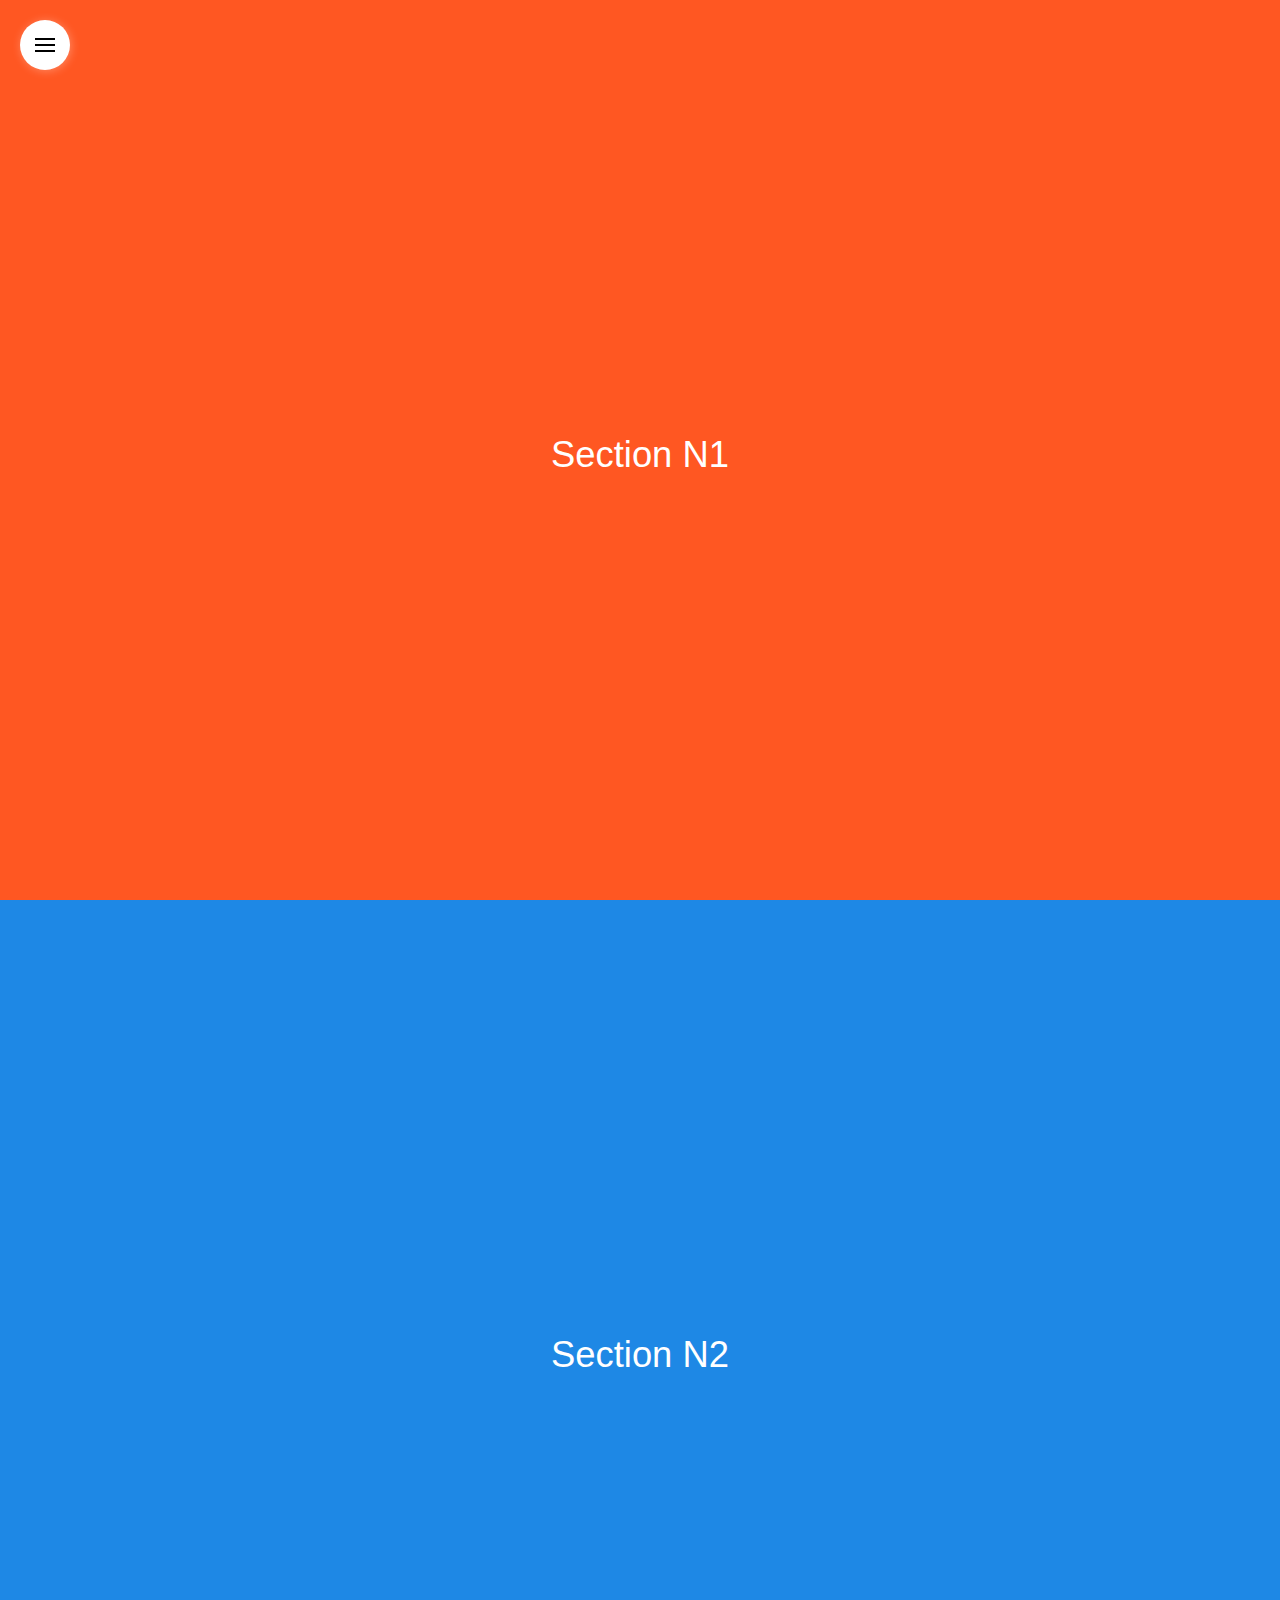
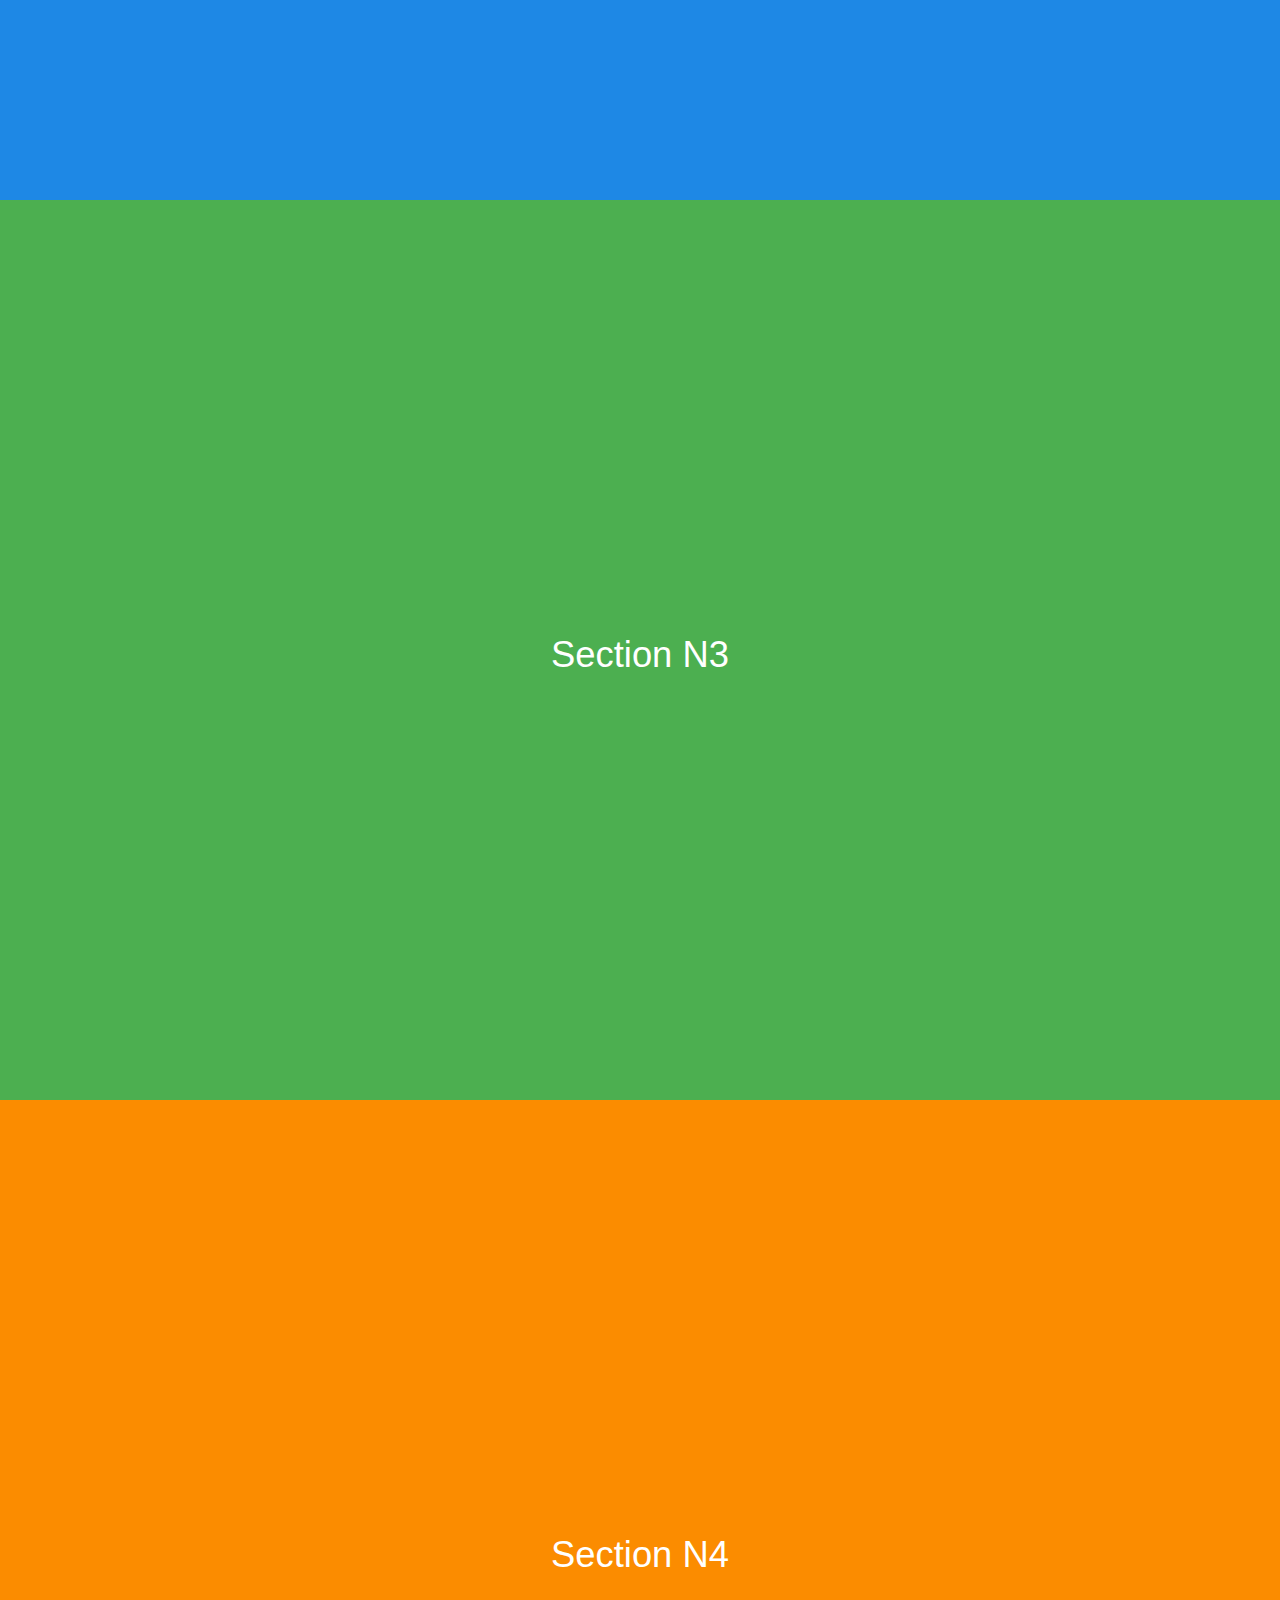
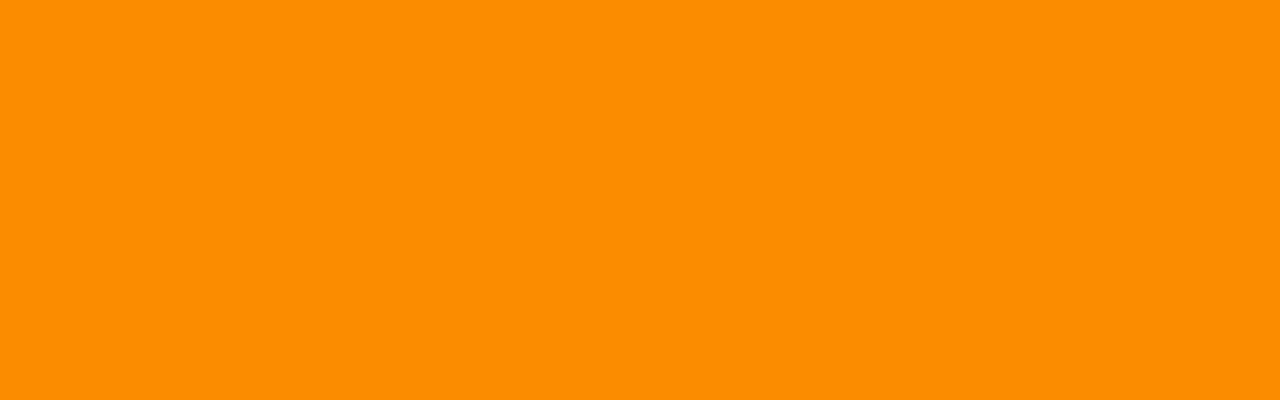
<file: adaptive_menue/index.html>
<!DOCTYPE html>
<html>
<head>
	<meta charset="UTF-8">
	<title>lesson 16</title>
	<link rel="stylesheet" href="css/bootstrap.min.css">
	<link rel="stylesheet" href="css/material-kit.css">
	<link rel="stylesheet" href="css/style.css">
</head>
<body>
<div class="menu-link">
	<span></span>
	<span></span>
	<span></span>
</div>
	<section id="main">
		<h2 class=text-center>Section N1</h2>
	</section>
	<section id="news">
		<h2 class=text-center>Section N2</h2>
	</section>
	<section id="feedback">
		<h2 class=text-center>Section N3</h2>
	</section>
	<section id="maps">
		<h2 class=text-center>Section N4</h2>
	</section>

	<menu>
		<a class="close-btn" href="#close">&times;</a>
		<ul>
			<li><a href="#main">Section N1</a></li>
			<li><a href="#news">Section N2</a></li>
			<li><a href="#feedback">Section N3</a></li>
			<li><a href="#maps">Section N4</a></li>
		</ul>
	</menu>

	<script src="http://code.jquery.com/jquery-2.2.4.min.js"></script>
	<script src="js/main.js"></script>

	
</body>
</html>
</file>
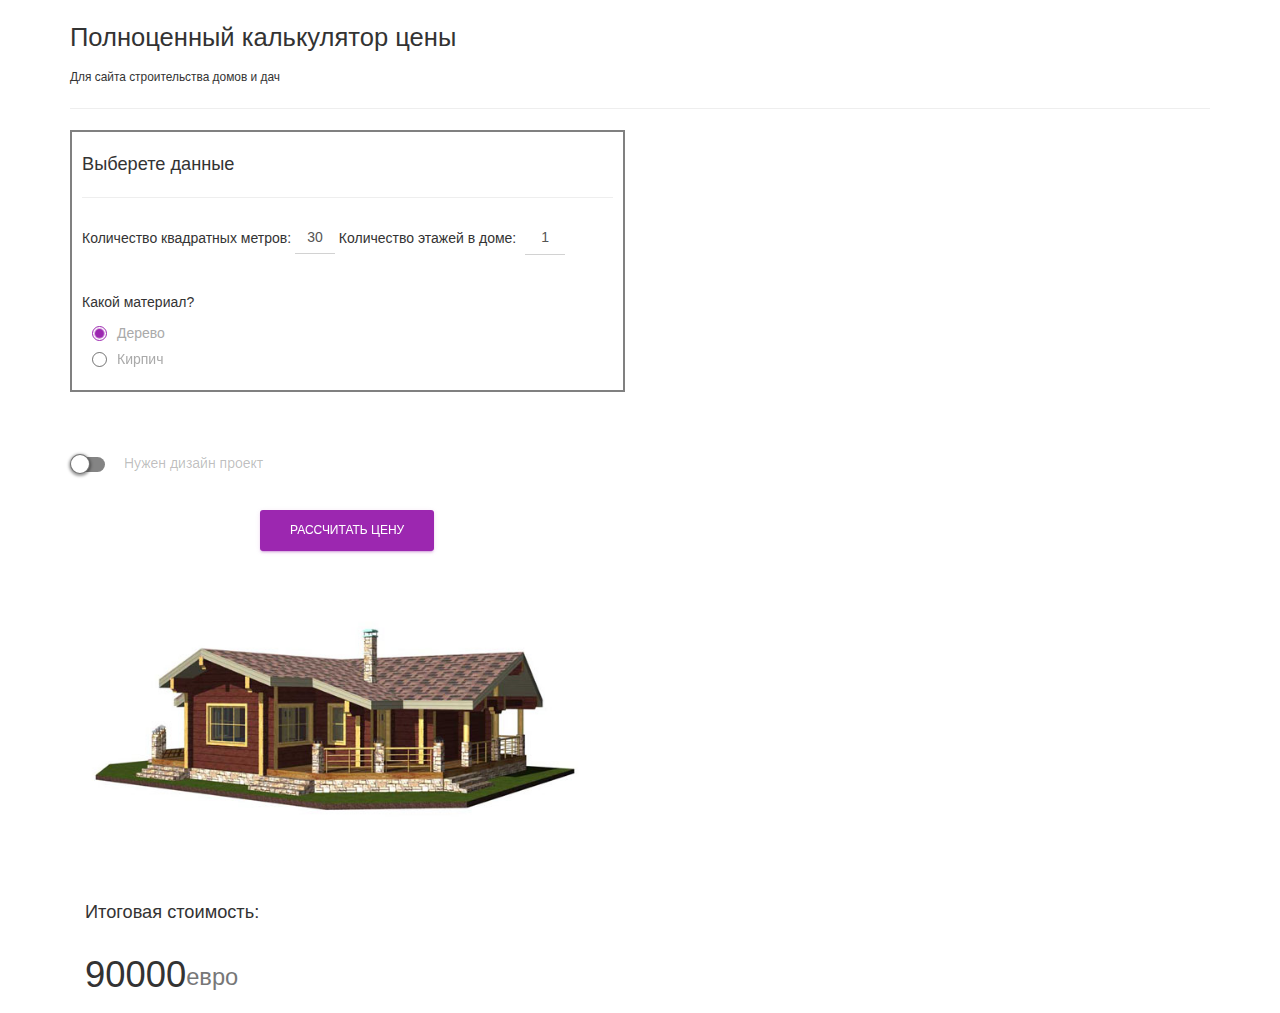
<file: calculator/calculator.html>
<!DOCTYPE html>
<html>
<head>
	<meta charset="UTF-8">
	<title>lesson 17</title>
	<link rel="stylesheet" href="css/bootstrap.min.css">
	<link rel="stylesheet" href="css/material-kit.css">
	<link rel="stylesheet" href="css/style.css">
	
</head>
<body>
<div class="container">
		<h3>Полноценный калькулятор цены</h3>
		<small>Для сайта строительства домов и дач</small>
		<hr>
	<div class="row">
		<div class="col-xs-6">
			<div class="calc-block">
				<h4>Выберете данные</h4>
				<hr>
				<span>Количество квадратных метров: </span>
				<div class="form-group">
					<input type="text" data-toggle="tooltip" data-placement="top" title="Минимум 20" value="30" placeholder="46" class="form-control m-count"/>
				</div>
				<span>Количество этажей в доме: </span>
				<div class="form-group">
					<select name="floor-number" class="form-control floor-number">
						<option value="1">1</option>
						<option value="2">2</option>
						<option value="3">3</option>
					</select>
				</div>
				<br><br>
				<span>Какой материал?</span>
				<div class="radio">
					<label>
						<input type="radio" value="1" checked="true" name="typeOfHouse">
						Дерево
					</label>
				</div>
				<div class="radio">
					<label>
						<input type="radio" value="2" name="typeOfHouse">Кирпич
					</label>
				</div>
			</div>
			<br>
			<div class="togglebutton">
				<label>
				<input type="checkbox">
				Нужен дизайн проект
			</label>
			</div>
			<br>
			<button class="btn btn-primary price-btn">Рассчитать цену</button>
		</div>
	</div>
	<div class="col-xs-6">
		<div class="calc-img">
			<img src="img/1.jpg" alt="">
		</div>
		<h4>Итоговая стоимость: </h4>
		<h2><span id="price">0</span><small>евро</small></h2>
	</div>
</div>

<script src="http://code.jquery.com/jquery-2.2.4.min.js"></script>
<script src="js/bootstrap.min.js"></script>
<script src="js/material-kit.js"></script>
<script src="js/material.min.js"></script>
<script src="js/main.js"></script>


</body>
</html>
</file>
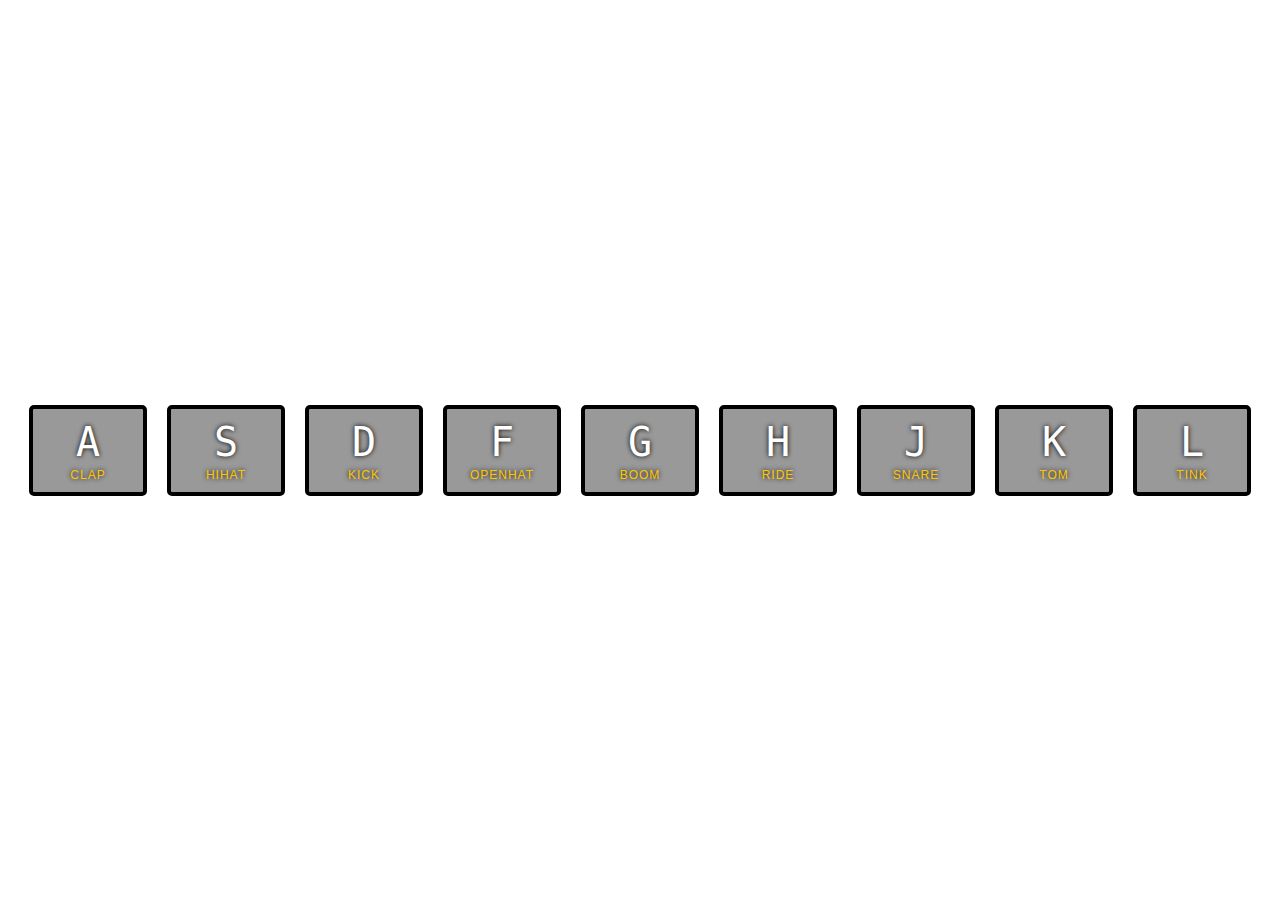
<file: drums/drums.html>
<!DOCTYPE html>
<html lang ="en">
<head>
	<meta charset="utf-8">
	<title>JQuery Drum Kit</title>
	<link rel="stylesheet" href="style.css">
</head>
<body>

<div class="keys" tabindex="1">
	<div data-key ="65" class="key">
		<kbd>A</kbd>
		<span class="sound">clap</span>
	</div>
	<div data-key="83" class="key">
		<kbd>S</kbd>
		<span class="sound">hihat</span>
	</div>
	<div data-key="68" class="key">
		<kbd>D</kbd>
		<span class="sound">kick</span>
	</div>
	<div data-key="70" class="key">
		<kbd>F</kbd>
		<span class="sound">openhat</span>
	</div>
	<div data-key="71" class="key">
		<kbd>G</kbd>
		<span class="sound">boom</span>
	</div>
	<div data-key="72" class="key">
		<kbd>H</kbd>
		<span class="sound">ride</span>
	</div>
	<div data-key="74" class="key">
		<kbd>J</kbd>
		<span class="sound">snare</span>
	</div>
	<div data-key ="75" class="key">
		<kbd>K</kbd>
		<span class="sound">tom</span>
	</div>
	<div data-key ="76" class="key">
		<kbd>L</kbd>
		<span class="sound">tink</span>
	</div>
</div>

<audio data-key="65" src="sounds/clap.wav"></audio>
<audio data-key="83" src="sounds/hihat.wav"></audio>
<audio data-key="68" src="sounds/kick.wav"></audio>
<audio data-key="70" src="sounds/openhat.wav"></audio>
<audio data-key="71" src="sounds/boom.wav"></audio>
<audio data-key="72" src="sounds/ride.wav"></audio>
<audio data-key="74" src="sounds/snare.wav"></audio>
<audio data-key="75" src="sounds/tom.wav"></audio>
<audio data-key="76" src="sounds/tink.wav"></audio>

<script src='http://code.jquery.com/jquery-2.2.4.min.js'></script>
<script>

	$(function() {

		console.log("start function");

		$(this).keydown(function(event) {

			console.log("key catched");
			
			var key = $(this).find('.key[data-key='+event.which+']');

			console.log(key);

			var audio = $(this).find('audio[data-key='+event.which+']')[0];

			key.toggleClass('playing');

			if(!audio) return;

			audio.play();

			audio.currentTime = 0;
		});

		$(this).keyup(function(event){

			var key = $(this).find('.key[data-key='+event.witch+']');

			key.toggleClass('playing');
		});
	});
</script>


</body>
</html>
</file>
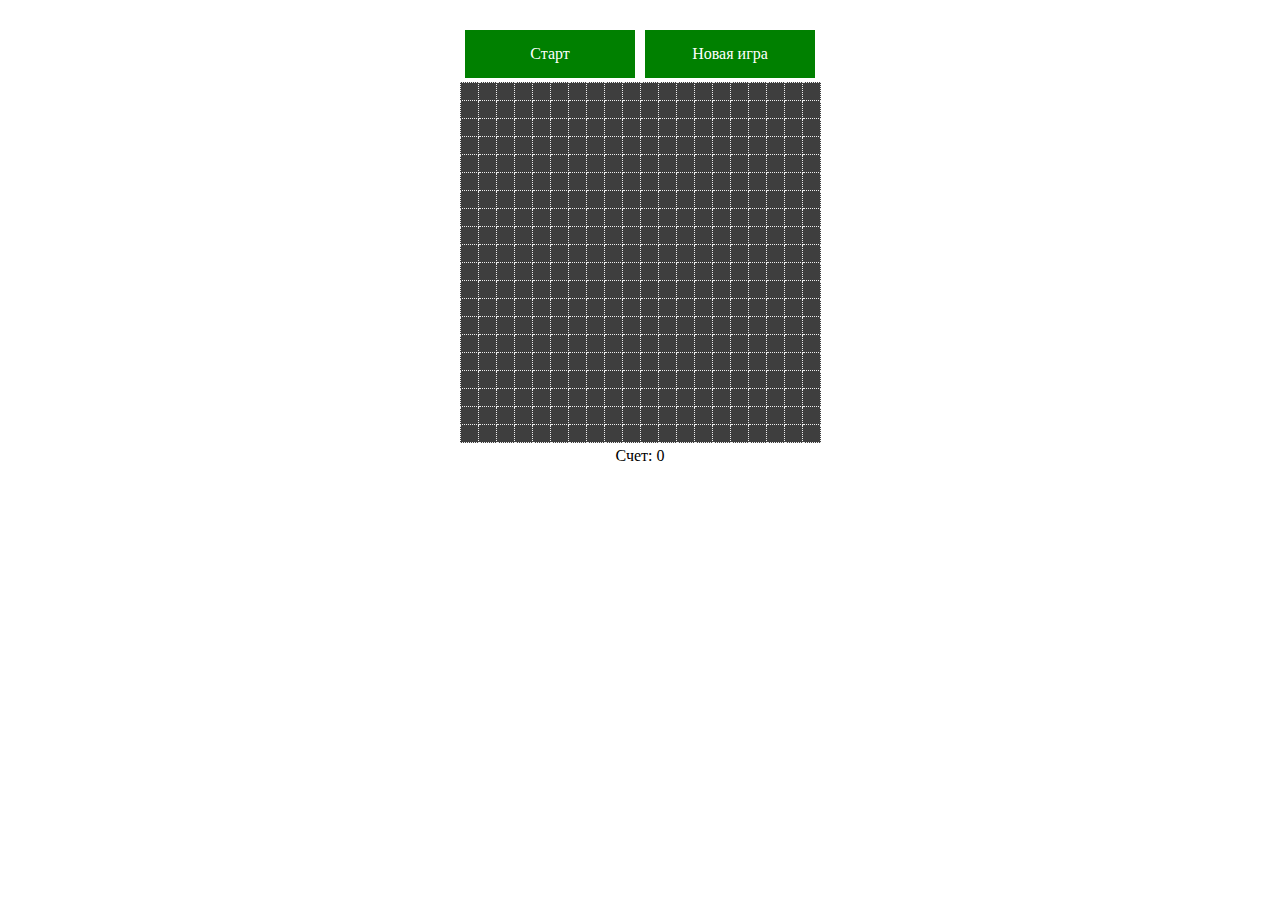
<file: improoved snake/snake.html>
<!DOCTYPE html>
<html lang="en">
<head>
    <meta charset="UTF-8">
    <title>Snake</title>
    <link rel="stylesheet" href="Snake_VT.css">
    <script src="Snake_VT.js" defer></script>
</head>
<body>
<div class="wrap">
    <div class="buttons">
        <div class="snake-start">Старт</div>
        <div class="snake-renew">Новая игра</div>
    </div>
    <div id="snake-field"></div>
    <div class="score">
        <span class="score-text">Счет: </span><span class="score-point"></span>
    </div>
</div>
</body>
</html>
</file>
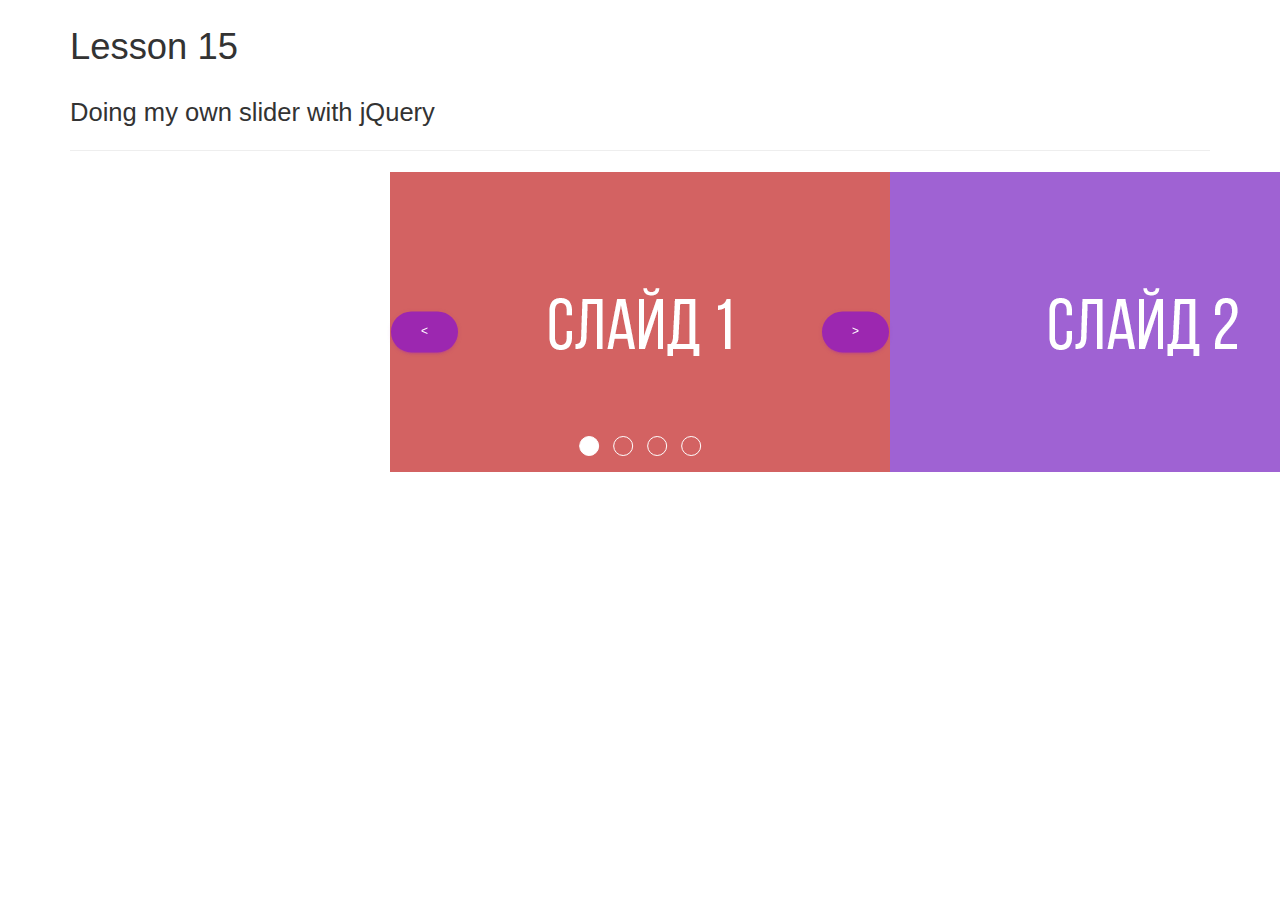
<file: slider/slider.html>
<!DOCTYPE html>
<html>
<head>
	<meta charset="UTF-8">
	<title>Slider</title>
	<link rel="stylesheet" href="css/bootstrap.min.css">
	<link rel="stylesheet" href="css/material-kit.css">
	<link rel="stylesheet" href="css/style.css">
</head>
<body>
	
	<div class="container">
	<h2>Lesson 15</h2>
		<h3>Doing my own slider with jQuery</h3>
		<hr>
			<div class="slider">
				<div class="viewport">
					<ul class="sliderwprapper">
						<li class="slide"><img src="img/1.png" alt="Slide 1"></li>
						<li class="slide"><img src="img/2.png" alt="Slide 2"></li>
						<li class="slide"><img src="img/3.png" alt="Slide 3"></li>
						<li class="slide"><img src="img/4.png" alt="Slide 4"></li>
					</ul>
					<div class="btn btn-prev	btn-round btn-primary">&lt;</div>
					<div class="btn btn-next	btn-round btn-primary">&gt;</div>

					<div class="btns">
						<div class="slide-nav active"></div>
						<div class="slide-nav"></div>
						<div class="slide-nav"></div>
						<div class="slide-nav"></div>
					</div>
				</div>
			</div>
	</div>
	<script src="http://code.jquery.com/jquery-2.2.4.min.js"></script>
	<script src="main.js"></script>
	
</body>
</html>
</file>
<file: adaptive_menue/css/material-kit.css>
body {
  background-color: #fff;
}
body.inverse {
  background: #333333;
}
body.inverse, body.inverse .form-control {
  color: #ffffff;
}
body.inverse .modal,
body.inverse .modal .form-control,
body.inverse .panel-default,
body.inverse .panel-default .form-control,
body.inverse .card,
body.inverse .card .form-control {
  background-color: initial;
  color: initial;
}

.life-of-material-kit {
  background: #FFFFFF;
}

body, h1, h2, h3, h4, h5, h6, .h1, .h2, .h3, .h4 {
  font-family: "Roboto", "Helvetica", "Arial", sans-serif;
  font-weight: 300;
  line-height: 1.5em;
}

a, a:hover, a:focus {
  color: #9c27b0;
}
a .material-icons, a:hover .material-icons, a:focus .material-icons {
  vertical-align: middle;
}

/*           Animations              */
.animation-transition-general, .carousel .carousel-indicators li {
  -webkit-transition: all 300ms linear;
  -moz-transition: all 300ms linear;
  -o-transition: all 300ms linear;
  -ms-transition: all 300ms linear;
  transition: all 300ms linear;
}

.animation-transition-slow {
  -webkit-transition: all 370ms linear;
  -moz-transition: all 370ms linear;
  -o-transition: all 370ms linear;
  -ms-transition: all 370ms linear;
  transition: all 370ms linear;
}

.animation-transition-fast, .navbar {
  -webkit-transition: all 150ms ease 0s;
  -moz-transition: all 150ms ease 0s;
  -o-transition: all 150ms ease 0s;
  -ms-transition: all 150ms ease 0s;
  transition: all 150ms ease 0s;
}

.form-horizontal .radio,
.form-horizontal .checkbox,
.form-horizontal .radio-inline,
.form-horizontal .checkbox-inline {
  padding-top: 0;
}
.form-horizontal .radio {
  margin-bottom: 10px;
}
.form-horizontal label {
  text-align: right;
}
.form-horizontal label.control-label {
  margin: 0;
}

.btn,
.navbar .navbar-nav > li > a.btn {
  border: none;
  border-radius: 3px;
  position: relative;
  padding: 12px 30px;
  margin: 10px 1px;
  font-size: 12px;
  font-weight: 400;
  text-transform: uppercase;
  letter-spacing: 0;
  will-change: box-shadow, transform;
  transition: box-shadow 0.2s cubic-bezier(0.4, 0, 1, 1), background-color 0.2s cubic-bezier(0.4, 0, 0.2, 1);
}
.btn::-moz-focus-inner,
.navbar .navbar-nav > li > a.btn::-moz-focus-inner {
  border: 0;
}
.btn, .btn.btn-default,
.navbar .navbar-nav > li > a.btn,
.navbar .navbar-nav > li > a.btn.btn-default {
  box-shadow: 0 2px 2px 0 rgba(153, 153, 153, 0.14), 0 3px 1px -2px rgba(153, 153, 153, 0.2), 0 1px 5px 0 rgba(153, 153, 153, 0.12);
}
.btn, .btn:hover, .btn:focus, .btn:active, .btn.active, .btn:active:focus, .btn:active:hover, .btn.active:focus, .btn.active:hover, .open > .btn.dropdown-toggle, .open > .btn.dropdown-toggle:focus, .open > .btn.dropdown-toggle:hover, .btn.btn-default, .btn.btn-default:hover, .btn.btn-default:focus, .btn.btn-default:active, .btn.btn-default.active, .btn.btn-default:active:focus, .btn.btn-default:active:hover, .btn.btn-default.active:focus, .btn.btn-default.active:hover, .open > .btn.btn-default.dropdown-toggle, .open > .btn.btn-default.dropdown-toggle:focus, .open > .btn.btn-default.dropdown-toggle:hover,
.navbar .navbar-nav > li > a.btn,
.navbar .navbar-nav > li > a.btn:hover,
.navbar .navbar-nav > li > a.btn:focus,
.navbar .navbar-nav > li > a.btn:active,
.navbar .navbar-nav > li > a.btn.active,
.navbar .navbar-nav > li > a.btn:active:focus,
.navbar .navbar-nav > li > a.btn:active:hover,
.navbar .navbar-nav > li > a.btn.active:focus,
.navbar .navbar-nav > li > a.btn.active:hover, .open >
.navbar .navbar-nav > li > a.btn.dropdown-toggle, .open >
.navbar .navbar-nav > li > a.btn.dropdown-toggle:focus, .open >
.navbar .navbar-nav > li > a.btn.dropdown-toggle:hover,
.navbar .navbar-nav > li > a.btn.btn-default,
.navbar .navbar-nav > li > a.btn.btn-default:hover,
.navbar .navbar-nav > li > a.btn.btn-default:focus,
.navbar .navbar-nav > li > a.btn.btn-default:active,
.navbar .navbar-nav > li > a.btn.btn-default.active,
.navbar .navbar-nav > li > a.btn.btn-default:active:focus,
.navbar .navbar-nav > li > a.btn.btn-default:active:hover,
.navbar .navbar-nav > li > a.btn.btn-default.active:focus,
.navbar .navbar-nav > li > a.btn.btn-default.active:hover, .open >
.navbar .navbar-nav > li > a.btn.btn-default.dropdown-toggle, .open >
.navbar .navbar-nav > li > a.btn.btn-default.dropdown-toggle:focus, .open >
.navbar .navbar-nav > li > a.btn.btn-default.dropdown-toggle:hover {
  background-color: #999999;
  color: #FFFFFF;
}
.btn:focus, .btn:active, .btn:hover, .btn.btn-default:focus, .btn.btn-default:active, .btn.btn-default:hover,
.navbar .navbar-nav > li > a.btn:focus,
.navbar .navbar-nav > li > a.btn:active,
.navbar .navbar-nav > li > a.btn:hover,
.navbar .navbar-nav > li > a.btn.btn-default:focus,
.navbar .navbar-nav > li > a.btn.btn-default:active,
.navbar .navbar-nav > li > a.btn.btn-default:hover {
  box-shadow: 0 14px 26px -12px rgba(153, 153, 153, 0.42), 0 4px 23px 0px rgba(0, 0, 0, 0.12), 0 8px 10px -5px rgba(153, 153, 153, 0.2);
}
.btn.disabled, .btn.disabled:hover, .btn.disabled:focus, .btn.disabled.focus, .btn.disabled:active, .btn.disabled.active, .btn:disabled, .btn:disabled:hover, .btn:disabled:focus, .btn:disabled.focus, .btn:disabled:active, .btn:disabled.active, .btn[disabled], .btn[disabled]:hover, .btn[disabled]:focus, .btn[disabled].focus, .btn[disabled]:active, .btn[disabled].active, fieldset[disabled] .btn, fieldset[disabled] .btn:hover, fieldset[disabled] .btn:focus, fieldset[disabled] .btn.focus, fieldset[disabled] .btn:active, fieldset[disabled] .btn.active, .btn.btn-default.disabled, .btn.btn-default.disabled:hover, .btn.btn-default.disabled:focus, .btn.btn-default.disabled.focus, .btn.btn-default.disabled:active, .btn.btn-default.disabled.active, .btn.btn-default:disabled, .btn.btn-default:disabled:hover, .btn.btn-default:disabled:focus, .btn.btn-default:disabled.focus, .btn.btn-default:disabled:active, .btn.btn-default:disabled.active, .btn.btn-default[disabled], .btn.btn-default[disabled]:hover, .btn.btn-default[disabled]:focus, .btn.btn-default[disabled].focus, .btn.btn-default[disabled]:active, .btn.btn-default[disabled].active, fieldset[disabled] .btn.btn-default, fieldset[disabled] .btn.btn-default:hover, fieldset[disabled] .btn.btn-default:focus, fieldset[disabled] .btn.btn-default.focus, fieldset[disabled] .btn.btn-default:active, fieldset[disabled] .btn.btn-default.active,
.navbar .navbar-nav > li > a.btn.disabled,
.navbar .navbar-nav > li > a.btn.disabled:hover,
.navbar .navbar-nav > li > a.btn.disabled:focus,
.navbar .navbar-nav > li > a.btn.disabled.focus,
.navbar .navbar-nav > li > a.btn.disabled:active,
.navbar .navbar-nav > li > a.btn.disabled.active,
.navbar .navbar-nav > li > a.btn:disabled,
.navbar .navbar-nav > li > a.btn:disabled:hover,
.navbar .navbar-nav > li > a.btn:disabled:focus,
.navbar .navbar-nav > li > a.btn:disabled.focus,
.navbar .navbar-nav > li > a.btn:disabled:active,
.navbar .navbar-nav > li > a.btn:disabled.active,
.navbar .navbar-nav > li > a.btn[disabled],
.navbar .navbar-nav > li > a.btn[disabled]:hover,
.navbar .navbar-nav > li > a.btn[disabled]:focus,
.navbar .navbar-nav > li > a.btn[disabled].focus,
.navbar .navbar-nav > li > a.btn[disabled]:active,
.navbar .navbar-nav > li > a.btn[disabled].active, fieldset[disabled]
.navbar .navbar-nav > li > a.btn, fieldset[disabled]
.navbar .navbar-nav > li > a.btn:hover, fieldset[disabled]
.navbar .navbar-nav > li > a.btn:focus, fieldset[disabled]
.navbar .navbar-nav > li > a.btn.focus, fieldset[disabled]
.navbar .navbar-nav > li > a.btn:active, fieldset[disabled]
.navbar .navbar-nav > li > a.btn.active,
.navbar .navbar-nav > li > a.btn.btn-default.disabled,
.navbar .navbar-nav > li > a.btn.btn-default.disabled:hover,
.navbar .navbar-nav > li > a.btn.btn-default.disabled:focus,
.navbar .navbar-nav > li > a.btn.btn-default.disabled.focus,
.navbar .navbar-nav > li > a.btn.btn-default.disabled:active,
.navbar .navbar-nav > li > a.btn.btn-default.disabled.active,
.navbar .navbar-nav > li > a.btn.btn-default:disabled,
.navbar .navbar-nav > li > a.btn.btn-default:disabled:hover,
.navbar .navbar-nav > li > a.btn.btn-default:disabled:focus,
.navbar .navbar-nav > li > a.btn.btn-default:disabled.focus,
.navbar .navbar-nav > li > a.btn.btn-default:disabled:active,
.navbar .navbar-nav > li > a.btn.btn-default:disabled.active,
.navbar .navbar-nav > li > a.btn.btn-default[disabled],
.navbar .navbar-nav > li > a.btn.btn-default[disabled]:hover,
.navbar .navbar-nav > li > a.btn.btn-default[disabled]:focus,
.navbar .navbar-nav > li > a.btn.btn-default[disabled].focus,
.navbar .navbar-nav > li > a.btn.btn-default[disabled]:active,
.navbar .navbar-nav > li > a.btn.btn-default[disabled].active, fieldset[disabled]
.navbar .navbar-nav > li > a.btn.btn-default, fieldset[disabled]
.navbar .navbar-nav > li > a.btn.btn-default:hover, fieldset[disabled]
.navbar .navbar-nav > li > a.btn.btn-default:focus, fieldset[disabled]
.navbar .navbar-nav > li > a.btn.btn-default.focus, fieldset[disabled]
.navbar .navbar-nav > li > a.btn.btn-default:active, fieldset[disabled]
.navbar .navbar-nav > li > a.btn.btn-default.active {
  box-shadow: none;
}
.btn.btn-simple, .btn.btn-default.btn-simple,
.navbar .navbar-nav > li > a.btn.btn-simple,
.navbar .navbar-nav > li > a.btn.btn-default.btn-simple {
  background-color: transparent;
  color: #999999;
  box-shadow: none;
}
.btn.btn-simple:hover, .btn.btn-simple:focus, .btn.btn-simple:active, .btn.btn-default.btn-simple:hover, .btn.btn-default.btn-simple:focus, .btn.btn-default.btn-simple:active,
.navbar .navbar-nav > li > a.btn.btn-simple:hover,
.navbar .navbar-nav > li > a.btn.btn-simple:focus,
.navbar .navbar-nav > li > a.btn.btn-simple:active,
.navbar .navbar-nav > li > a.btn.btn-default.btn-simple:hover,
.navbar .navbar-nav > li > a.btn.btn-default.btn-simple:focus,
.navbar .navbar-nav > li > a.btn.btn-default.btn-simple:active {
  background-color: transparent;
  color: #999999;
}
.btn.btn-primary,
.navbar .navbar-nav > li > a.btn.btn-primary {
  box-shadow: 0 2px 2px 0 rgba(156, 39, 176, 0.14), 0 3px 1px -2px rgba(156, 39, 176, 0.2), 0 1px 5px 0 rgba(156, 39, 176, 0.12);
}
.btn.btn-primary, .btn.btn-primary:hover, .btn.btn-primary:focus, .btn.btn-primary:active, .btn.btn-primary.active, .btn.btn-primary:active:focus, .btn.btn-primary:active:hover, .btn.btn-primary.active:focus, .btn.btn-primary.active:hover, .open > .btn.btn-primary.dropdown-toggle, .open > .btn.btn-primary.dropdown-toggle:focus, .open > .btn.btn-primary.dropdown-toggle:hover,
.navbar .navbar-nav > li > a.btn.btn-primary,
.navbar .navbar-nav > li > a.btn.btn-primary:hover,
.navbar .navbar-nav > li > a.btn.btn-primary:focus,
.navbar .navbar-nav > li > a.btn.btn-primary:active,
.navbar .navbar-nav > li > a.btn.btn-primary.active,
.navbar .navbar-nav > li > a.btn.btn-primary:active:focus,
.navbar .navbar-nav > li > a.btn.btn-primary:active:hover,
.navbar .navbar-nav > li > a.btn.btn-primary.active:focus,
.navbar .navbar-nav > li > a.btn.btn-primary.active:hover, .open >
.navbar .navbar-nav > li > a.btn.btn-primary.dropdown-toggle, .open >
.navbar .navbar-nav > li > a.btn.btn-primary.dropdown-toggle:focus, .open >
.navbar .navbar-nav > li > a.btn.btn-primary.dropdown-toggle:hover {
  background-color: #9c27b0;
  color: #FFFFFF;
}
.btn.btn-primary:focus, .btn.btn-primary:active, .btn.btn-primary:hover,
.navbar .navbar-nav > li > a.btn.btn-primary:focus,
.navbar .navbar-nav > li > a.btn.btn-primary:active,
.navbar .navbar-nav > li > a.btn.btn-primary:hover {
  box-shadow: 0 14px 26px -12px rgba(156, 39, 176, 0.42), 0 4px 23px 0px rgba(0, 0, 0, 0.12), 0 8px 10px -5px rgba(156, 39, 176, 0.2);
}
.btn.btn-primary.disabled, .btn.btn-primary.disabled:hover, .btn.btn-primary.disabled:focus, .btn.btn-primary.disabled.focus, .btn.btn-primary.disabled:active, .btn.btn-primary.disabled.active, .btn.btn-primary:disabled, .btn.btn-primary:disabled:hover, .btn.btn-primary:disabled:focus, .btn.btn-primary:disabled.focus, .btn.btn-primary:disabled:active, .btn.btn-primary:disabled.active, .btn.btn-primary[disabled], .btn.btn-primary[disabled]:hover, .btn.btn-primary[disabled]:focus, .btn.btn-primary[disabled].focus, .btn.btn-primary[disabled]:active, .btn.btn-primary[disabled].active, fieldset[disabled] .btn.btn-primary, fieldset[disabled] .btn.btn-primary:hover, fieldset[disabled] .btn.btn-primary:focus, fieldset[disabled] .btn.btn-primary.focus, fieldset[disabled] .btn.btn-primary:active, fieldset[disabled] .btn.btn-primary.active,
.navbar .navbar-nav > li > a.btn.btn-primary.disabled,
.navbar .navbar-nav > li > a.btn.btn-primary.disabled:hover,
.navbar .navbar-nav > li > a.btn.btn-primary.disabled:focus,
.navbar .navbar-nav > li > a.btn.btn-primary.disabled.focus,
.navbar .navbar-nav > li > a.btn.btn-primary.disabled:active,
.navbar .navbar-nav > li > a.btn.btn-primary.disabled.active,
.navbar .navbar-nav > li > a.btn.btn-primary:disabled,
.navbar .navbar-nav > li > a.btn.btn-primary:disabled:hover,
.navbar .navbar-nav > li > a.btn.btn-primary:disabled:focus,
.navbar .navbar-nav > li > a.btn.btn-primary:disabled.focus,
.navbar .navbar-nav > li > a.btn.btn-primary:disabled:active,
.navbar .navbar-nav > li > a.btn.btn-primary:disabled.active,
.navbar .navbar-nav > li > a.btn.btn-primary[disabled],
.navbar .navbar-nav > li > a.btn.btn-primary[disabled]:hover,
.navbar .navbar-nav > li > a.btn.btn-primary[disabled]:focus,
.navbar .navbar-nav > li > a.btn.btn-primary[disabled].focus,
.navbar .navbar-nav > li > a.btn.btn-primary[disabled]:active,
.navbar .navbar-nav > li > a.btn.btn-primary[disabled].active, fieldset[disabled]
.navbar .navbar-nav > li > a.btn.btn-primary, fieldset[disabled]
.navbar .navbar-nav > li > a.btn.btn-primary:hover, fieldset[disabled]
.navbar .navbar-nav > li > a.btn.btn-primary:focus, fieldset[disabled]
.navbar .navbar-nav > li > a.btn.btn-primary.focus, fieldset[disabled]
.navbar .navbar-nav > li > a.btn.btn-primary:active, fieldset[disabled]
.navbar .navbar-nav > li > a.btn.btn-primary.active {
  box-shadow: none;
}
.btn.btn-primary.btn-simple,
.navbar .navbar-nav > li > a.btn.btn-primary.btn-simple {
  background-color: transparent;
  color: #9c27b0;
  box-shadow: none;
}
.btn.btn-primary.btn-simple:hover, .btn.btn-primary.btn-simple:focus, .btn.btn-primary.btn-simple:active,
.navbar .navbar-nav > li > a.btn.btn-primary.btn-simple:hover,
.navbar .navbar-nav > li > a.btn.btn-primary.btn-simple:focus,
.navbar .navbar-nav > li > a.btn.btn-primary.btn-simple:active {
  background-color: transparent;
  color: #9c27b0;
}
.btn.btn-info,
.navbar .navbar-nav > li > a.btn.btn-info {
  box-shadow: 0 2px 2px 0 rgba(3, 169, 244, 0.14), 0 3px 1px -2px rgba(3, 169, 244, 0.2), 0 1px 5px 0 rgba(3, 169, 244, 0.12);
}
.btn.btn-info, .btn.btn-info:hover, .btn.btn-info:focus, .btn.btn-info:active, .btn.btn-info.active, .btn.btn-info:active:focus, .btn.btn-info:active:hover, .btn.btn-info.active:focus, .btn.btn-info.active:hover, .open > .btn.btn-info.dropdown-toggle, .open > .btn.btn-info.dropdown-toggle:focus, .open > .btn.btn-info.dropdown-toggle:hover,
.navbar .navbar-nav > li > a.btn.btn-info,
.navbar .navbar-nav > li > a.btn.btn-info:hover,
.navbar .navbar-nav > li > a.btn.btn-info:focus,
.navbar .navbar-nav > li > a.btn.btn-info:active,
.navbar .navbar-nav > li > a.btn.btn-info.active,
.navbar .navbar-nav > li > a.btn.btn-info:active:focus,
.navbar .navbar-nav > li > a.btn.btn-info:active:hover,
.navbar .navbar-nav > li > a.btn.btn-info.active:focus,
.navbar .navbar-nav > li > a.btn.btn-info.active:hover, .open >
.navbar .navbar-nav > li > a.btn.btn-info.dropdown-toggle, .open >
.navbar .navbar-nav > li > a.btn.btn-info.dropdown-toggle:focus, .open >
.navbar .navbar-nav > li > a.btn.btn-info.dropdown-toggle:hover {
  background-color: #03a9f4;
  color: #FFFFFF;
}
.btn.btn-info:focus, .btn.btn-info:active, .btn.btn-info:hover,
.navbar .navbar-nav > li > a.btn.btn-info:focus,
.navbar .navbar-nav > li > a.btn.btn-info:active,
.navbar .navbar-nav > li > a.btn.btn-info:hover {
  box-shadow: 0 14px 26px -12px rgba(3, 169, 244, 0.42), 0 4px 23px 0px rgba(0, 0, 0, 0.12), 0 8px 10px -5px rgba(3, 169, 244, 0.2);
}
.btn.btn-info.disabled, .btn.btn-info.disabled:hover, .btn.btn-info.disabled:focus, .btn.btn-info.disabled.focus, .btn.btn-info.disabled:active, .btn.btn-info.disabled.active, .btn.btn-info:disabled, .btn.btn-info:disabled:hover, .btn.btn-info:disabled:focus, .btn.btn-info:disabled.focus, .btn.btn-info:disabled:active, .btn.btn-info:disabled.active, .btn.btn-info[disabled], .btn.btn-info[disabled]:hover, .btn.btn-info[disabled]:focus, .btn.btn-info[disabled].focus, .btn.btn-info[disabled]:active, .btn.btn-info[disabled].active, fieldset[disabled] .btn.btn-info, fieldset[disabled] .btn.btn-info:hover, fieldset[disabled] .btn.btn-info:focus, fieldset[disabled] .btn.btn-info.focus, fieldset[disabled] .btn.btn-info:active, fieldset[disabled] .btn.btn-info.active,
.navbar .navbar-nav > li > a.btn.btn-info.disabled,
.navbar .navbar-nav > li > a.btn.btn-info.disabled:hover,
.navbar .navbar-nav > li > a.btn.btn-info.disabled:focus,
.navbar .navbar-nav > li > a.btn.btn-info.disabled.focus,
.navbar .navbar-nav > li > a.btn.btn-info.disabled:active,
.navbar .navbar-nav > li > a.btn.btn-info.disabled.active,
.navbar .navbar-nav > li > a.btn.btn-info:disabled,
.navbar .navbar-nav > li > a.btn.btn-info:disabled:hover,
.navbar .navbar-nav > li > a.btn.btn-info:disabled:focus,
.navbar .navbar-nav > li > a.btn.btn-info:disabled.focus,
.navbar .navbar-nav > li > a.btn.btn-info:disabled:active,
.navbar .navbar-nav > li > a.btn.btn-info:disabled.active,
.navbar .navbar-nav > li > a.btn.btn-info[disabled],
.navbar .navbar-nav > li > a.btn.btn-info[disabled]:hover,
.navbar .navbar-nav > li > a.btn.btn-info[disabled]:focus,
.navbar .navbar-nav > li > a.btn.btn-info[disabled].focus,
.navbar .navbar-nav > li > a.btn.btn-info[disabled]:active,
.navbar .navbar-nav > li > a.btn.btn-info[disabled].active, fieldset[disabled]
.navbar .navbar-nav > li > a.btn.btn-info, fieldset[disabled]
.navbar .navbar-nav > li > a.btn.btn-info:hover, fieldset[disabled]
.navbar .navbar-nav > li > a.btn.btn-info:focus, fieldset[disabled]
.navbar .navbar-nav > li > a.btn.btn-info.focus, fieldset[disabled]
.navbar .navbar-nav > li > a.btn.btn-info:active, fieldset[disabled]
.navbar .navbar-nav > li > a.btn.btn-info.active {
  box-shadow: none;
}
.btn.btn-info.btn-simple,
.navbar .navbar-nav > li > a.btn.btn-info.btn-simple {
  background-color: transparent;
  color: #03a9f4;
  box-shadow: none;
}
.btn.btn-info.btn-simple:hover, .btn.btn-info.btn-simple:focus, .btn.btn-info.btn-simple:active,
.navbar .navbar-nav > li > a.btn.btn-info.btn-simple:hover,
.navbar .navbar-nav > li > a.btn.btn-info.btn-simple:focus,
.navbar .navbar-nav > li > a.btn.btn-info.btn-simple:active {
  background-color: transparent;
  color: #03a9f4;
}
.btn.btn-success,
.navbar .navbar-nav > li > a.btn.btn-success {
  box-shadow: 0 2px 2px 0 rgba(76, 175, 80, 0.14), 0 3px 1px -2px rgba(76, 175, 80, 0.2), 0 1px 5px 0 rgba(76, 175, 80, 0.12);
}
.btn.btn-success, .btn.btn-success:hover, .btn.btn-success:focus, .btn.btn-success:active, .btn.btn-success.active, .btn.btn-success:active:focus, .btn.btn-success:active:hover, .btn.btn-success.active:focus, .btn.btn-success.active:hover, .open > .btn.btn-success.dropdown-toggle, .open > .btn.btn-success.dropdown-toggle:focus, .open > .btn.btn-success.dropdown-toggle:hover,
.navbar .navbar-nav > li > a.btn.btn-success,
.navbar .navbar-nav > li > a.btn.btn-success:hover,
.navbar .navbar-nav > li > a.btn.btn-success:focus,
.navbar .navbar-nav > li > a.btn.btn-success:active,
.navbar .navbar-nav > li > a.btn.btn-success.active,
.navbar .navbar-nav > li > a.btn.btn-success:active:focus,
.navbar .navbar-nav > li > a.btn.btn-success:active:hover,
.navbar .navbar-nav > li > a.btn.btn-success.active:focus,
.navbar .navbar-nav > li > a.btn.btn-success.active:hover, .open >
.navbar .navbar-nav > li > a.btn.btn-success.dropdown-toggle, .open >
.navbar .navbar-nav > li > a.btn.btn-success.dropdown-toggle:focus, .open >
.navbar .navbar-nav > li > a.btn.btn-success.dropdown-toggle:hover {
  background-color: #4caf50;
  color: #FFFFFF;
}
.btn.btn-success:focus, .btn.btn-success:active, .btn.btn-success:hover,
.navbar .navbar-nav > li > a.btn.btn-success:focus,
.navbar .navbar-nav > li > a.btn.btn-success:active,
.navbar .navbar-nav > li > a.btn.btn-success:hover {
  box-shadow: 0 14px 26px -12px rgba(76, 175, 80, 0.42), 0 4px 23px 0px rgba(0, 0, 0, 0.12), 0 8px 10px -5px rgba(76, 175, 80, 0.2);
}
.btn.btn-success.disabled, .btn.btn-success.disabled:hover, .btn.btn-success.disabled:focus, .btn.btn-success.disabled.focus, .btn.btn-success.disabled:active, .btn.btn-success.disabled.active, .btn.btn-success:disabled, .btn.btn-success:disabled:hover, .btn.btn-success:disabled:focus, .btn.btn-success:disabled.focus, .btn.btn-success:disabled:active, .btn.btn-success:disabled.active, .btn.btn-success[disabled], .btn.btn-success[disabled]:hover, .btn.btn-success[disabled]:focus, .btn.btn-success[disabled].focus, .btn.btn-success[disabled]:active, .btn.btn-success[disabled].active, fieldset[disabled] .btn.btn-success, fieldset[disabled] .btn.btn-success:hover, fieldset[disabled] .btn.btn-success:focus, fieldset[disabled] .btn.btn-success.focus, fieldset[disabled] .btn.btn-success:active, fieldset[disabled] .btn.btn-success.active,
.navbar .navbar-nav > li > a.btn.btn-success.disabled,
.navbar .navbar-nav > li > a.btn.btn-success.disabled:hover,
.navbar .navbar-nav > li > a.btn.btn-success.disabled:focus,
.navbar .navbar-nav > li > a.btn.btn-success.disabled.focus,
.navbar .navbar-nav > li > a.btn.btn-success.disabled:active,
.navbar .navbar-nav > li > a.btn.btn-success.disabled.active,
.navbar .navbar-nav > li > a.btn.btn-success:disabled,
.navbar .navbar-nav > li > a.btn.btn-success:disabled:hover,
.navbar .navbar-nav > li > a.btn.btn-success:disabled:focus,
.navbar .navbar-nav > li > a.btn.btn-success:disabled.focus,
.navbar .navbar-nav > li > a.btn.btn-success:disabled:active,
.navbar .navbar-nav > li > a.btn.btn-success:disabled.active,
.navbar .navbar-nav > li > a.btn.btn-success[disabled],
.navbar .navbar-nav > li > a.btn.btn-success[disabled]:hover,
.navbar .navbar-nav > li > a.btn.btn-success[disabled]:focus,
.navbar .navbar-nav > li > a.btn.btn-success[disabled].focus,
.navbar .navbar-nav > li > a.btn.btn-success[disabled]:active,
.navbar .navbar-nav > li > a.btn.btn-success[disabled].active, fieldset[disabled]
.navbar .navbar-nav > li > a.btn.btn-success, fieldset[disabled]
.navbar .navbar-nav > li > a.btn.btn-success:hover, fieldset[disabled]
.navbar .navbar-nav > li > a.btn.btn-success:focus, fieldset[disabled]
.navbar .navbar-nav > li > a.btn.btn-success.focus, fieldset[disabled]
.navbar .navbar-nav > li > a.btn.btn-success:active, fieldset[disabled]
.navbar .navbar-nav > li > a.btn.btn-success.active {
  box-shadow: none;
}
.btn.btn-success.btn-simple,
.navbar .navbar-nav > li > a.btn.btn-success.btn-simple {
  background-color: transparent;
  color: #4caf50;
  box-shadow: none;
}
.btn.btn-success.btn-simple:hover, .btn.btn-success.btn-simple:focus, .btn.btn-success.btn-simple:active,
.navbar .navbar-nav > li > a.btn.btn-success.btn-simple:hover,
.navbar .navbar-nav > li > a.btn.btn-success.btn-simple:focus,
.navbar .navbar-nav > li > a.btn.btn-success.btn-simple:active {
  background-color: transparent;
  color: #4caf50;
}
.btn.btn-warning,
.navbar .navbar-nav > li > a.btn.btn-warning {
  box-shadow: 0 2px 2px 0 rgba(251, 192, 45, 0.14), 0 3px 1px -2px rgba(251, 192, 45, 0.2), 0 1px 5px 0 rgba(251, 192, 45, 0.12);
}
.btn.btn-warning, .btn.btn-warning:hover, .btn.btn-warning:focus, .btn.btn-warning:active, .btn.btn-warning.active, .btn.btn-warning:active:focus, .btn.btn-warning:active:hover, .btn.btn-warning.active:focus, .btn.btn-warning.active:hover, .open > .btn.btn-warning.dropdown-toggle, .open > .btn.btn-warning.dropdown-toggle:focus, .open > .btn.btn-warning.dropdown-toggle:hover,
.navbar .navbar-nav > li > a.btn.btn-warning,
.navbar .navbar-nav > li > a.btn.btn-warning:hover,
.navbar .navbar-nav > li > a.btn.btn-warning:focus,
.navbar .navbar-nav > li > a.btn.btn-warning:active,
.navbar .navbar-nav > li > a.btn.btn-warning.active,
.navbar .navbar-nav > li > a.btn.btn-warning:active:focus,
.navbar .navbar-nav > li > a.btn.btn-warning:active:hover,
.navbar .navbar-nav > li > a.btn.btn-warning.active:focus,
.navbar .navbar-nav > li > a.btn.btn-warning.active:hover, .open >
.navbar .navbar-nav > li > a.btn.btn-warning.dropdown-toggle, .open >
.navbar .navbar-nav > li > a.btn.btn-warning.dropdown-toggle:focus, .open >
.navbar .navbar-nav > li > a.btn.btn-warning.dropdown-toggle:hover {
  background-color: #fbc02d;
  color: #FFFFFF;
}
.btn.btn-warning:focus, .btn.btn-warning:active, .btn.btn-warning:hover,
.navbar .navbar-nav > li > a.btn.btn-warning:focus,
.navbar .navbar-nav > li > a.btn.btn-warning:active,
.navbar .navbar-nav > li > a.btn.btn-warning:hover {
  box-shadow: 0 14px 26px -12px rgba(251, 192, 45, 0.42), 0 4px 23px 0px rgba(0, 0, 0, 0.12), 0 8px 10px -5px rgba(251, 192, 45, 0.2);
}
.btn.btn-warning.disabled, .btn.btn-warning.disabled:hover, .btn.btn-warning.disabled:focus, .btn.btn-warning.disabled.focus, .btn.btn-warning.disabled:active, .btn.btn-warning.disabled.active, .btn.btn-warning:disabled, .btn.btn-warning:disabled:hover, .btn.btn-warning:disabled:focus, .btn.btn-warning:disabled.focus, .btn.btn-warning:disabled:active, .btn.btn-warning:disabled.active, .btn.btn-warning[disabled], .btn.btn-warning[disabled]:hover, .btn.btn-warning[disabled]:focus, .btn.btn-warning[disabled].focus, .btn.btn-warning[disabled]:active, .btn.btn-warning[disabled].active, fieldset[disabled] .btn.btn-warning, fieldset[disabled] .btn.btn-warning:hover, fieldset[disabled] .btn.btn-warning:focus, fieldset[disabled] .btn.btn-warning.focus, fieldset[disabled] .btn.btn-warning:active, fieldset[disabled] .btn.btn-warning.active,
.navbar .navbar-nav > li > a.btn.btn-warning.disabled,
.navbar .navbar-nav > li > a.btn.btn-warning.disabled:hover,
.navbar .navbar-nav > li > a.btn.btn-warning.disabled:focus,
.navbar .navbar-nav > li > a.btn.btn-warning.disabled.focus,
.navbar .navbar-nav > li > a.btn.btn-warning.disabled:active,
.navbar .navbar-nav > li > a.btn.btn-warning.disabled.active,
.navbar .navbar-nav > li > a.btn.btn-warning:disabled,
.navbar .navbar-nav > li > a.btn.btn-warning:disabled:hover,
.navbar .navbar-nav > li > a.btn.btn-warning:disabled:focus,
.navbar .navbar-nav > li > a.btn.btn-warning:disabled.focus,
.navbar .navbar-nav > li > a.btn.btn-warning:disabled:active,
.navbar .navbar-nav > li > a.btn.btn-warning:disabled.active,
.navbar .navbar-nav > li > a.btn.btn-warning[disabled],
.navbar .navbar-nav > li > a.btn.btn-warning[disabled]:hover,
.navbar .navbar-nav > li > a.btn.btn-warning[disabled]:focus,
.navbar .navbar-nav > li > a.btn.btn-warning[disabled].focus,
.navbar .navbar-nav > li > a.btn.btn-warning[disabled]:active,
.navbar .navbar-nav > li > a.btn.btn-warning[disabled].active, fieldset[disabled]
.navbar .navbar-nav > li > a.btn.btn-warning, fieldset[disabled]
.navbar .navbar-nav > li > a.btn.btn-warning:hover, fieldset[disabled]
.navbar .navbar-nav > li > a.btn.btn-warning:focus, fieldset[disabled]
.navbar .navbar-nav > li > a.btn.btn-warning.focus, fieldset[disabled]
.navbar .navbar-nav > li > a.btn.btn-warning:active, fieldset[disabled]
.navbar .navbar-nav > li > a.btn.btn-warning.active {
  box-shadow: none;
}
.btn.btn-warning.btn-simple,
.navbar .navbar-nav > li > a.btn.btn-warning.btn-simple {
  background-color: transparent;
  color: #fbc02d;
  box-shadow: none;
}
.btn.btn-warning.btn-simple:hover, .btn.btn-warning.btn-simple:focus, .btn.btn-warning.btn-simple:active,
.navbar .navbar-nav > li > a.btn.btn-warning.btn-simple:hover,
.navbar .navbar-nav > li > a.btn.btn-warning.btn-simple:focus,
.navbar .navbar-nav > li > a.btn.btn-warning.btn-simple:active {
  background-color: transparent;
  color: #fbc02d;
}
.btn.btn-danger,
.navbar .navbar-nav > li > a.btn.btn-danger {
  box-shadow: 0 2px 2px 0 rgba(244, 67, 54, 0.14), 0 3px 1px -2px rgba(244, 67, 54, 0.2), 0 1px 5px 0 rgba(244, 67, 54, 0.12);
}
.btn.btn-danger, .btn.btn-danger:hover, .btn.btn-danger:focus, .btn.btn-danger:active, .btn.btn-danger.active, .btn.btn-danger:active:focus, .btn.btn-danger:active:hover, .btn.btn-danger.active:focus, .btn.btn-danger.active:hover, .open > .btn.btn-danger.dropdown-toggle, .open > .btn.btn-danger.dropdown-toggle:focus, .open > .btn.btn-danger.dropdown-toggle:hover,
.navbar .navbar-nav > li > a.btn.btn-danger,
.navbar .navbar-nav > li > a.btn.btn-danger:hover,
.navbar .navbar-nav > li > a.btn.btn-danger:focus,
.navbar .navbar-nav > li > a.btn.btn-danger:active,
.navbar .navbar-nav > li > a.btn.btn-danger.active,
.navbar .navbar-nav > li > a.btn.btn-danger:active:focus,
.navbar .navbar-nav > li > a.btn.btn-danger:active:hover,
.navbar .navbar-nav > li > a.btn.btn-danger.active:focus,
.navbar .navbar-nav > li > a.btn.btn-danger.active:hover, .open >
.navbar .navbar-nav > li > a.btn.btn-danger.dropdown-toggle, .open >
.navbar .navbar-nav > li > a.btn.btn-danger.dropdown-toggle:focus, .open >
.navbar .navbar-nav > li > a.btn.btn-danger.dropdown-toggle:hover {
  background-color: #f44336;
  color: #FFFFFF;
}
.btn.btn-danger:focus, .btn.btn-danger:active, .btn.btn-danger:hover,
.navbar .navbar-nav > li > a.btn.btn-danger:focus,
.navbar .navbar-nav > li > a.btn.btn-danger:active,
.navbar .navbar-nav > li > a.btn.btn-danger:hover {
  box-shadow: 0 14px 26px -12px rgba(244, 67, 54, 0.42), 0 4px 23px 0px rgba(0, 0, 0, 0.12), 0 8px 10px -5px rgba(244, 67, 54, 0.2);
}
.btn.btn-danger.disabled, .btn.btn-danger.disabled:hover, .btn.btn-danger.disabled:focus, .btn.btn-danger.disabled.focus, .btn.btn-danger.disabled:active, .btn.btn-danger.disabled.active, .btn.btn-danger:disabled, .btn.btn-danger:disabled:hover, .btn.btn-danger:disabled:focus, .btn.btn-danger:disabled.focus, .btn.btn-danger:disabled:active, .btn.btn-danger:disabled.active, .btn.btn-danger[disabled], .btn.btn-danger[disabled]:hover, .btn.btn-danger[disabled]:focus, .btn.btn-danger[disabled].focus, .btn.btn-danger[disabled]:active, .btn.btn-danger[disabled].active, fieldset[disabled] .btn.btn-danger, fieldset[disabled] .btn.btn-danger:hover, fieldset[disabled] .btn.btn-danger:focus, fieldset[disabled] .btn.btn-danger.focus, fieldset[disabled] .btn.btn-danger:active, fieldset[disabled] .btn.btn-danger.active,
.navbar .navbar-nav > li > a.btn.btn-danger.disabled,
.navbar .navbar-nav > li > a.btn.btn-danger.disabled:hover,
.navbar .navbar-nav > li > a.btn.btn-danger.disabled:focus,
.navbar .navbar-nav > li > a.btn.btn-danger.disabled.focus,
.navbar .navbar-nav > li > a.btn.btn-danger.disabled:active,
.navbar .navbar-nav > li > a.btn.btn-danger.disabled.active,
.navbar .navbar-nav > li > a.btn.btn-danger:disabled,
.navbar .navbar-nav > li > a.btn.btn-danger:disabled:hover,
.navbar .navbar-nav > li > a.btn.btn-danger:disabled:focus,
.navbar .navbar-nav > li > a.btn.btn-danger:disabled.focus,
.navbar .navbar-nav > li > a.btn.btn-danger:disabled:active,
.navbar .navbar-nav > li > a.btn.btn-danger:disabled.active,
.navbar .navbar-nav > li > a.btn.btn-danger[disabled],
.navbar .navbar-nav > li > a.btn.btn-danger[disabled]:hover,
.navbar .navbar-nav > li > a.btn.btn-danger[disabled]:focus,
.navbar .navbar-nav > li > a.btn.btn-danger[disabled].focus,
.navbar .navbar-nav > li > a.btn.btn-danger[disabled]:active,
.navbar .navbar-nav > li > a.btn.btn-danger[disabled].active, fieldset[disabled]
.navbar .navbar-nav > li > a.btn.btn-danger, fieldset[disabled]
.navbar .navbar-nav > li > a.btn.btn-danger:hover, fieldset[disabled]
.navbar .navbar-nav > li > a.btn.btn-danger:focus, fieldset[disabled]
.navbar .navbar-nav > li > a.btn.btn-danger.focus, fieldset[disabled]
.navbar .navbar-nav > li > a.btn.btn-danger:active, fieldset[disabled]
.navbar .navbar-nav > li > a.btn.btn-danger.active {
  box-shadow: none;
}
.btn.btn-danger.btn-simple,
.navbar .navbar-nav > li > a.btn.btn-danger.btn-simple {
  background-color: transparent;
  color: #f44336;
  box-shadow: none;
}
.btn.btn-danger.btn-simple:hover, .btn.btn-danger.btn-simple:focus, .btn.btn-danger.btn-simple:active,
.navbar .navbar-nav > li > a.btn.btn-danger.btn-simple:hover,
.navbar .navbar-nav > li > a.btn.btn-danger.btn-simple:focus,
.navbar .navbar-nav > li > a.btn.btn-danger.btn-simple:active {
  background-color: transparent;
  color: #f44336;
}
.btn.btn-upgrade,
.navbar .navbar-nav > li > a.btn.btn-upgrade {
  box-shadow: 0 2px 2px 0 rgba(233, 30, 99, 0.14), 0 3px 1px -2px rgba(233, 30, 99, 0.2), 0 1px 5px 0 rgba(233, 30, 99, 0.12);
}
.btn.btn-upgrade, .btn.btn-upgrade:hover, .btn.btn-upgrade:focus, .btn.btn-upgrade:active, .btn.btn-upgrade.active, .btn.btn-upgrade:active:focus, .btn.btn-upgrade:active:hover, .btn.btn-upgrade.active:focus, .btn.btn-upgrade.active:hover, .open > .btn.btn-upgrade.dropdown-toggle, .open > .btn.btn-upgrade.dropdown-toggle:focus, .open > .btn.btn-upgrade.dropdown-toggle:hover,
.navbar .navbar-nav > li > a.btn.btn-upgrade,
.navbar .navbar-nav > li > a.btn.btn-upgrade:hover,
.navbar .navbar-nav > li > a.btn.btn-upgrade:focus,
.navbar .navbar-nav > li > a.btn.btn-upgrade:active,
.navbar .navbar-nav > li > a.btn.btn-upgrade.active,
.navbar .navbar-nav > li > a.btn.btn-upgrade:active:focus,
.navbar .navbar-nav > li > a.btn.btn-upgrade:active:hover,
.navbar .navbar-nav > li > a.btn.btn-upgrade.active:focus,
.navbar .navbar-nav > li > a.btn.btn-upgrade.active:hover, .open >
.navbar .navbar-nav > li > a.btn.btn-upgrade.dropdown-toggle, .open >
.navbar .navbar-nav > li > a.btn.btn-upgrade.dropdown-toggle:focus, .open >
.navbar .navbar-nav > li > a.btn.btn-upgrade.dropdown-toggle:hover {
  background-color: #e91e63;
  color: #FFFFFF;
}
.btn.btn-upgrade:focus, .btn.btn-upgrade:active, .btn.btn-upgrade:hover,
.navbar .navbar-nav > li > a.btn.btn-upgrade:focus,
.navbar .navbar-nav > li > a.btn.btn-upgrade:active,
.navbar .navbar-nav > li > a.btn.btn-upgrade:hover {
  box-shadow: 0 14px 26px -12px rgba(233, 30, 99, 0.42), 0 4px 23px 0px rgba(0, 0, 0, 0.12), 0 8px 10px -5px rgba(233, 30, 99, 0.2);
}
.btn.btn-upgrade.disabled, .btn.btn-upgrade.disabled:hover, .btn.btn-upgrade.disabled:focus, .btn.btn-upgrade.disabled.focus, .btn.btn-upgrade.disabled:active, .btn.btn-upgrade.disabled.active, .btn.btn-upgrade:disabled, .btn.btn-upgrade:disabled:hover, .btn.btn-upgrade:disabled:focus, .btn.btn-upgrade:disabled.focus, .btn.btn-upgrade:disabled:active, .btn.btn-upgrade:disabled.active, .btn.btn-upgrade[disabled], .btn.btn-upgrade[disabled]:hover, .btn.btn-upgrade[disabled]:focus, .btn.btn-upgrade[disabled].focus, .btn.btn-upgrade[disabled]:active, .btn.btn-upgrade[disabled].active, fieldset[disabled] .btn.btn-upgrade, fieldset[disabled] .btn.btn-upgrade:hover, fieldset[disabled] .btn.btn-upgrade:focus, fieldset[disabled] .btn.btn-upgrade.focus, fieldset[disabled] .btn.btn-upgrade:active, fieldset[disabled] .btn.btn-upgrade.active,
.navbar .navbar-nav > li > a.btn.btn-upgrade.disabled,
.navbar .navbar-nav > li > a.btn.btn-upgrade.disabled:hover,
.navbar .navbar-nav > li > a.btn.btn-upgrade.disabled:focus,
.navbar .navbar-nav > li > a.btn.btn-upgrade.disabled.focus,
.navbar .navbar-nav > li > a.btn.btn-upgrade.disabled:active,
.navbar .navbar-nav > li > a.btn.btn-upgrade.disabled.active,
.navbar .navbar-nav > li > a.btn.btn-upgrade:disabled,
.navbar .navbar-nav > li > a.btn.btn-upgrade:disabled:hover,
.navbar .navbar-nav > li > a.btn.btn-upgrade:disabled:focus,
.navbar .navbar-nav > li > a.btn.btn-upgrade:disabled.focus,
.navbar .navbar-nav > li > a.btn.btn-upgrade:disabled:active,
.navbar .navbar-nav > li > a.btn.btn-upgrade:disabled.active,
.navbar .navbar-nav > li > a.btn.btn-upgrade[disabled],
.navbar .navbar-nav > li > a.btn.btn-upgrade[disabled]:hover,
.navbar .navbar-nav > li > a.btn.btn-upgrade[disabled]:focus,
.navbar .navbar-nav > li > a.btn.btn-upgrade[disabled].focus,
.navbar .navbar-nav > li > a.btn.btn-upgrade[disabled]:active,
.navbar .navbar-nav > li > a.btn.btn-upgrade[disabled].active, fieldset[disabled]
.navbar .navbar-nav > li > a.btn.btn-upgrade, fieldset[disabled]
.navbar .navbar-nav > li > a.btn.btn-upgrade:hover, fieldset[disabled]
.navbar .navbar-nav > li > a.btn.btn-upgrade:focus, fieldset[disabled]
.navbar .navbar-nav > li > a.btn.btn-upgrade.focus, fieldset[disabled]
.navbar .navbar-nav > li > a.btn.btn-upgrade:active, fieldset[disabled]
.navbar .navbar-nav > li > a.btn.btn-upgrade.active {
  box-shadow: none;
}
.btn.btn-upgrade.btn-simple,
.navbar .navbar-nav > li > a.btn.btn-upgrade.btn-simple {
  background-color: transparent;
  color: #e91e63;
  box-shadow: none;
}
.btn.btn-upgrade.btn-simple:hover, .btn.btn-upgrade.btn-simple:focus, .btn.btn-upgrade.btn-simple:active,
.navbar .navbar-nav > li > a.btn.btn-upgrade.btn-simple:hover,
.navbar .navbar-nav > li > a.btn.btn-upgrade.btn-simple:focus,
.navbar .navbar-nav > li > a.btn.btn-upgrade.btn-simple:active {
  background-color: transparent;
  color: #e91e63;
}
.btn.btn-white, .btn.btn-white:focus, .btn.btn-white:hover,
.navbar .navbar-nav > li > a.btn.btn-white,
.navbar .navbar-nav > li > a.btn.btn-white:focus,
.navbar .navbar-nav > li > a.btn.btn-white:hover {
  background-color: #FFFFFF;
  color: #999999;
}
.btn.btn-white.btn-simple,
.navbar .navbar-nav > li > a.btn.btn-white.btn-simple {
  color: #FFFFFF;
  background: transparent;
  box-shadow: none;
}
.btn:focus, .btn:active, .btn:active:focus,
.navbar .navbar-nav > li > a.btn:focus,
.navbar .navbar-nav > li > a.btn:active,
.navbar .navbar-nav > li > a.btn:active:focus {
  outline: 0;
}
.btn.btn-round,
.navbar .navbar-nav > li > a.btn.btn-round {
  border-radius: 30px;
}
.btn:not(.btn-just-icon):not(.btn-fab) .fa,
.navbar .navbar-nav > li > a.btn:not(.btn-just-icon):not(.btn-fab) .fa {
  font-size: 18px;
  margin-top: -2px;
  position: relative;
  top: 2px;
}
.btn.btn-fab,
.navbar .navbar-nav > li > a.btn.btn-fab {
  border-radius: 50%;
  font-size: 24px;
  height: 56px;
  margin: auto;
  min-width: 56px;
  width: 56px;
  padding: 0;
  overflow: hidden;
  position: relative;
  line-height: normal;
}
.btn.btn-fab .ripple-container,
.navbar .navbar-nav > li > a.btn.btn-fab .ripple-container {
  border-radius: 50%;
}
.btn.btn-fab.btn-fab-mini, .btn-group-sm .btn.btn-fab,
.navbar .navbar-nav > li > a.btn.btn-fab.btn-fab-mini, .btn-group-sm
.navbar .navbar-nav > li > a.btn.btn-fab {
  height: 40px;
  min-width: 40px;
  width: 40px;
}
.btn.btn-fab.btn-fab-mini.material-icons, .btn-group-sm .btn.btn-fab.material-icons,
.navbar .navbar-nav > li > a.btn.btn-fab.btn-fab-mini.material-icons, .btn-group-sm
.navbar .navbar-nav > li > a.btn.btn-fab.material-icons {
  top: -3.5px;
  left: -3.5px;
}
.btn.btn-fab.btn-fab-mini .material-icons, .btn-group-sm .btn.btn-fab .material-icons,
.navbar .navbar-nav > li > a.btn.btn-fab.btn-fab-mini .material-icons, .btn-group-sm
.navbar .navbar-nav > li > a.btn.btn-fab .material-icons {
  font-size: 17px;
}
.btn.btn-fab i.material-icons,
.navbar .navbar-nav > li > a.btn.btn-fab i.material-icons {
  position: absolute;
  top: 50%;
  left: 50%;
  transform: translate(-12px, -12px);
  line-height: 24px;
  width: 24px;
  font-size: 24px;
}
.btn.btn-lg, .btn-group-lg .btn,
.navbar .navbar-nav > li > a.btn.btn-lg, .btn-group-lg
.navbar .navbar-nav > li > a.btn {
  font-size: 14px;
  padding: 18px 36px;
}
.btn.btn-sm, .btn-group-sm .btn,
.navbar .navbar-nav > li > a.btn.btn-sm, .btn-group-sm
.navbar .navbar-nav > li > a.btn {
  padding: 5px 20px;
  font-size: 11px;
}
.btn.btn-xs, .btn-group-xs .btn,
.navbar .navbar-nav > li > a.btn.btn-xs, .btn-group-xs
.navbar .navbar-nav > li > a.btn {
  padding: 4px 15px;
  font-size: 10px;
}
.btn.btn-just-icon,
.navbar .navbar-nav > li > a.btn.btn-just-icon {
  font-size: 18px;
  padding: 10px 10px;
  line-height: 1em;
}
.btn.btn-just-icon i,
.navbar .navbar-nav > li > a.btn.btn-just-icon i {
  width: 20px;
}
.btn.btn-just-icon.btn-lg,
.navbar .navbar-nav > li > a.btn.btn-just-icon.btn-lg {
  font-size: 22px;
  padding: 13px 18px;
}

.btn .material-icons {
  vertical-align: middle;
  font-size: 17px;
  top: -1px;
  position: relative;
}

.navbar .navbar-nav > li > a.btn {
  margin-top: 2px;
  margin-bottom: 2px;
}
.navbar .navbar-nav > li > a.btn.btn-fab {
  margin: 5px 2px;
}
.navbar .navbar-nav > li > a:not(.btn) .material-icons {
  margin-top: -3px;
  top: 0px;
  position: relative;
  margin-right: 3px;
}
.navbar .navbar-nav > li > .profile-photo {
  margin: 5px 2px;
}

.navbar-default:not(.navbar-transparent) .navbar-nav > li > a.btn.btn-white.btn-simple {
  color: #555555;
}

.btn-group,
.btn-group-vertical {
  position: relative;
  margin: 10px 1px;
}
.btn-group.open > .dropdown-toggle.btn, .btn-group.open > .dropdown-toggle.btn.btn-default,
.btn-group-vertical.open > .dropdown-toggle.btn,
.btn-group-vertical.open > .dropdown-toggle.btn.btn-default {
  background-color: #EEEEEE;
}
.btn-group.open > .dropdown-toggle.btn.btn-inverse,
.btn-group-vertical.open > .dropdown-toggle.btn.btn-inverse {
  background-color: #3f51b5;
}
.btn-group.open > .dropdown-toggle.btn.btn-primary,
.btn-group-vertical.open > .dropdown-toggle.btn.btn-primary {
  background-color: #9c27b0;
}
.btn-group.open > .dropdown-toggle.btn.btn-success,
.btn-group-vertical.open > .dropdown-toggle.btn.btn-success {
  background-color: #4caf50;
}
.btn-group.open > .dropdown-toggle.btn.btn-info,
.btn-group-vertical.open > .dropdown-toggle.btn.btn-info {
  background-color: #03a9f4;
}
.btn-group.open > .dropdown-toggle.btn.btn-warning,
.btn-group-vertical.open > .dropdown-toggle.btn.btn-warning {
  background-color: #fbc02d;
}
.btn-group.open > .dropdown-toggle.btn.btn-danger,
.btn-group-vertical.open > .dropdown-toggle.btn.btn-danger {
  background-color: #f44336;
}
.btn-group .dropdown-menu,
.btn-group-vertical .dropdown-menu {
  border-radius: 0 0 3px 3px;
}
.btn-group.btn-group-raised,
.btn-group-vertical.btn-group-raised {
  box-shadow: 0 2px 2px 0 rgba(0, 0, 0, 0.14), 0 3px 1px -2px rgba(0, 0, 0, 0.2), 0 1px 5px 0 rgba(0, 0, 0, 0.12);
}
.btn-group .btn + .btn,
.btn-group .btn,
.btn-group .btn:active,
.btn-group .btn-group,
.btn-group-vertical .btn + .btn,
.btn-group-vertical .btn,
.btn-group-vertical .btn:active,
.btn-group-vertical .btn-group {
  margin: 0;
}

.close {
  font-size: inherit;
  color: #FFFFFF;
  opacity: .9;
  text-shadow: none;
}
.close:hover, .close:focus {
  opacity: 1;
  color: #FFFFFF;
}
.close i {
  font-size: 20px;
}

.checkbox label {
  cursor: pointer;
  padding-left: 0;
  color: rgba(0,0,0, 0.26);
}
.form-group.is-focused .checkbox label {
  color: rgba(0,0,0, 0.26);
}
.form-group.is-focused .checkbox label:hover, .form-group.is-focused .checkbox label:focus {
  color: rgba(0,0,0, .54);
}
fieldset[disabled] .form-group.is-focused .checkbox label {
  color: rgba(0,0,0, 0.26);
}
.checkbox input[type=checkbox] {
  opacity: 0;
  position: absolute;
  margin: 0;
  z-index: -1;
  width: 0;
  height: 0;
  overflow: hidden;
  left: 0;
  pointer-events: none;
}
.checkbox .checkbox-material {
  vertical-align: middle;
  position: relative;
  top: 1px;
  padding-right: 5px;
  display: inline-block;
}
.checkbox .checkbox-material:before {
  display: block;
  position: absolute;
  left: 0;
  content: "";
  background-color: rgba(0, 0, 0, 0.84);
  height: 20px;
  width: 20px;
  border-radius: 100%;
  z-index: 1;
  opacity: 0;
  margin: 0;
  top: 0;
  -webkit-transform: scale3d(2.3,2.3,1);
  -moz-transform: scale3d(2.3,2.3,1);
  -o-transform: scale3d(2.3,2.3,1);
  -ms-transform: scale3d(2.3,2.3,1);
  transform: scale3d(2.3,2.3,1);
}
.checkbox .checkbox-material .check {
  position: relative;
  display: inline-block;
  width: 20px;
  height: 20px;
  border: 1px solid rgba(0,0,0, .54);
  overflow: hidden;
  z-index: 1;
  border-radius: 3px;
}
.checkbox .checkbox-material .check:before {
  position: absolute;
  content: "";
  transform: rotate(45deg);
  display: block;
  margin-top: -3px;
  margin-left: 7px;
  width: 0;
  height: 0;
  background: red;
  box-shadow: 0 0 0 0, 0 0 0 0, 0 0 0 0, 0 0 0 0, 0 0 0 0, 0 0 0 0, 0 0 0 0 inset;
  -webkit-animation: checkbox-off 0.3s forwards;
  -moz-animation: checkbox-off 0.3s forwards;
  -o-animation: checkbox-off 0.3s forwards;
  -ms-animation: checkbox-off 0.3s forwards;
  animation: checkbox-off 0.3s forwards;
}
.checkbox input[type=checkbox]:focus + .checkbox-material .check:after {
  opacity: 0.2;
}
.checkbox input[type=checkbox]:checked + .checkbox-material .check {
  background: #9c27b0;
}
.checkbox input[type=checkbox]:checked + .checkbox-material .check:before {
  color: #FFFFFF;
  box-shadow: 0 0 0 10px, 10px -10px 0 10px, 32px 0 0 20px, 0px 32px 0 20px, -5px 5px 0 10px, 20px -12px 0 11px;
  -webkit-animation: checkbox-on 0.3s forwards;
  -moz-animation: checkbox-on 0.3s forwards;
  -o-animation: checkbox-on 0.3s forwards;
  -ms-animation: checkbox-on 0.3s forwards;
  animation: checkbox-on 0.3s forwards;
}
.checkbox input[type=checkbox]:checked + .checkbox-material:before {
  -webkit-animation: rippleOn 500ms;
  -moz-animation: rippleOn 500ms;
  -o-animation: rippleOn 500ms;
  -ms-animation: rippleOn 500ms;
  animation: rippleOn 500ms;
}
.checkbox input[type=checkbox]:checked + .checkbox-material .check:after {
  -webkit-animation: rippleOn 500ms forwards;
  -moz-animation: rippleOn 500ms forwards;
  -o-animation: rippleOn 500ms forwards;
  -ms-animation: rippleOn 500ms forwards;
  animation: rippleOn 500ms forwards;
}
.checkbox input[type=checkbox]:not(:checked) + .checkbox-material:before {
  -webkit-animation: rippleOff 500ms;
  -moz-animation: rippleOff 500ms;
  -o-animation: rippleOff 500ms;
  -ms-animation: rippleOff 500ms;
  animation: rippleOff 500ms;
}
.checkbox input[type=checkbox]:not(:checked) + .checkbox-material .check:after {
  -webkit-animation: rippleOff 500ms;
  -moz-animation: rippleOff 500ms;
  -o-animation: rippleOff 500ms;
  -ms-animation: rippleOff 500ms;
  animation: rippleOff 500ms;
}
fieldset[disabled] .checkbox, fieldset[disabled] .checkbox input[type=checkbox],
.checkbox input[type=checkbox][disabled] ~ .checkbox-material .check,
.checkbox input[type=checkbox][disabled] + .circle {
  opacity: 0.5;
}
.checkbox input[type=checkbox][disabled] ~ .checkbox-material .check {
  border-color: #000000;
  opacity: .26;
}
.checkbox input[type=checkbox][disabled] + .checkbox-material .check:after {
  background-color: rgba(0,0,0, 0.87);
  transform: rotate(-45deg);
}

@keyframes checkbox-on {
  0% {
    box-shadow: 0 0 0 10px, 10px -10px 0 10px, 32px 0 0 20px, 0px 32px 0 20px, -5px 5px 0 10px, 15px 2px 0 11px;
  }
  50% {
    box-shadow: 0 0 0 10px, 10px -10px 0 10px, 32px 0 0 20px, 0px 32px 0 20px, -5px 5px 0 10px, 20px 2px 0 11px;
  }
  100% {
    box-shadow: 0 0 0 10px, 10px -10px 0 10px, 32px 0 0 20px, 0px 32px 0 20px, -5px 5px 0 10px, 20px -12px 0 11px;
  }
}
@keyframes rippleOn {
  0% {
    opacity: 0;
  }
  50% {
    opacity: 0.2;
  }
  100% {
    opacity: 0;
  }
}
@keyframes rippleOff {
  0% {
    opacity: 0;
  }
  50% {
    opacity: 0.2;
  }
  100% {
    opacity: 0;
  }
}
.togglebutton {
  vertical-align: middle;
}
.togglebutton, .togglebutton label, .togglebutton input, .togglebutton .toggle {
  user-select: none;
}
.togglebutton label {
  cursor: pointer;
  color: rgba(0,0,0, 0.26);
}
.form-group.is-focused .togglebutton label {
  color: rgba(0,0,0, 0.26);
}
.form-group.is-focused .togglebutton label:hover, .form-group.is-focused .togglebutton label:focus {
  color: rgba(0,0,0, .54);
}
fieldset[disabled] .form-group.is-focused .togglebutton label {
  color: rgba(0,0,0, 0.26);
}
.togglebutton label input[type=checkbox] {
  opacity: 0;
  width: 0;
  height: 0;
}
.togglebutton label .toggle {
  text-align: left;
  margin-left: 5px;
}
.togglebutton label .toggle,
.togglebutton label input[type=checkbox][disabled] + .toggle {
  content: "";
  display: inline-block;
  width: 30px;
  height: 15px;
  background-color: rgba(80, 80, 80, 0.7);
  border-radius: 15px;
  margin-right: 15px;
  transition: background 0.3s ease;
  vertical-align: middle;
}
.togglebutton label .toggle:after {
  content: "";
  display: inline-block;
  width: 20px;
  height: 20px;
  background-color: #FFFFFF;
  border-radius: 20px;
  position: relative;
  box-shadow: 0 1px 3px 1px rgba(0, 0, 0, 0.4);
  left: -5px;
  top: -3px;
  border: 1px solid rgba(0,0,0, .54);
  transition: left 0.3s ease, background 0.3s ease, box-shadow 0.1s ease;
}
.togglebutton label input[type=checkbox][disabled] + .toggle:after, .togglebutton label input[type=checkbox][disabled]:checked + .toggle:after {
  background-color: #BDBDBD;
}
.togglebutton label input[type=checkbox] + .toggle:active:after, .togglebutton label input[type=checkbox][disabled] + .toggle:active:after {
  box-shadow: 0 1px 3px 1px rgba(0, 0, 0, 0.4), 0 0 0 15px rgba(0, 0, 0, 0.1);
}
.togglebutton label input[type=checkbox]:checked + .toggle:after {
  left: 15px;
}
.togglebutton label input[type=checkbox]:checked + .toggle {
  background-color: rgba(156, 39, 176, 0.7);
}
.togglebutton label input[type=checkbox]:checked + .toggle:after {
  border-color: #9c27b0;
}
.togglebutton label input[type=checkbox]:checked + .toggle:active:after {
  box-shadow: 0 1px 3px 1px rgba(0, 0, 0, 0.4), 0 0 0 15px rgba(156, 39, 176, 0.1);
}

.radio label {
  cursor: pointer;
  padding-left: 35px;
  position: relative;
  color: rgba(0,0,0, 0.26);
}
.form-group.is-focused .radio label {
  color: rgba(0,0,0, 0.26);
}
.form-group.is-focused .radio label:hover, .form-group.is-focused .radio label:focus {
  color: rgba(0,0,0, .54);
}
fieldset[disabled] .form-group.is-focused .radio label {
  color: rgba(0,0,0, 0.26);
}
.radio label span {
  display: block;
  position: absolute;
  left: 10px;
  top: 2px;
  transition-duration: 0.2s;
}
.radio label .circle {
  border: 1px solid rgba(0,0,0, .54);
  height: 15px;
  width: 15px;
  border-radius: 100%;
}
.radio label .check {
  height: 15px;
  width: 15px;
  border-radius: 100%;
  background-color: #9c27b0;
  -webkit-transform: scale3d(0,0,0);
  -moz-transform: scale3d(0,0,0);
  -o-transform: scale3d(0,0,0);
  -ms-transform: scale3d(0,0,0);
  transform: scale3d(0,0,0);
}
.radio label .check:after {
  display: block;
  position: absolute;
  content: "";
  background-color: rgba(0,0,0, 0.87);
  left: -18px;
  top: -18px;
  height: 50px;
  width: 50px;
  border-radius: 100%;
  z-index: 1;
  opacity: 0;
  margin: 0;
  -webkit-transform: scale3d(1.5,1.5,1);
  -moz-transform: scale3d(1.5,1.5,1);
  -o-transform: scale3d(1.5,1.5,1);
  -ms-transform: scale3d(1.5,1.5,1);
  transform: scale3d(1.5,1.5,1);
}
.radio label input[type=radio]:not(:checked) ~ .check:after {
  -webkit-animation: rippleOff 500ms;
  -moz-animation: rippleOff 500ms;
  -o-animation: rippleOff 500ms;
  -ms-animation: rippleOff 500ms;
  animation: rippleOff 500ms;
}
.radio label input[type=radio]:checked ~ .check:after {
  -webkit-animation: rippleOff 500ms;
  -moz-animation: rippleOff 500ms;
  -o-animation: rippleOff 500ms;
  -ms-animation: rippleOff 500ms;
  animation: rippleOff 500ms;
}
.radio input[type=radio] {
  opacity: 0;
  height: 0;
  width: 0;
  overflow: hidden;
}
.radio input[type=radio]:checked ~ .check, .radio input[type=radio]:checked ~ .circle {
  opacity: 1;
}
.radio input[type=radio]:checked ~ .check {
  background-color: #9c27b0;
}
.radio input[type=radio]:checked ~ .circle {
  border-color: #9c27b0;
}
.radio input[type=radio]:checked ~ .check {
  -webkit-transform: scale3d(0.65, 0.65, 1);
  -moz-transform: scale3d(0.65, 0.65, 1);
  -o-transform: scale3d(0.65, 0.65, 1);
  -ms-transform: scale3d(0.65, 0.65, 1);
  transform: scale3d(0.65, 0.65, 1);
}
.radio input[type=radio][disabled] ~ .check, .radio input[type=radio][disabled] ~ .circle {
  opacity: 0.26;
}
.radio input[type=radio][disabled] ~ .check {
  background-color: #000000;
}
.radio input[type=radio][disabled] ~ .circle {
  border-color: #000000;
}

@keyframes rippleOn {
  0% {
    opacity: 0;
  }
  50% {
    opacity: 0.2;
  }
  100% {
    opacity: 0;
  }
}
@keyframes rippleOff {
  0% {
    opacity: 0;
  }
  50% {
    opacity: 0.2;
  }
  100% {
    opacity: 0;
  }
}
legend {
  margin-bottom: 20px;
  font-size: 21px;
}

output {
  padding-top: 8px;
  font-size: 14px;
  line-height: 1.42857;
}

.form-control {
  height: 36px;
  padding: 7px 0;
  font-size: 14px;
  line-height: 1.42857;
}

@media screen and (-webkit-min-device-pixel-ratio: 0) {
  input[type="date"].form-control,
  input[type="time"].form-control,
  input[type="datetime-local"].form-control,
  input[type="month"].form-control {
    line-height: 36px;
  }
  input[type="date"].input-sm, .input-group-sm input[type="date"],
  input[type="time"].input-sm, .input-group-sm
  input[type="time"],
  input[type="datetime-local"].input-sm, .input-group-sm
  input[type="datetime-local"],
  input[type="month"].input-sm, .input-group-sm
  input[type="month"] {
    line-height: 24px;
  }
  input[type="date"].input-lg, .input-group-lg input[type="date"],
  input[type="time"].input-lg, .input-group-lg
  input[type="time"],
  input[type="datetime-local"].input-lg, .input-group-lg
  input[type="datetime-local"],
  input[type="month"].input-lg, .input-group-lg
  input[type="month"] {
    line-height: 44px;
  }
}
.radio label,
.checkbox label {
  min-height: 20px;
}

.form-control-static {
  padding-top: 8px;
  padding-bottom: 8px;
  min-height: 34px;
}

.input-sm .input-sm {
  height: 24px;
  padding: 3px 0;
  font-size: 11px;
  line-height: 1.5;
  border-radius: 0;
}
.input-sm select.input-sm {
  height: 24px;
  line-height: 24px;
}
.input-sm textarea.input-sm,
.input-sm select[multiple].input-sm {
  height: auto;
}

.form-group-sm .form-control {
  height: 24px;
  padding: 3px 0;
  font-size: 11px;
  line-height: 1.5;
}
.form-group-sm select.form-control {
  height: 24px;
  line-height: 24px;
}
.form-group-sm textarea.form-control,
.form-group-sm select[multiple].form-control {
  height: auto;
}
.form-group-sm .form-control-static {
  height: 24px;
  min-height: 31px;
  padding: 4px 0;
  font-size: 11px;
  line-height: 1.5;
}

.input-lg .input-lg {
  height: 44px;
  padding: 9px 0;
  font-size: 18px;
  line-height: 1.33333;
  border-radius: 0;
}
.input-lg select.input-lg {
  height: 44px;
  line-height: 44px;
}
.input-lg textarea.input-lg,
.input-lg select[multiple].input-lg {
  height: auto;
}

.form-group-lg .form-control {
  height: 44px;
  padding: 9px 0;
  font-size: 18px;
  line-height: 1.33333;
}
.form-group-lg select.form-control {
  height: 44px;
  line-height: 44px;
}
.form-group-lg textarea.form-control,
.form-group-lg select[multiple].form-control {
  height: auto;
}
.form-group-lg .form-control-static {
  height: 44px;
  min-height: 38px;
  padding: 10px 0;
  font-size: 18px;
  line-height: 1.33333;
}

.form-horizontal .radio,
.form-horizontal .checkbox,
.form-horizontal .radio-inline,
.form-horizontal .checkbox-inline {
  padding-top: 8px;
}
.form-horizontal .radio,
.form-horizontal .checkbox {
  min-height: 28px;
}
@media (min-width: 768px) {
  .form-horizontal .control-label {
    padding-top: 8px;
  }
}
@media (min-width: 768px) {
  .form-horizontal .form-group-lg .control-label {
    padding-top: 13.0px;
    font-size: 18px;
  }
}
@media (min-width: 768px) {
  .form-horizontal .form-group-sm .control-label {
    padding-top: 4px;
    font-size: 11px;
  }
}

.label {
  border-radius: 2px;
}
.label, .label.label-default {
  background-color: #9e9e9e;
}
.label.label-inverse {
  background-color: #3f51b5;
}
.label.label-primary {
  background-color: #9c27b0;
}
.label.label-success {
  background-color: #4caf50;
}
.label.label-info {
  background-color: #03a9f4;
}
.label.label-warning {
  background-color: #fbc02d;
}
.label.label-danger {
  background-color: #f44336;
}

.form-control,
.form-group .form-control {
  border: 0;
  background-image: linear-gradient(#9c27b0, #9c27b0), linear-gradient(#D2D2D2, #D2D2D2);
  background-size: 0 2px, 100% 1px;
  background-repeat: no-repeat;
  background-position: center bottom, center calc(100% - 1px);
  background-color: transparent;
  transition: background 0s ease-out;
  float: none;
  box-shadow: none;
  border-radius: 0;
  font-weight: 400;
}
.form-control::-moz-placeholder,
.form-group .form-control::-moz-placeholder {
  color: #AAAAAA;
  font-weight: 400;
}
.form-control:-ms-input-placeholder,
.form-group .form-control:-ms-input-placeholder {
  color: #AAAAAA;
  font-weight: 400;
}
.form-control::-webkit-input-placeholder,
.form-group .form-control::-webkit-input-placeholder {
  color: #AAAAAA;
  font-weight: 400;
}
.form-control[readonly], .form-control[disabled], fieldset[disabled] .form-control,
.form-group .form-control[readonly],
.form-group .form-control[disabled], fieldset[disabled]
.form-group .form-control {
  background-color: transparent;
}
.form-control[disabled], fieldset[disabled] .form-control,
.form-group .form-control[disabled], fieldset[disabled]
.form-group .form-control {
  background-image: none;
  border-bottom: 1px dotted #D2D2D2;
}

.form-group {
  position: relative;
}
.form-group.label-static label.control-label, .form-group.label-placeholder label.control-label, .form-group.label-floating label.control-label {
  position: absolute;
  pointer-events: none;
  transition: 0.3s ease all;
}
.form-group.label-floating label.control-label {
  will-change: left, top, contents;
}
.form-group.label-placeholder:not(.is-empty) label.control-label {
  display: none;
}
.form-group .help-block {
  position: absolute;
  display: none;
}
.form-group.is-focused .form-control {
  outline: none;
  background-image: linear-gradient(#9c27b0, #9c27b0), linear-gradient(#D2D2D2, #D2D2D2);
  background-size: 100% 2px, 100% 1px;
  box-shadow: none;
  transition-duration: 0.3s;
}
.form-group.is-focused .form-control .material-input:after {
  background-color: #9c27b0;
}
.form-group.is-focused label,
.form-group.is-focused label.control-label {
  color: #9c27b0;
}
.form-group.is-focused.label-placeholder label,
.form-group.is-focused.label-placeholder label.control-label {
  color: #AAAAAA;
}
.form-group.is-focused .help-block {
  display: block;
}
.form-group.has-warning .form-control {
  box-shadow: none;
}
.form-group.has-warning.is-focused .form-control {
  background-image: linear-gradient(#fbc02d, #fbc02d), linear-gradient(#D2D2D2, #D2D2D2);
}
.form-group.has-warning label.control-label,
.form-group.has-warning .help-block {
  color: #fbc02d;
}
.form-group.has-error .form-control {
  box-shadow: none;
}
.form-group.has-error.is-focused .form-control {
  background-image: linear-gradient(#f44336, #f44336), linear-gradient(#D2D2D2, #D2D2D2);
}
.form-group.has-error label.control-label,
.form-group.has-error .help-block {
  color: #f44336;
}
.form-group.has-success .form-control {
  box-shadow: none;
}
.form-group.has-success.is-focused .form-control {
  background-image: linear-gradient(#4caf50, #4caf50), linear-gradient(#D2D2D2, #D2D2D2);
}
.form-group.has-success label.control-label,
.form-group.has-success .help-block {
  color: #4caf50;
}
.form-group.has-info .form-control {
  box-shadow: none;
}
.form-group.has-info.is-focused .form-control {
  background-image: linear-gradient(#03a9f4, #03a9f4), linear-gradient(#D2D2D2, #D2D2D2);
}
.form-group.has-info label.control-label,
.form-group.has-info .help-block {
  color: #03a9f4;
}
.form-group textarea {
  resize: none;
}
.form-group textarea ~ .form-control-highlight {
  margin-top: -11px;
}
.form-group select {
  appearance: none;
}
.form-group select ~ .material-input:after {
  display: none;
}

.form-control {
  margin-bottom: 7px;
}
.form-control::-moz-placeholder {
  font-size: 14px;
  line-height: 1.42857;
  color: #AAAAAA;
  font-weight: 400;
}
.form-control:-ms-input-placeholder {
  font-size: 14px;
  line-height: 1.42857;
  color: #AAAAAA;
  font-weight: 400;
}
.form-control::-webkit-input-placeholder {
  font-size: 14px;
  line-height: 1.42857;
  color: #AAAAAA;
  font-weight: 400;
}

.checkbox label,
.radio label,
label {
  font-size: 14px;
  line-height: 1.42857;
  color: #AAAAAA;
  font-weight: 400;
}

label.control-label {
  font-size: 11px;
  line-height: 1.07143;
  color: #AAAAAA;
  font-weight: 400;
  margin: 16px 0 0 0;
}

.help-block {
  margin-top: 0;
  font-size: 11px;
}

.form-group {
  padding-bottom: 7px;
  margin: 27px 0 0 0;
}
.form-group .form-control {
  margin-bottom: 7px;
}
.form-group .form-control::-moz-placeholder {
  font-size: 14px;
  line-height: 1.42857;
  color: #AAAAAA;
  font-weight: 400;
}
.form-group .form-control:-ms-input-placeholder {
  font-size: 14px;
  line-height: 1.42857;
  color: #AAAAAA;
  font-weight: 400;
}
.form-group .form-control::-webkit-input-placeholder {
  font-size: 14px;
  line-height: 1.42857;
  color: #AAAAAA;
  font-weight: 400;
}
.form-group .checkbox label,
.form-group .radio label,
.form-group label {
  font-size: 14px;
  line-height: 1.42857;
  color: #AAAAAA;
  font-weight: 400;
}
.form-group label.control-label {
  font-size: 11px;
  line-height: 1.07143;
  color: #AAAAAA;
  font-weight: 400;
  margin: 16px 0 0 0;
}
.form-group .help-block {
  margin-top: 0;
  font-size: 11px;
}
.form-group.label-floating label.control-label, .form-group.label-placeholder label.control-label {
  top: -7px;
  font-size: 14px;
  line-height: 1.42857;
}
.form-group.label-static label.control-label, .form-group.label-floating.is-focused label.control-label, .form-group.label-floating:not(.is-empty) label.control-label {
  top: -28px;
  left: 0;
  font-size: 11px;
  line-height: 1.07143;
}
.form-group.label-floating input.form-control:-webkit-autofill ~ label.control-label label.control-label {
  top: -28px;
  left: 0;
  font-size: 11px;
  line-height: 1.07143;
}

.form-group.form-group-sm {
  padding-bottom: 3px;
  margin: 21px 0 0 0;
}
.form-group.form-group-sm .form-control {
  margin-bottom: 3px;
}
.form-group.form-group-sm .form-control::-moz-placeholder {
  font-size: 11px;
  line-height: 1.5;
  color: #AAAAAA;
  font-weight: 400;
}
.form-group.form-group-sm .form-control:-ms-input-placeholder {
  font-size: 11px;
  line-height: 1.5;
  color: #AAAAAA;
  font-weight: 400;
}
.form-group.form-group-sm .form-control::-webkit-input-placeholder {
  font-size: 11px;
  line-height: 1.5;
  color: #AAAAAA;
  font-weight: 400;
}
.form-group.form-group-sm .checkbox label,
.form-group.form-group-sm .radio label,
.form-group.form-group-sm label {
  font-size: 11px;
  line-height: 1.5;
  color: #AAAAAA;
  font-weight: 400;
}
.form-group.form-group-sm label.control-label {
  font-size: 9px;
  line-height: 1.125;
  color: #AAAAAA;
  font-weight: 400;
  margin: 16px 0 0 0;
}
.form-group.form-group-sm .help-block {
  margin-top: 0;
  font-size: 9px;
}
.form-group.form-group-sm.label-floating label.control-label, .form-group.form-group-sm.label-placeholder label.control-label {
  top: -11px;
  font-size: 11px;
  line-height: 1.5;
}
.form-group.form-group-sm.label-static label.control-label, .form-group.form-group-sm.label-floating.is-focused label.control-label, .form-group.form-group-sm.label-floating:not(.is-empty) label.control-label {
  top: -25px;
  left: 0;
  font-size: 9px;
  line-height: 1.125;
}
.form-group.form-group-sm.label-floating input.form-control:-webkit-autofill ~ label.control-label label.control-label {
  top: -25px;
  left: 0;
  font-size: 9px;
  line-height: 1.125;
}

.form-group.form-group-lg {
  padding-bottom: 9px;
  margin: 30px 0 0 0;
}
.form-group.form-group-lg .form-control {
  margin-bottom: 9px;
}
.form-group.form-group-lg .form-control::-moz-placeholder {
  font-size: 18px;
  line-height: 1.33333;
  color: #AAAAAA;
  font-weight: 400;
}
.form-group.form-group-lg .form-control:-ms-input-placeholder {
  font-size: 18px;
  line-height: 1.33333;
  color: #AAAAAA;
  font-weight: 400;
}
.form-group.form-group-lg .form-control::-webkit-input-placeholder {
  font-size: 18px;
  line-height: 1.33333;
  color: #AAAAAA;
  font-weight: 400;
}
.form-group.form-group-lg .checkbox label,
.form-group.form-group-lg .radio label,
.form-group.form-group-lg label {
  font-size: 18px;
  line-height: 1.33333;
  color: #AAAAAA;
  font-weight: 400;
}
.form-group.form-group-lg label.control-label {
  font-size: 14px;
  line-height: 1.0;
  color: #AAAAAA;
  font-weight: 400;
  margin: 16px 0 0 0;
}
.form-group.form-group-lg .help-block {
  margin-top: 0;
  font-size: 14px;
}
.form-group.form-group-lg.label-floating label.control-label, .form-group.form-group-lg.label-placeholder label.control-label {
  top: -5px;
  font-size: 18px;
  line-height: 1.33333;
}
.form-group.form-group-lg.label-static label.control-label, .form-group.form-group-lg.label-floating.is-focused label.control-label, .form-group.form-group-lg.label-floating:not(.is-empty) label.control-label {
  top: -32px;
  left: 0;
  font-size: 14px;
  line-height: 1.0;
}
.form-group.form-group-lg.label-floating input.form-control:-webkit-autofill ~ label.control-label label.control-label {
  top: -32px;
  left: 0;
  font-size: 14px;
  line-height: 1.0;
}

select.form-control {
  border: 0;
  box-shadow: none;
  border-radius: 0;
}
.form-group.is-focused select.form-control {
  box-shadow: none;
  border-color: #D2D2D2;
}
select.form-control[multiple], .form-group.is-focused select.form-control[multiple] {
  height: 85px;
}

.input-group-btn .btn {
  margin: 0 0 7px 0;
}

.form-group.form-group-sm .input-group-btn .btn {
  margin: 0 0 3px 0;
}
.form-group.form-group-lg .input-group-btn .btn {
  margin: 0 0 9px 0;
}

.input-group .input-group-btn {
  padding: 0 12px;
}
.input-group .input-group-addon {
  border: 0;
  background: transparent;
  padding: 12px 15px 0px;
}

.form-group input[type=file] {
  opacity: 0;
  position: absolute;
  top: 0;
  right: 0;
  bottom: 0;
  left: 0;
  width: 100%;
  height: 100%;
  z-index: 100;
}

.form-control-feedback {
  opacity: 0;
}
.has-success .form-control-feedback {
  color: #4caf50;
  opacity: 1;
}
.has-error .form-control-feedback {
  color: #f44336;
  opacity: 1;
}

.pagination > li > a,
.pagination > li > span {
  border: 0;
  border-radius: 30px !important;
  transition: all .3s;
  padding: 0px 11px;
  margin: 0 3px;
  min-width: 30px;
  height: 30px;
  line-height: 30px;
  color: #999999;
  font-weight: 400;
  font-size: 12px;
  text-transform: uppercase;
  background: transparent;
}
.pagination > li > a:hover, .pagination > li > a:focus,
.pagination > li > span:hover,
.pagination > li > span:focus {
  color: #999999;
}
.pagination > .active > a,
.pagination > .active > span {
  color: #999999;
}
.pagination > .active > a, .pagination > .active > a:focus, .pagination > .active > a:hover,
.pagination > .active > span,
.pagination > .active > span:focus,
.pagination > .active > span:hover {
  background-color: #9c27b0;
  border-color: #9c27b0;
  color: #FFFFFF;
  box-shadow: 0 4px 5px 0 rgba(156, 39, 176, 0.14), 0 1px 10px 0 rgba(156, 39, 176, 0.12), 0 2px 4px -1px rgba(156, 39, 176, 0.2);
}
.pagination.pagination-info > .active > a, .pagination.pagination-info > .active > a:focus, .pagination.pagination-info > .active > a:hover,
.pagination.pagination-info > .active > span,
.pagination.pagination-info > .active > span:focus,
.pagination.pagination-info > .active > span:hover {
  background-color: #03a9f4;
  border-color: #03a9f4;
  box-shadow: 0 4px 5px 0 rgba(3, 169, 244, 0.14), 0 1px 10px 0 rgba(3, 169, 244, 0.12), 0 2px 4px -1px rgba(3, 169, 244, 0.2);
}
.pagination.pagination-success > .active > a, .pagination.pagination-success > .active > a:focus, .pagination.pagination-success > .active > a:hover,
.pagination.pagination-success > .active > span,
.pagination.pagination-success > .active > span:focus,
.pagination.pagination-success > .active > span:hover {
  background-color: #4caf50;
  border-color: #4caf50;
  box-shadow: 0 4px 5px 0 rgba(76, 175, 80, 0.14), 0 1px 10px 0 rgba(76, 175, 80, 0.12), 0 2px 4px -1px rgba(76, 175, 80, 0.2);
}
.pagination.pagination-warning > .active > a, .pagination.pagination-warning > .active > a:focus, .pagination.pagination-warning > .active > a:hover,
.pagination.pagination-warning > .active > span,
.pagination.pagination-warning > .active > span:focus,
.pagination.pagination-warning > .active > span:hover {
  background-color: #fbc02d;
  border-color: #fbc02d;
  box-shadow: 0 4px 5px 0 rgba(251, 192, 45, 0.14), 0 1px 10px 0 rgba(251, 192, 45, 0.12), 0 2px 4px -1px rgba(251, 192, 45, 0.2);
}
.pagination.pagination-danger > .active > a, .pagination.pagination-danger > .active > a:focus, .pagination.pagination-danger > .active > a:hover,
.pagination.pagination-danger > .active > span,
.pagination.pagination-danger > .active > span:focus,
.pagination.pagination-danger > .active > span:hover {
  background-color: #f44336;
  border-color: #f44336;
  box-shadow: 0 4px 5px 0 rgba(244, 67, 54, 0.14), 0 1px 10px 0 rgba(244, 67, 54, 0.12), 0 2px 4px -1px rgba(244, 67, 54, 0.2);
}

.label {
  border-radius: 10px;
  padding: 5px 12px;
  text-transform: uppercase;
  font-size: 10px;
}
.label.label-default {
  background-color: #999999;
}

.nav-pills > li > a {
  line-height: 24px;
  text-transform: uppercase;
  font-size: 12px;
  font-weight: 500;
  min-width: 100px;
  text-align: center;
  color: #555555;
  transition: all .3s;
}
.nav-pills > li > a:hover {
  background-color: rgba(200, 200, 200, 0.2);
}
.nav-pills > li i {
  display: block;
  font-size: 30px;
  padding: 15px 0;
}
.nav-pills > li.active > a, .nav-pills > li.active > a:focus, .nav-pills > li.active > a:hover {
  background-color: #9c27b0;
  color: #FFFFFF;
  box-shadow: 0 16px 26px -10px rgba(156, 39, 176, 0.56), 0 4px 25px 0px rgba(0, 0, 0, 0.12), 0 8px 10px -5px rgba(156, 39, 176, 0.2);
}
.nav-pills.nav-pills-info > li.active > a, .nav-pills.nav-pills-info > li.active > a:focus, .nav-pills.nav-pills-info > li.active > a:hover {
  background-color: #03a9f4;
  box-shadow: 0 16px 26px -10px rgba(3, 169, 244, 0.56), 0 4px 25px 0px rgba(0, 0, 0, 0.12), 0 8px 10px -5px rgba(3, 169, 244, 0.2);
}
.nav-pills.nav-pills-success > li.active > a, .nav-pills.nav-pills-success > li.active > a:focus, .nav-pills.nav-pills-success > li.active > a:hover {
  background-color: #4caf50;
  box-shadow: 0 16px 26px -10px rgba(76, 175, 80, 0.56), 0 4px 25px 0px rgba(0, 0, 0, 0.12), 0 8px 10px -5px rgba(76, 175, 80, 0.2);
}
.nav-pills.nav-pills-warning > li.active > a, .nav-pills.nav-pills-warning > li.active > a:focus, .nav-pills.nav-pills-warning > li.active > a:hover {
  background-color: #fbc02d;
  box-shadow: 0 16px 26px -10px rgba(251, 192, 45, 0.56), 0 4px 25px 0px rgba(0, 0, 0, 0.12), 0 8px 10px -5px rgba(251, 192, 45, 0.2);
}
.nav-pills.nav-pills-danger > li.active > a, .nav-pills.nav-pills-danger > li.active > a:focus, .nav-pills.nav-pills-danger > li.active > a:hover {
  background-color: #f44336;
  box-shadow: 0 16px 26px -10px rgba(244, 67, 54, 0.56), 0 4px 25px 0px rgba(0, 0, 0, 0.12), 0 8px 10px -5px rgba(244, 67, 54, 0.2);
}

.tab-space {
  padding: 20px 0 50px 0px;
}

footer {
  padding: 15px 0;
}
footer ul {
  margin-bottom: 0;
  padding: 0;
  list-style: none;
}
footer ul li {
  display: inline-block;
}
footer ul li a {
  color: inherit;
  padding: 15px;
  font-weight: 500;
  font-size: 12px;
  text-transform: uppercase;
  border-radius: 3px;
  text-decoration: none;
  position: relative;
  display: block;
}
footer ul li a:hover {
  text-decoration: none;
}
footer .copyright {
  padding: 15px 0;
}
footer .copyright .material-icons {
  font-size: 18px;
  position: relative;
  top: 3px;
}

legend {
  border-bottom: 0;
}

.navbar {
  border: 0;
  border-radius: 3px;
  box-shadow: 0 10px 20px -12px rgba(0, 0, 0, 0.42), 0 3px 20px 0px rgba(0, 0, 0, 0.12), 0 8px 10px -5px rgba(0, 0, 0, 0.2);
  padding: 10px 0;
}
.navbar .navbar-brand {
  position: relative;
  height: 50px;
  line-height: 30px;
  color: inherit;
  padding: 10px 15px;
}
.navbar .navbar-brand:hover, .navbar .navbar-brand:focus {
  color: inherit;
  background-color: transparent;
}
.navbar .navbar-text {
  color: inherit;
  margin-top: 15px;
  margin-bottom: 15px;
}
.navbar .navbar-nav > li > a {
  color: inherit;
  padding-top: 15px;
  padding-bottom: 15px;
  font-weight: 400;
  font-size: 12px;
  text-transform: uppercase;
  border-radius: 3px;
}
.navbar .navbar-nav > li > a:hover, .navbar .navbar-nav > li > a:focus {
  color: inherit;
  background-color: transparent;
}
.navbar .navbar-nav > li > a .material-icons,
.navbar .navbar-nav > li > a .fa {
  font-size: 20px;
  max-width: 20px;
}
.navbar .navbar-nav > li > a:not(.btn-just-icon) .fa {
  position: relative;
  top: 2px;
  margin-top: -4px;
  margin-right: 4px;
}
.navbar .navbar-nav > li > .dropdown-menu {
  margin-top: -20px;
}
.navbar .navbar-nav > li.open > .dropdown-menu {
  margin-top: 0;
}
.navbar .navbar-nav > .active > a, .navbar .navbar-nav > .active > a:hover, .navbar .navbar-nav > .active > a:focus {
  color: inherit;
  background-color: rgba(255, 255, 255, 0.1);
}
.navbar .navbar-nav > .disabled > a, .navbar .navbar-nav > .disabled > a:hover, .navbar .navbar-nav > .disabled > a:focus {
  color: inherit;
  background-color: transparent;
  opacity: 0.9;
}
.navbar .navbar-toggle {
  border: 0;
}
.navbar .navbar-toggle:hover, .navbar .navbar-toggle:focus {
  background-color: transparent;
}
.navbar .navbar-toggle .icon-bar {
  background-color: inherit;
  border: 1px solid;
}
.navbar .navbar-default .navbar-toggle,
.navbar .navbar-inverse .navbar-toggle {
  border-color: transparent;
}
.navbar .navbar-collapse,
.navbar .navbar-form {
  border-top: none;
  box-shadow: none;
}
.navbar .navbar-nav > .open > a, .navbar .navbar-nav > .open > a:hover, .navbar .navbar-nav > .open > a:focus {
  background-color: transparent;
  color: inherit;
}
@media (max-width: 767px) {
  .navbar .navbar-nav .navbar-text {
    color: inherit;
    margin-top: 15px;
    margin-bottom: 15px;
  }
  .navbar .navbar-nav .open .dropdown-menu > .dropdown-header {
    border: 0;
    color: inherit;
  }
  .navbar .navbar-nav .open .dropdown-menu .divider {
    border-bottom: 1px solid;
    opacity: 0.08;
  }
  .navbar .navbar-nav .open .dropdown-menu > li > a {
    color: inherit;
  }
  .navbar .navbar-nav .open .dropdown-menu > li > a:hover, .navbar .navbar-nav .open .dropdown-menu > li > a:focus {
    color: inherit;
    background-color: transparent;
  }
  .navbar .navbar-nav .open .dropdown-menu > .active > a, .navbar .navbar-nav .open .dropdown-menu > .active > a:hover, .navbar .navbar-nav .open .dropdown-menu > .active > a:focus {
    color: inherit;
    background-color: transparent;
  }
  .navbar .navbar-nav .open .dropdown-menu > .disabled > a, .navbar .navbar-nav .open .dropdown-menu > .disabled > a:hover, .navbar .navbar-nav .open .dropdown-menu > .disabled > a:focus {
    color: inherit;
    background-color: transparent;
  }
}
.navbar.navbar-default .logo-container .brand {
  color: #555555;
}
.navbar .navbar-link {
  color: inherit;
}
.navbar .navbar-link:hover {
  color: inherit;
}
.navbar .btn {
  margin-top: 0;
  margin-bottom: 0;
}
.navbar .btn-link {
  color: inherit;
}
.navbar .btn-link:hover, .navbar .btn-link:focus {
  color: inherit;
}
.navbar .btn-link[disabled]:hover, .navbar .btn-link[disabled]:focus, fieldset[disabled] .navbar .btn-link:hover, fieldset[disabled] .navbar .btn-link:focus {
  color: inherit;
}
.navbar .navbar-form {
  margin: 4px 0 0;
}
.navbar .navbar-form .form-group {
  margin: 0;
  padding: 0;
}
.navbar .navbar-form .form-group .material-input:before, .navbar .navbar-form .form-group.is-focused .material-input:after {
  background-color: inherit;
}
.navbar .navbar-form .form-group .form-control,
.navbar .navbar-form .form-control {
  border-color: inherit;
  color: inherit;
  padding: 0;
  margin: 0;
  height: 28px;
  font-size: 14px;
  line-height: 1.42857;
}
.navbar, .navbar.navbar-default {
  background-color: #9c27b0;
  color: #ffffff;
}
.navbar .navbar-form .form-group input.form-control::-moz-placeholder,
.navbar .navbar-form input.form-control::-moz-placeholder, .navbar.navbar-default .navbar-form .form-group input.form-control::-moz-placeholder,
.navbar.navbar-default .navbar-form input.form-control::-moz-placeholder {
  color: #ffffff;
}
.navbar .navbar-form .form-group input.form-control:-ms-input-placeholder,
.navbar .navbar-form input.form-control:-ms-input-placeholder, .navbar.navbar-default .navbar-form .form-group input.form-control:-ms-input-placeholder,
.navbar.navbar-default .navbar-form input.form-control:-ms-input-placeholder {
  color: #ffffff;
}
.navbar .navbar-form .form-group input.form-control::-webkit-input-placeholder,
.navbar .navbar-form input.form-control::-webkit-input-placeholder, .navbar.navbar-default .navbar-form .form-group input.form-control::-webkit-input-placeholder,
.navbar.navbar-default .navbar-form input.form-control::-webkit-input-placeholder {
  color: #ffffff;
}
.navbar .dropdown-menu, .navbar.navbar-default .dropdown-menu {
  border-radius: 3px !important;
}
.navbar .dropdown-menu li > a:hover, .navbar .dropdown-menu li > a:focus, .navbar.navbar-default .dropdown-menu li > a:hover, .navbar.navbar-default .dropdown-menu li > a:focus {
  color: #FFFFFF;
  background-color: #9c27b0;
}
.navbar .dropdown-menu .active > a, .navbar.navbar-default .dropdown-menu .active > a {
  background-color: #9c27b0;
  color: #ffffff;
}
.navbar .dropdown-menu .active > a:hover, .navbar .dropdown-menu .active > a:focus, .navbar.navbar-default .dropdown-menu .active > a:hover, .navbar.navbar-default .dropdown-menu .active > a:focus {
  color: #ffffff;
}
.navbar.navbar-inverse {
  background-color: #3f51b5;
  color: contrast-color(#3f51b5, #000000, #ffffff);
}
.navbar.navbar-inverse .navbar-form .form-group input.form-control::-moz-placeholder,
.navbar.navbar-inverse .navbar-form input.form-control::-moz-placeholder {
  color: contrast-color(#3f51b5, #000000, #ffffff);
}
.navbar.navbar-inverse .navbar-form .form-group input.form-control:-ms-input-placeholder,
.navbar.navbar-inverse .navbar-form input.form-control:-ms-input-placeholder {
  color: contrast-color(#3f51b5, #000000, #ffffff);
}
.navbar.navbar-inverse .navbar-form .form-group input.form-control::-webkit-input-placeholder,
.navbar.navbar-inverse .navbar-form input.form-control::-webkit-input-placeholder {
  color: contrast-color(#3f51b5, #000000, #ffffff);
}
.navbar.navbar-inverse .dropdown-menu {
  border-radius: 3px !important;
}
.navbar.navbar-inverse .dropdown-menu li > a:hover, .navbar.navbar-inverse .dropdown-menu li > a:focus {
  color: #FFFFFF;
  background-color: #3f51b5;
}
.navbar.navbar-inverse .dropdown-menu .active > a {
  background-color: #3f51b5;
  color: contrast-color(#3f51b5, #000000, #ffffff);
}
.navbar.navbar-inverse .dropdown-menu .active > a:hover, .navbar.navbar-inverse .dropdown-menu .active > a:focus {
  color: contrast-color(#3f51b5, #000000, #ffffff);
}
.navbar.navbar-primary {
  background-color: #9c27b0;
  color: #ffffff;
}
.navbar.navbar-primary .navbar-form .form-group input.form-control::-moz-placeholder,
.navbar.navbar-primary .navbar-form input.form-control::-moz-placeholder {
  color: #ffffff;
}
.navbar.navbar-primary .navbar-form .form-group input.form-control:-ms-input-placeholder,
.navbar.navbar-primary .navbar-form input.form-control:-ms-input-placeholder {
  color: #ffffff;
}
.navbar.navbar-primary .navbar-form .form-group input.form-control::-webkit-input-placeholder,
.navbar.navbar-primary .navbar-form input.form-control::-webkit-input-placeholder {
  color: #ffffff;
}
.navbar.navbar-primary .dropdown-menu {
  border-radius: 3px !important;
}
.navbar.navbar-primary .dropdown-menu li > a:hover, .navbar.navbar-primary .dropdown-menu li > a:focus {
  color: #FFFFFF;
  background-color: #9c27b0;
}
.navbar.navbar-primary .dropdown-menu .active > a {
  background-color: #9c27b0;
  color: #ffffff;
}
.navbar.navbar-primary .dropdown-menu .active > a:hover, .navbar.navbar-primary .dropdown-menu .active > a:focus {
  color: #ffffff;
}
.navbar.navbar-success {
  background-color: #4caf50;
  color: #ffffff;
}
.navbar.navbar-success .navbar-form .form-group input.form-control::-moz-placeholder,
.navbar.navbar-success .navbar-form input.form-control::-moz-placeholder {
  color: #ffffff;
}
.navbar.navbar-success .navbar-form .form-group input.form-control:-ms-input-placeholder,
.navbar.navbar-success .navbar-form input.form-control:-ms-input-placeholder {
  color: #ffffff;
}
.navbar.navbar-success .navbar-form .form-group input.form-control::-webkit-input-placeholder,
.navbar.navbar-success .navbar-form input.form-control::-webkit-input-placeholder {
  color: #ffffff;
}
.navbar.navbar-success .dropdown-menu {
  border-radius: 3px !important;
}
.navbar.navbar-success .dropdown-menu li > a:hover, .navbar.navbar-success .dropdown-menu li > a:focus {
  color: #FFFFFF;
  background-color: #4caf50;
}
.navbar.navbar-success .dropdown-menu .active > a {
  background-color: #4caf50;
  color: #ffffff;
}
.navbar.navbar-success .dropdown-menu .active > a:hover, .navbar.navbar-success .dropdown-menu .active > a:focus {
  color: #ffffff;
}
.navbar.navbar-info {
  background-color: #03a9f4;
  color: #ffffff;
}
.navbar.navbar-info .navbar-form .form-group input.form-control::-moz-placeholder,
.navbar.navbar-info .navbar-form input.form-control::-moz-placeholder {
  color: #ffffff;
}
.navbar.navbar-info .navbar-form .form-group input.form-control:-ms-input-placeholder,
.navbar.navbar-info .navbar-form input.form-control:-ms-input-placeholder {
  color: #ffffff;
}
.navbar.navbar-info .navbar-form .form-group input.form-control::-webkit-input-placeholder,
.navbar.navbar-info .navbar-form input.form-control::-webkit-input-placeholder {
  color: #ffffff;
}
.navbar.navbar-info .dropdown-menu {
  border-radius: 3px !important;
}
.navbar.navbar-info .dropdown-menu li > a:hover, .navbar.navbar-info .dropdown-menu li > a:focus {
  color: #FFFFFF;
  background-color: #03a9f4;
}
.navbar.navbar-info .dropdown-menu .active > a {
  background-color: #03a9f4;
  color: #ffffff;
}
.navbar.navbar-info .dropdown-menu .active > a:hover, .navbar.navbar-info .dropdown-menu .active > a:focus {
  color: #ffffff;
}
.navbar.navbar-warning {
  background-color: #fbc02d;
  color: #ffffff;
}
.navbar.navbar-warning .navbar-form .form-group input.form-control::-moz-placeholder,
.navbar.navbar-warning .navbar-form input.form-control::-moz-placeholder {
  color: #ffffff;
}
.navbar.navbar-warning .navbar-form .form-group input.form-control:-ms-input-placeholder,
.navbar.navbar-warning .navbar-form input.form-control:-ms-input-placeholder {
  color: #ffffff;
}
.navbar.navbar-warning .navbar-form .form-group input.form-control::-webkit-input-placeholder,
.navbar.navbar-warning .navbar-form input.form-control::-webkit-input-placeholder {
  color: #ffffff;
}
.navbar.navbar-warning .dropdown-menu {
  border-radius: 3px !important;
}
.navbar.navbar-warning .dropdown-menu li > a:hover, .navbar.navbar-warning .dropdown-menu li > a:focus {
  color: #FFFFFF;
  background-color: #fbc02d;
}
.navbar.navbar-warning .dropdown-menu .active > a {
  background-color: #fbc02d;
  color: #ffffff;
}
.navbar.navbar-warning .dropdown-menu .active > a:hover, .navbar.navbar-warning .dropdown-menu .active > a:focus {
  color: #ffffff;
}
.navbar.navbar-danger {
  background-color: #f44336;
  color: #ffffff;
}
.navbar.navbar-danger .navbar-form .form-group input.form-control::-moz-placeholder,
.navbar.navbar-danger .navbar-form input.form-control::-moz-placeholder {
  color: #ffffff;
}
.navbar.navbar-danger .navbar-form .form-group input.form-control:-ms-input-placeholder,
.navbar.navbar-danger .navbar-form input.form-control:-ms-input-placeholder {
  color: #ffffff;
}
.navbar.navbar-danger .navbar-form .form-group input.form-control::-webkit-input-placeholder,
.navbar.navbar-danger .navbar-form input.form-control::-webkit-input-placeholder {
  color: #ffffff;
}
.navbar.navbar-danger .dropdown-menu {
  border-radius: 3px !important;
}
.navbar.navbar-danger .dropdown-menu li > a:hover, .navbar.navbar-danger .dropdown-menu li > a:focus {
  color: #FFFFFF;
  background-color: #f44336;
}
.navbar.navbar-danger .dropdown-menu .active > a {
  background-color: #f44336;
  color: #ffffff;
}
.navbar.navbar-danger .dropdown-menu .active > a:hover, .navbar.navbar-danger .dropdown-menu .active > a:focus {
  color: #ffffff;
}
.navbar-inverse {
  background-color: #3f51b5;
}
.navbar.navbar-transparent {
  background-color: transparent;
  box-shadow: none;
  color: #fff;
  padding-top: 25px;
}
.navbar.navbar-transparent .logo-container .brand {
  color: #FFFFFF;
}
.navbar-fixed-top {
  border-radius: 0;
}
@media (max-width: 1199px) {
  .navbar {
    /*
        .navbar-form {
          margin-top: 10px;
        }
    */
  }
  .navbar .navbar-brand {
    height: 50px;
    padding: 10px 15px;
  }
  .navbar .navbar-nav > li > a {
    padding-top: 15px;
    padding-bottom: 15px;
  }
}
.navbar .alert {
  border-radius: 0;
  left: 0;
  position: absolute;
  right: 0;
  top: 85px;
  width: 100%;
  z-index: 3;
  transition: all 0.3s;
}

.dropdown-menu {
  border: 0;
  box-shadow: 0 2px 5px 0 rgba(0, 0, 0, 0.26);
}
.dropdown-menu .divider {
  background-color: rgba(0, 0, 0, 0.12);
}
.dropdown-menu li > a {
  font-size: 13px;
  padding: 10px 20px;
  margin: 0 5px;
  border-radius: 2px;
  -webkit-transition: all 150ms linear;
  -moz-transition: all 150ms linear;
  -o-transition: all 150ms linear;
  -ms-transition: all 150ms linear;
  transition: all 150ms linear;
}
.dropdown-menu li > a:hover, .dropdown-menu li > a:focus {
  box-shadow: 0 8px 10px 1px rgba(0, 0, 0, 0.14), 0 3px 14px 2px rgba(0, 0, 0, 0.12), 0 5px 5px -3px rgba(0, 0, 0, 0.2);
}
.dropdown-menu li {
  position: relative;
}
.dropdown-menu li a:hover,
.dropdown-menu li a:focus,
.dropdown-menu li a:active {
  background-color: #9c27b0;
  color: #FFFFFF;
}
.dropdown-menu .divider {
  margin: 5px 0;
}

@media (min-width: 992px) {
  .dropdown .dropdown-menu {
    -webkit-transition: all 150ms linear;
    -moz-transition: all 150ms linear;
    -o-transition: all 150ms linear;
    -ms-transition: all 150ms linear;
    transition: all 150ms linear;
    margin-top: -20px;
    opacity: 0;
    visibility: hidden;
    display: block;
  }
  .dropdown.open .dropdown-menu {
    opacity: 1;
    visibility: visible;
    margin-top: 1px;
  }
}
.info {
  max-width: 360px;
  margin: 0 auto;
  padding: 70px 0 30px;
}
.info .icon {
  color: #999999;
}
.info .icon > i {
  font-size: 4.4em;
}
.info .info-title {
  color: #3C4858;
  margin: 30px 0 15px;
}
.info p {
  color: #999999;
}

.icon.icon-primary {
  color: #9c27b0;
}
.icon.icon-info {
  color: #03a9f4;
}
.icon.icon-success {
  color: #4caf50;
}
.icon.icon-warning {
  color: #fbc02d;
}
.icon.icon-danger {
  color: #f44336;
}

.alert {
  border: 0;
  border-radius: 0;
  padding: 20px 15px;
  line-height: 20px;
}
.alert b {
  font-weight: 500;
  text-transform: uppercase;
  font-size: 12px;
}
.alert, .alert.alert-default {
  background-color: white;
  color: #ffffff;
}
.alert a, .alert .alert-link, .alert.alert-default a, .alert.alert-default .alert-link {
  color: #ffffff;
}
.alert.alert-inverse {
  background-color: #4558be;
  color: contrast-color(#3f51b5, #000000, #ffffff);
}
.alert.alert-inverse a, .alert.alert-inverse .alert-link {
  color: contrast-color(#3f51b5, #000000, #ffffff);
}
.alert.alert-primary {
  background-color: #a72abd;
  color: #ffffff;
}
.alert.alert-primary a, .alert.alert-primary .alert-link {
  color: #ffffff;
}
.alert.alert-success {
  background-color: #55b559;
  color: #ffffff;
}
.alert.alert-success a, .alert.alert-success .alert-link {
  color: #ffffff;
}
.alert.alert-info {
  background-color: #0ab1fc;
  color: #ffffff;
}
.alert.alert-info a, .alert.alert-info .alert-link {
  color: #ffffff;
}
.alert.alert-warning {
  background-color: #fbc53c;
  color: #ffffff;
}
.alert.alert-warning a, .alert.alert-warning .alert-link {
  color: #ffffff;
}
.alert.alert-danger {
  background-color: #f55145;
  color: #ffffff;
}
.alert.alert-danger a, .alert.alert-danger .alert-link {
  color: #ffffff;
}
.alert-info, .alert-danger, .alert-warning, .alert-success {
  color: #ffffff;
}
.alert-default a, .alert-default .alert-link {
  color: rgba(0,0,0, 0.87);
}
.alert .alert-icon {
  display: block;
  float: left;
  margin-right: 15px;
}
.alert .alert-icon i {
  margin-top: -7px;
  top: 5px;
  position: relative;
}

.progress {
  height: 4px;
  border-radius: 0;
  box-shadow: none;
  background: #DDDDDD;
}
.progress .progress-bar {
  box-shadow: none;
}
.progress .progress-bar, .progress .progress-bar.progress-bar-default {
  background-color: #9c27b0;
}
.progress .progress-bar.progress-bar-inverse {
  background-color: #3f51b5;
}
.progress .progress-bar.progress-bar-primary {
  background-color: #9c27b0;
}
.progress .progress-bar.progress-bar-success {
  background-color: #4caf50;
}
.progress .progress-bar.progress-bar-info {
  background-color: #03a9f4;
}
.progress .progress-bar.progress-bar-warning {
  background-color: #fbc02d;
}
.progress .progress-bar.progress-bar-danger {
  background-color: #f44336;
}
.progress.progress-line-primary {
  background: rgba(156, 39, 176, 0.2);
}
.progress.progress-line-info {
  background: rgba(3, 169, 244, 0.2);
}
.progress.progress-line-success {
  background: rgba(76, 175, 80, 0.2);
}
.progress.progress-line-warning {
  background: rgba(251, 192, 45, 0.2);
}
.progress.progress-line-danger {
  background: rgba(244, 67, 54, 0.2);
}

h1, .h1 {
  font-size: 3.8em;
  line-height: 1.15em;
}

h2, .h2 {
  font-size: 2.6em;
}

h3, .h3 {
  font-size: 1.825em;
  line-height: 1.4em;
  margin: 20px 0 10px;
}

h4, .h4 {
  font-size: 1.3em;
  line-height: 1.4em;
}

h5, .h5 {
  font-size: 1.25em;
  line-height: 1.4em;
  margin-bottom: 15px;
}

h6, .h6 {
  font-size: 1em;
  text-transform: uppercase;
}

.title,
.card-title,
.info-title,
.footer-brand,
.footer-big h5,
.footer-big h4,
.media .media-heading {
  font-weight: 700;
}
.title,
.title a,
.card-title,
.card-title a,
.info-title,
.info-title a,
.footer-brand,
.footer-brand a,
.footer-big h5,
.footer-big h5 a,
.footer-big h4,
.footer-big h4 a,
.media .media-heading,
.media .media-heading a {
  color: #3C4858;
  text-decoration: none;
}

h2.title {
  margin-bottom: 30px;
}

.description,
.card-description,
.footer-big p {
  color: #999999;
}

.text-warning {
  color: #fbc02d;
}

.text-primary {
  color: #9c27b0;
}

.text-danger {
  color: #f44336;
}

.text-success {
  color: #4caf50;
}

.text-info {
  color: #03a9f4;
}

.nav-tabs {
  background: #9c27b0;
  border: 0;
  border-radius: 3px;
  padding: 0 15px;
}
.nav-tabs > li > a {
  color: #FFFFFF;
  border: 0;
  margin: 0;
  border-radius: 3px;
  line-height: 24px;
  text-transform: uppercase;
  font-size: 12px;
}
.nav-tabs > li > a:hover {
  background-color: transparent;
  border: 0;
}
.nav-tabs > li > a, .nav-tabs > li > a:hover, .nav-tabs > li > a:focus {
  background-color: transparent;
  border: 0 !important;
  color: #FFFFFF !important;
  font-weight: 500;
}
.nav-tabs > li.disabled > a, .nav-tabs > li.disabled > a:hover {
  color: rgba(255, 255, 255, 0.5);
}
.nav-tabs > li .material-icons {
  margin: -1px 5px 0 0;
}
.nav-tabs > li.active > a, .nav-tabs > li.active > a:hover, .nav-tabs > li.active > a:focus {
  background-color: rgba(255, 255, 255, 0.2);
  transition: background-color .1s .2s;
}

.popover, .tooltip-inner {
  color: #555555;
  line-height: 1.5em;
  background: #FFFFFF;
  border: none;
  border-radius: 3px;
  box-shadow: 0 8px 10px 1px rgba(0, 0, 0, 0.14), 0 3px 14px 2px rgba(0, 0, 0, 0.12), 0 5px 5px -3px rgba(0, 0, 0, 0.2);
}

.popover {
  padding: 0;
  box-shadow: 0 16px 24px 2px rgba(0, 0, 0, 0.14), 0 6px 30px 5px rgba(0, 0, 0, 0.12), 0 8px 10px -5px rgba(0, 0, 0, 0.2);
}
.popover.left > .arrow, .popover.right > .arrow, .popover.top > .arrow, .popover.bottom > .arrow {
  border: none;
}

.popover-title {
  background-color: #FFFFFF;
  border: none;
  padding: 15px 15px 5px;
  font-size: 1.3em;
}

.popover-content {
  padding: 10px 15px 15px;
  line-height: 1.4;
}

.tooltip.in {
  opacity: 1;
  -webkit-transform: translate3d(0, 0px, 0);
  -moz-transform: translate3d(0, 0px, 0);
  -o-transform: translate3d(0, 0px, 0);
  -ms-transform: translate3d(0, 0px, 0);
  transform: translate3d(0, 0px, 0);
}

.tooltip {
  opacity: 0;
  transition: opacity, transform .2s ease;
  -webkit-transform: translate3d(0, 5px, 0);
  -moz-transform: translate3d(0, 5px, 0);
  -o-transform: translate3d(0, 5px, 0);
  -ms-transform: translate3d(0, 5px, 0);
  transform: translate3d(0, 5px, 0);
}
.tooltip.left .tooltip-arrow {
  border-left-color: #FFFFFF;
}
.tooltip.right .tooltip-arrow {
  border-right-color: #FFFFFF;
}
.tooltip.top .tooltip-arrow {
  border-top-color: #FFFFFF;
}
.tooltip.bottom .tooltip-arrow {
  border-bottom-color: #FFFFFF;
}

.tooltip-inner {
  padding: 10px 15px;
  min-width: 130px;
}

.carousel .carousel-control {
  width: 50%;
}
.carousel .carousel-control.left, .carousel .carousel-control.right {
  background-image: none;
}
.carousel .carousel-control .material-icons,
.carousel .carousel-control .fa {
  display: none;
}
.carousel .left {
  cursor: url("../img/arrow-left.png"), url("../img/arrow-left.cur"), default !important;
}
.carousel .right {
  cursor: url("../img/arrow-right.png"), url("../img/arrow-right.cur"), default !important;
}
.carousel .carousel-indicators {
  bottom: 5px;
}
.carousel .carousel-indicators li,
.carousel .carousel-indicators .active {
  margin: 11px 10px;
}
.carousel .carousel-indicators li {
  background: #FFFFFF;
  box-shadow: 0 2px 2px 0 rgba(0, 0, 0, 0.14), 0 3px 1px -2px rgba(0, 0, 0, 0.2), 0 1px 5px 0 rgba(0, 0, 0, 0.12);
  border-radius: 2px;
}
.carousel .carousel-indicators .active {
  margin-top: 10px;
  -webkit-transform: scale(1.5);
  -moz-transform: scale(1.5);
  -o-transform: scale(1.5);
  -ms-transform: scale(1.5);
  transform: scale(1.5);
  box-shadow: 0 4px 5px 0 rgba(0, 0, 0, 0.14), 0 1px 10px 0 rgba(0, 0, 0, 0.12), 0 2px 4px -1px rgba(0, 0, 0, 0.2);
}
.carousel .carousel-caption {
  padding-bottom: 45px;
}
.carousel .carousel-caption .material-icons {
  position: relative;
  top: 5px;
}

.card {
  display: inline-block;
  position: relative;
  width: 100%;
  border-radius: 3px;
  color: rgba(0,0,0, 0.87);
  background: #fff;
  box-shadow: 0 2px 2px 0 rgba(0, 0, 0, 0.14), 0 3px 1px -2px rgba(0, 0, 0, 0.2), 0 1px 5px 0 rgba(0, 0, 0, 0.12);
}
.card .card-height-indicator {
  margin-top: 100%;
}
.card .card-content {
  position: absolute;
  top: 0;
  bottom: 0;
  left: 0;
  right: 0;
}
.card .card-image {
  height: 60%;
  position: relative;
  overflow: hidden;
}
.card .card-image img {
  width: 100%;
  height: 100%;
  border-top-left-radius: 2px;
  border-top-right-radius: 2px;
  pointer-events: none;
}
.card .card-image .card-image-headline {
  position: absolute;
  bottom: 16px;
  left: 18px;
  color: #fff;
  font-size: 2em;
}
.card .content {
  padding: 15px;
}
.card .card-body {
  height: 30%;
  padding: 18px;
}
.card .card-footer {
  height: 10%;
  padding: 18px;
}
.card .card-footer button, .card .card-footer a {
  margin: 0 !important;
  position: relative;
  bottom: 25px;
  width: auto;
}
.card .card-footer button:first-child, .card .card-footer a:first-child {
  left: -15px;
}
.card .header {
  box-shadow: 0 16px 38px -12px rgba(0, 0, 0, 0.56), 0 4px 25px 0px rgba(0, 0, 0, 0.12), 0 8px 10px -5px rgba(0, 0, 0, 0.2);
  margin: 15px;
  border-radius: 3px;
  padding: 15px 0;
  background-color: #FFFFFF;
}
.card .header-primary {
  background: linear-gradient(60deg, #ab47bc, #7b1fa2);
}
.card .header-info {
  background: linear-gradient(60deg, #29b6f6, #0288d1);
}
.card .header-success {
  background: linear-gradient(60deg, #66bb6a, #388e3c);
}
.card .header-warning {
  background: linear-gradient(60deg, #fdd835, #fbc02d);
}
.card .header-danger {
  background: linear-gradient(60deg, #ef5350, #d32f2f);
}
.card [class*="header-"] {
  color: #FFFFFF;
}

.card-raised {
  box-shadow: 0 16px 38px -12px rgba(0, 0, 0, 0.56), 0 4px 25px 0px rgba(0, 0, 0, 0.12), 0 8px 10px -5px rgba(0, 0, 0, 0.2);
}

.card-signup .header {
  box-shadow: 0 16px 38px -12px rgba(0, 0, 0, 0.56), 0 4px 25px 0px rgba(0, 0, 0, 0.12), 0 8px 10px -5px rgba(0, 0, 0, 0.2);
  margin-left: 20px;
  margin-right: 20px;
  margin-top: -40px;
  padding: 20px 0;
}
.card-signup .text-divider {
  margin-top: 30px;
  margin-bottom: 0px;
  text-align: center;
}
.card-signup .content {
  padding: 0px 30px 0px 10px;
}
.card-signup .checkbox {
  margin-top: 20px;
}
.card-signup .checkbox label {
  margin-left: 17px;
}
.card-signup .checkbox .checkbox-material {
  padding-right: 12px;
}
.card-signup .social-line {
  margin-top: 15px;
  text-align: center;
}
.card-signup .social-line .btn {
  color: #FFFFFF;
  margin-left: 5px;
  margin-right: 5px;
}

.card-nav-tabs {
  margin-top: 45px;
}
.card-nav-tabs .header {
  margin-top: -30px;
}
.card-nav-tabs .nav-tabs {
  background: transparent;
}

.card-plain {
  background: transparent;
  box-shadow: none;
}
.card-plain .header {
  margin-left: 0;
  margin-right: 0;
}
.card-plain .content {
  padding-left: 0;
  padding-right: 0;
}

.modal-content {
  box-shadow: 0 27px 24px 0 rgba(0, 0, 0, 0.2), 0 40px 77px 0 rgba(0, 0, 0, 0.22);
  border-radius: 3px;
  border: none;
}
.modal-content .modal-header {
  border-bottom: none;
  padding-top: 24px;
  padding-right: 24px;
  padding-bottom: 0;
  padding-left: 24px;
}
.modal-content .modal-body {
  padding-top: 24px;
  padding-right: 24px;
  padding-bottom: 16px;
  padding-left: 24px;
}
.modal-content .modal-footer {
  border-top: none;
  padding: 7px;
}
.modal-content .modal-footer button {
  margin: 0;
  padding-left: 16px;
  padding-right: 16px;
  width: auto;
}
.modal-content .modal-footer button.pull-left {
  padding-left: 5px;
  padding-right: 5px;
  position: relative;
  left: -5px;
}
.modal-content .modal-footer button + button {
  margin-bottom: 16px;
}
.modal-content .modal-body + .modal-footer {
  padding-top: 0;
}

.modal-backdrop {
  background: rgba(0, 0, 0, 0.3);
}

.modal .modal-dialog {
  margin-top: 100px;
}
.modal .modal-header .close {
  color: #555555;
}
.modal .modal-header .close:hover, .modal .modal-header .close:focus {
  opacity: 1;
  color: #555555;
}

.panel {
  border-radius: 2px;
  border: 0;
  box-shadow: 0 1px 6px 0 rgba(0, 0, 0, 0.12), 0 1px 6px 0 rgba(0, 0, 0, 0.12);
}
.panel > .panel-heading, .panel.panel-default > .panel-heading {
  background-color: #eeeeee;
}
.panel.panel-inverse > .panel-heading {
  background-color: #3f51b5;
}
.panel.panel-primary > .panel-heading {
  background-color: #9c27b0;
}
.panel.panel-success > .panel-heading {
  background-color: #4caf50;
}
.panel.panel-info > .panel-heading {
  background-color: #03a9f4;
}
.panel.panel-warning > .panel-heading {
  background-color: #fbc02d;
}
.panel.panel-danger > .panel-heading {
  background-color: #f44336;
}

[class*="panel-"] > .panel-heading {
  color: #ffffff;
  border: 0;
}

.panel-default > .panel-heading, .panel:not([class*="panel-"]) > .panel-heading {
  color: rgba(0,0,0, 0.87);
}

.panel-footer {
  background-color: #eeeeee;
}

hr.on-dark {
  color: #1a1a1a;
}
hr.on-light {
  color: white;
}
@media (-webkit-min-device-pixel-ratio: 0.75), (min--moz-device-pixel-ratio: 0.75), (-o-device-pixel-ratio: 3 / 4), (min-device-pixel-ratio: 0.75), (min-resolution: 0.75dppx), (min-resolution: 120dpi) {
  hr {
    height: 0.75px;
  }
}
@media (-webkit-min-device-pixel-ratio: 1), (min--moz-device-pixel-ratio: 1), (-o-device-pixel-ratio: 1), (min-device-pixel-ratio: 1), (min-resolution: 1dppx), (min-resolution: 160dpi) {
  hr {
    height: 1px;
  }
}
@media (-webkit-min-device-pixel-ratio: 1.33), (min--moz-device-pixel-ratio: 1.33), (-o-device-pixel-ratio: 133 / 100), (min-device-pixel-ratio: 1.33), (min-resolution: 1.33dppx), (min-resolution: 213dpi) {
  hr {
    height: 1.333px;
  }
}
@media (-webkit-min-device-pixel-ratio: 1.5), (min--moz-device-pixel-ratio: 1.5), (-o-device-pixel-ratio: 3 / 2), (min-device-pixel-ratio: 1.5), (min-resolution: 1.5dppx), (min-resolution: 240dpi) {
  hr {
    height: 1.5px;
  }
}
@media (-webkit-min-device-pixel-ratio: 2), (min--moz-device-pixel-ratio: 2), (-o-device-pixel-ratio: 2 / 1), (min-device-pixel-ratio: 2), (min-resolution: 2dppx), (min-resolution: 380dpi) {
  hr {
    height: 2px;
  }
}
@media (-webkit-min-device-pixel-ratio: 3), (min--moz-device-pixel-ratio: 3), (-o-device-pixel-ratio: 3 / 1), (min-device-pixel-ratio: 3), (min-resolution: 3dppx), (min-resolution: 480dpi) {
  hr {
    height: 3px;
  }
}
@media (-webkit-min-device-pixel-ratio: 4), (min--moz-device-pixel-ratio: 4), (-o-device-pixel-ratio: 4 / 1), (min-device-pixel-ratio: 3), (min-resolution: 4dppx), (min-resolution: 640dpi) {
  hr {
    height: 4px;
  }
}

.img-thumbnail {
  border-radius: 16px;
}

.img-raised {
  box-shadow: 0 16px 38px -12px rgba(0, 0, 0, 0.56), 0 4px 25px 0px rgba(0, 0, 0, 0.12), 0 8px 10px -5px rgba(0, 0, 0, 0.2);
}

* {
  -webkit-tap-highlight-color: rgba(255, 255, 255, 0);
  -webkit-tap-highlight-color: transparent;
}
*:focus {
  outline: 0;
}

a:focus, a:active,
button:active, button:focus, button:hover,
button::-moz-focus-inner,
input[type="reset"]::-moz-focus-inner,
input[type="button"]::-moz-focus-inner,
input[type="submit"]::-moz-focus-inner,
select::-moz-focus-inner,
input[type="file"] > input[type="button"]::-moz-focus-inner {
  outline: 0 !important;
}

.section {
  padding: 70px 0;
}

.section-navbars {
  padding-bottom: 0;
}

.section-full-screen {
  height: 100vh;
}

.section-signup {
  padding-top: 20vh;
}

.noUi-target,
.noUi-target * {
  -webkit-touch-callout: none;
  -ms-touch-action: none;
  user-select: none;
  box-sizing: border-box;
}

.noUi-base {
  width: 100%;
  height: 100%;
  position: relative;
}

.noUi-origin {
  position: absolute;
  right: 0;
  top: 0;
  left: 0;
  bottom: 0;
}

.noUi-handle {
  position: relative;
  z-index: 1;
  box-sizing: border-box;
}

.noUi-stacking .noUi-handle {
  z-index: 10;
}

.noUi-state-tap .noUi-origin {
  transition: left 0.3s, top 0.3s;
}

.noUi-state-drag * {
  cursor: inherit !important;
}

.noUi-horizontal {
  height: 10px;
}

.noUi-handle {
  box-sizing: border-box;
  width: 14px;
  height: 14px;
  left: -10px;
  top: -6px;
  cursor: pointer;
  border-radius: 100%;
  transition: all 0.2s ease-out;
  border: 1px solid;
  background: #FFFFFF;
  box-shadow: 0 2px 2px 0 rgba(0, 0, 0, 0.14), 0 3px 1px -2px rgba(0, 0, 0, 0.2), 0 1px 5px 0 rgba(0, 0, 0, 0.12);
}

.noUi-vertical .noUi-handle {
  margin-left: 5px;
  cursor: ns-resize;
}

.noUi-horizontal.noUi-extended {
  padding: 0 15px;
}

.noUi-horizontal.noUi-extended .noUi-origin {
  right: -15px;
}

.noUi-background {
  height: 2px;
  margin: 20px 0;
}

.noUi-origin {
  margin: 0;
  border-radius: 0;
  height: 2px;
  background: #c8c8c8;
}
.noUi-origin[style^="left: 0"] .noUi-handle {
  background-color: #fff;
  border: 2px solid #c8c8c8;
}
.noUi-origin[style^="left: 0"] .noUi-handle.noUi-active {
  border-width: 1px;
}

.noUi-target {
  border-radius: 3px;
}

.noUi-horizontal {
  height: 2px;
  margin: 15px 0;
}

.noUi-vertical {
  height: 100%;
  width: 2px;
  margin: 0 15px;
  display: inline-block;
}

.noUi-handle.noUi-active {
  transform: scale3d(2, 2, 1);
}

[disabled].noUi-slider {
  opacity: 0.5;
}

[disabled] .noUi-handle {
  cursor: not-allowed;
}

.slider {
  background: #c8c8c8;
}

.slider.noUi-connect {
  background-color: #9c27b0;
}
.slider .noUi-handle {
  border-color: #9c27b0;
}
.slider.slider-info .noUi-connect, .slider.slider-info.noUi-connect {
  background-color: #03a9f4;
}
.slider.slider-info .noUi-handle {
  border-color: #03a9f4;
}
.slider.slider-success .noUi-connect, .slider.slider-success.noUi-connect {
  background-color: #4caf50;
}
.slider.slider-success .noUi-handle {
  border-color: #4caf50;
}
.slider.slider-warning .noUi-connect, .slider.slider-warning.noUi-connect {
  background-color: #fbc02d;
}
.slider.slider-warning .noUi-handle {
  border-color: #fbc02d;
}
.slider.slider-danger .noUi-connect, .slider.slider-danger.noUi-connect {
  background-color: #f44336;
}
.slider.slider-danger .noUi-handle {
  border-color: #f44336;
}

.dropdownjs::after {
  right: 5px;
  top: 3px;
  font-size: 25px;
  position: absolute;
  font-family: 'Material Icons';
  font-style: normal;
  font-weight: 400;
  content: "\e5c5";
  pointer-events: none;
  color: #757575;
}

/*!
 * Datepicker for Bootstrap
 *
 * Copyright 2012 Stefan Petre
 * Licensed under the Apache License v2.0
 * http://www.apache.org/licenses/LICENSE-2.0
 *
 */
/*
 *
 *   SCSS by Creative Tim
 *   http://www.creative-tim.com
 *
 */
.datepicker {
  top: 0;
  left: 0;
  padding: 4px;
  margin-top: 1px;
  -webkit-border-radius: 4px;
  -moz-border-radius: 4px;
  border-radius: 4px;
}
.datepicker > div {
  display: none;
}
.datepicker table {
  width: 100%;
  margin: 0;
}
.datepicker td,
.datepicker th {
  text-align: center;
  width: 20px;
  height: 20px;
  -webkit-border-radius: 4px;
  -moz-border-radius: 4px;
  border-radius: 4px;
}
.datepicker td {
  text-align: center;
}
.datepicker td p {
  font-size: 1em;
  font-weight: 400;
  border-radius: 50%;
  height: 29px;
  line-height: 29px;
  margin: 3px 0 8px;
  width: 29px;
}
.datepicker td :hover {
  cursor: pointer;
}
.datepicker th {
  font-weight: 500;
}
.datepicker th.switch-datepicker {
  font-size: 1em;
}
.datepicker .prev p,
.datepicker .next p {
  font-size: 1.825em;
}
.datepicker p:hover {
  background: #eeeeee;
}
.datepicker .day.disabled {
  color: #eeeeee;
}
.datepicker td.old,
.datepicker td.new {
  color: #999999;
  border-top: 0;
}
.datepicker td.active p,
.datepicker td.active:hover p {
  box-shadow: 0 4px 5px 0 rgba(0, 0, 0, 0.14), 0 1px 10px 0 rgba(0, 0, 0, 0.12), 0 2px 4px -1px rgba(0, 0, 0, 0.2);
  color: #ffffff;
  background-color: #9c27b0;
}
.datepicker td.primary p,
.datepicker td.primary:hover p {
  background-color: #9c27b0;
}
.datepicker td.info p,
.datepicker td.info:hover p {
  background-color: #03a9f4;
}
.datepicker td.success p,
.datepicker td.success:hover p {
  background-color: #4caf50;
}
.datepicker td.warning p,
.datepicker td.warning:hover p {
  background-color: #fbc02d;
}
.datepicker td.danger p,
.datepicker td.danger:hover p {
  background-color: #f44336;
}
.datepicker span {
  display: block;
  width: 55px;
  height: 54px;
  line-height: 54px;
  float: left;
  margin: 2px;
  cursor: pointer;
  -webkit-border-radius: 4px;
  -moz-border-radius: 4px;
  border-radius: 4px;
}
.datepicker span.old {
  color: #999999;
}
.datepicker span.active, .datepicker span.active:focus, .datepicker span.active:hover, .datepicker span.active:active {
  background-color: #9c27b0;
  box-shadow: 0 4px 5px 0 rgba(0, 0, 0, 0.14), 0 1px 10px 0 rgba(0, 0, 0, 0.12), 0 2px 4px -1px rgba(0, 0, 0, 0.2);
}
.datepicker span.active {
  color: #FFFFFF;
}
.datepicker span:hover {
  background-color: #EEEEEE;
}
.datepicker span.primary,
.datepicker span.primary:hover {
  background-color: #9c27b0;
}
.datepicker span.info,
.datepicker span.info:hover {
  background-color: #03a9f4;
}
.datepicker span.success,
.datepicker span.success:hover {
  background-color: #4caf50;
}
.datepicker span.warning,
.datepicker span.warning:hover {
  background-color: #fbc02d;
}
.datepicker span.danger,
.datepicker span.danger:hover {
  background-color: #f44336;
}
.datepicker th.switch-datepicker {
  width: 145px;
}
.datepicker th.next,
.datepicker th.prev {
  font-size: 21px;
}
.datepicker thead tr:first-child th {
  cursor: pointer;
}
.datepicker thead tr:first-child th:hover {
  background: #eeeeee;
}
.datepicker.dropdown-menu {
  border-radius: 3px;
  box-shadow: 0 16px 38px -12px rgba(0, 0, 0, 0.56), 0 4px 25px 0px rgba(0, 0, 0, 0.12), 0 8px 10px -5px rgba(0, 0, 0, 0.2);
  -webkit-transition: all 150ms linear;
  -moz-transition: all 150ms linear;
  -o-transition: all 150ms linear;
  -ms-transition: all 150ms linear;
  transition: all 150ms linear;
  margin-top: -20px;
  opacity: 0;
  visibility: hidden;
}
.datepicker.dropdown-menu.open {
  opacity: 1;
  visibility: visible;
  margin-top: 1px;
}
.datepicker .table-condensed > tbody > tr > td {
  padding: 2px;
}
.datepicker .table-condensed > thead > tr > th {
  padding: 0;
}

.input-append.date .add-on i,
.input-prepend.date .add-on i {
  display: block;
  cursor: pointer;
  width: 16px;
  height: 16px;
}

.datepicker-months thead {
  padding: 0 0 3px;
  display: block;
}

.withripple {
  position: relative;
}

.ripple-container {
  position: absolute;
  top: 0;
  left: 0;
  z-index: 1;
  width: 100%;
  height: 100%;
  overflow: hidden;
  border-radius: inherit;
  pointer-events: none;
}

.ripple {
  position: absolute;
  width: 20px;
  height: 20px;
  margin-left: -10px;
  margin-top: -10px;
  border-radius: 100%;
  background-color: #000;
  background-color: rgba(0, 0, 0, 0.05);
  transform: scale(1);
  transform-origin: 50%;
  opacity: 0;
  pointer-events: none;
}

.ripple.ripple-on {
  transition: opacity 0.15s ease-in 0s, transform 0.5s cubic-bezier(0.4, 0, 0.2, 1) 0.1s;
  opacity: 0.1;
}

.ripple.ripple-out {
  transition: opacity 0.1s linear 0s !important;
  opacity: 0;
}

.wrapper > .header {
  min-height: 300px;
  background-position: center center;
  background-size: cover;
}

.main {
  background: #FFFFFF;
  position: relative;
  z-index: 3;
}

.main-raised {
  margin: -60px 30px 0px;
  border-radius: 6px;
  box-shadow: 0 16px 24px 2px rgba(0, 0, 0, 0.14), 0 6px 30px 5px rgba(0, 0, 0, 0.12), 0 8px 10px -5px rgba(0, 0, 0, 0.2);
}

.title {
  font-weight: 500;
  color: #3C4858;
}

h2.title {
  margin-bottom: 30px;
}

.description {
  color: #999999;
}

.header-filter {
  position: relative;
}
.header-filter:after {
  position: absolute;
  z-index: 1;
  width: 100%;
  height: 100%;
  display: block;
  left: 0;
  top: 0;
  content: "";
  background-color: rgba(0, 0, 0, 0.4);
}
.header-filter .container {
  z-index: 2;
  position: relative;
}

.gallery .image img {
  width: 100%;
}

.features {
  padding: 80px 0 0;
}

.team {
  margin-top: 80px;
}
.team .team-player .title {
  margin: 30px auto;
}
.team .team-player img {
  max-width: 170px;
}

.nav-align-center {
  text-align: center;
}
.nav-align-center .nav-pills {
  display: inline-block;
}

.navbar-absolute {
  position: absolute;
  width: 100%;
  padding-top: 10px;
  z-index: 1031;
}

.index-page .wrapper > .header {
  height: 90vh;
}
.index-page .brand {
  margin-top: 30vh;
  color: #FFFFFF;
  text-align: center;
}
.index-page .brand h1 {
  font-size: 4.8em;
  font-weight: 600;
}
.index-page .brand h3 {
  font-size: 1.5em;
  text-transform: uppercase;
  max-width: 400px;
  margin: 10px auto 0;
}
.index-page .section-basic {
  padding-top: 15px;
}
.index-page .header-filter:after {
  background: rgba(101, 47, 142, 0.64);
  background: linear-gradient(45deg, rgba(101, 47, 142, 0.88) 0%, rgba(125, 46, 185, 0.45) 100%);
  background: -moz-linear-gradient(135deg, rgba(101, 47, 142, 0.88) 0%, rgba(125, 46, 185, 0.45) 100%);
  background: -webkit-linear-gradient(135deg, rgba(101, 47, 142, 0.88) 0%, rgba(125, 46, 185, 0.45) 100%);
}

.landing-page .header {
  height: 100vh;
}
.landing-page .header .container {
  padding-top: 26vh;
  color: #FFFFFF;
}
.landing-page .header .share {
  margin-top: 150px;
}
.landing-page .header h1 {
  font-weight: 600;
}
.landing-page .header .title {
  color: #FFFFFF;
}
.landing-page .wrapper {
  background: #CCCCCC;
}

.profile-page .header {
  height: 380px;
  background-position: top center;
}
.profile-page .profile {
  text-align: center;
}
.profile-page .profile img {
  max-width: 160px;
  margin: -80px auto 0;
}
.profile-page .description {
  margin: 30px auto 0;
  max-width: 600px;
}
.profile-page .profile-tabs {
  margin-top: 60px;
}
.profile-page .gallery {
  margin-top: 45px;
  padding-bottom: 50px;
}
.profile-page .gallery img {
  width: 100%;
  margin-bottom: 30px;
}

.signup-page .wrapper > .header {
  min-height: 100vh;
}
.signup-page .wrapper .card-signup {
  margin: 160px 0 40px;
}
.signup-page .footer .copyright,
.signup-page .footer a {
  color: #FFFFFF;
}

.landing-page .navbar-transparent,
.profile-page .navbar-transparent,
.signup-page .navbar-transparent,
.index-page .navbar-transparent {
  padding-top: 25px;
}

@media (max-width: 991px) {
  .landing-page .header {
    height: auto;
    min-height: 100vh;
  }
  .landing-page .header .container {
    padding-bottom: 70px;
  }
}
@media (max-width: 768px) {
  .footer .copyright {
    display: inline-block;
    text-align: center;
    padding: 10px 0;
    float: none !important;
    width: 100%;
  }

  .navbar.navbar-transparent {
    background-color: rgba(0, 0, 0, 0.4);
    padding-top: 10px;
    border-radius: 0;
  }

  .main-raised {
    margin-left: 10px;
    margin-right: 10px;
  }
}
</file>
<file: adaptive_menue/css/style.css>
* {
	transition: all 0.2s;
}
section {
	height: 100vh;
	display: flex;
	align-items: center;
	justify-content: center;
	color: #fff;
}

h2 {
	font-weight: thin;
}

#main {
	background-color: #ff5722;
}

#news {
	background-color: #1e88e5;
}

#feedback {
	background-color: #4caf50;
}

#maps {
	background-color: #fb8c00;
}
.menu-link {
	position: fixed;
	left: 20px;
	top: 20px;
	background-color: #fff;
	width: 50px;
	height: 50px;
	border-radius: 50%;
	box-shadow: 1px 1px 10px rgba(255, 255, 255, .3);
}
.menu-link span {
	position: absolute;
	width: 20px;
	height: 2px;
	background-color: #000;
	top: 50%;
	left: 50%;
	margin-top: -1px;
	margin-left: -10px;
}
.menu-link span:nth-child(1) {
	transform: translateY(-6px);
}
.menu-link span:nth-child(3) {
	transform: translateY(6px);
}
.menu-link:hover {
	cursor: pointer;
}
.menu-link:hover span:nth-child(3) {
	transform-origin: 0% 0%;
	transform: translateY(6px) rotate(-33deg);
	width: 10px;
	margin-left: 0;
}
.menu-link:hover span:nth-child(1) {
	transform-origin: 0% 0%;
	transform: translateY(-6px) rotate(31deg);
	width: 12px;
	margin-left: 0;
}

menu {
	position: fixed;
	width: 50%;
	height: 100vh;
	background-color: #000;
	left: 0;
	margin: 0;
	top: 0;
	z-index: 99;
	display: flex;
	align-items: center;
	justify-content: center;
	transform: translateX(-100%);
}
.active-menu {
	transform: translateX(-20%);
}
ul {
	list-style: none;
	padding: 0;
	margin: 0;
	line-height: 3;
}
li a {
	font-size: 2rem;
	color: #fff;
}

a:hover {
	text-decoration: none;
}
.close-btn {
	position: fixed;
	top: 30px;
	right: 30px;
	font-size: 3rem;
	transition: all 0.2s;
	transform-origin: 50% 53%;
	display: block;
	line-height: 3rem;
	text-align: center;
	width: 3rem;
	height: 3rem;
}
.close-btn:hover {
	transform: rotate(180deg);
}
</file>
<file: calculator/css/material-kit.css>
body {
  background-color: #fff;
}
body.inverse {
  background: #333333;
}
body.inverse, body.inverse .form-control {
  color: #ffffff;
}
body.inverse .modal,
body.inverse .modal .form-control,
body.inverse .panel-default,
body.inverse .panel-default .form-control,
body.inverse .card,
body.inverse .card .form-control {
  background-color: initial;
  color: initial;
}

.life-of-material-kit {
  background: #FFFFFF;
}

body, h1, h2, h3, h4, h5, h6, .h1, .h2, .h3, .h4 {
  font-family: "Roboto", "Helvetica", "Arial", sans-serif;
  font-weight: 300;
  line-height: 1.5em;
}

a, a:hover, a:focus {
  color: #9c27b0;
}
a .material-icons, a:hover .material-icons, a:focus .material-icons {
  vertical-align: middle;
}

/*           Animations              */
.animation-transition-general, .carousel .carousel-indicators li {
  -webkit-transition: all 300ms linear;
  -moz-transition: all 300ms linear;
  -o-transition: all 300ms linear;
  -ms-transition: all 300ms linear;
  transition: all 300ms linear;
}

.animation-transition-slow {
  -webkit-transition: all 370ms linear;
  -moz-transition: all 370ms linear;
  -o-transition: all 370ms linear;
  -ms-transition: all 370ms linear;
  transition: all 370ms linear;
}

.animation-transition-fast, .navbar {
  -webkit-transition: all 150ms ease 0s;
  -moz-transition: all 150ms ease 0s;
  -o-transition: all 150ms ease 0s;
  -ms-transition: all 150ms ease 0s;
  transition: all 150ms ease 0s;
}

.form-horizontal .radio,
.form-horizontal .checkbox,
.form-horizontal .radio-inline,
.form-horizontal .checkbox-inline {
  padding-top: 0;
}
.form-horizontal .radio {
  margin-bottom: 10px;
}
.form-horizontal label {
  text-align: right;
}
.form-horizontal label.control-label {
  margin: 0;
}

.btn,
.navbar .navbar-nav > li > a.btn {
  border: none;
  border-radius: 3px;
  position: relative;
  padding: 12px 30px;
  margin: 10px 1px;
  font-size: 12px;
  font-weight: 400;
  text-transform: uppercase;
  letter-spacing: 0;
  will-change: box-shadow, transform;
  transition: box-shadow 0.2s cubic-bezier(0.4, 0, 1, 1), background-color 0.2s cubic-bezier(0.4, 0, 0.2, 1);
}
.btn::-moz-focus-inner,
.navbar .navbar-nav > li > a.btn::-moz-focus-inner {
  border: 0;
}
.btn, .btn.btn-default,
.navbar .navbar-nav > li > a.btn,
.navbar .navbar-nav > li > a.btn.btn-default {
  box-shadow: 0 2px 2px 0 rgba(153, 153, 153, 0.14), 0 3px 1px -2px rgba(153, 153, 153, 0.2), 0 1px 5px 0 rgba(153, 153, 153, 0.12);
}
.btn, .btn:hover, .btn:focus, .btn:active, .btn.active, .btn:active:focus, .btn:active:hover, .btn.active:focus, .btn.active:hover, .open > .btn.dropdown-toggle, .open > .btn.dropdown-toggle:focus, .open > .btn.dropdown-toggle:hover, .btn.btn-default, .btn.btn-default:hover, .btn.btn-default:focus, .btn.btn-default:active, .btn.btn-default.active, .btn.btn-default:active:focus, .btn.btn-default:active:hover, .btn.btn-default.active:focus, .btn.btn-default.active:hover, .open > .btn.btn-default.dropdown-toggle, .open > .btn.btn-default.dropdown-toggle:focus, .open > .btn.btn-default.dropdown-toggle:hover,
.navbar .navbar-nav > li > a.btn,
.navbar .navbar-nav > li > a.btn:hover,
.navbar .navbar-nav > li > a.btn:focus,
.navbar .navbar-nav > li > a.btn:active,
.navbar .navbar-nav > li > a.btn.active,
.navbar .navbar-nav > li > a.btn:active:focus,
.navbar .navbar-nav > li > a.btn:active:hover,
.navbar .navbar-nav > li > a.btn.active:focus,
.navbar .navbar-nav > li > a.btn.active:hover, .open >
.navbar .navbar-nav > li > a.btn.dropdown-toggle, .open >
.navbar .navbar-nav > li > a.btn.dropdown-toggle:focus, .open >
.navbar .navbar-nav > li > a.btn.dropdown-toggle:hover,
.navbar .navbar-nav > li > a.btn.btn-default,
.navbar .navbar-nav > li > a.btn.btn-default:hover,
.navbar .navbar-nav > li > a.btn.btn-default:focus,
.navbar .navbar-nav > li > a.btn.btn-default:active,
.navbar .navbar-nav > li > a.btn.btn-default.active,
.navbar .navbar-nav > li > a.btn.btn-default:active:focus,
.navbar .navbar-nav > li > a.btn.btn-default:active:hover,
.navbar .navbar-nav > li > a.btn.btn-default.active:focus,
.navbar .navbar-nav > li > a.btn.btn-default.active:hover, .open >
.navbar .navbar-nav > li > a.btn.btn-default.dropdown-toggle, .open >
.navbar .navbar-nav > li > a.btn.btn-default.dropdown-toggle:focus, .open >
.navbar .navbar-nav > li > a.btn.btn-default.dropdown-toggle:hover {
  background-color: #999999;
  color: #FFFFFF;
}
.btn:focus, .btn:active, .btn:hover, .btn.btn-default:focus, .btn.btn-default:active, .btn.btn-default:hover,
.navbar .navbar-nav > li > a.btn:focus,
.navbar .navbar-nav > li > a.btn:active,
.navbar .navbar-nav > li > a.btn:hover,
.navbar .navbar-nav > li > a.btn.btn-default:focus,
.navbar .navbar-nav > li > a.btn.btn-default:active,
.navbar .navbar-nav > li > a.btn.btn-default:hover {
  box-shadow: 0 14px 26px -12px rgba(153, 153, 153, 0.42), 0 4px 23px 0px rgba(0, 0, 0, 0.12), 0 8px 10px -5px rgba(153, 153, 153, 0.2);
}
.btn.disabled, .btn.disabled:hover, .btn.disabled:focus, .btn.disabled.focus, .btn.disabled:active, .btn.disabled.active, .btn:disabled, .btn:disabled:hover, .btn:disabled:focus, .btn:disabled.focus, .btn:disabled:active, .btn:disabled.active, .btn[disabled], .btn[disabled]:hover, .btn[disabled]:focus, .btn[disabled].focus, .btn[disabled]:active, .btn[disabled].active, fieldset[disabled] .btn, fieldset[disabled] .btn:hover, fieldset[disabled] .btn:focus, fieldset[disabled] .btn.focus, fieldset[disabled] .btn:active, fieldset[disabled] .btn.active, .btn.btn-default.disabled, .btn.btn-default.disabled:hover, .btn.btn-default.disabled:focus, .btn.btn-default.disabled.focus, .btn.btn-default.disabled:active, .btn.btn-default.disabled.active, .btn.btn-default:disabled, .btn.btn-default:disabled:hover, .btn.btn-default:disabled:focus, .btn.btn-default:disabled.focus, .btn.btn-default:disabled:active, .btn.btn-default:disabled.active, .btn.btn-default[disabled], .btn.btn-default[disabled]:hover, .btn.btn-default[disabled]:focus, .btn.btn-default[disabled].focus, .btn.btn-default[disabled]:active, .btn.btn-default[disabled].active, fieldset[disabled] .btn.btn-default, fieldset[disabled] .btn.btn-default:hover, fieldset[disabled] .btn.btn-default:focus, fieldset[disabled] .btn.btn-default.focus, fieldset[disabled] .btn.btn-default:active, fieldset[disabled] .btn.btn-default.active,
.navbar .navbar-nav > li > a.btn.disabled,
.navbar .navbar-nav > li > a.btn.disabled:hover,
.navbar .navbar-nav > li > a.btn.disabled:focus,
.navbar .navbar-nav > li > a.btn.disabled.focus,
.navbar .navbar-nav > li > a.btn.disabled:active,
.navbar .navbar-nav > li > a.btn.disabled.active,
.navbar .navbar-nav > li > a.btn:disabled,
.navbar .navbar-nav > li > a.btn:disabled:hover,
.navbar .navbar-nav > li > a.btn:disabled:focus,
.navbar .navbar-nav > li > a.btn:disabled.focus,
.navbar .navbar-nav > li > a.btn:disabled:active,
.navbar .navbar-nav > li > a.btn:disabled.active,
.navbar .navbar-nav > li > a.btn[disabled],
.navbar .navbar-nav > li > a.btn[disabled]:hover,
.navbar .navbar-nav > li > a.btn[disabled]:focus,
.navbar .navbar-nav > li > a.btn[disabled].focus,
.navbar .navbar-nav > li > a.btn[disabled]:active,
.navbar .navbar-nav > li > a.btn[disabled].active, fieldset[disabled]
.navbar .navbar-nav > li > a.btn, fieldset[disabled]
.navbar .navbar-nav > li > a.btn:hover, fieldset[disabled]
.navbar .navbar-nav > li > a.btn:focus, fieldset[disabled]
.navbar .navbar-nav > li > a.btn.focus, fieldset[disabled]
.navbar .navbar-nav > li > a.btn:active, fieldset[disabled]
.navbar .navbar-nav > li > a.btn.active,
.navbar .navbar-nav > li > a.btn.btn-default.disabled,
.navbar .navbar-nav > li > a.btn.btn-default.disabled:hover,
.navbar .navbar-nav > li > a.btn.btn-default.disabled:focus,
.navbar .navbar-nav > li > a.btn.btn-default.disabled.focus,
.navbar .navbar-nav > li > a.btn.btn-default.disabled:active,
.navbar .navbar-nav > li > a.btn.btn-default.disabled.active,
.navbar .navbar-nav > li > a.btn.btn-default:disabled,
.navbar .navbar-nav > li > a.btn.btn-default:disabled:hover,
.navbar .navbar-nav > li > a.btn.btn-default:disabled:focus,
.navbar .navbar-nav > li > a.btn.btn-default:disabled.focus,
.navbar .navbar-nav > li > a.btn.btn-default:disabled:active,
.navbar .navbar-nav > li > a.btn.btn-default:disabled.active,
.navbar .navbar-nav > li > a.btn.btn-default[disabled],
.navbar .navbar-nav > li > a.btn.btn-default[disabled]:hover,
.navbar .navbar-nav > li > a.btn.btn-default[disabled]:focus,
.navbar .navbar-nav > li > a.btn.btn-default[disabled].focus,
.navbar .navbar-nav > li > a.btn.btn-default[disabled]:active,
.navbar .navbar-nav > li > a.btn.btn-default[disabled].active, fieldset[disabled]
.navbar .navbar-nav > li > a.btn.btn-default, fieldset[disabled]
.navbar .navbar-nav > li > a.btn.btn-default:hover, fieldset[disabled]
.navbar .navbar-nav > li > a.btn.btn-default:focus, fieldset[disabled]
.navbar .navbar-nav > li > a.btn.btn-default.focus, fieldset[disabled]
.navbar .navbar-nav > li > a.btn.btn-default:active, fieldset[disabled]
.navbar .navbar-nav > li > a.btn.btn-default.active {
  box-shadow: none;
}
.btn.btn-simple, .btn.btn-default.btn-simple,
.navbar .navbar-nav > li > a.btn.btn-simple,
.navbar .navbar-nav > li > a.btn.btn-default.btn-simple {
  background-color: transparent;
  color: #999999;
  box-shadow: none;
}
.btn.btn-simple:hover, .btn.btn-simple:focus, .btn.btn-simple:active, .btn.btn-default.btn-simple:hover, .btn.btn-default.btn-simple:focus, .btn.btn-default.btn-simple:active,
.navbar .navbar-nav > li > a.btn.btn-simple:hover,
.navbar .navbar-nav > li > a.btn.btn-simple:focus,
.navbar .navbar-nav > li > a.btn.btn-simple:active,
.navbar .navbar-nav > li > a.btn.btn-default.btn-simple:hover,
.navbar .navbar-nav > li > a.btn.btn-default.btn-simple:focus,
.navbar .navbar-nav > li > a.btn.btn-default.btn-simple:active {
  background-color: transparent;
  color: #999999;
}
.btn.btn-primary,
.navbar .navbar-nav > li > a.btn.btn-primary {
  box-shadow: 0 2px 2px 0 rgba(156, 39, 176, 0.14), 0 3px 1px -2px rgba(156, 39, 176, 0.2), 0 1px 5px 0 rgba(156, 39, 176, 0.12);
}
.btn.btn-primary, .btn.btn-primary:hover, .btn.btn-primary:focus, .btn.btn-primary:active, .btn.btn-primary.active, .btn.btn-primary:active:focus, .btn.btn-primary:active:hover, .btn.btn-primary.active:focus, .btn.btn-primary.active:hover, .open > .btn.btn-primary.dropdown-toggle, .open > .btn.btn-primary.dropdown-toggle:focus, .open > .btn.btn-primary.dropdown-toggle:hover,
.navbar .navbar-nav > li > a.btn.btn-primary,
.navbar .navbar-nav > li > a.btn.btn-primary:hover,
.navbar .navbar-nav > li > a.btn.btn-primary:focus,
.navbar .navbar-nav > li > a.btn.btn-primary:active,
.navbar .navbar-nav > li > a.btn.btn-primary.active,
.navbar .navbar-nav > li > a.btn.btn-primary:active:focus,
.navbar .navbar-nav > li > a.btn.btn-primary:active:hover,
.navbar .navbar-nav > li > a.btn.btn-primary.active:focus,
.navbar .navbar-nav > li > a.btn.btn-primary.active:hover, .open >
.navbar .navbar-nav > li > a.btn.btn-primary.dropdown-toggle, .open >
.navbar .navbar-nav > li > a.btn.btn-primary.dropdown-toggle:focus, .open >
.navbar .navbar-nav > li > a.btn.btn-primary.dropdown-toggle:hover {
  background-color: #9c27b0;
  color: #FFFFFF;
}
.btn.btn-primary:focus, .btn.btn-primary:active, .btn.btn-primary:hover,
.navbar .navbar-nav > li > a.btn.btn-primary:focus,
.navbar .navbar-nav > li > a.btn.btn-primary:active,
.navbar .navbar-nav > li > a.btn.btn-primary:hover {
  box-shadow: 0 14px 26px -12px rgba(156, 39, 176, 0.42), 0 4px 23px 0px rgba(0, 0, 0, 0.12), 0 8px 10px -5px rgba(156, 39, 176, 0.2);
}
.btn.btn-primary.disabled, .btn.btn-primary.disabled:hover, .btn.btn-primary.disabled:focus, .btn.btn-primary.disabled.focus, .btn.btn-primary.disabled:active, .btn.btn-primary.disabled.active, .btn.btn-primary:disabled, .btn.btn-primary:disabled:hover, .btn.btn-primary:disabled:focus, .btn.btn-primary:disabled.focus, .btn.btn-primary:disabled:active, .btn.btn-primary:disabled.active, .btn.btn-primary[disabled], .btn.btn-primary[disabled]:hover, .btn.btn-primary[disabled]:focus, .btn.btn-primary[disabled].focus, .btn.btn-primary[disabled]:active, .btn.btn-primary[disabled].active, fieldset[disabled] .btn.btn-primary, fieldset[disabled] .btn.btn-primary:hover, fieldset[disabled] .btn.btn-primary:focus, fieldset[disabled] .btn.btn-primary.focus, fieldset[disabled] .btn.btn-primary:active, fieldset[disabled] .btn.btn-primary.active,
.navbar .navbar-nav > li > a.btn.btn-primary.disabled,
.navbar .navbar-nav > li > a.btn.btn-primary.disabled:hover,
.navbar .navbar-nav > li > a.btn.btn-primary.disabled:focus,
.navbar .navbar-nav > li > a.btn.btn-primary.disabled.focus,
.navbar .navbar-nav > li > a.btn.btn-primary.disabled:active,
.navbar .navbar-nav > li > a.btn.btn-primary.disabled.active,
.navbar .navbar-nav > li > a.btn.btn-primary:disabled,
.navbar .navbar-nav > li > a.btn.btn-primary:disabled:hover,
.navbar .navbar-nav > li > a.btn.btn-primary:disabled:focus,
.navbar .navbar-nav > li > a.btn.btn-primary:disabled.focus,
.navbar .navbar-nav > li > a.btn.btn-primary:disabled:active,
.navbar .navbar-nav > li > a.btn.btn-primary:disabled.active,
.navbar .navbar-nav > li > a.btn.btn-primary[disabled],
.navbar .navbar-nav > li > a.btn.btn-primary[disabled]:hover,
.navbar .navbar-nav > li > a.btn.btn-primary[disabled]:focus,
.navbar .navbar-nav > li > a.btn.btn-primary[disabled].focus,
.navbar .navbar-nav > li > a.btn.btn-primary[disabled]:active,
.navbar .navbar-nav > li > a.btn.btn-primary[disabled].active, fieldset[disabled]
.navbar .navbar-nav > li > a.btn.btn-primary, fieldset[disabled]
.navbar .navbar-nav > li > a.btn.btn-primary:hover, fieldset[disabled]
.navbar .navbar-nav > li > a.btn.btn-primary:focus, fieldset[disabled]
.navbar .navbar-nav > li > a.btn.btn-primary.focus, fieldset[disabled]
.navbar .navbar-nav > li > a.btn.btn-primary:active, fieldset[disabled]
.navbar .navbar-nav > li > a.btn.btn-primary.active {
  box-shadow: none;
}
.btn.btn-primary.btn-simple,
.navbar .navbar-nav > li > a.btn.btn-primary.btn-simple {
  background-color: transparent;
  color: #9c27b0;
  box-shadow: none;
}
.btn.btn-primary.btn-simple:hover, .btn.btn-primary.btn-simple:focus, .btn.btn-primary.btn-simple:active,
.navbar .navbar-nav > li > a.btn.btn-primary.btn-simple:hover,
.navbar .navbar-nav > li > a.btn.btn-primary.btn-simple:focus,
.navbar .navbar-nav > li > a.btn.btn-primary.btn-simple:active {
  background-color: transparent;
  color: #9c27b0;
}
.btn.btn-info,
.navbar .navbar-nav > li > a.btn.btn-info {
  box-shadow: 0 2px 2px 0 rgba(3, 169, 244, 0.14), 0 3px 1px -2px rgba(3, 169, 244, 0.2), 0 1px 5px 0 rgba(3, 169, 244, 0.12);
}
.btn.btn-info, .btn.btn-info:hover, .btn.btn-info:focus, .btn.btn-info:active, .btn.btn-info.active, .btn.btn-info:active:focus, .btn.btn-info:active:hover, .btn.btn-info.active:focus, .btn.btn-info.active:hover, .open > .btn.btn-info.dropdown-toggle, .open > .btn.btn-info.dropdown-toggle:focus, .open > .btn.btn-info.dropdown-toggle:hover,
.navbar .navbar-nav > li > a.btn.btn-info,
.navbar .navbar-nav > li > a.btn.btn-info:hover,
.navbar .navbar-nav > li > a.btn.btn-info:focus,
.navbar .navbar-nav > li > a.btn.btn-info:active,
.navbar .navbar-nav > li > a.btn.btn-info.active,
.navbar .navbar-nav > li > a.btn.btn-info:active:focus,
.navbar .navbar-nav > li > a.btn.btn-info:active:hover,
.navbar .navbar-nav > li > a.btn.btn-info.active:focus,
.navbar .navbar-nav > li > a.btn.btn-info.active:hover, .open >
.navbar .navbar-nav > li > a.btn.btn-info.dropdown-toggle, .open >
.navbar .navbar-nav > li > a.btn.btn-info.dropdown-toggle:focus, .open >
.navbar .navbar-nav > li > a.btn.btn-info.dropdown-toggle:hover {
  background-color: #03a9f4;
  color: #FFFFFF;
}
.btn.btn-info:focus, .btn.btn-info:active, .btn.btn-info:hover,
.navbar .navbar-nav > li > a.btn.btn-info:focus,
.navbar .navbar-nav > li > a.btn.btn-info:active,
.navbar .navbar-nav > li > a.btn.btn-info:hover {
  box-shadow: 0 14px 26px -12px rgba(3, 169, 244, 0.42), 0 4px 23px 0px rgba(0, 0, 0, 0.12), 0 8px 10px -5px rgba(3, 169, 244, 0.2);
}
.btn.btn-info.disabled, .btn.btn-info.disabled:hover, .btn.btn-info.disabled:focus, .btn.btn-info.disabled.focus, .btn.btn-info.disabled:active, .btn.btn-info.disabled.active, .btn.btn-info:disabled, .btn.btn-info:disabled:hover, .btn.btn-info:disabled:focus, .btn.btn-info:disabled.focus, .btn.btn-info:disabled:active, .btn.btn-info:disabled.active, .btn.btn-info[disabled], .btn.btn-info[disabled]:hover, .btn.btn-info[disabled]:focus, .btn.btn-info[disabled].focus, .btn.btn-info[disabled]:active, .btn.btn-info[disabled].active, fieldset[disabled] .btn.btn-info, fieldset[disabled] .btn.btn-info:hover, fieldset[disabled] .btn.btn-info:focus, fieldset[disabled] .btn.btn-info.focus, fieldset[disabled] .btn.btn-info:active, fieldset[disabled] .btn.btn-info.active,
.navbar .navbar-nav > li > a.btn.btn-info.disabled,
.navbar .navbar-nav > li > a.btn.btn-info.disabled:hover,
.navbar .navbar-nav > li > a.btn.btn-info.disabled:focus,
.navbar .navbar-nav > li > a.btn.btn-info.disabled.focus,
.navbar .navbar-nav > li > a.btn.btn-info.disabled:active,
.navbar .navbar-nav > li > a.btn.btn-info.disabled.active,
.navbar .navbar-nav > li > a.btn.btn-info:disabled,
.navbar .navbar-nav > li > a.btn.btn-info:disabled:hover,
.navbar .navbar-nav > li > a.btn.btn-info:disabled:focus,
.navbar .navbar-nav > li > a.btn.btn-info:disabled.focus,
.navbar .navbar-nav > li > a.btn.btn-info:disabled:active,
.navbar .navbar-nav > li > a.btn.btn-info:disabled.active,
.navbar .navbar-nav > li > a.btn.btn-info[disabled],
.navbar .navbar-nav > li > a.btn.btn-info[disabled]:hover,
.navbar .navbar-nav > li > a.btn.btn-info[disabled]:focus,
.navbar .navbar-nav > li > a.btn.btn-info[disabled].focus,
.navbar .navbar-nav > li > a.btn.btn-info[disabled]:active,
.navbar .navbar-nav > li > a.btn.btn-info[disabled].active, fieldset[disabled]
.navbar .navbar-nav > li > a.btn.btn-info, fieldset[disabled]
.navbar .navbar-nav > li > a.btn.btn-info:hover, fieldset[disabled]
.navbar .navbar-nav > li > a.btn.btn-info:focus, fieldset[disabled]
.navbar .navbar-nav > li > a.btn.btn-info.focus, fieldset[disabled]
.navbar .navbar-nav > li > a.btn.btn-info:active, fieldset[disabled]
.navbar .navbar-nav > li > a.btn.btn-info.active {
  box-shadow: none;
}
.btn.btn-info.btn-simple,
.navbar .navbar-nav > li > a.btn.btn-info.btn-simple {
  background-color: transparent;
  color: #03a9f4;
  box-shadow: none;
}
.btn.btn-info.btn-simple:hover, .btn.btn-info.btn-simple:focus, .btn.btn-info.btn-simple:active,
.navbar .navbar-nav > li > a.btn.btn-info.btn-simple:hover,
.navbar .navbar-nav > li > a.btn.btn-info.btn-simple:focus,
.navbar .navbar-nav > li > a.btn.btn-info.btn-simple:active {
  background-color: transparent;
  color: #03a9f4;
}
.btn.btn-success,
.navbar .navbar-nav > li > a.btn.btn-success {
  box-shadow: 0 2px 2px 0 rgba(76, 175, 80, 0.14), 0 3px 1px -2px rgba(76, 175, 80, 0.2), 0 1px 5px 0 rgba(76, 175, 80, 0.12);
}
.btn.btn-success, .btn.btn-success:hover, .btn.btn-success:focus, .btn.btn-success:active, .btn.btn-success.active, .btn.btn-success:active:focus, .btn.btn-success:active:hover, .btn.btn-success.active:focus, .btn.btn-success.active:hover, .open > .btn.btn-success.dropdown-toggle, .open > .btn.btn-success.dropdown-toggle:focus, .open > .btn.btn-success.dropdown-toggle:hover,
.navbar .navbar-nav > li > a.btn.btn-success,
.navbar .navbar-nav > li > a.btn.btn-success:hover,
.navbar .navbar-nav > li > a.btn.btn-success:focus,
.navbar .navbar-nav > li > a.btn.btn-success:active,
.navbar .navbar-nav > li > a.btn.btn-success.active,
.navbar .navbar-nav > li > a.btn.btn-success:active:focus,
.navbar .navbar-nav > li > a.btn.btn-success:active:hover,
.navbar .navbar-nav > li > a.btn.btn-success.active:focus,
.navbar .navbar-nav > li > a.btn.btn-success.active:hover, .open >
.navbar .navbar-nav > li > a.btn.btn-success.dropdown-toggle, .open >
.navbar .navbar-nav > li > a.btn.btn-success.dropdown-toggle:focus, .open >
.navbar .navbar-nav > li > a.btn.btn-success.dropdown-toggle:hover {
  background-color: #4caf50;
  color: #FFFFFF;
}
.btn.btn-success:focus, .btn.btn-success:active, .btn.btn-success:hover,
.navbar .navbar-nav > li > a.btn.btn-success:focus,
.navbar .navbar-nav > li > a.btn.btn-success:active,
.navbar .navbar-nav > li > a.btn.btn-success:hover {
  box-shadow: 0 14px 26px -12px rgba(76, 175, 80, 0.42), 0 4px 23px 0px rgba(0, 0, 0, 0.12), 0 8px 10px -5px rgba(76, 175, 80, 0.2);
}
.btn.btn-success.disabled, .btn.btn-success.disabled:hover, .btn.btn-success.disabled:focus, .btn.btn-success.disabled.focus, .btn.btn-success.disabled:active, .btn.btn-success.disabled.active, .btn.btn-success:disabled, .btn.btn-success:disabled:hover, .btn.btn-success:disabled:focus, .btn.btn-success:disabled.focus, .btn.btn-success:disabled:active, .btn.btn-success:disabled.active, .btn.btn-success[disabled], .btn.btn-success[disabled]:hover, .btn.btn-success[disabled]:focus, .btn.btn-success[disabled].focus, .btn.btn-success[disabled]:active, .btn.btn-success[disabled].active, fieldset[disabled] .btn.btn-success, fieldset[disabled] .btn.btn-success:hover, fieldset[disabled] .btn.btn-success:focus, fieldset[disabled] .btn.btn-success.focus, fieldset[disabled] .btn.btn-success:active, fieldset[disabled] .btn.btn-success.active,
.navbar .navbar-nav > li > a.btn.btn-success.disabled,
.navbar .navbar-nav > li > a.btn.btn-success.disabled:hover,
.navbar .navbar-nav > li > a.btn.btn-success.disabled:focus,
.navbar .navbar-nav > li > a.btn.btn-success.disabled.focus,
.navbar .navbar-nav > li > a.btn.btn-success.disabled:active,
.navbar .navbar-nav > li > a.btn.btn-success.disabled.active,
.navbar .navbar-nav > li > a.btn.btn-success:disabled,
.navbar .navbar-nav > li > a.btn.btn-success:disabled:hover,
.navbar .navbar-nav > li > a.btn.btn-success:disabled:focus,
.navbar .navbar-nav > li > a.btn.btn-success:disabled.focus,
.navbar .navbar-nav > li > a.btn.btn-success:disabled:active,
.navbar .navbar-nav > li > a.btn.btn-success:disabled.active,
.navbar .navbar-nav > li > a.btn.btn-success[disabled],
.navbar .navbar-nav > li > a.btn.btn-success[disabled]:hover,
.navbar .navbar-nav > li > a.btn.btn-success[disabled]:focus,
.navbar .navbar-nav > li > a.btn.btn-success[disabled].focus,
.navbar .navbar-nav > li > a.btn.btn-success[disabled]:active,
.navbar .navbar-nav > li > a.btn.btn-success[disabled].active, fieldset[disabled]
.navbar .navbar-nav > li > a.btn.btn-success, fieldset[disabled]
.navbar .navbar-nav > li > a.btn.btn-success:hover, fieldset[disabled]
.navbar .navbar-nav > li > a.btn.btn-success:focus, fieldset[disabled]
.navbar .navbar-nav > li > a.btn.btn-success.focus, fieldset[disabled]
.navbar .navbar-nav > li > a.btn.btn-success:active, fieldset[disabled]
.navbar .navbar-nav > li > a.btn.btn-success.active {
  box-shadow: none;
}
.btn.btn-success.btn-simple,
.navbar .navbar-nav > li > a.btn.btn-success.btn-simple {
  background-color: transparent;
  color: #4caf50;
  box-shadow: none;
}
.btn.btn-success.btn-simple:hover, .btn.btn-success.btn-simple:focus, .btn.btn-success.btn-simple:active,
.navbar .navbar-nav > li > a.btn.btn-success.btn-simple:hover,
.navbar .navbar-nav > li > a.btn.btn-success.btn-simple:focus,
.navbar .navbar-nav > li > a.btn.btn-success.btn-simple:active {
  background-color: transparent;
  color: #4caf50;
}
.btn.btn-warning,
.navbar .navbar-nav > li > a.btn.btn-warning {
  box-shadow: 0 2px 2px 0 rgba(251, 192, 45, 0.14), 0 3px 1px -2px rgba(251, 192, 45, 0.2), 0 1px 5px 0 rgba(251, 192, 45, 0.12);
}
.btn.btn-warning, .btn.btn-warning:hover, .btn.btn-warning:focus, .btn.btn-warning:active, .btn.btn-warning.active, .btn.btn-warning:active:focus, .btn.btn-warning:active:hover, .btn.btn-warning.active:focus, .btn.btn-warning.active:hover, .open > .btn.btn-warning.dropdown-toggle, .open > .btn.btn-warning.dropdown-toggle:focus, .open > .btn.btn-warning.dropdown-toggle:hover,
.navbar .navbar-nav > li > a.btn.btn-warning,
.navbar .navbar-nav > li > a.btn.btn-warning:hover,
.navbar .navbar-nav > li > a.btn.btn-warning:focus,
.navbar .navbar-nav > li > a.btn.btn-warning:active,
.navbar .navbar-nav > li > a.btn.btn-warning.active,
.navbar .navbar-nav > li > a.btn.btn-warning:active:focus,
.navbar .navbar-nav > li > a.btn.btn-warning:active:hover,
.navbar .navbar-nav > li > a.btn.btn-warning.active:focus,
.navbar .navbar-nav > li > a.btn.btn-warning.active:hover, .open >
.navbar .navbar-nav > li > a.btn.btn-warning.dropdown-toggle, .open >
.navbar .navbar-nav > li > a.btn.btn-warning.dropdown-toggle:focus, .open >
.navbar .navbar-nav > li > a.btn.btn-warning.dropdown-toggle:hover {
  background-color: #fbc02d;
  color: #FFFFFF;
}
.btn.btn-warning:focus, .btn.btn-warning:active, .btn.btn-warning:hover,
.navbar .navbar-nav > li > a.btn.btn-warning:focus,
.navbar .navbar-nav > li > a.btn.btn-warning:active,
.navbar .navbar-nav > li > a.btn.btn-warning:hover {
  box-shadow: 0 14px 26px -12px rgba(251, 192, 45, 0.42), 0 4px 23px 0px rgba(0, 0, 0, 0.12), 0 8px 10px -5px rgba(251, 192, 45, 0.2);
}
.btn.btn-warning.disabled, .btn.btn-warning.disabled:hover, .btn.btn-warning.disabled:focus, .btn.btn-warning.disabled.focus, .btn.btn-warning.disabled:active, .btn.btn-warning.disabled.active, .btn.btn-warning:disabled, .btn.btn-warning:disabled:hover, .btn.btn-warning:disabled:focus, .btn.btn-warning:disabled.focus, .btn.btn-warning:disabled:active, .btn.btn-warning:disabled.active, .btn.btn-warning[disabled], .btn.btn-warning[disabled]:hover, .btn.btn-warning[disabled]:focus, .btn.btn-warning[disabled].focus, .btn.btn-warning[disabled]:active, .btn.btn-warning[disabled].active, fieldset[disabled] .btn.btn-warning, fieldset[disabled] .btn.btn-warning:hover, fieldset[disabled] .btn.btn-warning:focus, fieldset[disabled] .btn.btn-warning.focus, fieldset[disabled] .btn.btn-warning:active, fieldset[disabled] .btn.btn-warning.active,
.navbar .navbar-nav > li > a.btn.btn-warning.disabled,
.navbar .navbar-nav > li > a.btn.btn-warning.disabled:hover,
.navbar .navbar-nav > li > a.btn.btn-warning.disabled:focus,
.navbar .navbar-nav > li > a.btn.btn-warning.disabled.focus,
.navbar .navbar-nav > li > a.btn.btn-warning.disabled:active,
.navbar .navbar-nav > li > a.btn.btn-warning.disabled.active,
.navbar .navbar-nav > li > a.btn.btn-warning:disabled,
.navbar .navbar-nav > li > a.btn.btn-warning:disabled:hover,
.navbar .navbar-nav > li > a.btn.btn-warning:disabled:focus,
.navbar .navbar-nav > li > a.btn.btn-warning:disabled.focus,
.navbar .navbar-nav > li > a.btn.btn-warning:disabled:active,
.navbar .navbar-nav > li > a.btn.btn-warning:disabled.active,
.navbar .navbar-nav > li > a.btn.btn-warning[disabled],
.navbar .navbar-nav > li > a.btn.btn-warning[disabled]:hover,
.navbar .navbar-nav > li > a.btn.btn-warning[disabled]:focus,
.navbar .navbar-nav > li > a.btn.btn-warning[disabled].focus,
.navbar .navbar-nav > li > a.btn.btn-warning[disabled]:active,
.navbar .navbar-nav > li > a.btn.btn-warning[disabled].active, fieldset[disabled]
.navbar .navbar-nav > li > a.btn.btn-warning, fieldset[disabled]
.navbar .navbar-nav > li > a.btn.btn-warning:hover, fieldset[disabled]
.navbar .navbar-nav > li > a.btn.btn-warning:focus, fieldset[disabled]
.navbar .navbar-nav > li > a.btn.btn-warning.focus, fieldset[disabled]
.navbar .navbar-nav > li > a.btn.btn-warning:active, fieldset[disabled]
.navbar .navbar-nav > li > a.btn.btn-warning.active {
  box-shadow: none;
}
.btn.btn-warning.btn-simple,
.navbar .navbar-nav > li > a.btn.btn-warning.btn-simple {
  background-color: transparent;
  color: #fbc02d;
  box-shadow: none;
}
.btn.btn-warning.btn-simple:hover, .btn.btn-warning.btn-simple:focus, .btn.btn-warning.btn-simple:active,
.navbar .navbar-nav > li > a.btn.btn-warning.btn-simple:hover,
.navbar .navbar-nav > li > a.btn.btn-warning.btn-simple:focus,
.navbar .navbar-nav > li > a.btn.btn-warning.btn-simple:active {
  background-color: transparent;
  color: #fbc02d;
}
.btn.btn-danger,
.navbar .navbar-nav > li > a.btn.btn-danger {
  box-shadow: 0 2px 2px 0 rgba(244, 67, 54, 0.14), 0 3px 1px -2px rgba(244, 67, 54, 0.2), 0 1px 5px 0 rgba(244, 67, 54, 0.12);
}
.btn.btn-danger, .btn.btn-danger:hover, .btn.btn-danger:focus, .btn.btn-danger:active, .btn.btn-danger.active, .btn.btn-danger:active:focus, .btn.btn-danger:active:hover, .btn.btn-danger.active:focus, .btn.btn-danger.active:hover, .open > .btn.btn-danger.dropdown-toggle, .open > .btn.btn-danger.dropdown-toggle:focus, .open > .btn.btn-danger.dropdown-toggle:hover,
.navbar .navbar-nav > li > a.btn.btn-danger,
.navbar .navbar-nav > li > a.btn.btn-danger:hover,
.navbar .navbar-nav > li > a.btn.btn-danger:focus,
.navbar .navbar-nav > li > a.btn.btn-danger:active,
.navbar .navbar-nav > li > a.btn.btn-danger.active,
.navbar .navbar-nav > li > a.btn.btn-danger:active:focus,
.navbar .navbar-nav > li > a.btn.btn-danger:active:hover,
.navbar .navbar-nav > li > a.btn.btn-danger.active:focus,
.navbar .navbar-nav > li > a.btn.btn-danger.active:hover, .open >
.navbar .navbar-nav > li > a.btn.btn-danger.dropdown-toggle, .open >
.navbar .navbar-nav > li > a.btn.btn-danger.dropdown-toggle:focus, .open >
.navbar .navbar-nav > li > a.btn.btn-danger.dropdown-toggle:hover {
  background-color: #f44336;
  color: #FFFFFF;
}
.btn.btn-danger:focus, .btn.btn-danger:active, .btn.btn-danger:hover,
.navbar .navbar-nav > li > a.btn.btn-danger:focus,
.navbar .navbar-nav > li > a.btn.btn-danger:active,
.navbar .navbar-nav > li > a.btn.btn-danger:hover {
  box-shadow: 0 14px 26px -12px rgba(244, 67, 54, 0.42), 0 4px 23px 0px rgba(0, 0, 0, 0.12), 0 8px 10px -5px rgba(244, 67, 54, 0.2);
}
.btn.btn-danger.disabled, .btn.btn-danger.disabled:hover, .btn.btn-danger.disabled:focus, .btn.btn-danger.disabled.focus, .btn.btn-danger.disabled:active, .btn.btn-danger.disabled.active, .btn.btn-danger:disabled, .btn.btn-danger:disabled:hover, .btn.btn-danger:disabled:focus, .btn.btn-danger:disabled.focus, .btn.btn-danger:disabled:active, .btn.btn-danger:disabled.active, .btn.btn-danger[disabled], .btn.btn-danger[disabled]:hover, .btn.btn-danger[disabled]:focus, .btn.btn-danger[disabled].focus, .btn.btn-danger[disabled]:active, .btn.btn-danger[disabled].active, fieldset[disabled] .btn.btn-danger, fieldset[disabled] .btn.btn-danger:hover, fieldset[disabled] .btn.btn-danger:focus, fieldset[disabled] .btn.btn-danger.focus, fieldset[disabled] .btn.btn-danger:active, fieldset[disabled] .btn.btn-danger.active,
.navbar .navbar-nav > li > a.btn.btn-danger.disabled,
.navbar .navbar-nav > li > a.btn.btn-danger.disabled:hover,
.navbar .navbar-nav > li > a.btn.btn-danger.disabled:focus,
.navbar .navbar-nav > li > a.btn.btn-danger.disabled.focus,
.navbar .navbar-nav > li > a.btn.btn-danger.disabled:active,
.navbar .navbar-nav > li > a.btn.btn-danger.disabled.active,
.navbar .navbar-nav > li > a.btn.btn-danger:disabled,
.navbar .navbar-nav > li > a.btn.btn-danger:disabled:hover,
.navbar .navbar-nav > li > a.btn.btn-danger:disabled:focus,
.navbar .navbar-nav > li > a.btn.btn-danger:disabled.focus,
.navbar .navbar-nav > li > a.btn.btn-danger:disabled:active,
.navbar .navbar-nav > li > a.btn.btn-danger:disabled.active,
.navbar .navbar-nav > li > a.btn.btn-danger[disabled],
.navbar .navbar-nav > li > a.btn.btn-danger[disabled]:hover,
.navbar .navbar-nav > li > a.btn.btn-danger[disabled]:focus,
.navbar .navbar-nav > li > a.btn.btn-danger[disabled].focus,
.navbar .navbar-nav > li > a.btn.btn-danger[disabled]:active,
.navbar .navbar-nav > li > a.btn.btn-danger[disabled].active, fieldset[disabled]
.navbar .navbar-nav > li > a.btn.btn-danger, fieldset[disabled]
.navbar .navbar-nav > li > a.btn.btn-danger:hover, fieldset[disabled]
.navbar .navbar-nav > li > a.btn.btn-danger:focus, fieldset[disabled]
.navbar .navbar-nav > li > a.btn.btn-danger.focus, fieldset[disabled]
.navbar .navbar-nav > li > a.btn.btn-danger:active, fieldset[disabled]
.navbar .navbar-nav > li > a.btn.btn-danger.active {
  box-shadow: none;
}
.btn.btn-danger.btn-simple,
.navbar .navbar-nav > li > a.btn.btn-danger.btn-simple {
  background-color: transparent;
  color: #f44336;
  box-shadow: none;
}
.btn.btn-danger.btn-simple:hover, .btn.btn-danger.btn-simple:focus, .btn.btn-danger.btn-simple:active,
.navbar .navbar-nav > li > a.btn.btn-danger.btn-simple:hover,
.navbar .navbar-nav > li > a.btn.btn-danger.btn-simple:focus,
.navbar .navbar-nav > li > a.btn.btn-danger.btn-simple:active {
  background-color: transparent;
  color: #f44336;
}
.btn.btn-upgrade,
.navbar .navbar-nav > li > a.btn.btn-upgrade {
  box-shadow: 0 2px 2px 0 rgba(233, 30, 99, 0.14), 0 3px 1px -2px rgba(233, 30, 99, 0.2), 0 1px 5px 0 rgba(233, 30, 99, 0.12);
}
.btn.btn-upgrade, .btn.btn-upgrade:hover, .btn.btn-upgrade:focus, .btn.btn-upgrade:active, .btn.btn-upgrade.active, .btn.btn-upgrade:active:focus, .btn.btn-upgrade:active:hover, .btn.btn-upgrade.active:focus, .btn.btn-upgrade.active:hover, .open > .btn.btn-upgrade.dropdown-toggle, .open > .btn.btn-upgrade.dropdown-toggle:focus, .open > .btn.btn-upgrade.dropdown-toggle:hover,
.navbar .navbar-nav > li > a.btn.btn-upgrade,
.navbar .navbar-nav > li > a.btn.btn-upgrade:hover,
.navbar .navbar-nav > li > a.btn.btn-upgrade:focus,
.navbar .navbar-nav > li > a.btn.btn-upgrade:active,
.navbar .navbar-nav > li > a.btn.btn-upgrade.active,
.navbar .navbar-nav > li > a.btn.btn-upgrade:active:focus,
.navbar .navbar-nav > li > a.btn.btn-upgrade:active:hover,
.navbar .navbar-nav > li > a.btn.btn-upgrade.active:focus,
.navbar .navbar-nav > li > a.btn.btn-upgrade.active:hover, .open >
.navbar .navbar-nav > li > a.btn.btn-upgrade.dropdown-toggle, .open >
.navbar .navbar-nav > li > a.btn.btn-upgrade.dropdown-toggle:focus, .open >
.navbar .navbar-nav > li > a.btn.btn-upgrade.dropdown-toggle:hover {
  background-color: #e91e63;
  color: #FFFFFF;
}
.btn.btn-upgrade:focus, .btn.btn-upgrade:active, .btn.btn-upgrade:hover,
.navbar .navbar-nav > li > a.btn.btn-upgrade:focus,
.navbar .navbar-nav > li > a.btn.btn-upgrade:active,
.navbar .navbar-nav > li > a.btn.btn-upgrade:hover {
  box-shadow: 0 14px 26px -12px rgba(233, 30, 99, 0.42), 0 4px 23px 0px rgba(0, 0, 0, 0.12), 0 8px 10px -5px rgba(233, 30, 99, 0.2);
}
.btn.btn-upgrade.disabled, .btn.btn-upgrade.disabled:hover, .btn.btn-upgrade.disabled:focus, .btn.btn-upgrade.disabled.focus, .btn.btn-upgrade.disabled:active, .btn.btn-upgrade.disabled.active, .btn.btn-upgrade:disabled, .btn.btn-upgrade:disabled:hover, .btn.btn-upgrade:disabled:focus, .btn.btn-upgrade:disabled.focus, .btn.btn-upgrade:disabled:active, .btn.btn-upgrade:disabled.active, .btn.btn-upgrade[disabled], .btn.btn-upgrade[disabled]:hover, .btn.btn-upgrade[disabled]:focus, .btn.btn-upgrade[disabled].focus, .btn.btn-upgrade[disabled]:active, .btn.btn-upgrade[disabled].active, fieldset[disabled] .btn.btn-upgrade, fieldset[disabled] .btn.btn-upgrade:hover, fieldset[disabled] .btn.btn-upgrade:focus, fieldset[disabled] .btn.btn-upgrade.focus, fieldset[disabled] .btn.btn-upgrade:active, fieldset[disabled] .btn.btn-upgrade.active,
.navbar .navbar-nav > li > a.btn.btn-upgrade.disabled,
.navbar .navbar-nav > li > a.btn.btn-upgrade.disabled:hover,
.navbar .navbar-nav > li > a.btn.btn-upgrade.disabled:focus,
.navbar .navbar-nav > li > a.btn.btn-upgrade.disabled.focus,
.navbar .navbar-nav > li > a.btn.btn-upgrade.disabled:active,
.navbar .navbar-nav > li > a.btn.btn-upgrade.disabled.active,
.navbar .navbar-nav > li > a.btn.btn-upgrade:disabled,
.navbar .navbar-nav > li > a.btn.btn-upgrade:disabled:hover,
.navbar .navbar-nav > li > a.btn.btn-upgrade:disabled:focus,
.navbar .navbar-nav > li > a.btn.btn-upgrade:disabled.focus,
.navbar .navbar-nav > li > a.btn.btn-upgrade:disabled:active,
.navbar .navbar-nav > li > a.btn.btn-upgrade:disabled.active,
.navbar .navbar-nav > li > a.btn.btn-upgrade[disabled],
.navbar .navbar-nav > li > a.btn.btn-upgrade[disabled]:hover,
.navbar .navbar-nav > li > a.btn.btn-upgrade[disabled]:focus,
.navbar .navbar-nav > li > a.btn.btn-upgrade[disabled].focus,
.navbar .navbar-nav > li > a.btn.btn-upgrade[disabled]:active,
.navbar .navbar-nav > li > a.btn.btn-upgrade[disabled].active, fieldset[disabled]
.navbar .navbar-nav > li > a.btn.btn-upgrade, fieldset[disabled]
.navbar .navbar-nav > li > a.btn.btn-upgrade:hover, fieldset[disabled]
.navbar .navbar-nav > li > a.btn.btn-upgrade:focus, fieldset[disabled]
.navbar .navbar-nav > li > a.btn.btn-upgrade.focus, fieldset[disabled]
.navbar .navbar-nav > li > a.btn.btn-upgrade:active, fieldset[disabled]
.navbar .navbar-nav > li > a.btn.btn-upgrade.active {
  box-shadow: none;
}
.btn.btn-upgrade.btn-simple,
.navbar .navbar-nav > li > a.btn.btn-upgrade.btn-simple {
  background-color: transparent;
  color: #e91e63;
  box-shadow: none;
}
.btn.btn-upgrade.btn-simple:hover, .btn.btn-upgrade.btn-simple:focus, .btn.btn-upgrade.btn-simple:active,
.navbar .navbar-nav > li > a.btn.btn-upgrade.btn-simple:hover,
.navbar .navbar-nav > li > a.btn.btn-upgrade.btn-simple:focus,
.navbar .navbar-nav > li > a.btn.btn-upgrade.btn-simple:active {
  background-color: transparent;
  color: #e91e63;
}
.btn.btn-white, .btn.btn-white:focus, .btn.btn-white:hover,
.navbar .navbar-nav > li > a.btn.btn-white,
.navbar .navbar-nav > li > a.btn.btn-white:focus,
.navbar .navbar-nav > li > a.btn.btn-white:hover {
  background-color: #FFFFFF;
  color: #999999;
}
.btn.btn-white.btn-simple,
.navbar .navbar-nav > li > a.btn.btn-white.btn-simple {
  color: #FFFFFF;
  background: transparent;
  box-shadow: none;
}
.btn:focus, .btn:active, .btn:active:focus,
.navbar .navbar-nav > li > a.btn:focus,
.navbar .navbar-nav > li > a.btn:active,
.navbar .navbar-nav > li > a.btn:active:focus {
  outline: 0;
}
.btn.btn-round,
.navbar .navbar-nav > li > a.btn.btn-round {
  border-radius: 30px;
}
.btn:not(.btn-just-icon):not(.btn-fab) .fa,
.navbar .navbar-nav > li > a.btn:not(.btn-just-icon):not(.btn-fab) .fa {
  font-size: 18px;
  margin-top: -2px;
  position: relative;
  top: 2px;
}
.btn.btn-fab,
.navbar .navbar-nav > li > a.btn.btn-fab {
  border-radius: 50%;
  font-size: 24px;
  height: 56px;
  margin: auto;
  min-width: 56px;
  width: 56px;
  padding: 0;
  overflow: hidden;
  position: relative;
  line-height: normal;
}
.btn.btn-fab .ripple-container,
.navbar .navbar-nav > li > a.btn.btn-fab .ripple-container {
  border-radius: 50%;
}
.btn.btn-fab.btn-fab-mini, .btn-group-sm .btn.btn-fab,
.navbar .navbar-nav > li > a.btn.btn-fab.btn-fab-mini, .btn-group-sm
.navbar .navbar-nav > li > a.btn.btn-fab {
  height: 40px;
  min-width: 40px;
  width: 40px;
}
.btn.btn-fab.btn-fab-mini.material-icons, .btn-group-sm .btn.btn-fab.material-icons,
.navbar .navbar-nav > li > a.btn.btn-fab.btn-fab-mini.material-icons, .btn-group-sm
.navbar .navbar-nav > li > a.btn.btn-fab.material-icons {
  top: -3.5px;
  left: -3.5px;
}
.btn.btn-fab.btn-fab-mini .material-icons, .btn-group-sm .btn.btn-fab .material-icons,
.navbar .navbar-nav > li > a.btn.btn-fab.btn-fab-mini .material-icons, .btn-group-sm
.navbar .navbar-nav > li > a.btn.btn-fab .material-icons {
  font-size: 17px;
}
.btn.btn-fab i.material-icons,
.navbar .navbar-nav > li > a.btn.btn-fab i.material-icons {
  position: absolute;
  top: 50%;
  left: 50%;
  transform: translate(-12px, -12px);
  line-height: 24px;
  width: 24px;
  font-size: 24px;
}
.btn.btn-lg, .btn-group-lg .btn,
.navbar .navbar-nav > li > a.btn.btn-lg, .btn-group-lg
.navbar .navbar-nav > li > a.btn {
  font-size: 14px;
  padding: 18px 36px;
}
.btn.btn-sm, .btn-group-sm .btn,
.navbar .navbar-nav > li > a.btn.btn-sm, .btn-group-sm
.navbar .navbar-nav > li > a.btn {
  padding: 5px 20px;
  font-size: 11px;
}
.btn.btn-xs, .btn-group-xs .btn,
.navbar .navbar-nav > li > a.btn.btn-xs, .btn-group-xs
.navbar .navbar-nav > li > a.btn {
  padding: 4px 15px;
  font-size: 10px;
}
.btn.btn-just-icon,
.navbar .navbar-nav > li > a.btn.btn-just-icon {
  font-size: 18px;
  padding: 10px 10px;
  line-height: 1em;
}
.btn.btn-just-icon i,
.navbar .navbar-nav > li > a.btn.btn-just-icon i {
  width: 20px;
}
.btn.btn-just-icon.btn-lg,
.navbar .navbar-nav > li > a.btn.btn-just-icon.btn-lg {
  font-size: 22px;
  padding: 13px 18px;
}

.btn .material-icons {
  vertical-align: middle;
  font-size: 17px;
  top: -1px;
  position: relative;
}

.navbar .navbar-nav > li > a.btn {
  margin-top: 2px;
  margin-bottom: 2px;
}
.navbar .navbar-nav > li > a.btn.btn-fab {
  margin: 5px 2px;
}
.navbar .navbar-nav > li > a:not(.btn) .material-icons {
  margin-top: -3px;
  top: 0px;
  position: relative;
  margin-right: 3px;
}
.navbar .navbar-nav > li > .profile-photo {
  margin: 5px 2px;
}

.navbar-default:not(.navbar-transparent) .navbar-nav > li > a.btn.btn-white.btn-simple {
  color: #555555;
}

.btn-group,
.btn-group-vertical {
  position: relative;
  margin: 10px 1px;
}
.btn-group.open > .dropdown-toggle.btn, .btn-group.open > .dropdown-toggle.btn.btn-default,
.btn-group-vertical.open > .dropdown-toggle.btn,
.btn-group-vertical.open > .dropdown-toggle.btn.btn-default {
  background-color: #EEEEEE;
}
.btn-group.open > .dropdown-toggle.btn.btn-inverse,
.btn-group-vertical.open > .dropdown-toggle.btn.btn-inverse {
  background-color: #3f51b5;
}
.btn-group.open > .dropdown-toggle.btn.btn-primary,
.btn-group-vertical.open > .dropdown-toggle.btn.btn-primary {
  background-color: #9c27b0;
}
.btn-group.open > .dropdown-toggle.btn.btn-success,
.btn-group-vertical.open > .dropdown-toggle.btn.btn-success {
  background-color: #4caf50;
}
.btn-group.open > .dropdown-toggle.btn.btn-info,
.btn-group-vertical.open > .dropdown-toggle.btn.btn-info {
  background-color: #03a9f4;
}
.btn-group.open > .dropdown-toggle.btn.btn-warning,
.btn-group-vertical.open > .dropdown-toggle.btn.btn-warning {
  background-color: #fbc02d;
}
.btn-group.open > .dropdown-toggle.btn.btn-danger,
.btn-group-vertical.open > .dropdown-toggle.btn.btn-danger {
  background-color: #f44336;
}
.btn-group .dropdown-menu,
.btn-group-vertical .dropdown-menu {
  border-radius: 0 0 3px 3px;
}
.btn-group.btn-group-raised,
.btn-group-vertical.btn-group-raised {
  box-shadow: 0 2px 2px 0 rgba(0, 0, 0, 0.14), 0 3px 1px -2px rgba(0, 0, 0, 0.2), 0 1px 5px 0 rgba(0, 0, 0, 0.12);
}
.btn-group .btn + .btn,
.btn-group .btn,
.btn-group .btn:active,
.btn-group .btn-group,
.btn-group-vertical .btn + .btn,
.btn-group-vertical .btn,
.btn-group-vertical .btn:active,
.btn-group-vertical .btn-group {
  margin: 0;
}

.close {
  font-size: inherit;
  color: #FFFFFF;
  opacity: .9;
  text-shadow: none;
}
.close:hover, .close:focus {
  opacity: 1;
  color: #FFFFFF;
}
.close i {
  font-size: 20px;
}

.checkbox label {
  cursor: pointer;
  padding-left: 0;
  color: rgba(0,0,0, 0.26);
}
.form-group.is-focused .checkbox label {
  color: rgba(0,0,0, 0.26);
}
.form-group.is-focused .checkbox label:hover, .form-group.is-focused .checkbox label:focus {
  color: rgba(0,0,0, .54);
}
fieldset[disabled] .form-group.is-focused .checkbox label {
  color: rgba(0,0,0, 0.26);
}
.checkbox input[type=checkbox] {
  opacity: 0;
  position: absolute;
  margin: 0;
  z-index: -1;
  width: 0;
  height: 0;
  overflow: hidden;
  left: 0;
  pointer-events: none;
}
.checkbox .checkbox-material {
  vertical-align: middle;
  position: relative;
  top: 1px;
  padding-right: 5px;
  display: inline-block;
}
.checkbox .checkbox-material:before {
  display: block;
  position: absolute;
  left: 0;
  content: "";
  background-color: rgba(0, 0, 0, 0.84);
  height: 20px;
  width: 20px;
  border-radius: 100%;
  z-index: 1;
  opacity: 0;
  margin: 0;
  top: 0;
  -webkit-transform: scale3d(2.3,2.3,1);
  -moz-transform: scale3d(2.3,2.3,1);
  -o-transform: scale3d(2.3,2.3,1);
  -ms-transform: scale3d(2.3,2.3,1);
  transform: scale3d(2.3,2.3,1);
}
.checkbox .checkbox-material .check {
  position: relative;
  display: inline-block;
  width: 20px;
  height: 20px;
  border: 1px solid rgba(0,0,0, .54);
  overflow: hidden;
  z-index: 1;
  border-radius: 3px;
}
.checkbox .checkbox-material .check:before {
  position: absolute;
  content: "";
  transform: rotate(45deg);
  display: block;
  margin-top: -3px;
  margin-left: 7px;
  width: 0;
  height: 0;
  background: red;
  box-shadow: 0 0 0 0, 0 0 0 0, 0 0 0 0, 0 0 0 0, 0 0 0 0, 0 0 0 0, 0 0 0 0 inset;
  -webkit-animation: checkbox-off 0.3s forwards;
  -moz-animation: checkbox-off 0.3s forwards;
  -o-animation: checkbox-off 0.3s forwards;
  -ms-animation: checkbox-off 0.3s forwards;
  animation: checkbox-off 0.3s forwards;
}
.checkbox input[type=checkbox]:focus + .checkbox-material .check:after {
  opacity: 0.2;
}
.checkbox input[type=checkbox]:checked + .checkbox-material .check {
  background: #9c27b0;
}
.checkbox input[type=checkbox]:checked + .checkbox-material .check:before {
  color: #FFFFFF;
  box-shadow: 0 0 0 10px, 10px -10px 0 10px, 32px 0 0 20px, 0px 32px 0 20px, -5px 5px 0 10px, 20px -12px 0 11px;
  -webkit-animation: checkbox-on 0.3s forwards;
  -moz-animation: checkbox-on 0.3s forwards;
  -o-animation: checkbox-on 0.3s forwards;
  -ms-animation: checkbox-on 0.3s forwards;
  animation: checkbox-on 0.3s forwards;
}
.checkbox input[type=checkbox]:checked + .checkbox-material:before {
  -webkit-animation: rippleOn 500ms;
  -moz-animation: rippleOn 500ms;
  -o-animation: rippleOn 500ms;
  -ms-animation: rippleOn 500ms;
  animation: rippleOn 500ms;
}
.checkbox input[type=checkbox]:checked + .checkbox-material .check:after {
  -webkit-animation: rippleOn 500ms forwards;
  -moz-animation: rippleOn 500ms forwards;
  -o-animation: rippleOn 500ms forwards;
  -ms-animation: rippleOn 500ms forwards;
  animation: rippleOn 500ms forwards;
}
.checkbox input[type=checkbox]:not(:checked) + .checkbox-material:before {
  -webkit-animation: rippleOff 500ms;
  -moz-animation: rippleOff 500ms;
  -o-animation: rippleOff 500ms;
  -ms-animation: rippleOff 500ms;
  animation: rippleOff 500ms;
}
.checkbox input[type=checkbox]:not(:checked) + .checkbox-material .check:after {
  -webkit-animation: rippleOff 500ms;
  -moz-animation: rippleOff 500ms;
  -o-animation: rippleOff 500ms;
  -ms-animation: rippleOff 500ms;
  animation: rippleOff 500ms;
}
fieldset[disabled] .checkbox, fieldset[disabled] .checkbox input[type=checkbox],
.checkbox input[type=checkbox][disabled] ~ .checkbox-material .check,
.checkbox input[type=checkbox][disabled] + .circle {
  opacity: 0.5;
}
.checkbox input[type=checkbox][disabled] ~ .checkbox-material .check {
  border-color: #000000;
  opacity: .26;
}
.checkbox input[type=checkbox][disabled] + .checkbox-material .check:after {
  background-color: rgba(0,0,0, 0.87);
  transform: rotate(-45deg);
}

@keyframes checkbox-on {
  0% {
    box-shadow: 0 0 0 10px, 10px -10px 0 10px, 32px 0 0 20px, 0px 32px 0 20px, -5px 5px 0 10px, 15px 2px 0 11px;
  }
  50% {
    box-shadow: 0 0 0 10px, 10px -10px 0 10px, 32px 0 0 20px, 0px 32px 0 20px, -5px 5px 0 10px, 20px 2px 0 11px;
  }
  100% {
    box-shadow: 0 0 0 10px, 10px -10px 0 10px, 32px 0 0 20px, 0px 32px 0 20px, -5px 5px 0 10px, 20px -12px 0 11px;
  }
}
@keyframes rippleOn {
  0% {
    opacity: 0;
  }
  50% {
    opacity: 0.2;
  }
  100% {
    opacity: 0;
  }
}
@keyframes rippleOff {
  0% {
    opacity: 0;
  }
  50% {
    opacity: 0.2;
  }
  100% {
    opacity: 0;
  }
}
.togglebutton {
  vertical-align: middle;
}
.togglebutton, .togglebutton label, .togglebutton input, .togglebutton .toggle {
  user-select: none;
}
.togglebutton label {
  cursor: pointer;
  color: rgba(0,0,0, 0.26);
}
.form-group.is-focused .togglebutton label {
  color: rgba(0,0,0, 0.26);
}
.form-group.is-focused .togglebutton label:hover, .form-group.is-focused .togglebutton label:focus {
  color: rgba(0,0,0, .54);
}
fieldset[disabled] .form-group.is-focused .togglebutton label {
  color: rgba(0,0,0, 0.26);
}
.togglebutton label input[type=checkbox] {
  opacity: 0;
  width: 0;
  height: 0;
}
.togglebutton label .toggle {
  text-align: left;
  margin-left: 5px;
}
.togglebutton label .toggle,
.togglebutton label input[type=checkbox][disabled] + .toggle {
  content: "";
  display: inline-block;
  width: 30px;
  height: 15px;
  background-color: rgba(80, 80, 80, 0.7);
  border-radius: 15px;
  margin-right: 15px;
  transition: background 0.3s ease;
  vertical-align: middle;
}
.togglebutton label .toggle:after {
  content: "";
  display: inline-block;
  width: 20px;
  height: 20px;
  background-color: #FFFFFF;
  border-radius: 20px;
  position: relative;
  box-shadow: 0 1px 3px 1px rgba(0, 0, 0, 0.4);
  left: -5px;
  top: -3px;
  border: 1px solid rgba(0,0,0, .54);
  transition: left 0.3s ease, background 0.3s ease, box-shadow 0.1s ease;
}
.togglebutton label input[type=checkbox][disabled] + .toggle:after, .togglebutton label input[type=checkbox][disabled]:checked + .toggle:after {
  background-color: #BDBDBD;
}
.togglebutton label input[type=checkbox] + .toggle:active:after, .togglebutton label input[type=checkbox][disabled] + .toggle:active:after {
  box-shadow: 0 1px 3px 1px rgba(0, 0, 0, 0.4), 0 0 0 15px rgba(0, 0, 0, 0.1);
}
.togglebutton label input[type=checkbox]:checked + .toggle:after {
  left: 15px;
}
.togglebutton label input[type=checkbox]:checked + .toggle {
  background-color: rgba(156, 39, 176, 0.7);
}
.togglebutton label input[type=checkbox]:checked + .toggle:after {
  border-color: #9c27b0;
}
.togglebutton label input[type=checkbox]:checked + .toggle:active:after {
  box-shadow: 0 1px 3px 1px rgba(0, 0, 0, 0.4), 0 0 0 15px rgba(156, 39, 176, 0.1);
}

.radio label {
  cursor: pointer;
  padding-left: 35px;
  position: relative;
  color: rgba(0,0,0, 0.26);
}
.form-group.is-focused .radio label {
  color: rgba(0,0,0, 0.26);
}
.form-group.is-focused .radio label:hover, .form-group.is-focused .radio label:focus {
  color: rgba(0,0,0, .54);
}
fieldset[disabled] .form-group.is-focused .radio label {
  color: rgba(0,0,0, 0.26);
}
.radio label span {
  display: block;
  position: absolute;
  left: 10px;
  top: 2px;
  transition-duration: 0.2s;
}
.radio label .circle {
  border: 1px solid rgba(0,0,0, .54);
  height: 15px;
  width: 15px;
  border-radius: 100%;
}
.radio label .check {
  height: 15px;
  width: 15px;
  border-radius: 100%;
  background-color: #9c27b0;
  -webkit-transform: scale3d(0,0,0);
  -moz-transform: scale3d(0,0,0);
  -o-transform: scale3d(0,0,0);
  -ms-transform: scale3d(0,0,0);
  transform: scale3d(0,0,0);
}
.radio label .check:after {
  display: block;
  position: absolute;
  content: "";
  background-color: rgba(0,0,0, 0.87);
  left: -18px;
  top: -18px;
  height: 50px;
  width: 50px;
  border-radius: 100%;
  z-index: 1;
  opacity: 0;
  margin: 0;
  -webkit-transform: scale3d(1.5,1.5,1);
  -moz-transform: scale3d(1.5,1.5,1);
  -o-transform: scale3d(1.5,1.5,1);
  -ms-transform: scale3d(1.5,1.5,1);
  transform: scale3d(1.5,1.5,1);
}
.radio label input[type=radio]:not(:checked) ~ .check:after {
  -webkit-animation: rippleOff 500ms;
  -moz-animation: rippleOff 500ms;
  -o-animation: rippleOff 500ms;
  -ms-animation: rippleOff 500ms;
  animation: rippleOff 500ms;
}
.radio label input[type=radio]:checked ~ .check:after {
  -webkit-animation: rippleOff 500ms;
  -moz-animation: rippleOff 500ms;
  -o-animation: rippleOff 500ms;
  -ms-animation: rippleOff 500ms;
  animation: rippleOff 500ms;
}
.radio input[type=radio] {
  opacity: 0;
  height: 0;
  width: 0;
  overflow: hidden;
}
.radio input[type=radio]:checked ~ .check, .radio input[type=radio]:checked ~ .circle {
  opacity: 1;
}
.radio input[type=radio]:checked ~ .check {
  background-color: #9c27b0;
}
.radio input[type=radio]:checked ~ .circle {
  border-color: #9c27b0;
}
.radio input[type=radio]:checked ~ .check {
  -webkit-transform: scale3d(0.65, 0.65, 1);
  -moz-transform: scale3d(0.65, 0.65, 1);
  -o-transform: scale3d(0.65, 0.65, 1);
  -ms-transform: scale3d(0.65, 0.65, 1);
  transform: scale3d(0.65, 0.65, 1);
}
.radio input[type=radio][disabled] ~ .check, .radio input[type=radio][disabled] ~ .circle {
  opacity: 0.26;
}
.radio input[type=radio][disabled] ~ .check {
  background-color: #000000;
}
.radio input[type=radio][disabled] ~ .circle {
  border-color: #000000;
}

@keyframes rippleOn {
  0% {
    opacity: 0;
  }
  50% {
    opacity: 0.2;
  }
  100% {
    opacity: 0;
  }
}
@keyframes rippleOff {
  0% {
    opacity: 0;
  }
  50% {
    opacity: 0.2;
  }
  100% {
    opacity: 0;
  }
}
legend {
  margin-bottom: 20px;
  font-size: 21px;
}

output {
  padding-top: 8px;
  font-size: 14px;
  line-height: 1.42857;
}

.form-control {
  height: 36px;
  padding: 7px 0;
  font-size: 14px;
  line-height: 1.42857;
}

@media screen and (-webkit-min-device-pixel-ratio: 0) {
  input[type="date"].form-control,
  input[type="time"].form-control,
  input[type="datetime-local"].form-control,
  input[type="month"].form-control {
    line-height: 36px;
  }
  input[type="date"].input-sm, .input-group-sm input[type="date"],
  input[type="time"].input-sm, .input-group-sm
  input[type="time"],
  input[type="datetime-local"].input-sm, .input-group-sm
  input[type="datetime-local"],
  input[type="month"].input-sm, .input-group-sm
  input[type="month"] {
    line-height: 24px;
  }
  input[type="date"].input-lg, .input-group-lg input[type="date"],
  input[type="time"].input-lg, .input-group-lg
  input[type="time"],
  input[type="datetime-local"].input-lg, .input-group-lg
  input[type="datetime-local"],
  input[type="month"].input-lg, .input-group-lg
  input[type="month"] {
    line-height: 44px;
  }
}
.radio label,
.checkbox label {
  min-height: 20px;
}

.form-control-static {
  padding-top: 8px;
  padding-bottom: 8px;
  min-height: 34px;
}

.input-sm .input-sm {
  height: 24px;
  padding: 3px 0;
  font-size: 11px;
  line-height: 1.5;
  border-radius: 0;
}
.input-sm select.input-sm {
  height: 24px;
  line-height: 24px;
}
.input-sm textarea.input-sm,
.input-sm select[multiple].input-sm {
  height: auto;
}

.form-group-sm .form-control {
  height: 24px;
  padding: 3px 0;
  font-size: 11px;
  line-height: 1.5;
}
.form-group-sm select.form-control {
  height: 24px;
  line-height: 24px;
}
.form-group-sm textarea.form-control,
.form-group-sm select[multiple].form-control {
  height: auto;
}
.form-group-sm .form-control-static {
  height: 24px;
  min-height: 31px;
  padding: 4px 0;
  font-size: 11px;
  line-height: 1.5;
}

.input-lg .input-lg {
  height: 44px;
  padding: 9px 0;
  font-size: 18px;
  line-height: 1.33333;
  border-radius: 0;
}
.input-lg select.input-lg {
  height: 44px;
  line-height: 44px;
}
.input-lg textarea.input-lg,
.input-lg select[multiple].input-lg {
  height: auto;
}

.form-group-lg .form-control {
  height: 44px;
  padding: 9px 0;
  font-size: 18px;
  line-height: 1.33333;
}
.form-group-lg select.form-control {
  height: 44px;
  line-height: 44px;
}
.form-group-lg textarea.form-control,
.form-group-lg select[multiple].form-control {
  height: auto;
}
.form-group-lg .form-control-static {
  height: 44px;
  min-height: 38px;
  padding: 10px 0;
  font-size: 18px;
  line-height: 1.33333;
}

.form-horizontal .radio,
.form-horizontal .checkbox,
.form-horizontal .radio-inline,
.form-horizontal .checkbox-inline {
  padding-top: 8px;
}
.form-horizontal .radio,
.form-horizontal .checkbox {
  min-height: 28px;
}
@media (min-width: 768px) {
  .form-horizontal .control-label {
    padding-top: 8px;
  }
}
@media (min-width: 768px) {
  .form-horizontal .form-group-lg .control-label {
    padding-top: 13.0px;
    font-size: 18px;
  }
}
@media (min-width: 768px) {
  .form-horizontal .form-group-sm .control-label {
    padding-top: 4px;
    font-size: 11px;
  }
}

.label {
  border-radius: 2px;
}
.label, .label.label-default {
  background-color: #9e9e9e;
}
.label.label-inverse {
  background-color: #3f51b5;
}
.label.label-primary {
  background-color: #9c27b0;
}
.label.label-success {
  background-color: #4caf50;
}
.label.label-info {
  background-color: #03a9f4;
}
.label.label-warning {
  background-color: #fbc02d;
}
.label.label-danger {
  background-color: #f44336;
}

.form-control,
.form-group .form-control {
  border: 0;
  background-image: linear-gradient(#9c27b0, #9c27b0), linear-gradient(#D2D2D2, #D2D2D2);
  background-size: 0 2px, 100% 1px;
  background-repeat: no-repeat;
  background-position: center bottom, center calc(100% - 1px);
  background-color: transparent;
  transition: background 0s ease-out;
  float: none;
  box-shadow: none;
  border-radius: 0;
  font-weight: 400;
}
.form-control::-moz-placeholder,
.form-group .form-control::-moz-placeholder {
  color: #AAAAAA;
  font-weight: 400;
}
.form-control:-ms-input-placeholder,
.form-group .form-control:-ms-input-placeholder {
  color: #AAAAAA;
  font-weight: 400;
}
.form-control::-webkit-input-placeholder,
.form-group .form-control::-webkit-input-placeholder {
  color: #AAAAAA;
  font-weight: 400;
}
.form-control[readonly], .form-control[disabled], fieldset[disabled] .form-control,
.form-group .form-control[readonly],
.form-group .form-control[disabled], fieldset[disabled]
.form-group .form-control {
  background-color: transparent;
}
.form-control[disabled], fieldset[disabled] .form-control,
.form-group .form-control[disabled], fieldset[disabled]
.form-group .form-control {
  background-image: none;
  border-bottom: 1px dotted #D2D2D2;
}

.form-group {
  position: relative;
}
.form-group.label-static label.control-label, .form-group.label-placeholder label.control-label, .form-group.label-floating label.control-label {
  position: absolute;
  pointer-events: none;
  transition: 0.3s ease all;
}
.form-group.label-floating label.control-label {
  will-change: left, top, contents;
}
.form-group.label-placeholder:not(.is-empty) label.control-label {
  display: none;
}
.form-group .help-block {
  position: absolute;
  display: none;
}
.form-group.is-focused .form-control {
  outline: none;
  background-image: linear-gradient(#9c27b0, #9c27b0), linear-gradient(#D2D2D2, #D2D2D2);
  background-size: 100% 2px, 100% 1px;
  box-shadow: none;
  transition-duration: 0.3s;
}
.form-group.is-focused .form-control .material-input:after {
  background-color: #9c27b0;
}
.form-group.is-focused label,
.form-group.is-focused label.control-label {
  color: #9c27b0;
}
.form-group.is-focused.label-placeholder label,
.form-group.is-focused.label-placeholder label.control-label {
  color: #AAAAAA;
}
.form-group.is-focused .help-block {
  display: block;
}
.form-group.has-warning .form-control {
  box-shadow: none;
}
.form-group.has-warning.is-focused .form-control {
  background-image: linear-gradient(#fbc02d, #fbc02d), linear-gradient(#D2D2D2, #D2D2D2);
}
.form-group.has-warning label.control-label,
.form-group.has-warning .help-block {
  color: #fbc02d;
}
.form-group.has-error .form-control {
  box-shadow: none;
}
.form-group.has-error.is-focused .form-control {
  background-image: linear-gradient(#f44336, #f44336), linear-gradient(#D2D2D2, #D2D2D2);
}
.form-group.has-error label.control-label,
.form-group.has-error .help-block {
  color: #f44336;
}
.form-group.has-success .form-control {
  box-shadow: none;
}
.form-group.has-success.is-focused .form-control {
  background-image: linear-gradient(#4caf50, #4caf50), linear-gradient(#D2D2D2, #D2D2D2);
}
.form-group.has-success label.control-label,
.form-group.has-success .help-block {
  color: #4caf50;
}
.form-group.has-info .form-control {
  box-shadow: none;
}
.form-group.has-info.is-focused .form-control {
  background-image: linear-gradient(#03a9f4, #03a9f4), linear-gradient(#D2D2D2, #D2D2D2);
}
.form-group.has-info label.control-label,
.form-group.has-info .help-block {
  color: #03a9f4;
}
.form-group textarea {
  resize: none;
}
.form-group textarea ~ .form-control-highlight {
  margin-top: -11px;
}
.form-group select {
  appearance: none;
}
.form-group select ~ .material-input:after {
  display: none;
}

.form-control {
  margin-bottom: 7px;
}
.form-control::-moz-placeholder {
  font-size: 14px;
  line-height: 1.42857;
  color: #AAAAAA;
  font-weight: 400;
}
.form-control:-ms-input-placeholder {
  font-size: 14px;
  line-height: 1.42857;
  color: #AAAAAA;
  font-weight: 400;
}
.form-control::-webkit-input-placeholder {
  font-size: 14px;
  line-height: 1.42857;
  color: #AAAAAA;
  font-weight: 400;
}

.checkbox label,
.radio label,
label {
  font-size: 14px;
  line-height: 1.42857;
  color: #AAAAAA;
  font-weight: 400;
}

label.control-label {
  font-size: 11px;
  line-height: 1.07143;
  color: #AAAAAA;
  font-weight: 400;
  margin: 16px 0 0 0;
}

.help-block {
  margin-top: 0;
  font-size: 11px;
}

.form-group {
  padding-bottom: 7px;
  margin: 27px 0 0 0;
}
.form-group .form-control {
  margin-bottom: 7px;
}
.form-group .form-control::-moz-placeholder {
  font-size: 14px;
  line-height: 1.42857;
  color: #AAAAAA;
  font-weight: 400;
}
.form-group .form-control:-ms-input-placeholder {
  font-size: 14px;
  line-height: 1.42857;
  color: #AAAAAA;
  font-weight: 400;
}
.form-group .form-control::-webkit-input-placeholder {
  font-size: 14px;
  line-height: 1.42857;
  color: #AAAAAA;
  font-weight: 400;
}
.form-group .checkbox label,
.form-group .radio label,
.form-group label {
  font-size: 14px;
  line-height: 1.42857;
  color: #AAAAAA;
  font-weight: 400;
}
.form-group label.control-label {
  font-size: 11px;
  line-height: 1.07143;
  color: #AAAAAA;
  font-weight: 400;
  margin: 16px 0 0 0;
}
.form-group .help-block {
  margin-top: 0;
  font-size: 11px;
}
.form-group.label-floating label.control-label, .form-group.label-placeholder label.control-label {
  top: -7px;
  font-size: 14px;
  line-height: 1.42857;
}
.form-group.label-static label.control-label, .form-group.label-floating.is-focused label.control-label, .form-group.label-floating:not(.is-empty) label.control-label {
  top: -28px;
  left: 0;
  font-size: 11px;
  line-height: 1.07143;
}
.form-group.label-floating input.form-control:-webkit-autofill ~ label.control-label label.control-label {
  top: -28px;
  left: 0;
  font-size: 11px;
  line-height: 1.07143;
}

.form-group.form-group-sm {
  padding-bottom: 3px;
  margin: 21px 0 0 0;
}
.form-group.form-group-sm .form-control {
  margin-bottom: 3px;
}
.form-group.form-group-sm .form-control::-moz-placeholder {
  font-size: 11px;
  line-height: 1.5;
  color: #AAAAAA;
  font-weight: 400;
}
.form-group.form-group-sm .form-control:-ms-input-placeholder {
  font-size: 11px;
  line-height: 1.5;
  color: #AAAAAA;
  font-weight: 400;
}
.form-group.form-group-sm .form-control::-webkit-input-placeholder {
  font-size: 11px;
  line-height: 1.5;
  color: #AAAAAA;
  font-weight: 400;
}
.form-group.form-group-sm .checkbox label,
.form-group.form-group-sm .radio label,
.form-group.form-group-sm label {
  font-size: 11px;
  line-height: 1.5;
  color: #AAAAAA;
  font-weight: 400;
}
.form-group.form-group-sm label.control-label {
  font-size: 9px;
  line-height: 1.125;
  color: #AAAAAA;
  font-weight: 400;
  margin: 16px 0 0 0;
}
.form-group.form-group-sm .help-block {
  margin-top: 0;
  font-size: 9px;
}
.form-group.form-group-sm.label-floating label.control-label, .form-group.form-group-sm.label-placeholder label.control-label {
  top: -11px;
  font-size: 11px;
  line-height: 1.5;
}
.form-group.form-group-sm.label-static label.control-label, .form-group.form-group-sm.label-floating.is-focused label.control-label, .form-group.form-group-sm.label-floating:not(.is-empty) label.control-label {
  top: -25px;
  left: 0;
  font-size: 9px;
  line-height: 1.125;
}
.form-group.form-group-sm.label-floating input.form-control:-webkit-autofill ~ label.control-label label.control-label {
  top: -25px;
  left: 0;
  font-size: 9px;
  line-height: 1.125;
}

.form-group.form-group-lg {
  padding-bottom: 9px;
  margin: 30px 0 0 0;
}
.form-group.form-group-lg .form-control {
  margin-bottom: 9px;
}
.form-group.form-group-lg .form-control::-moz-placeholder {
  font-size: 18px;
  line-height: 1.33333;
  color: #AAAAAA;
  font-weight: 400;
}
.form-group.form-group-lg .form-control:-ms-input-placeholder {
  font-size: 18px;
  line-height: 1.33333;
  color: #AAAAAA;
  font-weight: 400;
}
.form-group.form-group-lg .form-control::-webkit-input-placeholder {
  font-size: 18px;
  line-height: 1.33333;
  color: #AAAAAA;
  font-weight: 400;
}
.form-group.form-group-lg .checkbox label,
.form-group.form-group-lg .radio label,
.form-group.form-group-lg label {
  font-size: 18px;
  line-height: 1.33333;
  color: #AAAAAA;
  font-weight: 400;
}
.form-group.form-group-lg label.control-label {
  font-size: 14px;
  line-height: 1.0;
  color: #AAAAAA;
  font-weight: 400;
  margin: 16px 0 0 0;
}
.form-group.form-group-lg .help-block {
  margin-top: 0;
  font-size: 14px;
}
.form-group.form-group-lg.label-floating label.control-label, .form-group.form-group-lg.label-placeholder label.control-label {
  top: -5px;
  font-size: 18px;
  line-height: 1.33333;
}
.form-group.form-group-lg.label-static label.control-label, .form-group.form-group-lg.label-floating.is-focused label.control-label, .form-group.form-group-lg.label-floating:not(.is-empty) label.control-label {
  top: -32px;
  left: 0;
  font-size: 14px;
  line-height: 1.0;
}
.form-group.form-group-lg.label-floating input.form-control:-webkit-autofill ~ label.control-label label.control-label {
  top: -32px;
  left: 0;
  font-size: 14px;
  line-height: 1.0;
}

select.form-control {
  border: 0;
  box-shadow: none;
  border-radius: 0;
}
.form-group.is-focused select.form-control {
  box-shadow: none;
  border-color: #D2D2D2;
}
select.form-control[multiple], .form-group.is-focused select.form-control[multiple] {
  height: 85px;
}

.input-group-btn .btn {
  margin: 0 0 7px 0;
}

.form-group.form-group-sm .input-group-btn .btn {
  margin: 0 0 3px 0;
}
.form-group.form-group-lg .input-group-btn .btn {
  margin: 0 0 9px 0;
}

.input-group .input-group-btn {
  padding: 0 12px;
}
.input-group .input-group-addon {
  border: 0;
  background: transparent;
  padding: 12px 15px 0px;
}

.form-group input[type=file] {
  opacity: 0;
  position: absolute;
  top: 0;
  right: 0;
  bottom: 0;
  left: 0;
  width: 100%;
  height: 100%;
  z-index: 100;
}

.form-control-feedback {
  opacity: 0;
}
.has-success .form-control-feedback {
  color: #4caf50;
  opacity: 1;
}
.has-error .form-control-feedback {
  color: #f44336;
  opacity: 1;
}

.pagination > li > a,
.pagination > li > span {
  border: 0;
  border-radius: 30px !important;
  transition: all .3s;
  padding: 0px 11px;
  margin: 0 3px;
  min-width: 30px;
  height: 30px;
  line-height: 30px;
  color: #999999;
  font-weight: 400;
  font-size: 12px;
  text-transform: uppercase;
  background: transparent;
}
.pagination > li > a:hover, .pagination > li > a:focus,
.pagination > li > span:hover,
.pagination > li > span:focus {
  color: #999999;
}
.pagination > .active > a,
.pagination > .active > span {
  color: #999999;
}
.pagination > .active > a, .pagination > .active > a:focus, .pagination > .active > a:hover,
.pagination > .active > span,
.pagination > .active > span:focus,
.pagination > .active > span:hover {
  background-color: #9c27b0;
  border-color: #9c27b0;
  color: #FFFFFF;
  box-shadow: 0 4px 5px 0 rgba(156, 39, 176, 0.14), 0 1px 10px 0 rgba(156, 39, 176, 0.12), 0 2px 4px -1px rgba(156, 39, 176, 0.2);
}
.pagination.pagination-info > .active > a, .pagination.pagination-info > .active > a:focus, .pagination.pagination-info > .active > a:hover,
.pagination.pagination-info > .active > span,
.pagination.pagination-info > .active > span:focus,
.pagination.pagination-info > .active > span:hover {
  background-color: #03a9f4;
  border-color: #03a9f4;
  box-shadow: 0 4px 5px 0 rgba(3, 169, 244, 0.14), 0 1px 10px 0 rgba(3, 169, 244, 0.12), 0 2px 4px -1px rgba(3, 169, 244, 0.2);
}
.pagination.pagination-success > .active > a, .pagination.pagination-success > .active > a:focus, .pagination.pagination-success > .active > a:hover,
.pagination.pagination-success > .active > span,
.pagination.pagination-success > .active > span:focus,
.pagination.pagination-success > .active > span:hover {
  background-color: #4caf50;
  border-color: #4caf50;
  box-shadow: 0 4px 5px 0 rgba(76, 175, 80, 0.14), 0 1px 10px 0 rgba(76, 175, 80, 0.12), 0 2px 4px -1px rgba(76, 175, 80, 0.2);
}
.pagination.pagination-warning > .active > a, .pagination.pagination-warning > .active > a:focus, .pagination.pagination-warning > .active > a:hover,
.pagination.pagination-warning > .active > span,
.pagination.pagination-warning > .active > span:focus,
.pagination.pagination-warning > .active > span:hover {
  background-color: #fbc02d;
  border-color: #fbc02d;
  box-shadow: 0 4px 5px 0 rgba(251, 192, 45, 0.14), 0 1px 10px 0 rgba(251, 192, 45, 0.12), 0 2px 4px -1px rgba(251, 192, 45, 0.2);
}
.pagination.pagination-danger > .active > a, .pagination.pagination-danger > .active > a:focus, .pagination.pagination-danger > .active > a:hover,
.pagination.pagination-danger > .active > span,
.pagination.pagination-danger > .active > span:focus,
.pagination.pagination-danger > .active > span:hover {
  background-color: #f44336;
  border-color: #f44336;
  box-shadow: 0 4px 5px 0 rgba(244, 67, 54, 0.14), 0 1px 10px 0 rgba(244, 67, 54, 0.12), 0 2px 4px -1px rgba(244, 67, 54, 0.2);
}

.label {
  border-radius: 10px;
  padding: 5px 12px;
  text-transform: uppercase;
  font-size: 10px;
}
.label.label-default {
  background-color: #999999;
}

.nav-pills > li > a {
  line-height: 24px;
  text-transform: uppercase;
  font-size: 12px;
  font-weight: 500;
  min-width: 100px;
  text-align: center;
  color: #555555;
  transition: all .3s;
}
.nav-pills > li > a:hover {
  background-color: rgba(200, 200, 200, 0.2);
}
.nav-pills > li i {
  display: block;
  font-size: 30px;
  padding: 15px 0;
}
.nav-pills > li.active > a, .nav-pills > li.active > a:focus, .nav-pills > li.active > a:hover {
  background-color: #9c27b0;
  color: #FFFFFF;
  box-shadow: 0 16px 26px -10px rgba(156, 39, 176, 0.56), 0 4px 25px 0px rgba(0, 0, 0, 0.12), 0 8px 10px -5px rgba(156, 39, 176, 0.2);
}
.nav-pills.nav-pills-info > li.active > a, .nav-pills.nav-pills-info > li.active > a:focus, .nav-pills.nav-pills-info > li.active > a:hover {
  background-color: #03a9f4;
  box-shadow: 0 16px 26px -10px rgba(3, 169, 244, 0.56), 0 4px 25px 0px rgba(0, 0, 0, 0.12), 0 8px 10px -5px rgba(3, 169, 244, 0.2);
}
.nav-pills.nav-pills-success > li.active > a, .nav-pills.nav-pills-success > li.active > a:focus, .nav-pills.nav-pills-success > li.active > a:hover {
  background-color: #4caf50;
  box-shadow: 0 16px 26px -10px rgba(76, 175, 80, 0.56), 0 4px 25px 0px rgba(0, 0, 0, 0.12), 0 8px 10px -5px rgba(76, 175, 80, 0.2);
}
.nav-pills.nav-pills-warning > li.active > a, .nav-pills.nav-pills-warning > li.active > a:focus, .nav-pills.nav-pills-warning > li.active > a:hover {
  background-color: #fbc02d;
  box-shadow: 0 16px 26px -10px rgba(251, 192, 45, 0.56), 0 4px 25px 0px rgba(0, 0, 0, 0.12), 0 8px 10px -5px rgba(251, 192, 45, 0.2);
}
.nav-pills.nav-pills-danger > li.active > a, .nav-pills.nav-pills-danger > li.active > a:focus, .nav-pills.nav-pills-danger > li.active > a:hover {
  background-color: #f44336;
  box-shadow: 0 16px 26px -10px rgba(244, 67, 54, 0.56), 0 4px 25px 0px rgba(0, 0, 0, 0.12), 0 8px 10px -5px rgba(244, 67, 54, 0.2);
}

.tab-space {
  padding: 20px 0 50px 0px;
}

footer {
  padding: 15px 0;
}
footer ul {
  margin-bottom: 0;
  padding: 0;
  list-style: none;
}
footer ul li {
  display: inline-block;
}
footer ul li a {
  color: inherit;
  padding: 15px;
  font-weight: 500;
  font-size: 12px;
  text-transform: uppercase;
  border-radius: 3px;
  text-decoration: none;
  position: relative;
  display: block;
}
footer ul li a:hover {
  text-decoration: none;
}
footer .copyright {
  padding: 15px 0;
}
footer .copyright .material-icons {
  font-size: 18px;
  position: relative;
  top: 3px;
}

legend {
  border-bottom: 0;
}

.navbar {
  border: 0;
  border-radius: 3px;
  box-shadow: 0 10px 20px -12px rgba(0, 0, 0, 0.42), 0 3px 20px 0px rgba(0, 0, 0, 0.12), 0 8px 10px -5px rgba(0, 0, 0, 0.2);
  padding: 10px 0;
}
.navbar .navbar-brand {
  position: relative;
  height: 50px;
  line-height: 30px;
  color: inherit;
  padding: 10px 15px;
}
.navbar .navbar-brand:hover, .navbar .navbar-brand:focus {
  color: inherit;
  background-color: transparent;
}
.navbar .navbar-text {
  color: inherit;
  margin-top: 15px;
  margin-bottom: 15px;
}
.navbar .navbar-nav > li > a {
  color: inherit;
  padding-top: 15px;
  padding-bottom: 15px;
  font-weight: 400;
  font-size: 12px;
  text-transform: uppercase;
  border-radius: 3px;
}
.navbar .navbar-nav > li > a:hover, .navbar .navbar-nav > li > a:focus {
  color: inherit;
  background-color: transparent;
}
.navbar .navbar-nav > li > a .material-icons,
.navbar .navbar-nav > li > a .fa {
  font-size: 20px;
  max-width: 20px;
}
.navbar .navbar-nav > li > a:not(.btn-just-icon) .fa {
  position: relative;
  top: 2px;
  margin-top: -4px;
  margin-right: 4px;
}
.navbar .navbar-nav > li > .dropdown-menu {
  margin-top: -20px;
}
.navbar .navbar-nav > li.open > .dropdown-menu {
  margin-top: 0;
}
.navbar .navbar-nav > .active > a, .navbar .navbar-nav > .active > a:hover, .navbar .navbar-nav > .active > a:focus {
  color: inherit;
  background-color: rgba(255, 255, 255, 0.1);
}
.navbar .navbar-nav > .disabled > a, .navbar .navbar-nav > .disabled > a:hover, .navbar .navbar-nav > .disabled > a:focus {
  color: inherit;
  background-color: transparent;
  opacity: 0.9;
}
.navbar .navbar-toggle {
  border: 0;
}
.navbar .navbar-toggle:hover, .navbar .navbar-toggle:focus {
  background-color: transparent;
}
.navbar .navbar-toggle .icon-bar {
  background-color: inherit;
  border: 1px solid;
}
.navbar .navbar-default .navbar-toggle,
.navbar .navbar-inverse .navbar-toggle {
  border-color: transparent;
}
.navbar .navbar-collapse,
.navbar .navbar-form {
  border-top: none;
  box-shadow: none;
}
.navbar .navbar-nav > .open > a, .navbar .navbar-nav > .open > a:hover, .navbar .navbar-nav > .open > a:focus {
  background-color: transparent;
  color: inherit;
}
@media (max-width: 767px) {
  .navbar .navbar-nav .navbar-text {
    color: inherit;
    margin-top: 15px;
    margin-bottom: 15px;
  }
  .navbar .navbar-nav .open .dropdown-menu > .dropdown-header {
    border: 0;
    color: inherit;
  }
  .navbar .navbar-nav .open .dropdown-menu .divider {
    border-bottom: 1px solid;
    opacity: 0.08;
  }
  .navbar .navbar-nav .open .dropdown-menu > li > a {
    color: inherit;
  }
  .navbar .navbar-nav .open .dropdown-menu > li > a:hover, .navbar .navbar-nav .open .dropdown-menu > li > a:focus {
    color: inherit;
    background-color: transparent;
  }
  .navbar .navbar-nav .open .dropdown-menu > .active > a, .navbar .navbar-nav .open .dropdown-menu > .active > a:hover, .navbar .navbar-nav .open .dropdown-menu > .active > a:focus {
    color: inherit;
    background-color: transparent;
  }
  .navbar .navbar-nav .open .dropdown-menu > .disabled > a, .navbar .navbar-nav .open .dropdown-menu > .disabled > a:hover, .navbar .navbar-nav .open .dropdown-menu > .disabled > a:focus {
    color: inherit;
    background-color: transparent;
  }
}
.navbar.navbar-default .logo-container .brand {
  color: #555555;
}
.navbar .navbar-link {
  color: inherit;
}
.navbar .navbar-link:hover {
  color: inherit;
}
.navbar .btn {
  margin-top: 0;
  margin-bottom: 0;
}
.navbar .btn-link {
  color: inherit;
}
.navbar .btn-link:hover, .navbar .btn-link:focus {
  color: inherit;
}
.navbar .btn-link[disabled]:hover, .navbar .btn-link[disabled]:focus, fieldset[disabled] .navbar .btn-link:hover, fieldset[disabled] .navbar .btn-link:focus {
  color: inherit;
}
.navbar .navbar-form {
  margin: 4px 0 0;
}
.navbar .navbar-form .form-group {
  margin: 0;
  padding: 0;
}
.navbar .navbar-form .form-group .material-input:before, .navbar .navbar-form .form-group.is-focused .material-input:after {
  background-color: inherit;
}
.navbar .navbar-form .form-group .form-control,
.navbar .navbar-form .form-control {
  border-color: inherit;
  color: inherit;
  padding: 0;
  margin: 0;
  height: 28px;
  font-size: 14px;
  line-height: 1.42857;
}
.navbar, .navbar.navbar-default {
  background-color: #9c27b0;
  color: #ffffff;
}
.navbar .navbar-form .form-group input.form-control::-moz-placeholder,
.navbar .navbar-form input.form-control::-moz-placeholder, .navbar.navbar-default .navbar-form .form-group input.form-control::-moz-placeholder,
.navbar.navbar-default .navbar-form input.form-control::-moz-placeholder {
  color: #ffffff;
}
.navbar .navbar-form .form-group input.form-control:-ms-input-placeholder,
.navbar .navbar-form input.form-control:-ms-input-placeholder, .navbar.navbar-default .navbar-form .form-group input.form-control:-ms-input-placeholder,
.navbar.navbar-default .navbar-form input.form-control:-ms-input-placeholder {
  color: #ffffff;
}
.navbar .navbar-form .form-group input.form-control::-webkit-input-placeholder,
.navbar .navbar-form input.form-control::-webkit-input-placeholder, .navbar.navbar-default .navbar-form .form-group input.form-control::-webkit-input-placeholder,
.navbar.navbar-default .navbar-form input.form-control::-webkit-input-placeholder {
  color: #ffffff;
}
.navbar .dropdown-menu, .navbar.navbar-default .dropdown-menu {
  border-radius: 3px !important;
}
.navbar .dropdown-menu li > a:hover, .navbar .dropdown-menu li > a:focus, .navbar.navbar-default .dropdown-menu li > a:hover, .navbar.navbar-default .dropdown-menu li > a:focus {
  color: #FFFFFF;
  background-color: #9c27b0;
}
.navbar .dropdown-menu .active > a, .navbar.navbar-default .dropdown-menu .active > a {
  background-color: #9c27b0;
  color: #ffffff;
}
.navbar .dropdown-menu .active > a:hover, .navbar .dropdown-menu .active > a:focus, .navbar.navbar-default .dropdown-menu .active > a:hover, .navbar.navbar-default .dropdown-menu .active > a:focus {
  color: #ffffff;
}
.navbar.navbar-inverse {
  background-color: #3f51b5;
  color: contrast-color(#3f51b5, #000000, #ffffff);
}
.navbar.navbar-inverse .navbar-form .form-group input.form-control::-moz-placeholder,
.navbar.navbar-inverse .navbar-form input.form-control::-moz-placeholder {
  color: contrast-color(#3f51b5, #000000, #ffffff);
}
.navbar.navbar-inverse .navbar-form .form-group input.form-control:-ms-input-placeholder,
.navbar.navbar-inverse .navbar-form input.form-control:-ms-input-placeholder {
  color: contrast-color(#3f51b5, #000000, #ffffff);
}
.navbar.navbar-inverse .navbar-form .form-group input.form-control::-webkit-input-placeholder,
.navbar.navbar-inverse .navbar-form input.form-control::-webkit-input-placeholder {
  color: contrast-color(#3f51b5, #000000, #ffffff);
}
.navbar.navbar-inverse .dropdown-menu {
  border-radius: 3px !important;
}
.navbar.navbar-inverse .dropdown-menu li > a:hover, .navbar.navbar-inverse .dropdown-menu li > a:focus {
  color: #FFFFFF;
  background-color: #3f51b5;
}
.navbar.navbar-inverse .dropdown-menu .active > a {
  background-color: #3f51b5;
  color: contrast-color(#3f51b5, #000000, #ffffff);
}
.navbar.navbar-inverse .dropdown-menu .active > a:hover, .navbar.navbar-inverse .dropdown-menu .active > a:focus {
  color: contrast-color(#3f51b5, #000000, #ffffff);
}
.navbar.navbar-primary {
  background-color: #9c27b0;
  color: #ffffff;
}
.navbar.navbar-primary .navbar-form .form-group input.form-control::-moz-placeholder,
.navbar.navbar-primary .navbar-form input.form-control::-moz-placeholder {
  color: #ffffff;
}
.navbar.navbar-primary .navbar-form .form-group input.form-control:-ms-input-placeholder,
.navbar.navbar-primary .navbar-form input.form-control:-ms-input-placeholder {
  color: #ffffff;
}
.navbar.navbar-primary .navbar-form .form-group input.form-control::-webkit-input-placeholder,
.navbar.navbar-primary .navbar-form input.form-control::-webkit-input-placeholder {
  color: #ffffff;
}
.navbar.navbar-primary .dropdown-menu {
  border-radius: 3px !important;
}
.navbar.navbar-primary .dropdown-menu li > a:hover, .navbar.navbar-primary .dropdown-menu li > a:focus {
  color: #FFFFFF;
  background-color: #9c27b0;
}
.navbar.navbar-primary .dropdown-menu .active > a {
  background-color: #9c27b0;
  color: #ffffff;
}
.navbar.navbar-primary .dropdown-menu .active > a:hover, .navbar.navbar-primary .dropdown-menu .active > a:focus {
  color: #ffffff;
}
.navbar.navbar-success {
  background-color: #4caf50;
  color: #ffffff;
}
.navbar.navbar-success .navbar-form .form-group input.form-control::-moz-placeholder,
.navbar.navbar-success .navbar-form input.form-control::-moz-placeholder {
  color: #ffffff;
}
.navbar.navbar-success .navbar-form .form-group input.form-control:-ms-input-placeholder,
.navbar.navbar-success .navbar-form input.form-control:-ms-input-placeholder {
  color: #ffffff;
}
.navbar.navbar-success .navbar-form .form-group input.form-control::-webkit-input-placeholder,
.navbar.navbar-success .navbar-form input.form-control::-webkit-input-placeholder {
  color: #ffffff;
}
.navbar.navbar-success .dropdown-menu {
  border-radius: 3px !important;
}
.navbar.navbar-success .dropdown-menu li > a:hover, .navbar.navbar-success .dropdown-menu li > a:focus {
  color: #FFFFFF;
  background-color: #4caf50;
}
.navbar.navbar-success .dropdown-menu .active > a {
  background-color: #4caf50;
  color: #ffffff;
}
.navbar.navbar-success .dropdown-menu .active > a:hover, .navbar.navbar-success .dropdown-menu .active > a:focus {
  color: #ffffff;
}
.navbar.navbar-info {
  background-color: #03a9f4;
  color: #ffffff;
}
.navbar.navbar-info .navbar-form .form-group input.form-control::-moz-placeholder,
.navbar.navbar-info .navbar-form input.form-control::-moz-placeholder {
  color: #ffffff;
}
.navbar.navbar-info .navbar-form .form-group input.form-control:-ms-input-placeholder,
.navbar.navbar-info .navbar-form input.form-control:-ms-input-placeholder {
  color: #ffffff;
}
.navbar.navbar-info .navbar-form .form-group input.form-control::-webkit-input-placeholder,
.navbar.navbar-info .navbar-form input.form-control::-webkit-input-placeholder {
  color: #ffffff;
}
.navbar.navbar-info .dropdown-menu {
  border-radius: 3px !important;
}
.navbar.navbar-info .dropdown-menu li > a:hover, .navbar.navbar-info .dropdown-menu li > a:focus {
  color: #FFFFFF;
  background-color: #03a9f4;
}
.navbar.navbar-info .dropdown-menu .active > a {
  background-color: #03a9f4;
  color: #ffffff;
}
.navbar.navbar-info .dropdown-menu .active > a:hover, .navbar.navbar-info .dropdown-menu .active > a:focus {
  color: #ffffff;
}
.navbar.navbar-warning {
  background-color: #fbc02d;
  color: #ffffff;
}
.navbar.navbar-warning .navbar-form .form-group input.form-control::-moz-placeholder,
.navbar.navbar-warning .navbar-form input.form-control::-moz-placeholder {
  color: #ffffff;
}
.navbar.navbar-warning .navbar-form .form-group input.form-control:-ms-input-placeholder,
.navbar.navbar-warning .navbar-form input.form-control:-ms-input-placeholder {
  color: #ffffff;
}
.navbar.navbar-warning .navbar-form .form-group input.form-control::-webkit-input-placeholder,
.navbar.navbar-warning .navbar-form input.form-control::-webkit-input-placeholder {
  color: #ffffff;
}
.navbar.navbar-warning .dropdown-menu {
  border-radius: 3px !important;
}
.navbar.navbar-warning .dropdown-menu li > a:hover, .navbar.navbar-warning .dropdown-menu li > a:focus {
  color: #FFFFFF;
  background-color: #fbc02d;
}
.navbar.navbar-warning .dropdown-menu .active > a {
  background-color: #fbc02d;
  color: #ffffff;
}
.navbar.navbar-warning .dropdown-menu .active > a:hover, .navbar.navbar-warning .dropdown-menu .active > a:focus {
  color: #ffffff;
}
.navbar.navbar-danger {
  background-color: #f44336;
  color: #ffffff;
}
.navbar.navbar-danger .navbar-form .form-group input.form-control::-moz-placeholder,
.navbar.navbar-danger .navbar-form input.form-control::-moz-placeholder {
  color: #ffffff;
}
.navbar.navbar-danger .navbar-form .form-group input.form-control:-ms-input-placeholder,
.navbar.navbar-danger .navbar-form input.form-control:-ms-input-placeholder {
  color: #ffffff;
}
.navbar.navbar-danger .navbar-form .form-group input.form-control::-webkit-input-placeholder,
.navbar.navbar-danger .navbar-form input.form-control::-webkit-input-placeholder {
  color: #ffffff;
}
.navbar.navbar-danger .dropdown-menu {
  border-radius: 3px !important;
}
.navbar.navbar-danger .dropdown-menu li > a:hover, .navbar.navbar-danger .dropdown-menu li > a:focus {
  color: #FFFFFF;
  background-color: #f44336;
}
.navbar.navbar-danger .dropdown-menu .active > a {
  background-color: #f44336;
  color: #ffffff;
}
.navbar.navbar-danger .dropdown-menu .active > a:hover, .navbar.navbar-danger .dropdown-menu .active > a:focus {
  color: #ffffff;
}
.navbar-inverse {
  background-color: #3f51b5;
}
.navbar.navbar-transparent {
  background-color: transparent;
  box-shadow: none;
  color: #fff;
  padding-top: 25px;
}
.navbar.navbar-transparent .logo-container .brand {
  color: #FFFFFF;
}
.navbar-fixed-top {
  border-radius: 0;
}
@media (max-width: 1199px) {
  .navbar {
    /*
        .navbar-form {
          margin-top: 10px;
        }
    */
  }
  .navbar .navbar-brand {
    height: 50px;
    padding: 10px 15px;
  }
  .navbar .navbar-nav > li > a {
    padding-top: 15px;
    padding-bottom: 15px;
  }
}
.navbar .alert {
  border-radius: 0;
  left: 0;
  position: absolute;
  right: 0;
  top: 85px;
  width: 100%;
  z-index: 3;
  transition: all 0.3s;
}

.dropdown-menu {
  border: 0;
  box-shadow: 0 2px 5px 0 rgba(0, 0, 0, 0.26);
}
.dropdown-menu .divider {
  background-color: rgba(0, 0, 0, 0.12);
}
.dropdown-menu li > a {
  font-size: 13px;
  padding: 10px 20px;
  margin: 0 5px;
  border-radius: 2px;
  -webkit-transition: all 150ms linear;
  -moz-transition: all 150ms linear;
  -o-transition: all 150ms linear;
  -ms-transition: all 150ms linear;
  transition: all 150ms linear;
}
.dropdown-menu li > a:hover, .dropdown-menu li > a:focus {
  box-shadow: 0 8px 10px 1px rgba(0, 0, 0, 0.14), 0 3px 14px 2px rgba(0, 0, 0, 0.12), 0 5px 5px -3px rgba(0, 0, 0, 0.2);
}
.dropdown-menu li {
  position: relative;
}
.dropdown-menu li a:hover,
.dropdown-menu li a:focus,
.dropdown-menu li a:active {
  background-color: #9c27b0;
  color: #FFFFFF;
}
.dropdown-menu .divider {
  margin: 5px 0;
}

@media (min-width: 992px) {
  .dropdown .dropdown-menu {
    -webkit-transition: all 150ms linear;
    -moz-transition: all 150ms linear;
    -o-transition: all 150ms linear;
    -ms-transition: all 150ms linear;
    transition: all 150ms linear;
    margin-top: -20px;
    opacity: 0;
    visibility: hidden;
    display: block;
  }
  .dropdown.open .dropdown-menu {
    opacity: 1;
    visibility: visible;
    margin-top: 1px;
  }
}
.info {
  max-width: 360px;
  margin: 0 auto;
  padding: 70px 0 30px;
}
.info .icon {
  color: #999999;
}
.info .icon > i {
  font-size: 4.4em;
}
.info .info-title {
  color: #3C4858;
  margin: 30px 0 15px;
}
.info p {
  color: #999999;
}

.icon.icon-primary {
  color: #9c27b0;
}
.icon.icon-info {
  color: #03a9f4;
}
.icon.icon-success {
  color: #4caf50;
}
.icon.icon-warning {
  color: #fbc02d;
}
.icon.icon-danger {
  color: #f44336;
}

.alert {
  border: 0;
  border-radius: 0;
  padding: 20px 15px;
  line-height: 20px;
}
.alert b {
  font-weight: 500;
  text-transform: uppercase;
  font-size: 12px;
}
.alert, .alert.alert-default {
  background-color: white;
  color: #ffffff;
}
.alert a, .alert .alert-link, .alert.alert-default a, .alert.alert-default .alert-link {
  color: #ffffff;
}
.alert.alert-inverse {
  background-color: #4558be;
  color: contrast-color(#3f51b5, #000000, #ffffff);
}
.alert.alert-inverse a, .alert.alert-inverse .alert-link {
  color: contrast-color(#3f51b5, #000000, #ffffff);
}
.alert.alert-primary {
  background-color: #a72abd;
  color: #ffffff;
}
.alert.alert-primary a, .alert.alert-primary .alert-link {
  color: #ffffff;
}
.alert.alert-success {
  background-color: #55b559;
  color: #ffffff;
}
.alert.alert-success a, .alert.alert-success .alert-link {
  color: #ffffff;
}
.alert.alert-info {
  background-color: #0ab1fc;
  color: #ffffff;
}
.alert.alert-info a, .alert.alert-info .alert-link {
  color: #ffffff;
}
.alert.alert-warning {
  background-color: #fbc53c;
  color: #ffffff;
}
.alert.alert-warning a, .alert.alert-warning .alert-link {
  color: #ffffff;
}
.alert.alert-danger {
  background-color: #f55145;
  color: #ffffff;
}
.alert.alert-danger a, .alert.alert-danger .alert-link {
  color: #ffffff;
}
.alert-info, .alert-danger, .alert-warning, .alert-success {
  color: #ffffff;
}
.alert-default a, .alert-default .alert-link {
  color: rgba(0,0,0, 0.87);
}
.alert .alert-icon {
  display: block;
  float: left;
  margin-right: 15px;
}
.alert .alert-icon i {
  margin-top: -7px;
  top: 5px;
  position: relative;
}

.progress {
  height: 4px;
  border-radius: 0;
  box-shadow: none;
  background: #DDDDDD;
}
.progress .progress-bar {
  box-shadow: none;
}
.progress .progress-bar, .progress .progress-bar.progress-bar-default {
  background-color: #9c27b0;
}
.progress .progress-bar.progress-bar-inverse {
  background-color: #3f51b5;
}
.progress .progress-bar.progress-bar-primary {
  background-color: #9c27b0;
}
.progress .progress-bar.progress-bar-success {
  background-color: #4caf50;
}
.progress .progress-bar.progress-bar-info {
  background-color: #03a9f4;
}
.progress .progress-bar.progress-bar-warning {
  background-color: #fbc02d;
}
.progress .progress-bar.progress-bar-danger {
  background-color: #f44336;
}
.progress.progress-line-primary {
  background: rgba(156, 39, 176, 0.2);
}
.progress.progress-line-info {
  background: rgba(3, 169, 244, 0.2);
}
.progress.progress-line-success {
  background: rgba(76, 175, 80, 0.2);
}
.progress.progress-line-warning {
  background: rgba(251, 192, 45, 0.2);
}
.progress.progress-line-danger {
  background: rgba(244, 67, 54, 0.2);
}

h1, .h1 {
  font-size: 3.8em;
  line-height: 1.15em;
}

h2, .h2 {
  font-size: 2.6em;
}

h3, .h3 {
  font-size: 1.825em;
  line-height: 1.4em;
  margin: 20px 0 10px;
}

h4, .h4 {
  font-size: 1.3em;
  line-height: 1.4em;
}

h5, .h5 {
  font-size: 1.25em;
  line-height: 1.4em;
  margin-bottom: 15px;
}

h6, .h6 {
  font-size: 1em;
  text-transform: uppercase;
}

.title,
.card-title,
.info-title,
.footer-brand,
.footer-big h5,
.footer-big h4,
.media .media-heading {
  font-weight: 700;
}
.title,
.title a,
.card-title,
.card-title a,
.info-title,
.info-title a,
.footer-brand,
.footer-brand a,
.footer-big h5,
.footer-big h5 a,
.footer-big h4,
.footer-big h4 a,
.media .media-heading,
.media .media-heading a {
  color: #3C4858;
  text-decoration: none;
}

h2.title {
  margin-bottom: 30px;
}

.description,
.card-description,
.footer-big p {
  color: #999999;
}

.text-warning {
  color: #fbc02d;
}

.text-primary {
  color: #9c27b0;
}

.text-danger {
  color: #f44336;
}

.text-success {
  color: #4caf50;
}

.text-info {
  color: #03a9f4;
}

.nav-tabs {
  background: #9c27b0;
  border: 0;
  border-radius: 3px;
  padding: 0 15px;
}
.nav-tabs > li > a {
  color: #FFFFFF;
  border: 0;
  margin: 0;
  border-radius: 3px;
  line-height: 24px;
  text-transform: uppercase;
  font-size: 12px;
}
.nav-tabs > li > a:hover {
  background-color: transparent;
  border: 0;
}
.nav-tabs > li > a, .nav-tabs > li > a:hover, .nav-tabs > li > a:focus {
  background-color: transparent;
  border: 0 !important;
  color: #FFFFFF !important;
  font-weight: 500;
}
.nav-tabs > li.disabled > a, .nav-tabs > li.disabled > a:hover {
  color: rgba(255, 255, 255, 0.5);
}
.nav-tabs > li .material-icons {
  margin: -1px 5px 0 0;
}
.nav-tabs > li.active > a, .nav-tabs > li.active > a:hover, .nav-tabs > li.active > a:focus {
  background-color: rgba(255, 255, 255, 0.2);
  transition: background-color .1s .2s;
}

.popover, .tooltip-inner {
  color: #555555;
  line-height: 1.5em;
  background: #FFFFFF;
  border: none;
  border-radius: 3px;
  box-shadow: 0 8px 10px 1px rgba(0, 0, 0, 0.14), 0 3px 14px 2px rgba(0, 0, 0, 0.12), 0 5px 5px -3px rgba(0, 0, 0, 0.2);
}

.popover {
  padding: 0;
  box-shadow: 0 16px 24px 2px rgba(0, 0, 0, 0.14), 0 6px 30px 5px rgba(0, 0, 0, 0.12), 0 8px 10px -5px rgba(0, 0, 0, 0.2);
}
.popover.left > .arrow, .popover.right > .arrow, .popover.top > .arrow, .popover.bottom > .arrow {
  border: none;
}

.popover-title {
  background-color: #FFFFFF;
  border: none;
  padding: 15px 15px 5px;
  font-size: 1.3em;
}

.popover-content {
  padding: 10px 15px 15px;
  line-height: 1.4;
}

.tooltip.in {
  opacity: 1;
  -webkit-transform: translate3d(0, 0px, 0);
  -moz-transform: translate3d(0, 0px, 0);
  -o-transform: translate3d(0, 0px, 0);
  -ms-transform: translate3d(0, 0px, 0);
  transform: translate3d(0, 0px, 0);
}

.tooltip {
  opacity: 0;
  transition: opacity, transform .2s ease;
  -webkit-transform: translate3d(0, 5px, 0);
  -moz-transform: translate3d(0, 5px, 0);
  -o-transform: translate3d(0, 5px, 0);
  -ms-transform: translate3d(0, 5px, 0);
  transform: translate3d(0, 5px, 0);
}
.tooltip.left .tooltip-arrow {
  border-left-color: #FFFFFF;
}
.tooltip.right .tooltip-arrow {
  border-right-color: #FFFFFF;
}
.tooltip.top .tooltip-arrow {
  border-top-color: #FFFFFF;
}
.tooltip.bottom .tooltip-arrow {
  border-bottom-color: #FFFFFF;
}

.tooltip-inner {
  padding: 10px 15px;
  min-width: 130px;
}

.carousel .carousel-control {
  width: 50%;
}
.carousel .carousel-control.left, .carousel .carousel-control.right {
  background-image: none;
}
.carousel .carousel-control .material-icons,
.carousel .carousel-control .fa {
  display: none;
}
.carousel .left {
  cursor: url("../img/arrow-left.png"), url("../img/arrow-left.cur"), default !important;
}
.carousel .right {
  cursor: url("../img/arrow-right.png"), url("../img/arrow-right.cur"), default !important;
}
.carousel .carousel-indicators {
  bottom: 5px;
}
.carousel .carousel-indicators li,
.carousel .carousel-indicators .active {
  margin: 11px 10px;
}
.carousel .carousel-indicators li {
  background: #FFFFFF;
  box-shadow: 0 2px 2px 0 rgba(0, 0, 0, 0.14), 0 3px 1px -2px rgba(0, 0, 0, 0.2), 0 1px 5px 0 rgba(0, 0, 0, 0.12);
  border-radius: 2px;
}
.carousel .carousel-indicators .active {
  margin-top: 10px;
  -webkit-transform: scale(1.5);
  -moz-transform: scale(1.5);
  -o-transform: scale(1.5);
  -ms-transform: scale(1.5);
  transform: scale(1.5);
  box-shadow: 0 4px 5px 0 rgba(0, 0, 0, 0.14), 0 1px 10px 0 rgba(0, 0, 0, 0.12), 0 2px 4px -1px rgba(0, 0, 0, 0.2);
}
.carousel .carousel-caption {
  padding-bottom: 45px;
}
.carousel .carousel-caption .material-icons {
  position: relative;
  top: 5px;
}

.card {
  display: inline-block;
  position: relative;
  width: 100%;
  border-radius: 3px;
  color: rgba(0,0,0, 0.87);
  background: #fff;
  box-shadow: 0 2px 2px 0 rgba(0, 0, 0, 0.14), 0 3px 1px -2px rgba(0, 0, 0, 0.2), 0 1px 5px 0 rgba(0, 0, 0, 0.12);
}
.card .card-height-indicator {
  margin-top: 100%;
}
.card .card-content {
  position: absolute;
  top: 0;
  bottom: 0;
  left: 0;
  right: 0;
}
.card .card-image {
  height: 60%;
  position: relative;
  overflow: hidden;
}
.card .card-image img {
  width: 100%;
  height: 100%;
  border-top-left-radius: 2px;
  border-top-right-radius: 2px;
  pointer-events: none;
}
.card .card-image .card-image-headline {
  position: absolute;
  bottom: 16px;
  left: 18px;
  color: #fff;
  font-size: 2em;
}
.card .content {
  padding: 15px;
}
.card .card-body {
  height: 30%;
  padding: 18px;
}
.card .card-footer {
  height: 10%;
  padding: 18px;
}
.card .card-footer button, .card .card-footer a {
  margin: 0 !important;
  position: relative;
  bottom: 25px;
  width: auto;
}
.card .card-footer button:first-child, .card .card-footer a:first-child {
  left: -15px;
}
.card .header {
  box-shadow: 0 16px 38px -12px rgba(0, 0, 0, 0.56), 0 4px 25px 0px rgba(0, 0, 0, 0.12), 0 8px 10px -5px rgba(0, 0, 0, 0.2);
  margin: 15px;
  border-radius: 3px;
  padding: 15px 0;
  background-color: #FFFFFF;
}
.card .header-primary {
  background: linear-gradient(60deg, #ab47bc, #7b1fa2);
}
.card .header-info {
  background: linear-gradient(60deg, #29b6f6, #0288d1);
}
.card .header-success {
  background: linear-gradient(60deg, #66bb6a, #388e3c);
}
.card .header-warning {
  background: linear-gradient(60deg, #fdd835, #fbc02d);
}
.card .header-danger {
  background: linear-gradient(60deg, #ef5350, #d32f2f);
}
.card [class*="header-"] {
  color: #FFFFFF;
}

.card-raised {
  box-shadow: 0 16px 38px -12px rgba(0, 0, 0, 0.56), 0 4px 25px 0px rgba(0, 0, 0, 0.12), 0 8px 10px -5px rgba(0, 0, 0, 0.2);
}

.card-signup .header {
  box-shadow: 0 16px 38px -12px rgba(0, 0, 0, 0.56), 0 4px 25px 0px rgba(0, 0, 0, 0.12), 0 8px 10px -5px rgba(0, 0, 0, 0.2);
  margin-left: 20px;
  margin-right: 20px;
  margin-top: -40px;
  padding: 20px 0;
}
.card-signup .text-divider {
  margin-top: 30px;
  margin-bottom: 0px;
  text-align: center;
}
.card-signup .content {
  padding: 0px 30px 0px 10px;
}
.card-signup .checkbox {
  margin-top: 20px;
}
.card-signup .checkbox label {
  margin-left: 17px;
}
.card-signup .checkbox .checkbox-material {
  padding-right: 12px;
}
.card-signup .social-line {
  margin-top: 15px;
  text-align: center;
}
.card-signup .social-line .btn {
  color: #FFFFFF;
  margin-left: 5px;
  margin-right: 5px;
}

.card-nav-tabs {
  margin-top: 45px;
}
.card-nav-tabs .header {
  margin-top: -30px;
}
.card-nav-tabs .nav-tabs {
  background: transparent;
}

.card-plain {
  background: transparent;
  box-shadow: none;
}
.card-plain .header {
  margin-left: 0;
  margin-right: 0;
}
.card-plain .content {
  padding-left: 0;
  padding-right: 0;
}

.modal-content {
  box-shadow: 0 27px 24px 0 rgba(0, 0, 0, 0.2), 0 40px 77px 0 rgba(0, 0, 0, 0.22);
  border-radius: 3px;
  border: none;
}
.modal-content .modal-header {
  border-bottom: none;
  padding-top: 24px;
  padding-right: 24px;
  padding-bottom: 0;
  padding-left: 24px;
}
.modal-content .modal-body {
  padding-top: 24px;
  padding-right: 24px;
  padding-bottom: 16px;
  padding-left: 24px;
}
.modal-content .modal-footer {
  border-top: none;
  padding: 7px;
}
.modal-content .modal-footer button {
  margin: 0;
  padding-left: 16px;
  padding-right: 16px;
  width: auto;
}
.modal-content .modal-footer button.pull-left {
  padding-left: 5px;
  padding-right: 5px;
  position: relative;
  left: -5px;
}
.modal-content .modal-footer button + button {
  margin-bottom: 16px;
}
.modal-content .modal-body + .modal-footer {
  padding-top: 0;
}

.modal-backdrop {
  background: rgba(0, 0, 0, 0.3);
}

.modal .modal-dialog {
  margin-top: 100px;
}
.modal .modal-header .close {
  color: #555555;
}
.modal .modal-header .close:hover, .modal .modal-header .close:focus {
  opacity: 1;
  color: #555555;
}

.panel {
  border-radius: 2px;
  border: 0;
  box-shadow: 0 1px 6px 0 rgba(0, 0, 0, 0.12), 0 1px 6px 0 rgba(0, 0, 0, 0.12);
}
.panel > .panel-heading, .panel.panel-default > .panel-heading {
  background-color: #eeeeee;
}
.panel.panel-inverse > .panel-heading {
  background-color: #3f51b5;
}
.panel.panel-primary > .panel-heading {
  background-color: #9c27b0;
}
.panel.panel-success > .panel-heading {
  background-color: #4caf50;
}
.panel.panel-info > .panel-heading {
  background-color: #03a9f4;
}
.panel.panel-warning > .panel-heading {
  background-color: #fbc02d;
}
.panel.panel-danger > .panel-heading {
  background-color: #f44336;
}

[class*="panel-"] > .panel-heading {
  color: #ffffff;
  border: 0;
}

.panel-default > .panel-heading, .panel:not([class*="panel-"]) > .panel-heading {
  color: rgba(0,0,0, 0.87);
}

.panel-footer {
  background-color: #eeeeee;
}

hr.on-dark {
  color: #1a1a1a;
}
hr.on-light {
  color: white;
}
@media (-webkit-min-device-pixel-ratio: 0.75), (min--moz-device-pixel-ratio: 0.75), (-o-device-pixel-ratio: 3 / 4), (min-device-pixel-ratio: 0.75), (min-resolution: 0.75dppx), (min-resolution: 120dpi) {
  hr {
    height: 0.75px;
  }
}
@media (-webkit-min-device-pixel-ratio: 1), (min--moz-device-pixel-ratio: 1), (-o-device-pixel-ratio: 1), (min-device-pixel-ratio: 1), (min-resolution: 1dppx), (min-resolution: 160dpi) {
  hr {
    height: 1px;
  }
}
@media (-webkit-min-device-pixel-ratio: 1.33), (min--moz-device-pixel-ratio: 1.33), (-o-device-pixel-ratio: 133 / 100), (min-device-pixel-ratio: 1.33), (min-resolution: 1.33dppx), (min-resolution: 213dpi) {
  hr {
    height: 1.333px;
  }
}
@media (-webkit-min-device-pixel-ratio: 1.5), (min--moz-device-pixel-ratio: 1.5), (-o-device-pixel-ratio: 3 / 2), (min-device-pixel-ratio: 1.5), (min-resolution: 1.5dppx), (min-resolution: 240dpi) {
  hr {
    height: 1.5px;
  }
}
@media (-webkit-min-device-pixel-ratio: 2), (min--moz-device-pixel-ratio: 2), (-o-device-pixel-ratio: 2 / 1), (min-device-pixel-ratio: 2), (min-resolution: 2dppx), (min-resolution: 380dpi) {
  hr {
    height: 2px;
  }
}
@media (-webkit-min-device-pixel-ratio: 3), (min--moz-device-pixel-ratio: 3), (-o-device-pixel-ratio: 3 / 1), (min-device-pixel-ratio: 3), (min-resolution: 3dppx), (min-resolution: 480dpi) {
  hr {
    height: 3px;
  }
}
@media (-webkit-min-device-pixel-ratio: 4), (min--moz-device-pixel-ratio: 4), (-o-device-pixel-ratio: 4 / 1), (min-device-pixel-ratio: 3), (min-resolution: 4dppx), (min-resolution: 640dpi) {
  hr {
    height: 4px;
  }
}

.img-thumbnail {
  border-radius: 16px;
}

.img-raised {
  box-shadow: 0 16px 38px -12px rgba(0, 0, 0, 0.56), 0 4px 25px 0px rgba(0, 0, 0, 0.12), 0 8px 10px -5px rgba(0, 0, 0, 0.2);
}

* {
  -webkit-tap-highlight-color: rgba(255, 255, 255, 0);
  -webkit-tap-highlight-color: transparent;
}
*:focus {
  outline: 0;
}

a:focus, a:active,
button:active, button:focus, button:hover,
button::-moz-focus-inner,
input[type="reset"]::-moz-focus-inner,
input[type="button"]::-moz-focus-inner,
input[type="submit"]::-moz-focus-inner,
select::-moz-focus-inner,
input[type="file"] > input[type="button"]::-moz-focus-inner {
  outline: 0 !important;
}

.section {
  padding: 70px 0;
}

.section-navbars {
  padding-bottom: 0;
}

.section-full-screen {
  height: 100vh;
}

.section-signup {
  padding-top: 20vh;
}

.noUi-target,
.noUi-target * {
  -webkit-touch-callout: none;
  -ms-touch-action: none;
  user-select: none;
  box-sizing: border-box;
}

.noUi-base {
  width: 100%;
  height: 100%;
  position: relative;
}

.noUi-origin {
  position: absolute;
  right: 0;
  top: 0;
  left: 0;
  bottom: 0;
}

.noUi-handle {
  position: relative;
  z-index: 1;
  box-sizing: border-box;
}

.noUi-stacking .noUi-handle {
  z-index: 10;
}

.noUi-state-tap .noUi-origin {
  transition: left 0.3s, top 0.3s;
}

.noUi-state-drag * {
  cursor: inherit !important;
}

.noUi-horizontal {
  height: 10px;
}

.noUi-handle {
  box-sizing: border-box;
  width: 14px;
  height: 14px;
  left: -10px;
  top: -6px;
  cursor: pointer;
  border-radius: 100%;
  transition: all 0.2s ease-out;
  border: 1px solid;
  background: #FFFFFF;
  box-shadow: 0 2px 2px 0 rgba(0, 0, 0, 0.14), 0 3px 1px -2px rgba(0, 0, 0, 0.2), 0 1px 5px 0 rgba(0, 0, 0, 0.12);
}

.noUi-vertical .noUi-handle {
  margin-left: 5px;
  cursor: ns-resize;
}

.noUi-horizontal.noUi-extended {
  padding: 0 15px;
}

.noUi-horizontal.noUi-extended .noUi-origin {
  right: -15px;
}

.noUi-background {
  height: 2px;
  margin: 20px 0;
}

.noUi-origin {
  margin: 0;
  border-radius: 0;
  height: 2px;
  background: #c8c8c8;
}
.noUi-origin[style^="left: 0"] .noUi-handle {
  background-color: #fff;
  border: 2px solid #c8c8c8;
}
.noUi-origin[style^="left: 0"] .noUi-handle.noUi-active {
  border-width: 1px;
}

.noUi-target {
  border-radius: 3px;
}

.noUi-horizontal {
  height: 2px;
  margin: 15px 0;
}

.noUi-vertical {
  height: 100%;
  width: 2px;
  margin: 0 15px;
  display: inline-block;
}

.noUi-handle.noUi-active {
  transform: scale3d(2, 2, 1);
}

[disabled].noUi-slider {
  opacity: 0.5;
}

[disabled] .noUi-handle {
  cursor: not-allowed;
}

.slider {
  background: #c8c8c8;
}

.slider.noUi-connect {
  background-color: #9c27b0;
}
.slider .noUi-handle {
  border-color: #9c27b0;
}
.slider.slider-info .noUi-connect, .slider.slider-info.noUi-connect {
  background-color: #03a9f4;
}
.slider.slider-info .noUi-handle {
  border-color: #03a9f4;
}
.slider.slider-success .noUi-connect, .slider.slider-success.noUi-connect {
  background-color: #4caf50;
}
.slider.slider-success .noUi-handle {
  border-color: #4caf50;
}
.slider.slider-warning .noUi-connect, .slider.slider-warning.noUi-connect {
  background-color: #fbc02d;
}
.slider.slider-warning .noUi-handle {
  border-color: #fbc02d;
}
.slider.slider-danger .noUi-connect, .slider.slider-danger.noUi-connect {
  background-color: #f44336;
}
.slider.slider-danger .noUi-handle {
  border-color: #f44336;
}

.dropdownjs::after {
  right: 5px;
  top: 3px;
  font-size: 25px;
  position: absolute;
  font-family: 'Material Icons';
  font-style: normal;
  font-weight: 400;
  content: "\e5c5";
  pointer-events: none;
  color: #757575;
}

/*!
 * Datepicker for Bootstrap
 *
 * Copyright 2012 Stefan Petre
 * Licensed under the Apache License v2.0
 * http://www.apache.org/licenses/LICENSE-2.0
 *
 */
/*
 *
 *   SCSS by Creative Tim
 *   http://www.creative-tim.com
 *
 */
.datepicker {
  top: 0;
  left: 0;
  padding: 4px;
  margin-top: 1px;
  -webkit-border-radius: 4px;
  -moz-border-radius: 4px;
  border-radius: 4px;
}
.datepicker > div {
  display: none;
}
.datepicker table {
  width: 100%;
  margin: 0;
}
.datepicker td,
.datepicker th {
  text-align: center;
  width: 20px;
  height: 20px;
  -webkit-border-radius: 4px;
  -moz-border-radius: 4px;
  border-radius: 4px;
}
.datepicker td {
  text-align: center;
}
.datepicker td p {
  font-size: 1em;
  font-weight: 400;
  border-radius: 50%;
  height: 29px;
  line-height: 29px;
  margin: 3px 0 8px;
  width: 29px;
}
.datepicker td :hover {
  cursor: pointer;
}
.datepicker th {
  font-weight: 500;
}
.datepicker th.switch-datepicker {
  font-size: 1em;
}
.datepicker .prev p,
.datepicker .next p {
  font-size: 1.825em;
}
.datepicker p:hover {
  background: #eeeeee;
}
.datepicker .day.disabled {
  color: #eeeeee;
}
.datepicker td.old,
.datepicker td.new {
  color: #999999;
  border-top: 0;
}
.datepicker td.active p,
.datepicker td.active:hover p {
  box-shadow: 0 4px 5px 0 rgba(0, 0, 0, 0.14), 0 1px 10px 0 rgba(0, 0, 0, 0.12), 0 2px 4px -1px rgba(0, 0, 0, 0.2);
  color: #ffffff;
  background-color: #9c27b0;
}
.datepicker td.primary p,
.datepicker td.primary:hover p {
  background-color: #9c27b0;
}
.datepicker td.info p,
.datepicker td.info:hover p {
  background-color: #03a9f4;
}
.datepicker td.success p,
.datepicker td.success:hover p {
  background-color: #4caf50;
}
.datepicker td.warning p,
.datepicker td.warning:hover p {
  background-color: #fbc02d;
}
.datepicker td.danger p,
.datepicker td.danger:hover p {
  background-color: #f44336;
}
.datepicker span {
  display: block;
  width: 55px;
  height: 54px;
  line-height: 54px;
  float: left;
  margin: 2px;
  cursor: pointer;
  -webkit-border-radius: 4px;
  -moz-border-radius: 4px;
  border-radius: 4px;
}
.datepicker span.old {
  color: #999999;
}
.datepicker span.active, .datepicker span.active:focus, .datepicker span.active:hover, .datepicker span.active:active {
  background-color: #9c27b0;
  box-shadow: 0 4px 5px 0 rgba(0, 0, 0, 0.14), 0 1px 10px 0 rgba(0, 0, 0, 0.12), 0 2px 4px -1px rgba(0, 0, 0, 0.2);
}
.datepicker span.active {
  color: #FFFFFF;
}
.datepicker span:hover {
  background-color: #EEEEEE;
}
.datepicker span.primary,
.datepicker span.primary:hover {
  background-color: #9c27b0;
}
.datepicker span.info,
.datepicker span.info:hover {
  background-color: #03a9f4;
}
.datepicker span.success,
.datepicker span.success:hover {
  background-color: #4caf50;
}
.datepicker span.warning,
.datepicker span.warning:hover {
  background-color: #fbc02d;
}
.datepicker span.danger,
.datepicker span.danger:hover {
  background-color: #f44336;
}
.datepicker th.switch-datepicker {
  width: 145px;
}
.datepicker th.next,
.datepicker th.prev {
  font-size: 21px;
}
.datepicker thead tr:first-child th {
  cursor: pointer;
}
.datepicker thead tr:first-child th:hover {
  background: #eeeeee;
}
.datepicker.dropdown-menu {
  border-radius: 3px;
  box-shadow: 0 16px 38px -12px rgba(0, 0, 0, 0.56), 0 4px 25px 0px rgba(0, 0, 0, 0.12), 0 8px 10px -5px rgba(0, 0, 0, 0.2);
  -webkit-transition: all 150ms linear;
  -moz-transition: all 150ms linear;
  -o-transition: all 150ms linear;
  -ms-transition: all 150ms linear;
  transition: all 150ms linear;
  margin-top: -20px;
  opacity: 0;
  visibility: hidden;
}
.datepicker.dropdown-menu.open {
  opacity: 1;
  visibility: visible;
  margin-top: 1px;
}
.datepicker .table-condensed > tbody > tr > td {
  padding: 2px;
}
.datepicker .table-condensed > thead > tr > th {
  padding: 0;
}

.input-append.date .add-on i,
.input-prepend.date .add-on i {
  display: block;
  cursor: pointer;
  width: 16px;
  height: 16px;
}

.datepicker-months thead {
  padding: 0 0 3px;
  display: block;
}

.withripple {
  position: relative;
}

.ripple-container {
  position: absolute;
  top: 0;
  left: 0;
  z-index: 1;
  width: 100%;
  height: 100%;
  overflow: hidden;
  border-radius: inherit;
  pointer-events: none;
}

.ripple {
  position: absolute;
  width: 20px;
  height: 20px;
  margin-left: -10px;
  margin-top: -10px;
  border-radius: 100%;
  background-color: #000;
  background-color: rgba(0, 0, 0, 0.05);
  transform: scale(1);
  transform-origin: 50%;
  opacity: 0;
  pointer-events: none;
}

.ripple.ripple-on {
  transition: opacity 0.15s ease-in 0s, transform 0.5s cubic-bezier(0.4, 0, 0.2, 1) 0.1s;
  opacity: 0.1;
}

.ripple.ripple-out {
  transition: opacity 0.1s linear 0s !important;
  opacity: 0;
}

.wrapper > .header {
  min-height: 300px;
  background-position: center center;
  background-size: cover;
}

.main {
  background: #FFFFFF;
  position: relative;
  z-index: 3;
}

.main-raised {
  margin: -60px 30px 0px;
  border-radius: 6px;
  box-shadow: 0 16px 24px 2px rgba(0, 0, 0, 0.14), 0 6px 30px 5px rgba(0, 0, 0, 0.12), 0 8px 10px -5px rgba(0, 0, 0, 0.2);
}

.title {
  font-weight: 500;
  color: #3C4858;
}

h2.title {
  margin-bottom: 30px;
}

.description {
  color: #999999;
}

.header-filter {
  position: relative;
}
.header-filter:after {
  position: absolute;
  z-index: 1;
  width: 100%;
  height: 100%;
  display: block;
  left: 0;
  top: 0;
  content: "";
  background-color: rgba(0, 0, 0, 0.4);
}
.header-filter .container {
  z-index: 2;
  position: relative;
}

.gallery .image img {
  width: 100%;
}

.features {
  padding: 80px 0 0;
}

.team {
  margin-top: 80px;
}
.team .team-player .title {
  margin: 30px auto;
}
.team .team-player img {
  max-width: 170px;
}

.nav-align-center {
  text-align: center;
}
.nav-align-center .nav-pills {
  display: inline-block;
}

.navbar-absolute {
  position: absolute;
  width: 100%;
  padding-top: 10px;
  z-index: 1031;
}

.index-page .wrapper > .header {
  height: 90vh;
}
.index-page .brand {
  margin-top: 30vh;
  color: #FFFFFF;
  text-align: center;
}
.index-page .brand h1 {
  font-size: 4.8em;
  font-weight: 600;
}
.index-page .brand h3 {
  font-size: 1.5em;
  text-transform: uppercase;
  max-width: 400px;
  margin: 10px auto 0;
}
.index-page .section-basic {
  padding-top: 15px;
}
.index-page .header-filter:after {
  background: rgba(101, 47, 142, 0.64);
  background: linear-gradient(45deg, rgba(101, 47, 142, 0.88) 0%, rgba(125, 46, 185, 0.45) 100%);
  background: -moz-linear-gradient(135deg, rgba(101, 47, 142, 0.88) 0%, rgba(125, 46, 185, 0.45) 100%);
  background: -webkit-linear-gradient(135deg, rgba(101, 47, 142, 0.88) 0%, rgba(125, 46, 185, 0.45) 100%);
}

.landing-page .header {
  height: 100vh;
}
.landing-page .header .container {
  padding-top: 26vh;
  color: #FFFFFF;
}
.landing-page .header .share {
  margin-top: 150px;
}
.landing-page .header h1 {
  font-weight: 600;
}
.landing-page .header .title {
  color: #FFFFFF;
}
.landing-page .wrapper {
  background: #CCCCCC;
}

.profile-page .header {
  height: 380px;
  background-position: top center;
}
.profile-page .profile {
  text-align: center;
}
.profile-page .profile img {
  max-width: 160px;
  margin: -80px auto 0;
}
.profile-page .description {
  margin: 30px auto 0;
  max-width: 600px;
}
.profile-page .profile-tabs {
  margin-top: 60px;
}
.profile-page .gallery {
  margin-top: 45px;
  padding-bottom: 50px;
}
.profile-page .gallery img {
  width: 100%;
  margin-bottom: 30px;
}

.signup-page .wrapper > .header {
  min-height: 100vh;
}
.signup-page .wrapper .card-signup {
  margin: 160px 0 40px;
}
.signup-page .footer .copyright,
.signup-page .footer a {
  color: #FFFFFF;
}

.landing-page .navbar-transparent,
.profile-page .navbar-transparent,
.signup-page .navbar-transparent,
.index-page .navbar-transparent {
  padding-top: 25px;
}

@media (max-width: 991px) {
  .landing-page .header {
    height: auto;
    min-height: 100vh;
  }
  .landing-page .header .container {
    padding-bottom: 70px;
  }
}
@media (max-width: 768px) {
  .footer .copyright {
    display: inline-block;
    text-align: center;
    padding: 10px 0;
    float: none !important;
    width: 100%;
  }

  .navbar.navbar-transparent {
    background-color: rgba(0, 0, 0, 0.4);
    padding-top: 10px;
    border-radius: 0;
  }

  .main-raised {
    margin-left: 10px;
    margin-right: 10px;
  }
}
</file>
<file: calculator/css/style.css>
* {
	transition: all 0.2s;
}
.calc-block {
	border: 2px grey solid;
	padding: 10px;
	margin-bottom: 40px;
}
span {
	vertical-align: middle;
}
.form-group {
	margin: 0;
	display: inline-block;
}
.form-control {
	text-align: center;
	display: inline-block;
	width: 40px;
}
.price-btn {
	display: block;
	margin: 1rem auto;
}
.calc-img img{
	width: 100%;
	max-width: 500px;
}
.floor-number {
	margin-left: 5px;
}
</file>
<file: drums/style.css>
html {
	font-size: 10px;
	background: url(http://i.imgur.com/b9r5sEL.jpg) bottom center;
	background-size: cover;
}
body,html {
	margin: 0;
	padding: 0;
	font-family: sans-serif;
}

.keys {
	display: flex;
	flex: 1;
	min-height: 100vh;
	align-items: center;
	justify-content: center;
}

.key {
	border: .4rem solid black;
	border-radius: .5rem;
	margin: 1rem;
	font-size: 1.5rem;
	padding: 1rem .5rem;
	transition: all .07s ease;
	width: 10rem;
	text-align: center;
	color: white;
	background: rgba(0,0,0,0.4);
	text-shadow: 0 0 .5rem black;
}
.playing {
	transform: scale(1.1);
	border-color: #ffc600;
	box-shadow: 0 0 1rem #ffc600;
}
kbd {
display: block;
font-size: 4rem;
}
.sound {
	font-size: 1.2rem;
	text-transform: uppercase;
	letter-spacing: .1rem;
	color: #ffc600;
}
</file>
<file: improoved snake/Snake_VT.css>
#snake-field{
    display: inline-block;
}
.snake-renew, .snake-start, .snake-start-nonactive {
    width: 140px;
    padding: 15px;
    color: white;
    background-color: green;
    text-align: center;
    cursor: pointer;
    float: left;
}
.snake-start, .snake-start-nonactive {
    margin-right: 10px;
}
.snake-start-nonactive{
    background-color: #005300;
}

.game-table{
    border-collapse: collapse;
    background-color: #3e3e3e;
}
td.game-table-cell{
    width: 15px;
    height: 15px;
    border: 1px dotted #eee;
}
.snake-unit{
    background-color: white;
}
.food-unit{
    background-color: red;
}
.problem-unit {
    background-color: aqua;
}
.buttons{
    display: inline-block;
}
.wrap{
    margin: 30px auto 0;
    text-align: center;
}
</file>
<file: slider/css/material-kit.css>
body {
  background-color: #fff;
}
body.inverse {
  background: #333333;
}
body.inverse, body.inverse .form-control {
  color: #ffffff;
}
body.inverse .modal,
body.inverse .modal .form-control,
body.inverse .panel-default,
body.inverse .panel-default .form-control,
body.inverse .card,
body.inverse .card .form-control {
  background-color: initial;
  color: initial;
}

.life-of-material-kit {
  background: #FFFFFF;
}

body, h1, h2, h3, h4, h5, h6, .h1, .h2, .h3, .h4 {
  font-family: "Roboto", "Helvetica", "Arial", sans-serif;
  font-weight: 300;
  line-height: 1.5em;
}

a, a:hover, a:focus {
  color: #9c27b0;
}
a .material-icons, a:hover .material-icons, a:focus .material-icons {
  vertical-align: middle;
}

/*           Animations              */
.animation-transition-general, .carousel .carousel-indicators li {
  -webkit-transition: all 300ms linear;
  -moz-transition: all 300ms linear;
  -o-transition: all 300ms linear;
  -ms-transition: all 300ms linear;
  transition: all 300ms linear;
}

.animation-transition-slow {
  -webkit-transition: all 370ms linear;
  -moz-transition: all 370ms linear;
  -o-transition: all 370ms linear;
  -ms-transition: all 370ms linear;
  transition: all 370ms linear;
}

.animation-transition-fast, .navbar {
  -webkit-transition: all 150ms ease 0s;
  -moz-transition: all 150ms ease 0s;
  -o-transition: all 150ms ease 0s;
  -ms-transition: all 150ms ease 0s;
  transition: all 150ms ease 0s;
}

.form-horizontal .radio,
.form-horizontal .checkbox,
.form-horizontal .radio-inline,
.form-horizontal .checkbox-inline {
  padding-top: 0;
}
.form-horizontal .radio {
  margin-bottom: 10px;
}
.form-horizontal label {
  text-align: right;
}
.form-horizontal label.control-label {
  margin: 0;
}

.btn,
.navbar .navbar-nav > li > a.btn {
  border: none;
  border-radius: 3px;
  position: relative;
  padding: 12px 30px;
  margin: 10px 1px;
  font-size: 12px;
  font-weight: 400;
  text-transform: uppercase;
  letter-spacing: 0;
  will-change: box-shadow, transform;
  transition: box-shadow 0.2s cubic-bezier(0.4, 0, 1, 1), background-color 0.2s cubic-bezier(0.4, 0, 0.2, 1);
}
.btn::-moz-focus-inner,
.navbar .navbar-nav > li > a.btn::-moz-focus-inner {
  border: 0;
}
.btn, .btn.btn-default,
.navbar .navbar-nav > li > a.btn,
.navbar .navbar-nav > li > a.btn.btn-default {
  box-shadow: 0 2px 2px 0 rgba(153, 153, 153, 0.14), 0 3px 1px -2px rgba(153, 153, 153, 0.2), 0 1px 5px 0 rgba(153, 153, 153, 0.12);
}
.btn, .btn:hover, .btn:focus, .btn:active, .btn.active, .btn:active:focus, .btn:active:hover, .btn.active:focus, .btn.active:hover, .open > .btn.dropdown-toggle, .open > .btn.dropdown-toggle:focus, .open > .btn.dropdown-toggle:hover, .btn.btn-default, .btn.btn-default:hover, .btn.btn-default:focus, .btn.btn-default:active, .btn.btn-default.active, .btn.btn-default:active:focus, .btn.btn-default:active:hover, .btn.btn-default.active:focus, .btn.btn-default.active:hover, .open > .btn.btn-default.dropdown-toggle, .open > .btn.btn-default.dropdown-toggle:focus, .open > .btn.btn-default.dropdown-toggle:hover,
.navbar .navbar-nav > li > a.btn,
.navbar .navbar-nav > li > a.btn:hover,
.navbar .navbar-nav > li > a.btn:focus,
.navbar .navbar-nav > li > a.btn:active,
.navbar .navbar-nav > li > a.btn.active,
.navbar .navbar-nav > li > a.btn:active:focus,
.navbar .navbar-nav > li > a.btn:active:hover,
.navbar .navbar-nav > li > a.btn.active:focus,
.navbar .navbar-nav > li > a.btn.active:hover, .open >
.navbar .navbar-nav > li > a.btn.dropdown-toggle, .open >
.navbar .navbar-nav > li > a.btn.dropdown-toggle:focus, .open >
.navbar .navbar-nav > li > a.btn.dropdown-toggle:hover,
.navbar .navbar-nav > li > a.btn.btn-default,
.navbar .navbar-nav > li > a.btn.btn-default:hover,
.navbar .navbar-nav > li > a.btn.btn-default:focus,
.navbar .navbar-nav > li > a.btn.btn-default:active,
.navbar .navbar-nav > li > a.btn.btn-default.active,
.navbar .navbar-nav > li > a.btn.btn-default:active:focus,
.navbar .navbar-nav > li > a.btn.btn-default:active:hover,
.navbar .navbar-nav > li > a.btn.btn-default.active:focus,
.navbar .navbar-nav > li > a.btn.btn-default.active:hover, .open >
.navbar .navbar-nav > li > a.btn.btn-default.dropdown-toggle, .open >
.navbar .navbar-nav > li > a.btn.btn-default.dropdown-toggle:focus, .open >
.navbar .navbar-nav > li > a.btn.btn-default.dropdown-toggle:hover {
  background-color: #999999;
  color: #FFFFFF;
}
.btn:focus, .btn:active, .btn:hover, .btn.btn-default:focus, .btn.btn-default:active, .btn.btn-default:hover,
.navbar .navbar-nav > li > a.btn:focus,
.navbar .navbar-nav > li > a.btn:active,
.navbar .navbar-nav > li > a.btn:hover,
.navbar .navbar-nav > li > a.btn.btn-default:focus,
.navbar .navbar-nav > li > a.btn.btn-default:active,
.navbar .navbar-nav > li > a.btn.btn-default:hover {
  box-shadow: 0 14px 26px -12px rgba(153, 153, 153, 0.42), 0 4px 23px 0px rgba(0, 0, 0, 0.12), 0 8px 10px -5px rgba(153, 153, 153, 0.2);
}
.btn.disabled, .btn.disabled:hover, .btn.disabled:focus, .btn.disabled.focus, .btn.disabled:active, .btn.disabled.active, .btn:disabled, .btn:disabled:hover, .btn:disabled:focus, .btn:disabled.focus, .btn:disabled:active, .btn:disabled.active, .btn[disabled], .btn[disabled]:hover, .btn[disabled]:focus, .btn[disabled].focus, .btn[disabled]:active, .btn[disabled].active, fieldset[disabled] .btn, fieldset[disabled] .btn:hover, fieldset[disabled] .btn:focus, fieldset[disabled] .btn.focus, fieldset[disabled] .btn:active, fieldset[disabled] .btn.active, .btn.btn-default.disabled, .btn.btn-default.disabled:hover, .btn.btn-default.disabled:focus, .btn.btn-default.disabled.focus, .btn.btn-default.disabled:active, .btn.btn-default.disabled.active, .btn.btn-default:disabled, .btn.btn-default:disabled:hover, .btn.btn-default:disabled:focus, .btn.btn-default:disabled.focus, .btn.btn-default:disabled:active, .btn.btn-default:disabled.active, .btn.btn-default[disabled], .btn.btn-default[disabled]:hover, .btn.btn-default[disabled]:focus, .btn.btn-default[disabled].focus, .btn.btn-default[disabled]:active, .btn.btn-default[disabled].active, fieldset[disabled] .btn.btn-default, fieldset[disabled] .btn.btn-default:hover, fieldset[disabled] .btn.btn-default:focus, fieldset[disabled] .btn.btn-default.focus, fieldset[disabled] .btn.btn-default:active, fieldset[disabled] .btn.btn-default.active,
.navbar .navbar-nav > li > a.btn.disabled,
.navbar .navbar-nav > li > a.btn.disabled:hover,
.navbar .navbar-nav > li > a.btn.disabled:focus,
.navbar .navbar-nav > li > a.btn.disabled.focus,
.navbar .navbar-nav > li > a.btn.disabled:active,
.navbar .navbar-nav > li > a.btn.disabled.active,
.navbar .navbar-nav > li > a.btn:disabled,
.navbar .navbar-nav > li > a.btn:disabled:hover,
.navbar .navbar-nav > li > a.btn:disabled:focus,
.navbar .navbar-nav > li > a.btn:disabled.focus,
.navbar .navbar-nav > li > a.btn:disabled:active,
.navbar .navbar-nav > li > a.btn:disabled.active,
.navbar .navbar-nav > li > a.btn[disabled],
.navbar .navbar-nav > li > a.btn[disabled]:hover,
.navbar .navbar-nav > li > a.btn[disabled]:focus,
.navbar .navbar-nav > li > a.btn[disabled].focus,
.navbar .navbar-nav > li > a.btn[disabled]:active,
.navbar .navbar-nav > li > a.btn[disabled].active, fieldset[disabled]
.navbar .navbar-nav > li > a.btn, fieldset[disabled]
.navbar .navbar-nav > li > a.btn:hover, fieldset[disabled]
.navbar .navbar-nav > li > a.btn:focus, fieldset[disabled]
.navbar .navbar-nav > li > a.btn.focus, fieldset[disabled]
.navbar .navbar-nav > li > a.btn:active, fieldset[disabled]
.navbar .navbar-nav > li > a.btn.active,
.navbar .navbar-nav > li > a.btn.btn-default.disabled,
.navbar .navbar-nav > li > a.btn.btn-default.disabled:hover,
.navbar .navbar-nav > li > a.btn.btn-default.disabled:focus,
.navbar .navbar-nav > li > a.btn.btn-default.disabled.focus,
.navbar .navbar-nav > li > a.btn.btn-default.disabled:active,
.navbar .navbar-nav > li > a.btn.btn-default.disabled.active,
.navbar .navbar-nav > li > a.btn.btn-default:disabled,
.navbar .navbar-nav > li > a.btn.btn-default:disabled:hover,
.navbar .navbar-nav > li > a.btn.btn-default:disabled:focus,
.navbar .navbar-nav > li > a.btn.btn-default:disabled.focus,
.navbar .navbar-nav > li > a.btn.btn-default:disabled:active,
.navbar .navbar-nav > li > a.btn.btn-default:disabled.active,
.navbar .navbar-nav > li > a.btn.btn-default[disabled],
.navbar .navbar-nav > li > a.btn.btn-default[disabled]:hover,
.navbar .navbar-nav > li > a.btn.btn-default[disabled]:focus,
.navbar .navbar-nav > li > a.btn.btn-default[disabled].focus,
.navbar .navbar-nav > li > a.btn.btn-default[disabled]:active,
.navbar .navbar-nav > li > a.btn.btn-default[disabled].active, fieldset[disabled]
.navbar .navbar-nav > li > a.btn.btn-default, fieldset[disabled]
.navbar .navbar-nav > li > a.btn.btn-default:hover, fieldset[disabled]
.navbar .navbar-nav > li > a.btn.btn-default:focus, fieldset[disabled]
.navbar .navbar-nav > li > a.btn.btn-default.focus, fieldset[disabled]
.navbar .navbar-nav > li > a.btn.btn-default:active, fieldset[disabled]
.navbar .navbar-nav > li > a.btn.btn-default.active {
  box-shadow: none;
}
.btn.btn-simple, .btn.btn-default.btn-simple,
.navbar .navbar-nav > li > a.btn.btn-simple,
.navbar .navbar-nav > li > a.btn.btn-default.btn-simple {
  background-color: transparent;
  color: #999999;
  box-shadow: none;
}
.btn.btn-simple:hover, .btn.btn-simple:focus, .btn.btn-simple:active, .btn.btn-default.btn-simple:hover, .btn.btn-default.btn-simple:focus, .btn.btn-default.btn-simple:active,
.navbar .navbar-nav > li > a.btn.btn-simple:hover,
.navbar .navbar-nav > li > a.btn.btn-simple:focus,
.navbar .navbar-nav > li > a.btn.btn-simple:active,
.navbar .navbar-nav > li > a.btn.btn-default.btn-simple:hover,
.navbar .navbar-nav > li > a.btn.btn-default.btn-simple:focus,
.navbar .navbar-nav > li > a.btn.btn-default.btn-simple:active {
  background-color: transparent;
  color: #999999;
}
.btn.btn-primary,
.navbar .navbar-nav > li > a.btn.btn-primary {
  box-shadow: 0 2px 2px 0 rgba(156, 39, 176, 0.14), 0 3px 1px -2px rgba(156, 39, 176, 0.2), 0 1px 5px 0 rgba(156, 39, 176, 0.12);
}
.btn.btn-primary, .btn.btn-primary:hover, .btn.btn-primary:focus, .btn.btn-primary:active, .btn.btn-primary.active, .btn.btn-primary:active:focus, .btn.btn-primary:active:hover, .btn.btn-primary.active:focus, .btn.btn-primary.active:hover, .open > .btn.btn-primary.dropdown-toggle, .open > .btn.btn-primary.dropdown-toggle:focus, .open > .btn.btn-primary.dropdown-toggle:hover,
.navbar .navbar-nav > li > a.btn.btn-primary,
.navbar .navbar-nav > li > a.btn.btn-primary:hover,
.navbar .navbar-nav > li > a.btn.btn-primary:focus,
.navbar .navbar-nav > li > a.btn.btn-primary:active,
.navbar .navbar-nav > li > a.btn.btn-primary.active,
.navbar .navbar-nav > li > a.btn.btn-primary:active:focus,
.navbar .navbar-nav > li > a.btn.btn-primary:active:hover,
.navbar .navbar-nav > li > a.btn.btn-primary.active:focus,
.navbar .navbar-nav > li > a.btn.btn-primary.active:hover, .open >
.navbar .navbar-nav > li > a.btn.btn-primary.dropdown-toggle, .open >
.navbar .navbar-nav > li > a.btn.btn-primary.dropdown-toggle:focus, .open >
.navbar .navbar-nav > li > a.btn.btn-primary.dropdown-toggle:hover {
  background-color: #9c27b0;
  color: #FFFFFF;
}
.btn.btn-primary:focus, .btn.btn-primary:active, .btn.btn-primary:hover,
.navbar .navbar-nav > li > a.btn.btn-primary:focus,
.navbar .navbar-nav > li > a.btn.btn-primary:active,
.navbar .navbar-nav > li > a.btn.btn-primary:hover {
  box-shadow: 0 14px 26px -12px rgba(156, 39, 176, 0.42), 0 4px 23px 0px rgba(0, 0, 0, 0.12), 0 8px 10px -5px rgba(156, 39, 176, 0.2);
}
.btn.btn-primary.disabled, .btn.btn-primary.disabled:hover, .btn.btn-primary.disabled:focus, .btn.btn-primary.disabled.focus, .btn.btn-primary.disabled:active, .btn.btn-primary.disabled.active, .btn.btn-primary:disabled, .btn.btn-primary:disabled:hover, .btn.btn-primary:disabled:focus, .btn.btn-primary:disabled.focus, .btn.btn-primary:disabled:active, .btn.btn-primary:disabled.active, .btn.btn-primary[disabled], .btn.btn-primary[disabled]:hover, .btn.btn-primary[disabled]:focus, .btn.btn-primary[disabled].focus, .btn.btn-primary[disabled]:active, .btn.btn-primary[disabled].active, fieldset[disabled] .btn.btn-primary, fieldset[disabled] .btn.btn-primary:hover, fieldset[disabled] .btn.btn-primary:focus, fieldset[disabled] .btn.btn-primary.focus, fieldset[disabled] .btn.btn-primary:active, fieldset[disabled] .btn.btn-primary.active,
.navbar .navbar-nav > li > a.btn.btn-primary.disabled,
.navbar .navbar-nav > li > a.btn.btn-primary.disabled:hover,
.navbar .navbar-nav > li > a.btn.btn-primary.disabled:focus,
.navbar .navbar-nav > li > a.btn.btn-primary.disabled.focus,
.navbar .navbar-nav > li > a.btn.btn-primary.disabled:active,
.navbar .navbar-nav > li > a.btn.btn-primary.disabled.active,
.navbar .navbar-nav > li > a.btn.btn-primary:disabled,
.navbar .navbar-nav > li > a.btn.btn-primary:disabled:hover,
.navbar .navbar-nav > li > a.btn.btn-primary:disabled:focus,
.navbar .navbar-nav > li > a.btn.btn-primary:disabled.focus,
.navbar .navbar-nav > li > a.btn.btn-primary:disabled:active,
.navbar .navbar-nav > li > a.btn.btn-primary:disabled.active,
.navbar .navbar-nav > li > a.btn.btn-primary[disabled],
.navbar .navbar-nav > li > a.btn.btn-primary[disabled]:hover,
.navbar .navbar-nav > li > a.btn.btn-primary[disabled]:focus,
.navbar .navbar-nav > li > a.btn.btn-primary[disabled].focus,
.navbar .navbar-nav > li > a.btn.btn-primary[disabled]:active,
.navbar .navbar-nav > li > a.btn.btn-primary[disabled].active, fieldset[disabled]
.navbar .navbar-nav > li > a.btn.btn-primary, fieldset[disabled]
.navbar .navbar-nav > li > a.btn.btn-primary:hover, fieldset[disabled]
.navbar .navbar-nav > li > a.btn.btn-primary:focus, fieldset[disabled]
.navbar .navbar-nav > li > a.btn.btn-primary.focus, fieldset[disabled]
.navbar .navbar-nav > li > a.btn.btn-primary:active, fieldset[disabled]
.navbar .navbar-nav > li > a.btn.btn-primary.active {
  box-shadow: none;
}
.btn.btn-primary.btn-simple,
.navbar .navbar-nav > li > a.btn.btn-primary.btn-simple {
  background-color: transparent;
  color: #9c27b0;
  box-shadow: none;
}
.btn.btn-primary.btn-simple:hover, .btn.btn-primary.btn-simple:focus, .btn.btn-primary.btn-simple:active,
.navbar .navbar-nav > li > a.btn.btn-primary.btn-simple:hover,
.navbar .navbar-nav > li > a.btn.btn-primary.btn-simple:focus,
.navbar .navbar-nav > li > a.btn.btn-primary.btn-simple:active {
  background-color: transparent;
  color: #9c27b0;
}
.btn.btn-info,
.navbar .navbar-nav > li > a.btn.btn-info {
  box-shadow: 0 2px 2px 0 rgba(3, 169, 244, 0.14), 0 3px 1px -2px rgba(3, 169, 244, 0.2), 0 1px 5px 0 rgba(3, 169, 244, 0.12);
}
.btn.btn-info, .btn.btn-info:hover, .btn.btn-info:focus, .btn.btn-info:active, .btn.btn-info.active, .btn.btn-info:active:focus, .btn.btn-info:active:hover, .btn.btn-info.active:focus, .btn.btn-info.active:hover, .open > .btn.btn-info.dropdown-toggle, .open > .btn.btn-info.dropdown-toggle:focus, .open > .btn.btn-info.dropdown-toggle:hover,
.navbar .navbar-nav > li > a.btn.btn-info,
.navbar .navbar-nav > li > a.btn.btn-info:hover,
.navbar .navbar-nav > li > a.btn.btn-info:focus,
.navbar .navbar-nav > li > a.btn.btn-info:active,
.navbar .navbar-nav > li > a.btn.btn-info.active,
.navbar .navbar-nav > li > a.btn.btn-info:active:focus,
.navbar .navbar-nav > li > a.btn.btn-info:active:hover,
.navbar .navbar-nav > li > a.btn.btn-info.active:focus,
.navbar .navbar-nav > li > a.btn.btn-info.active:hover, .open >
.navbar .navbar-nav > li > a.btn.btn-info.dropdown-toggle, .open >
.navbar .navbar-nav > li > a.btn.btn-info.dropdown-toggle:focus, .open >
.navbar .navbar-nav > li > a.btn.btn-info.dropdown-toggle:hover {
  background-color: #03a9f4;
  color: #FFFFFF;
}
.btn.btn-info:focus, .btn.btn-info:active, .btn.btn-info:hover,
.navbar .navbar-nav > li > a.btn.btn-info:focus,
.navbar .navbar-nav > li > a.btn.btn-info:active,
.navbar .navbar-nav > li > a.btn.btn-info:hover {
  box-shadow: 0 14px 26px -12px rgba(3, 169, 244, 0.42), 0 4px 23px 0px rgba(0, 0, 0, 0.12), 0 8px 10px -5px rgba(3, 169, 244, 0.2);
}
.btn.btn-info.disabled, .btn.btn-info.disabled:hover, .btn.btn-info.disabled:focus, .btn.btn-info.disabled.focus, .btn.btn-info.disabled:active, .btn.btn-info.disabled.active, .btn.btn-info:disabled, .btn.btn-info:disabled:hover, .btn.btn-info:disabled:focus, .btn.btn-info:disabled.focus, .btn.btn-info:disabled:active, .btn.btn-info:disabled.active, .btn.btn-info[disabled], .btn.btn-info[disabled]:hover, .btn.btn-info[disabled]:focus, .btn.btn-info[disabled].focus, .btn.btn-info[disabled]:active, .btn.btn-info[disabled].active, fieldset[disabled] .btn.btn-info, fieldset[disabled] .btn.btn-info:hover, fieldset[disabled] .btn.btn-info:focus, fieldset[disabled] .btn.btn-info.focus, fieldset[disabled] .btn.btn-info:active, fieldset[disabled] .btn.btn-info.active,
.navbar .navbar-nav > li > a.btn.btn-info.disabled,
.navbar .navbar-nav > li > a.btn.btn-info.disabled:hover,
.navbar .navbar-nav > li > a.btn.btn-info.disabled:focus,
.navbar .navbar-nav > li > a.btn.btn-info.disabled.focus,
.navbar .navbar-nav > li > a.btn.btn-info.disabled:active,
.navbar .navbar-nav > li > a.btn.btn-info.disabled.active,
.navbar .navbar-nav > li > a.btn.btn-info:disabled,
.navbar .navbar-nav > li > a.btn.btn-info:disabled:hover,
.navbar .navbar-nav > li > a.btn.btn-info:disabled:focus,
.navbar .navbar-nav > li > a.btn.btn-info:disabled.focus,
.navbar .navbar-nav > li > a.btn.btn-info:disabled:active,
.navbar .navbar-nav > li > a.btn.btn-info:disabled.active,
.navbar .navbar-nav > li > a.btn.btn-info[disabled],
.navbar .navbar-nav > li > a.btn.btn-info[disabled]:hover,
.navbar .navbar-nav > li > a.btn.btn-info[disabled]:focus,
.navbar .navbar-nav > li > a.btn.btn-info[disabled].focus,
.navbar .navbar-nav > li > a.btn.btn-info[disabled]:active,
.navbar .navbar-nav > li > a.btn.btn-info[disabled].active, fieldset[disabled]
.navbar .navbar-nav > li > a.btn.btn-info, fieldset[disabled]
.navbar .navbar-nav > li > a.btn.btn-info:hover, fieldset[disabled]
.navbar .navbar-nav > li > a.btn.btn-info:focus, fieldset[disabled]
.navbar .navbar-nav > li > a.btn.btn-info.focus, fieldset[disabled]
.navbar .navbar-nav > li > a.btn.btn-info:active, fieldset[disabled]
.navbar .navbar-nav > li > a.btn.btn-info.active {
  box-shadow: none;
}
.btn.btn-info.btn-simple,
.navbar .navbar-nav > li > a.btn.btn-info.btn-simple {
  background-color: transparent;
  color: #03a9f4;
  box-shadow: none;
}
.btn.btn-info.btn-simple:hover, .btn.btn-info.btn-simple:focus, .btn.btn-info.btn-simple:active,
.navbar .navbar-nav > li > a.btn.btn-info.btn-simple:hover,
.navbar .navbar-nav > li > a.btn.btn-info.btn-simple:focus,
.navbar .navbar-nav > li > a.btn.btn-info.btn-simple:active {
  background-color: transparent;
  color: #03a9f4;
}
.btn.btn-success,
.navbar .navbar-nav > li > a.btn.btn-success {
  box-shadow: 0 2px 2px 0 rgba(76, 175, 80, 0.14), 0 3px 1px -2px rgba(76, 175, 80, 0.2), 0 1px 5px 0 rgba(76, 175, 80, 0.12);
}
.btn.btn-success, .btn.btn-success:hover, .btn.btn-success:focus, .btn.btn-success:active, .btn.btn-success.active, .btn.btn-success:active:focus, .btn.btn-success:active:hover, .btn.btn-success.active:focus, .btn.btn-success.active:hover, .open > .btn.btn-success.dropdown-toggle, .open > .btn.btn-success.dropdown-toggle:focus, .open > .btn.btn-success.dropdown-toggle:hover,
.navbar .navbar-nav > li > a.btn.btn-success,
.navbar .navbar-nav > li > a.btn.btn-success:hover,
.navbar .navbar-nav > li > a.btn.btn-success:focus,
.navbar .navbar-nav > li > a.btn.btn-success:active,
.navbar .navbar-nav > li > a.btn.btn-success.active,
.navbar .navbar-nav > li > a.btn.btn-success:active:focus,
.navbar .navbar-nav > li > a.btn.btn-success:active:hover,
.navbar .navbar-nav > li > a.btn.btn-success.active:focus,
.navbar .navbar-nav > li > a.btn.btn-success.active:hover, .open >
.navbar .navbar-nav > li > a.btn.btn-success.dropdown-toggle, .open >
.navbar .navbar-nav > li > a.btn.btn-success.dropdown-toggle:focus, .open >
.navbar .navbar-nav > li > a.btn.btn-success.dropdown-toggle:hover {
  background-color: #4caf50;
  color: #FFFFFF;
}
.btn.btn-success:focus, .btn.btn-success:active, .btn.btn-success:hover,
.navbar .navbar-nav > li > a.btn.btn-success:focus,
.navbar .navbar-nav > li > a.btn.btn-success:active,
.navbar .navbar-nav > li > a.btn.btn-success:hover {
  box-shadow: 0 14px 26px -12px rgba(76, 175, 80, 0.42), 0 4px 23px 0px rgba(0, 0, 0, 0.12), 0 8px 10px -5px rgba(76, 175, 80, 0.2);
}
.btn.btn-success.disabled, .btn.btn-success.disabled:hover, .btn.btn-success.disabled:focus, .btn.btn-success.disabled.focus, .btn.btn-success.disabled:active, .btn.btn-success.disabled.active, .btn.btn-success:disabled, .btn.btn-success:disabled:hover, .btn.btn-success:disabled:focus, .btn.btn-success:disabled.focus, .btn.btn-success:disabled:active, .btn.btn-success:disabled.active, .btn.btn-success[disabled], .btn.btn-success[disabled]:hover, .btn.btn-success[disabled]:focus, .btn.btn-success[disabled].focus, .btn.btn-success[disabled]:active, .btn.btn-success[disabled].active, fieldset[disabled] .btn.btn-success, fieldset[disabled] .btn.btn-success:hover, fieldset[disabled] .btn.btn-success:focus, fieldset[disabled] .btn.btn-success.focus, fieldset[disabled] .btn.btn-success:active, fieldset[disabled] .btn.btn-success.active,
.navbar .navbar-nav > li > a.btn.btn-success.disabled,
.navbar .navbar-nav > li > a.btn.btn-success.disabled:hover,
.navbar .navbar-nav > li > a.btn.btn-success.disabled:focus,
.navbar .navbar-nav > li > a.btn.btn-success.disabled.focus,
.navbar .navbar-nav > li > a.btn.btn-success.disabled:active,
.navbar .navbar-nav > li > a.btn.btn-success.disabled.active,
.navbar .navbar-nav > li > a.btn.btn-success:disabled,
.navbar .navbar-nav > li > a.btn.btn-success:disabled:hover,
.navbar .navbar-nav > li > a.btn.btn-success:disabled:focus,
.navbar .navbar-nav > li > a.btn.btn-success:disabled.focus,
.navbar .navbar-nav > li > a.btn.btn-success:disabled:active,
.navbar .navbar-nav > li > a.btn.btn-success:disabled.active,
.navbar .navbar-nav > li > a.btn.btn-success[disabled],
.navbar .navbar-nav > li > a.btn.btn-success[disabled]:hover,
.navbar .navbar-nav > li > a.btn.btn-success[disabled]:focus,
.navbar .navbar-nav > li > a.btn.btn-success[disabled].focus,
.navbar .navbar-nav > li > a.btn.btn-success[disabled]:active,
.navbar .navbar-nav > li > a.btn.btn-success[disabled].active, fieldset[disabled]
.navbar .navbar-nav > li > a.btn.btn-success, fieldset[disabled]
.navbar .navbar-nav > li > a.btn.btn-success:hover, fieldset[disabled]
.navbar .navbar-nav > li > a.btn.btn-success:focus, fieldset[disabled]
.navbar .navbar-nav > li > a.btn.btn-success.focus, fieldset[disabled]
.navbar .navbar-nav > li > a.btn.btn-success:active, fieldset[disabled]
.navbar .navbar-nav > li > a.btn.btn-success.active {
  box-shadow: none;
}
.btn.btn-success.btn-simple,
.navbar .navbar-nav > li > a.btn.btn-success.btn-simple {
  background-color: transparent;
  color: #4caf50;
  box-shadow: none;
}
.btn.btn-success.btn-simple:hover, .btn.btn-success.btn-simple:focus, .btn.btn-success.btn-simple:active,
.navbar .navbar-nav > li > a.btn.btn-success.btn-simple:hover,
.navbar .navbar-nav > li > a.btn.btn-success.btn-simple:focus,
.navbar .navbar-nav > li > a.btn.btn-success.btn-simple:active {
  background-color: transparent;
  color: #4caf50;
}
.btn.btn-warning,
.navbar .navbar-nav > li > a.btn.btn-warning {
  box-shadow: 0 2px 2px 0 rgba(251, 192, 45, 0.14), 0 3px 1px -2px rgba(251, 192, 45, 0.2), 0 1px 5px 0 rgba(251, 192, 45, 0.12);
}
.btn.btn-warning, .btn.btn-warning:hover, .btn.btn-warning:focus, .btn.btn-warning:active, .btn.btn-warning.active, .btn.btn-warning:active:focus, .btn.btn-warning:active:hover, .btn.btn-warning.active:focus, .btn.btn-warning.active:hover, .open > .btn.btn-warning.dropdown-toggle, .open > .btn.btn-warning.dropdown-toggle:focus, .open > .btn.btn-warning.dropdown-toggle:hover,
.navbar .navbar-nav > li > a.btn.btn-warning,
.navbar .navbar-nav > li > a.btn.btn-warning:hover,
.navbar .navbar-nav > li > a.btn.btn-warning:focus,
.navbar .navbar-nav > li > a.btn.btn-warning:active,
.navbar .navbar-nav > li > a.btn.btn-warning.active,
.navbar .navbar-nav > li > a.btn.btn-warning:active:focus,
.navbar .navbar-nav > li > a.btn.btn-warning:active:hover,
.navbar .navbar-nav > li > a.btn.btn-warning.active:focus,
.navbar .navbar-nav > li > a.btn.btn-warning.active:hover, .open >
.navbar .navbar-nav > li > a.btn.btn-warning.dropdown-toggle, .open >
.navbar .navbar-nav > li > a.btn.btn-warning.dropdown-toggle:focus, .open >
.navbar .navbar-nav > li > a.btn.btn-warning.dropdown-toggle:hover {
  background-color: #fbc02d;
  color: #FFFFFF;
}
.btn.btn-warning:focus, .btn.btn-warning:active, .btn.btn-warning:hover,
.navbar .navbar-nav > li > a.btn.btn-warning:focus,
.navbar .navbar-nav > li > a.btn.btn-warning:active,
.navbar .navbar-nav > li > a.btn.btn-warning:hover {
  box-shadow: 0 14px 26px -12px rgba(251, 192, 45, 0.42), 0 4px 23px 0px rgba(0, 0, 0, 0.12), 0 8px 10px -5px rgba(251, 192, 45, 0.2);
}
.btn.btn-warning.disabled, .btn.btn-warning.disabled:hover, .btn.btn-warning.disabled:focus, .btn.btn-warning.disabled.focus, .btn.btn-warning.disabled:active, .btn.btn-warning.disabled.active, .btn.btn-warning:disabled, .btn.btn-warning:disabled:hover, .btn.btn-warning:disabled:focus, .btn.btn-warning:disabled.focus, .btn.btn-warning:disabled:active, .btn.btn-warning:disabled.active, .btn.btn-warning[disabled], .btn.btn-warning[disabled]:hover, .btn.btn-warning[disabled]:focus, .btn.btn-warning[disabled].focus, .btn.btn-warning[disabled]:active, .btn.btn-warning[disabled].active, fieldset[disabled] .btn.btn-warning, fieldset[disabled] .btn.btn-warning:hover, fieldset[disabled] .btn.btn-warning:focus, fieldset[disabled] .btn.btn-warning.focus, fieldset[disabled] .btn.btn-warning:active, fieldset[disabled] .btn.btn-warning.active,
.navbar .navbar-nav > li > a.btn.btn-warning.disabled,
.navbar .navbar-nav > li > a.btn.btn-warning.disabled:hover,
.navbar .navbar-nav > li > a.btn.btn-warning.disabled:focus,
.navbar .navbar-nav > li > a.btn.btn-warning.disabled.focus,
.navbar .navbar-nav > li > a.btn.btn-warning.disabled:active,
.navbar .navbar-nav > li > a.btn.btn-warning.disabled.active,
.navbar .navbar-nav > li > a.btn.btn-warning:disabled,
.navbar .navbar-nav > li > a.btn.btn-warning:disabled:hover,
.navbar .navbar-nav > li > a.btn.btn-warning:disabled:focus,
.navbar .navbar-nav > li > a.btn.btn-warning:disabled.focus,
.navbar .navbar-nav > li > a.btn.btn-warning:disabled:active,
.navbar .navbar-nav > li > a.btn.btn-warning:disabled.active,
.navbar .navbar-nav > li > a.btn.btn-warning[disabled],
.navbar .navbar-nav > li > a.btn.btn-warning[disabled]:hover,
.navbar .navbar-nav > li > a.btn.btn-warning[disabled]:focus,
.navbar .navbar-nav > li > a.btn.btn-warning[disabled].focus,
.navbar .navbar-nav > li > a.btn.btn-warning[disabled]:active,
.navbar .navbar-nav > li > a.btn.btn-warning[disabled].active, fieldset[disabled]
.navbar .navbar-nav > li > a.btn.btn-warning, fieldset[disabled]
.navbar .navbar-nav > li > a.btn.btn-warning:hover, fieldset[disabled]
.navbar .navbar-nav > li > a.btn.btn-warning:focus, fieldset[disabled]
.navbar .navbar-nav > li > a.btn.btn-warning.focus, fieldset[disabled]
.navbar .navbar-nav > li > a.btn.btn-warning:active, fieldset[disabled]
.navbar .navbar-nav > li > a.btn.btn-warning.active {
  box-shadow: none;
}
.btn.btn-warning.btn-simple,
.navbar .navbar-nav > li > a.btn.btn-warning.btn-simple {
  background-color: transparent;
  color: #fbc02d;
  box-shadow: none;
}
.btn.btn-warning.btn-simple:hover, .btn.btn-warning.btn-simple:focus, .btn.btn-warning.btn-simple:active,
.navbar .navbar-nav > li > a.btn.btn-warning.btn-simple:hover,
.navbar .navbar-nav > li > a.btn.btn-warning.btn-simple:focus,
.navbar .navbar-nav > li > a.btn.btn-warning.btn-simple:active {
  background-color: transparent;
  color: #fbc02d;
}
.btn.btn-danger,
.navbar .navbar-nav > li > a.btn.btn-danger {
  box-shadow: 0 2px 2px 0 rgba(244, 67, 54, 0.14), 0 3px 1px -2px rgba(244, 67, 54, 0.2), 0 1px 5px 0 rgba(244, 67, 54, 0.12);
}
.btn.btn-danger, .btn.btn-danger:hover, .btn.btn-danger:focus, .btn.btn-danger:active, .btn.btn-danger.active, .btn.btn-danger:active:focus, .btn.btn-danger:active:hover, .btn.btn-danger.active:focus, .btn.btn-danger.active:hover, .open > .btn.btn-danger.dropdown-toggle, .open > .btn.btn-danger.dropdown-toggle:focus, .open > .btn.btn-danger.dropdown-toggle:hover,
.navbar .navbar-nav > li > a.btn.btn-danger,
.navbar .navbar-nav > li > a.btn.btn-danger:hover,
.navbar .navbar-nav > li > a.btn.btn-danger:focus,
.navbar .navbar-nav > li > a.btn.btn-danger:active,
.navbar .navbar-nav > li > a.btn.btn-danger.active,
.navbar .navbar-nav > li > a.btn.btn-danger:active:focus,
.navbar .navbar-nav > li > a.btn.btn-danger:active:hover,
.navbar .navbar-nav > li > a.btn.btn-danger.active:focus,
.navbar .navbar-nav > li > a.btn.btn-danger.active:hover, .open >
.navbar .navbar-nav > li > a.btn.btn-danger.dropdown-toggle, .open >
.navbar .navbar-nav > li > a.btn.btn-danger.dropdown-toggle:focus, .open >
.navbar .navbar-nav > li > a.btn.btn-danger.dropdown-toggle:hover {
  background-color: #f44336;
  color: #FFFFFF;
}
.btn.btn-danger:focus, .btn.btn-danger:active, .btn.btn-danger:hover,
.navbar .navbar-nav > li > a.btn.btn-danger:focus,
.navbar .navbar-nav > li > a.btn.btn-danger:active,
.navbar .navbar-nav > li > a.btn.btn-danger:hover {
  box-shadow: 0 14px 26px -12px rgba(244, 67, 54, 0.42), 0 4px 23px 0px rgba(0, 0, 0, 0.12), 0 8px 10px -5px rgba(244, 67, 54, 0.2);
}
.btn.btn-danger.disabled, .btn.btn-danger.disabled:hover, .btn.btn-danger.disabled:focus, .btn.btn-danger.disabled.focus, .btn.btn-danger.disabled:active, .btn.btn-danger.disabled.active, .btn.btn-danger:disabled, .btn.btn-danger:disabled:hover, .btn.btn-danger:disabled:focus, .btn.btn-danger:disabled.focus, .btn.btn-danger:disabled:active, .btn.btn-danger:disabled.active, .btn.btn-danger[disabled], .btn.btn-danger[disabled]:hover, .btn.btn-danger[disabled]:focus, .btn.btn-danger[disabled].focus, .btn.btn-danger[disabled]:active, .btn.btn-danger[disabled].active, fieldset[disabled] .btn.btn-danger, fieldset[disabled] .btn.btn-danger:hover, fieldset[disabled] .btn.btn-danger:focus, fieldset[disabled] .btn.btn-danger.focus, fieldset[disabled] .btn.btn-danger:active, fieldset[disabled] .btn.btn-danger.active,
.navbar .navbar-nav > li > a.btn.btn-danger.disabled,
.navbar .navbar-nav > li > a.btn.btn-danger.disabled:hover,
.navbar .navbar-nav > li > a.btn.btn-danger.disabled:focus,
.navbar .navbar-nav > li > a.btn.btn-danger.disabled.focus,
.navbar .navbar-nav > li > a.btn.btn-danger.disabled:active,
.navbar .navbar-nav > li > a.btn.btn-danger.disabled.active,
.navbar .navbar-nav > li > a.btn.btn-danger:disabled,
.navbar .navbar-nav > li > a.btn.btn-danger:disabled:hover,
.navbar .navbar-nav > li > a.btn.btn-danger:disabled:focus,
.navbar .navbar-nav > li > a.btn.btn-danger:disabled.focus,
.navbar .navbar-nav > li > a.btn.btn-danger:disabled:active,
.navbar .navbar-nav > li > a.btn.btn-danger:disabled.active,
.navbar .navbar-nav > li > a.btn.btn-danger[disabled],
.navbar .navbar-nav > li > a.btn.btn-danger[disabled]:hover,
.navbar .navbar-nav > li > a.btn.btn-danger[disabled]:focus,
.navbar .navbar-nav > li > a.btn.btn-danger[disabled].focus,
.navbar .navbar-nav > li > a.btn.btn-danger[disabled]:active,
.navbar .navbar-nav > li > a.btn.btn-danger[disabled].active, fieldset[disabled]
.navbar .navbar-nav > li > a.btn.btn-danger, fieldset[disabled]
.navbar .navbar-nav > li > a.btn.btn-danger:hover, fieldset[disabled]
.navbar .navbar-nav > li > a.btn.btn-danger:focus, fieldset[disabled]
.navbar .navbar-nav > li > a.btn.btn-danger.focus, fieldset[disabled]
.navbar .navbar-nav > li > a.btn.btn-danger:active, fieldset[disabled]
.navbar .navbar-nav > li > a.btn.btn-danger.active {
  box-shadow: none;
}
.btn.btn-danger.btn-simple,
.navbar .navbar-nav > li > a.btn.btn-danger.btn-simple {
  background-color: transparent;
  color: #f44336;
  box-shadow: none;
}
.btn.btn-danger.btn-simple:hover, .btn.btn-danger.btn-simple:focus, .btn.btn-danger.btn-simple:active,
.navbar .navbar-nav > li > a.btn.btn-danger.btn-simple:hover,
.navbar .navbar-nav > li > a.btn.btn-danger.btn-simple:focus,
.navbar .navbar-nav > li > a.btn.btn-danger.btn-simple:active {
  background-color: transparent;
  color: #f44336;
}
.btn.btn-upgrade,
.navbar .navbar-nav > li > a.btn.btn-upgrade {
  box-shadow: 0 2px 2px 0 rgba(233, 30, 99, 0.14), 0 3px 1px -2px rgba(233, 30, 99, 0.2), 0 1px 5px 0 rgba(233, 30, 99, 0.12);
}
.btn.btn-upgrade, .btn.btn-upgrade:hover, .btn.btn-upgrade:focus, .btn.btn-upgrade:active, .btn.btn-upgrade.active, .btn.btn-upgrade:active:focus, .btn.btn-upgrade:active:hover, .btn.btn-upgrade.active:focus, .btn.btn-upgrade.active:hover, .open > .btn.btn-upgrade.dropdown-toggle, .open > .btn.btn-upgrade.dropdown-toggle:focus, .open > .btn.btn-upgrade.dropdown-toggle:hover,
.navbar .navbar-nav > li > a.btn.btn-upgrade,
.navbar .navbar-nav > li > a.btn.btn-upgrade:hover,
.navbar .navbar-nav > li > a.btn.btn-upgrade:focus,
.navbar .navbar-nav > li > a.btn.btn-upgrade:active,
.navbar .navbar-nav > li > a.btn.btn-upgrade.active,
.navbar .navbar-nav > li > a.btn.btn-upgrade:active:focus,
.navbar .navbar-nav > li > a.btn.btn-upgrade:active:hover,
.navbar .navbar-nav > li > a.btn.btn-upgrade.active:focus,
.navbar .navbar-nav > li > a.btn.btn-upgrade.active:hover, .open >
.navbar .navbar-nav > li > a.btn.btn-upgrade.dropdown-toggle, .open >
.navbar .navbar-nav > li > a.btn.btn-upgrade.dropdown-toggle:focus, .open >
.navbar .navbar-nav > li > a.btn.btn-upgrade.dropdown-toggle:hover {
  background-color: #e91e63;
  color: #FFFFFF;
}
.btn.btn-upgrade:focus, .btn.btn-upgrade:active, .btn.btn-upgrade:hover,
.navbar .navbar-nav > li > a.btn.btn-upgrade:focus,
.navbar .navbar-nav > li > a.btn.btn-upgrade:active,
.navbar .navbar-nav > li > a.btn.btn-upgrade:hover {
  box-shadow: 0 14px 26px -12px rgba(233, 30, 99, 0.42), 0 4px 23px 0px rgba(0, 0, 0, 0.12), 0 8px 10px -5px rgba(233, 30, 99, 0.2);
}
.btn.btn-upgrade.disabled, .btn.btn-upgrade.disabled:hover, .btn.btn-upgrade.disabled:focus, .btn.btn-upgrade.disabled.focus, .btn.btn-upgrade.disabled:active, .btn.btn-upgrade.disabled.active, .btn.btn-upgrade:disabled, .btn.btn-upgrade:disabled:hover, .btn.btn-upgrade:disabled:focus, .btn.btn-upgrade:disabled.focus, .btn.btn-upgrade:disabled:active, .btn.btn-upgrade:disabled.active, .btn.btn-upgrade[disabled], .btn.btn-upgrade[disabled]:hover, .btn.btn-upgrade[disabled]:focus, .btn.btn-upgrade[disabled].focus, .btn.btn-upgrade[disabled]:active, .btn.btn-upgrade[disabled].active, fieldset[disabled] .btn.btn-upgrade, fieldset[disabled] .btn.btn-upgrade:hover, fieldset[disabled] .btn.btn-upgrade:focus, fieldset[disabled] .btn.btn-upgrade.focus, fieldset[disabled] .btn.btn-upgrade:active, fieldset[disabled] .btn.btn-upgrade.active,
.navbar .navbar-nav > li > a.btn.btn-upgrade.disabled,
.navbar .navbar-nav > li > a.btn.btn-upgrade.disabled:hover,
.navbar .navbar-nav > li > a.btn.btn-upgrade.disabled:focus,
.navbar .navbar-nav > li > a.btn.btn-upgrade.disabled.focus,
.navbar .navbar-nav > li > a.btn.btn-upgrade.disabled:active,
.navbar .navbar-nav > li > a.btn.btn-upgrade.disabled.active,
.navbar .navbar-nav > li > a.btn.btn-upgrade:disabled,
.navbar .navbar-nav > li > a.btn.btn-upgrade:disabled:hover,
.navbar .navbar-nav > li > a.btn.btn-upgrade:disabled:focus,
.navbar .navbar-nav > li > a.btn.btn-upgrade:disabled.focus,
.navbar .navbar-nav > li > a.btn.btn-upgrade:disabled:active,
.navbar .navbar-nav > li > a.btn.btn-upgrade:disabled.active,
.navbar .navbar-nav > li > a.btn.btn-upgrade[disabled],
.navbar .navbar-nav > li > a.btn.btn-upgrade[disabled]:hover,
.navbar .navbar-nav > li > a.btn.btn-upgrade[disabled]:focus,
.navbar .navbar-nav > li > a.btn.btn-upgrade[disabled].focus,
.navbar .navbar-nav > li > a.btn.btn-upgrade[disabled]:active,
.navbar .navbar-nav > li > a.btn.btn-upgrade[disabled].active, fieldset[disabled]
.navbar .navbar-nav > li > a.btn.btn-upgrade, fieldset[disabled]
.navbar .navbar-nav > li > a.btn.btn-upgrade:hover, fieldset[disabled]
.navbar .navbar-nav > li > a.btn.btn-upgrade:focus, fieldset[disabled]
.navbar .navbar-nav > li > a.btn.btn-upgrade.focus, fieldset[disabled]
.navbar .navbar-nav > li > a.btn.btn-upgrade:active, fieldset[disabled]
.navbar .navbar-nav > li > a.btn.btn-upgrade.active {
  box-shadow: none;
}
.btn.btn-upgrade.btn-simple,
.navbar .navbar-nav > li > a.btn.btn-upgrade.btn-simple {
  background-color: transparent;
  color: #e91e63;
  box-shadow: none;
}
.btn.btn-upgrade.btn-simple:hover, .btn.btn-upgrade.btn-simple:focus, .btn.btn-upgrade.btn-simple:active,
.navbar .navbar-nav > li > a.btn.btn-upgrade.btn-simple:hover,
.navbar .navbar-nav > li > a.btn.btn-upgrade.btn-simple:focus,
.navbar .navbar-nav > li > a.btn.btn-upgrade.btn-simple:active {
  background-color: transparent;
  color: #e91e63;
}
.btn.btn-white, .btn.btn-white:focus, .btn.btn-white:hover,
.navbar .navbar-nav > li > a.btn.btn-white,
.navbar .navbar-nav > li > a.btn.btn-white:focus,
.navbar .navbar-nav > li > a.btn.btn-white:hover {
  background-color: #FFFFFF;
  color: #999999;
}
.btn.btn-white.btn-simple,
.navbar .navbar-nav > li > a.btn.btn-white.btn-simple {
  color: #FFFFFF;
  background: transparent;
  box-shadow: none;
}
.btn:focus, .btn:active, .btn:active:focus,
.navbar .navbar-nav > li > a.btn:focus,
.navbar .navbar-nav > li > a.btn:active,
.navbar .navbar-nav > li > a.btn:active:focus {
  outline: 0;
}
.btn.btn-round,
.navbar .navbar-nav > li > a.btn.btn-round {
  border-radius: 30px;
}
.btn:not(.btn-just-icon):not(.btn-fab) .fa,
.navbar .navbar-nav > li > a.btn:not(.btn-just-icon):not(.btn-fab) .fa {
  font-size: 18px;
  margin-top: -2px;
  position: relative;
  top: 2px;
}
.btn.btn-fab,
.navbar .navbar-nav > li > a.btn.btn-fab {
  border-radius: 50%;
  font-size: 24px;
  height: 56px;
  margin: auto;
  min-width: 56px;
  width: 56px;
  padding: 0;
  overflow: hidden;
  position: relative;
  line-height: normal;
}
.btn.btn-fab .ripple-container,
.navbar .navbar-nav > li > a.btn.btn-fab .ripple-container {
  border-radius: 50%;
}
.btn.btn-fab.btn-fab-mini, .btn-group-sm .btn.btn-fab,
.navbar .navbar-nav > li > a.btn.btn-fab.btn-fab-mini, .btn-group-sm
.navbar .navbar-nav > li > a.btn.btn-fab {
  height: 40px;
  min-width: 40px;
  width: 40px;
}
.btn.btn-fab.btn-fab-mini.material-icons, .btn-group-sm .btn.btn-fab.material-icons,
.navbar .navbar-nav > li > a.btn.btn-fab.btn-fab-mini.material-icons, .btn-group-sm
.navbar .navbar-nav > li > a.btn.btn-fab.material-icons {
  top: -3.5px;
  left: -3.5px;
}
.btn.btn-fab.btn-fab-mini .material-icons, .btn-group-sm .btn.btn-fab .material-icons,
.navbar .navbar-nav > li > a.btn.btn-fab.btn-fab-mini .material-icons, .btn-group-sm
.navbar .navbar-nav > li > a.btn.btn-fab .material-icons {
  font-size: 17px;
}
.btn.btn-fab i.material-icons,
.navbar .navbar-nav > li > a.btn.btn-fab i.material-icons {
  position: absolute;
  top: 50%;
  left: 50%;
  transform: translate(-12px, -12px);
  line-height: 24px;
  width: 24px;
  font-size: 24px;
}
.btn.btn-lg, .btn-group-lg .btn,
.navbar .navbar-nav > li > a.btn.btn-lg, .btn-group-lg
.navbar .navbar-nav > li > a.btn {
  font-size: 14px;
  padding: 18px 36px;
}
.btn.btn-sm, .btn-group-sm .btn,
.navbar .navbar-nav > li > a.btn.btn-sm, .btn-group-sm
.navbar .navbar-nav > li > a.btn {
  padding: 5px 20px;
  font-size: 11px;
}
.btn.btn-xs, .btn-group-xs .btn,
.navbar .navbar-nav > li > a.btn.btn-xs, .btn-group-xs
.navbar .navbar-nav > li > a.btn {
  padding: 4px 15px;
  font-size: 10px;
}
.btn.btn-just-icon,
.navbar .navbar-nav > li > a.btn.btn-just-icon {
  font-size: 18px;
  padding: 10px 10px;
  line-height: 1em;
}
.btn.btn-just-icon i,
.navbar .navbar-nav > li > a.btn.btn-just-icon i {
  width: 20px;
}
.btn.btn-just-icon.btn-lg,
.navbar .navbar-nav > li > a.btn.btn-just-icon.btn-lg {
  font-size: 22px;
  padding: 13px 18px;
}

.btn .material-icons {
  vertical-align: middle;
  font-size: 17px;
  top: -1px;
  position: relative;
}

.navbar .navbar-nav > li > a.btn {
  margin-top: 2px;
  margin-bottom: 2px;
}
.navbar .navbar-nav > li > a.btn.btn-fab {
  margin: 5px 2px;
}
.navbar .navbar-nav > li > a:not(.btn) .material-icons {
  margin-top: -3px;
  top: 0px;
  position: relative;
  margin-right: 3px;
}
.navbar .navbar-nav > li > .profile-photo {
  margin: 5px 2px;
}

.navbar-default:not(.navbar-transparent) .navbar-nav > li > a.btn.btn-white.btn-simple {
  color: #555555;
}

.btn-group,
.btn-group-vertical {
  position: relative;
  margin: 10px 1px;
}
.btn-group.open > .dropdown-toggle.btn, .btn-group.open > .dropdown-toggle.btn.btn-default,
.btn-group-vertical.open > .dropdown-toggle.btn,
.btn-group-vertical.open > .dropdown-toggle.btn.btn-default {
  background-color: #EEEEEE;
}
.btn-group.open > .dropdown-toggle.btn.btn-inverse,
.btn-group-vertical.open > .dropdown-toggle.btn.btn-inverse {
  background-color: #3f51b5;
}
.btn-group.open > .dropdown-toggle.btn.btn-primary,
.btn-group-vertical.open > .dropdown-toggle.btn.btn-primary {
  background-color: #9c27b0;
}
.btn-group.open > .dropdown-toggle.btn.btn-success,
.btn-group-vertical.open > .dropdown-toggle.btn.btn-success {
  background-color: #4caf50;
}
.btn-group.open > .dropdown-toggle.btn.btn-info,
.btn-group-vertical.open > .dropdown-toggle.btn.btn-info {
  background-color: #03a9f4;
}
.btn-group.open > .dropdown-toggle.btn.btn-warning,
.btn-group-vertical.open > .dropdown-toggle.btn.btn-warning {
  background-color: #fbc02d;
}
.btn-group.open > .dropdown-toggle.btn.btn-danger,
.btn-group-vertical.open > .dropdown-toggle.btn.btn-danger {
  background-color: #f44336;
}
.btn-group .dropdown-menu,
.btn-group-vertical .dropdown-menu {
  border-radius: 0 0 3px 3px;
}
.btn-group.btn-group-raised,
.btn-group-vertical.btn-group-raised {
  box-shadow: 0 2px 2px 0 rgba(0, 0, 0, 0.14), 0 3px 1px -2px rgba(0, 0, 0, 0.2), 0 1px 5px 0 rgba(0, 0, 0, 0.12);
}
.btn-group .btn + .btn,
.btn-group .btn,
.btn-group .btn:active,
.btn-group .btn-group,
.btn-group-vertical .btn + .btn,
.btn-group-vertical .btn,
.btn-group-vertical .btn:active,
.btn-group-vertical .btn-group {
  margin: 0;
}

.close {
  font-size: inherit;
  color: #FFFFFF;
  opacity: .9;
  text-shadow: none;
}
.close:hover, .close:focus {
  opacity: 1;
  color: #FFFFFF;
}
.close i {
  font-size: 20px;
}

.checkbox label {
  cursor: pointer;
  padding-left: 0;
  color: rgba(0,0,0, 0.26);
}
.form-group.is-focused .checkbox label {
  color: rgba(0,0,0, 0.26);
}
.form-group.is-focused .checkbox label:hover, .form-group.is-focused .checkbox label:focus {
  color: rgba(0,0,0, .54);
}
fieldset[disabled] .form-group.is-focused .checkbox label {
  color: rgba(0,0,0, 0.26);
}
.checkbox input[type=checkbox] {
  opacity: 0;
  position: absolute;
  margin: 0;
  z-index: -1;
  width: 0;
  height: 0;
  overflow: hidden;
  left: 0;
  pointer-events: none;
}
.checkbox .checkbox-material {
  vertical-align: middle;
  position: relative;
  top: 1px;
  padding-right: 5px;
  display: inline-block;
}
.checkbox .checkbox-material:before {
  display: block;
  position: absolute;
  left: 0;
  content: "";
  background-color: rgba(0, 0, 0, 0.84);
  height: 20px;
  width: 20px;
  border-radius: 100%;
  z-index: 1;
  opacity: 0;
  margin: 0;
  top: 0;
  -webkit-transform: scale3d(2.3,2.3,1);
  -moz-transform: scale3d(2.3,2.3,1);
  -o-transform: scale3d(2.3,2.3,1);
  -ms-transform: scale3d(2.3,2.3,1);
  transform: scale3d(2.3,2.3,1);
}
.checkbox .checkbox-material .check {
  position: relative;
  display: inline-block;
  width: 20px;
  height: 20px;
  border: 1px solid rgba(0,0,0, .54);
  overflow: hidden;
  z-index: 1;
  border-radius: 3px;
}
.checkbox .checkbox-material .check:before {
  position: absolute;
  content: "";
  transform: rotate(45deg);
  display: block;
  margin-top: -3px;
  margin-left: 7px;
  width: 0;
  height: 0;
  background: red;
  box-shadow: 0 0 0 0, 0 0 0 0, 0 0 0 0, 0 0 0 0, 0 0 0 0, 0 0 0 0, 0 0 0 0 inset;
  -webkit-animation: checkbox-off 0.3s forwards;
  -moz-animation: checkbox-off 0.3s forwards;
  -o-animation: checkbox-off 0.3s forwards;
  -ms-animation: checkbox-off 0.3s forwards;
  animation: checkbox-off 0.3s forwards;
}
.checkbox input[type=checkbox]:focus + .checkbox-material .check:after {
  opacity: 0.2;
}
.checkbox input[type=checkbox]:checked + .checkbox-material .check {
  background: #9c27b0;
}
.checkbox input[type=checkbox]:checked + .checkbox-material .check:before {
  color: #FFFFFF;
  box-shadow: 0 0 0 10px, 10px -10px 0 10px, 32px 0 0 20px, 0px 32px 0 20px, -5px 5px 0 10px, 20px -12px 0 11px;
  -webkit-animation: checkbox-on 0.3s forwards;
  -moz-animation: checkbox-on 0.3s forwards;
  -o-animation: checkbox-on 0.3s forwards;
  -ms-animation: checkbox-on 0.3s forwards;
  animation: checkbox-on 0.3s forwards;
}
.checkbox input[type=checkbox]:checked + .checkbox-material:before {
  -webkit-animation: rippleOn 500ms;
  -moz-animation: rippleOn 500ms;
  -o-animation: rippleOn 500ms;
  -ms-animation: rippleOn 500ms;
  animation: rippleOn 500ms;
}
.checkbox input[type=checkbox]:checked + .checkbox-material .check:after {
  -webkit-animation: rippleOn 500ms forwards;
  -moz-animation: rippleOn 500ms forwards;
  -o-animation: rippleOn 500ms forwards;
  -ms-animation: rippleOn 500ms forwards;
  animation: rippleOn 500ms forwards;
}
.checkbox input[type=checkbox]:not(:checked) + .checkbox-material:before {
  -webkit-animation: rippleOff 500ms;
  -moz-animation: rippleOff 500ms;
  -o-animation: rippleOff 500ms;
  -ms-animation: rippleOff 500ms;
  animation: rippleOff 500ms;
}
.checkbox input[type=checkbox]:not(:checked) + .checkbox-material .check:after {
  -webkit-animation: rippleOff 500ms;
  -moz-animation: rippleOff 500ms;
  -o-animation: rippleOff 500ms;
  -ms-animation: rippleOff 500ms;
  animation: rippleOff 500ms;
}
fieldset[disabled] .checkbox, fieldset[disabled] .checkbox input[type=checkbox],
.checkbox input[type=checkbox][disabled] ~ .checkbox-material .check,
.checkbox input[type=checkbox][disabled] + .circle {
  opacity: 0.5;
}
.checkbox input[type=checkbox][disabled] ~ .checkbox-material .check {
  border-color: #000000;
  opacity: .26;
}
.checkbox input[type=checkbox][disabled] + .checkbox-material .check:after {
  background-color: rgba(0,0,0, 0.87);
  transform: rotate(-45deg);
}

@keyframes checkbox-on {
  0% {
    box-shadow: 0 0 0 10px, 10px -10px 0 10px, 32px 0 0 20px, 0px 32px 0 20px, -5px 5px 0 10px, 15px 2px 0 11px;
  }
  50% {
    box-shadow: 0 0 0 10px, 10px -10px 0 10px, 32px 0 0 20px, 0px 32px 0 20px, -5px 5px 0 10px, 20px 2px 0 11px;
  }
  100% {
    box-shadow: 0 0 0 10px, 10px -10px 0 10px, 32px 0 0 20px, 0px 32px 0 20px, -5px 5px 0 10px, 20px -12px 0 11px;
  }
}
@keyframes rippleOn {
  0% {
    opacity: 0;
  }
  50% {
    opacity: 0.2;
  }
  100% {
    opacity: 0;
  }
}
@keyframes rippleOff {
  0% {
    opacity: 0;
  }
  50% {
    opacity: 0.2;
  }
  100% {
    opacity: 0;
  }
}
.togglebutton {
  vertical-align: middle;
}
.togglebutton, .togglebutton label, .togglebutton input, .togglebutton .toggle {
  user-select: none;
}
.togglebutton label {
  cursor: pointer;
  color: rgba(0,0,0, 0.26);
}
.form-group.is-focused .togglebutton label {
  color: rgba(0,0,0, 0.26);
}
.form-group.is-focused .togglebutton label:hover, .form-group.is-focused .togglebutton label:focus {
  color: rgba(0,0,0, .54);
}
fieldset[disabled] .form-group.is-focused .togglebutton label {
  color: rgba(0,0,0, 0.26);
}
.togglebutton label input[type=checkbox] {
  opacity: 0;
  width: 0;
  height: 0;
}
.togglebutton label .toggle {
  text-align: left;
  margin-left: 5px;
}
.togglebutton label .toggle,
.togglebutton label input[type=checkbox][disabled] + .toggle {
  content: "";
  display: inline-block;
  width: 30px;
  height: 15px;
  background-color: rgba(80, 80, 80, 0.7);
  border-radius: 15px;
  margin-right: 15px;
  transition: background 0.3s ease;
  vertical-align: middle;
}
.togglebutton label .toggle:after {
  content: "";
  display: inline-block;
  width: 20px;
  height: 20px;
  background-color: #FFFFFF;
  border-radius: 20px;
  position: relative;
  box-shadow: 0 1px 3px 1px rgba(0, 0, 0, 0.4);
  left: -5px;
  top: -3px;
  border: 1px solid rgba(0,0,0, .54);
  transition: left 0.3s ease, background 0.3s ease, box-shadow 0.1s ease;
}
.togglebutton label input[type=checkbox][disabled] + .toggle:after, .togglebutton label input[type=checkbox][disabled]:checked + .toggle:after {
  background-color: #BDBDBD;
}
.togglebutton label input[type=checkbox] + .toggle:active:after, .togglebutton label input[type=checkbox][disabled] + .toggle:active:after {
  box-shadow: 0 1px 3px 1px rgba(0, 0, 0, 0.4), 0 0 0 15px rgba(0, 0, 0, 0.1);
}
.togglebutton label input[type=checkbox]:checked + .toggle:after {
  left: 15px;
}
.togglebutton label input[type=checkbox]:checked + .toggle {
  background-color: rgba(156, 39, 176, 0.7);
}
.togglebutton label input[type=checkbox]:checked + .toggle:after {
  border-color: #9c27b0;
}
.togglebutton label input[type=checkbox]:checked + .toggle:active:after {
  box-shadow: 0 1px 3px 1px rgba(0, 0, 0, 0.4), 0 0 0 15px rgba(156, 39, 176, 0.1);
}

.radio label {
  cursor: pointer;
  padding-left: 35px;
  position: relative;
  color: rgba(0,0,0, 0.26);
}
.form-group.is-focused .radio label {
  color: rgba(0,0,0, 0.26);
}
.form-group.is-focused .radio label:hover, .form-group.is-focused .radio label:focus {
  color: rgba(0,0,0, .54);
}
fieldset[disabled] .form-group.is-focused .radio label {
  color: rgba(0,0,0, 0.26);
}
.radio label span {
  display: block;
  position: absolute;
  left: 10px;
  top: 2px;
  transition-duration: 0.2s;
}
.radio label .circle {
  border: 1px solid rgba(0,0,0, .54);
  height: 15px;
  width: 15px;
  border-radius: 100%;
}
.radio label .check {
  height: 15px;
  width: 15px;
  border-radius: 100%;
  background-color: #9c27b0;
  -webkit-transform: scale3d(0,0,0);
  -moz-transform: scale3d(0,0,0);
  -o-transform: scale3d(0,0,0);
  -ms-transform: scale3d(0,0,0);
  transform: scale3d(0,0,0);
}
.radio label .check:after {
  display: block;
  position: absolute;
  content: "";
  background-color: rgba(0,0,0, 0.87);
  left: -18px;
  top: -18px;
  height: 50px;
  width: 50px;
  border-radius: 100%;
  z-index: 1;
  opacity: 0;
  margin: 0;
  -webkit-transform: scale3d(1.5,1.5,1);
  -moz-transform: scale3d(1.5,1.5,1);
  -o-transform: scale3d(1.5,1.5,1);
  -ms-transform: scale3d(1.5,1.5,1);
  transform: scale3d(1.5,1.5,1);
}
.radio label input[type=radio]:not(:checked) ~ .check:after {
  -webkit-animation: rippleOff 500ms;
  -moz-animation: rippleOff 500ms;
  -o-animation: rippleOff 500ms;
  -ms-animation: rippleOff 500ms;
  animation: rippleOff 500ms;
}
.radio label input[type=radio]:checked ~ .check:after {
  -webkit-animation: rippleOff 500ms;
  -moz-animation: rippleOff 500ms;
  -o-animation: rippleOff 500ms;
  -ms-animation: rippleOff 500ms;
  animation: rippleOff 500ms;
}
.radio input[type=radio] {
  opacity: 0;
  height: 0;
  width: 0;
  overflow: hidden;
}
.radio input[type=radio]:checked ~ .check, .radio input[type=radio]:checked ~ .circle {
  opacity: 1;
}
.radio input[type=radio]:checked ~ .check {
  background-color: #9c27b0;
}
.radio input[type=radio]:checked ~ .circle {
  border-color: #9c27b0;
}
.radio input[type=radio]:checked ~ .check {
  -webkit-transform: scale3d(0.65, 0.65, 1);
  -moz-transform: scale3d(0.65, 0.65, 1);
  -o-transform: scale3d(0.65, 0.65, 1);
  -ms-transform: scale3d(0.65, 0.65, 1);
  transform: scale3d(0.65, 0.65, 1);
}
.radio input[type=radio][disabled] ~ .check, .radio input[type=radio][disabled] ~ .circle {
  opacity: 0.26;
}
.radio input[type=radio][disabled] ~ .check {
  background-color: #000000;
}
.radio input[type=radio][disabled] ~ .circle {
  border-color: #000000;
}

@keyframes rippleOn {
  0% {
    opacity: 0;
  }
  50% {
    opacity: 0.2;
  }
  100% {
    opacity: 0;
  }
}
@keyframes rippleOff {
  0% {
    opacity: 0;
  }
  50% {
    opacity: 0.2;
  }
  100% {
    opacity: 0;
  }
}
legend {
  margin-bottom: 20px;
  font-size: 21px;
}

output {
  padding-top: 8px;
  font-size: 14px;
  line-height: 1.42857;
}

.form-control {
  height: 36px;
  padding: 7px 0;
  font-size: 14px;
  line-height: 1.42857;
}

@media screen and (-webkit-min-device-pixel-ratio: 0) {
  input[type="date"].form-control,
  input[type="time"].form-control,
  input[type="datetime-local"].form-control,
  input[type="month"].form-control {
    line-height: 36px;
  }
  input[type="date"].input-sm, .input-group-sm input[type="date"],
  input[type="time"].input-sm, .input-group-sm
  input[type="time"],
  input[type="datetime-local"].input-sm, .input-group-sm
  input[type="datetime-local"],
  input[type="month"].input-sm, .input-group-sm
  input[type="month"] {
    line-height: 24px;
  }
  input[type="date"].input-lg, .input-group-lg input[type="date"],
  input[type="time"].input-lg, .input-group-lg
  input[type="time"],
  input[type="datetime-local"].input-lg, .input-group-lg
  input[type="datetime-local"],
  input[type="month"].input-lg, .input-group-lg
  input[type="month"] {
    line-height: 44px;
  }
}
.radio label,
.checkbox label {
  min-height: 20px;
}

.form-control-static {
  padding-top: 8px;
  padding-bottom: 8px;
  min-height: 34px;
}

.input-sm .input-sm {
  height: 24px;
  padding: 3px 0;
  font-size: 11px;
  line-height: 1.5;
  border-radius: 0;
}
.input-sm select.input-sm {
  height: 24px;
  line-height: 24px;
}
.input-sm textarea.input-sm,
.input-sm select[multiple].input-sm {
  height: auto;
}

.form-group-sm .form-control {
  height: 24px;
  padding: 3px 0;
  font-size: 11px;
  line-height: 1.5;
}
.form-group-sm select.form-control {
  height: 24px;
  line-height: 24px;
}
.form-group-sm textarea.form-control,
.form-group-sm select[multiple].form-control {
  height: auto;
}
.form-group-sm .form-control-static {
  height: 24px;
  min-height: 31px;
  padding: 4px 0;
  font-size: 11px;
  line-height: 1.5;
}

.input-lg .input-lg {
  height: 44px;
  padding: 9px 0;
  font-size: 18px;
  line-height: 1.33333;
  border-radius: 0;
}
.input-lg select.input-lg {
  height: 44px;
  line-height: 44px;
}
.input-lg textarea.input-lg,
.input-lg select[multiple].input-lg {
  height: auto;
}

.form-group-lg .form-control {
  height: 44px;
  padding: 9px 0;
  font-size: 18px;
  line-height: 1.33333;
}
.form-group-lg select.form-control {
  height: 44px;
  line-height: 44px;
}
.form-group-lg textarea.form-control,
.form-group-lg select[multiple].form-control {
  height: auto;
}
.form-group-lg .form-control-static {
  height: 44px;
  min-height: 38px;
  padding: 10px 0;
  font-size: 18px;
  line-height: 1.33333;
}

.form-horizontal .radio,
.form-horizontal .checkbox,
.form-horizontal .radio-inline,
.form-horizontal .checkbox-inline {
  padding-top: 8px;
}
.form-horizontal .radio,
.form-horizontal .checkbox {
  min-height: 28px;
}
@media (min-width: 768px) {
  .form-horizontal .control-label {
    padding-top: 8px;
  }
}
@media (min-width: 768px) {
  .form-horizontal .form-group-lg .control-label {
    padding-top: 13.0px;
    font-size: 18px;
  }
}
@media (min-width: 768px) {
  .form-horizontal .form-group-sm .control-label {
    padding-top: 4px;
    font-size: 11px;
  }
}

.label {
  border-radius: 2px;
}
.label, .label.label-default {
  background-color: #9e9e9e;
}
.label.label-inverse {
  background-color: #3f51b5;
}
.label.label-primary {
  background-color: #9c27b0;
}
.label.label-success {
  background-color: #4caf50;
}
.label.label-info {
  background-color: #03a9f4;
}
.label.label-warning {
  background-color: #fbc02d;
}
.label.label-danger {
  background-color: #f44336;
}

.form-control,
.form-group .form-control {
  border: 0;
  background-image: linear-gradient(#9c27b0, #9c27b0), linear-gradient(#D2D2D2, #D2D2D2);
  background-size: 0 2px, 100% 1px;
  background-repeat: no-repeat;
  background-position: center bottom, center calc(100% - 1px);
  background-color: transparent;
  transition: background 0s ease-out;
  float: none;
  box-shadow: none;
  border-radius: 0;
  font-weight: 400;
}
.form-control::-moz-placeholder,
.form-group .form-control::-moz-placeholder {
  color: #AAAAAA;
  font-weight: 400;
}
.form-control:-ms-input-placeholder,
.form-group .form-control:-ms-input-placeholder {
  color: #AAAAAA;
  font-weight: 400;
}
.form-control::-webkit-input-placeholder,
.form-group .form-control::-webkit-input-placeholder {
  color: #AAAAAA;
  font-weight: 400;
}
.form-control[readonly], .form-control[disabled], fieldset[disabled] .form-control,
.form-group .form-control[readonly],
.form-group .form-control[disabled], fieldset[disabled]
.form-group .form-control {
  background-color: transparent;
}
.form-control[disabled], fieldset[disabled] .form-control,
.form-group .form-control[disabled], fieldset[disabled]
.form-group .form-control {
  background-image: none;
  border-bottom: 1px dotted #D2D2D2;
}

.form-group {
  position: relative;
}
.form-group.label-static label.control-label, .form-group.label-placeholder label.control-label, .form-group.label-floating label.control-label {
  position: absolute;
  pointer-events: none;
  transition: 0.3s ease all;
}
.form-group.label-floating label.control-label {
  will-change: left, top, contents;
}
.form-group.label-placeholder:not(.is-empty) label.control-label {
  display: none;
}
.form-group .help-block {
  position: absolute;
  display: none;
}
.form-group.is-focused .form-control {
  outline: none;
  background-image: linear-gradient(#9c27b0, #9c27b0), linear-gradient(#D2D2D2, #D2D2D2);
  background-size: 100% 2px, 100% 1px;
  box-shadow: none;
  transition-duration: 0.3s;
}
.form-group.is-focused .form-control .material-input:after {
  background-color: #9c27b0;
}
.form-group.is-focused label,
.form-group.is-focused label.control-label {
  color: #9c27b0;
}
.form-group.is-focused.label-placeholder label,
.form-group.is-focused.label-placeholder label.control-label {
  color: #AAAAAA;
}
.form-group.is-focused .help-block {
  display: block;
}
.form-group.has-warning .form-control {
  box-shadow: none;
}
.form-group.has-warning.is-focused .form-control {
  background-image: linear-gradient(#fbc02d, #fbc02d), linear-gradient(#D2D2D2, #D2D2D2);
}
.form-group.has-warning label.control-label,
.form-group.has-warning .help-block {
  color: #fbc02d;
}
.form-group.has-error .form-control {
  box-shadow: none;
}
.form-group.has-error.is-focused .form-control {
  background-image: linear-gradient(#f44336, #f44336), linear-gradient(#D2D2D2, #D2D2D2);
}
.form-group.has-error label.control-label,
.form-group.has-error .help-block {
  color: #f44336;
}
.form-group.has-success .form-control {
  box-shadow: none;
}
.form-group.has-success.is-focused .form-control {
  background-image: linear-gradient(#4caf50, #4caf50), linear-gradient(#D2D2D2, #D2D2D2);
}
.form-group.has-success label.control-label,
.form-group.has-success .help-block {
  color: #4caf50;
}
.form-group.has-info .form-control {
  box-shadow: none;
}
.form-group.has-info.is-focused .form-control {
  background-image: linear-gradient(#03a9f4, #03a9f4), linear-gradient(#D2D2D2, #D2D2D2);
}
.form-group.has-info label.control-label,
.form-group.has-info .help-block {
  color: #03a9f4;
}
.form-group textarea {
  resize: none;
}
.form-group textarea ~ .form-control-highlight {
  margin-top: -11px;
}
.form-group select {
  appearance: none;
}
.form-group select ~ .material-input:after {
  display: none;
}

.form-control {
  margin-bottom: 7px;
}
.form-control::-moz-placeholder {
  font-size: 14px;
  line-height: 1.42857;
  color: #AAAAAA;
  font-weight: 400;
}
.form-control:-ms-input-placeholder {
  font-size: 14px;
  line-height: 1.42857;
  color: #AAAAAA;
  font-weight: 400;
}
.form-control::-webkit-input-placeholder {
  font-size: 14px;
  line-height: 1.42857;
  color: #AAAAAA;
  font-weight: 400;
}

.checkbox label,
.radio label,
label {
  font-size: 14px;
  line-height: 1.42857;
  color: #AAAAAA;
  font-weight: 400;
}

label.control-label {
  font-size: 11px;
  line-height: 1.07143;
  color: #AAAAAA;
  font-weight: 400;
  margin: 16px 0 0 0;
}

.help-block {
  margin-top: 0;
  font-size: 11px;
}

.form-group {
  padding-bottom: 7px;
  margin: 27px 0 0 0;
}
.form-group .form-control {
  margin-bottom: 7px;
}
.form-group .form-control::-moz-placeholder {
  font-size: 14px;
  line-height: 1.42857;
  color: #AAAAAA;
  font-weight: 400;
}
.form-group .form-control:-ms-input-placeholder {
  font-size: 14px;
  line-height: 1.42857;
  color: #AAAAAA;
  font-weight: 400;
}
.form-group .form-control::-webkit-input-placeholder {
  font-size: 14px;
  line-height: 1.42857;
  color: #AAAAAA;
  font-weight: 400;
}
.form-group .checkbox label,
.form-group .radio label,
.form-group label {
  font-size: 14px;
  line-height: 1.42857;
  color: #AAAAAA;
  font-weight: 400;
}
.form-group label.control-label {
  font-size: 11px;
  line-height: 1.07143;
  color: #AAAAAA;
  font-weight: 400;
  margin: 16px 0 0 0;
}
.form-group .help-block {
  margin-top: 0;
  font-size: 11px;
}
.form-group.label-floating label.control-label, .form-group.label-placeholder label.control-label {
  top: -7px;
  font-size: 14px;
  line-height: 1.42857;
}
.form-group.label-static label.control-label, .form-group.label-floating.is-focused label.control-label, .form-group.label-floating:not(.is-empty) label.control-label {
  top: -28px;
  left: 0;
  font-size: 11px;
  line-height: 1.07143;
}
.form-group.label-floating input.form-control:-webkit-autofill ~ label.control-label label.control-label {
  top: -28px;
  left: 0;
  font-size: 11px;
  line-height: 1.07143;
}

.form-group.form-group-sm {
  padding-bottom: 3px;
  margin: 21px 0 0 0;
}
.form-group.form-group-sm .form-control {
  margin-bottom: 3px;
}
.form-group.form-group-sm .form-control::-moz-placeholder {
  font-size: 11px;
  line-height: 1.5;
  color: #AAAAAA;
  font-weight: 400;
}
.form-group.form-group-sm .form-control:-ms-input-placeholder {
  font-size: 11px;
  line-height: 1.5;
  color: #AAAAAA;
  font-weight: 400;
}
.form-group.form-group-sm .form-control::-webkit-input-placeholder {
  font-size: 11px;
  line-height: 1.5;
  color: #AAAAAA;
  font-weight: 400;
}
.form-group.form-group-sm .checkbox label,
.form-group.form-group-sm .radio label,
.form-group.form-group-sm label {
  font-size: 11px;
  line-height: 1.5;
  color: #AAAAAA;
  font-weight: 400;
}
.form-group.form-group-sm label.control-label {
  font-size: 9px;
  line-height: 1.125;
  color: #AAAAAA;
  font-weight: 400;
  margin: 16px 0 0 0;
}
.form-group.form-group-sm .help-block {
  margin-top: 0;
  font-size: 9px;
}
.form-group.form-group-sm.label-floating label.control-label, .form-group.form-group-sm.label-placeholder label.control-label {
  top: -11px;
  font-size: 11px;
  line-height: 1.5;
}
.form-group.form-group-sm.label-static label.control-label, .form-group.form-group-sm.label-floating.is-focused label.control-label, .form-group.form-group-sm.label-floating:not(.is-empty) label.control-label {
  top: -25px;
  left: 0;
  font-size: 9px;
  line-height: 1.125;
}
.form-group.form-group-sm.label-floating input.form-control:-webkit-autofill ~ label.control-label label.control-label {
  top: -25px;
  left: 0;
  font-size: 9px;
  line-height: 1.125;
}

.form-group.form-group-lg {
  padding-bottom: 9px;
  margin: 30px 0 0 0;
}
.form-group.form-group-lg .form-control {
  margin-bottom: 9px;
}
.form-group.form-group-lg .form-control::-moz-placeholder {
  font-size: 18px;
  line-height: 1.33333;
  color: #AAAAAA;
  font-weight: 400;
}
.form-group.form-group-lg .form-control:-ms-input-placeholder {
  font-size: 18px;
  line-height: 1.33333;
  color: #AAAAAA;
  font-weight: 400;
}
.form-group.form-group-lg .form-control::-webkit-input-placeholder {
  font-size: 18px;
  line-height: 1.33333;
  color: #AAAAAA;
  font-weight: 400;
}
.form-group.form-group-lg .checkbox label,
.form-group.form-group-lg .radio label,
.form-group.form-group-lg label {
  font-size: 18px;
  line-height: 1.33333;
  color: #AAAAAA;
  font-weight: 400;
}
.form-group.form-group-lg label.control-label {
  font-size: 14px;
  line-height: 1.0;
  color: #AAAAAA;
  font-weight: 400;
  margin: 16px 0 0 0;
}
.form-group.form-group-lg .help-block {
  margin-top: 0;
  font-size: 14px;
}
.form-group.form-group-lg.label-floating label.control-label, .form-group.form-group-lg.label-placeholder label.control-label {
  top: -5px;
  font-size: 18px;
  line-height: 1.33333;
}
.form-group.form-group-lg.label-static label.control-label, .form-group.form-group-lg.label-floating.is-focused label.control-label, .form-group.form-group-lg.label-floating:not(.is-empty) label.control-label {
  top: -32px;
  left: 0;
  font-size: 14px;
  line-height: 1.0;
}
.form-group.form-group-lg.label-floating input.form-control:-webkit-autofill ~ label.control-label label.control-label {
  top: -32px;
  left: 0;
  font-size: 14px;
  line-height: 1.0;
}

select.form-control {
  border: 0;
  box-shadow: none;
  border-radius: 0;
}
.form-group.is-focused select.form-control {
  box-shadow: none;
  border-color: #D2D2D2;
}
select.form-control[multiple], .form-group.is-focused select.form-control[multiple] {
  height: 85px;
}

.input-group-btn .btn {
  margin: 0 0 7px 0;
}

.form-group.form-group-sm .input-group-btn .btn {
  margin: 0 0 3px 0;
}
.form-group.form-group-lg .input-group-btn .btn {
  margin: 0 0 9px 0;
}

.input-group .input-group-btn {
  padding: 0 12px;
}
.input-group .input-group-addon {
  border: 0;
  background: transparent;
  padding: 12px 15px 0px;
}

.form-group input[type=file] {
  opacity: 0;
  position: absolute;
  top: 0;
  right: 0;
  bottom: 0;
  left: 0;
  width: 100%;
  height: 100%;
  z-index: 100;
}

.form-control-feedback {
  opacity: 0;
}
.has-success .form-control-feedback {
  color: #4caf50;
  opacity: 1;
}
.has-error .form-control-feedback {
  color: #f44336;
  opacity: 1;
}

.pagination > li > a,
.pagination > li > span {
  border: 0;
  border-radius: 30px !important;
  transition: all .3s;
  padding: 0px 11px;
  margin: 0 3px;
  min-width: 30px;
  height: 30px;
  line-height: 30px;
  color: #999999;
  font-weight: 400;
  font-size: 12px;
  text-transform: uppercase;
  background: transparent;
}
.pagination > li > a:hover, .pagination > li > a:focus,
.pagination > li > span:hover,
.pagination > li > span:focus {
  color: #999999;
}
.pagination > .active > a,
.pagination > .active > span {
  color: #999999;
}
.pagination > .active > a, .pagination > .active > a:focus, .pagination > .active > a:hover,
.pagination > .active > span,
.pagination > .active > span:focus,
.pagination > .active > span:hover {
  background-color: #9c27b0;
  border-color: #9c27b0;
  color: #FFFFFF;
  box-shadow: 0 4px 5px 0 rgba(156, 39, 176, 0.14), 0 1px 10px 0 rgba(156, 39, 176, 0.12), 0 2px 4px -1px rgba(156, 39, 176, 0.2);
}
.pagination.pagination-info > .active > a, .pagination.pagination-info > .active > a:focus, .pagination.pagination-info > .active > a:hover,
.pagination.pagination-info > .active > span,
.pagination.pagination-info > .active > span:focus,
.pagination.pagination-info > .active > span:hover {
  background-color: #03a9f4;
  border-color: #03a9f4;
  box-shadow: 0 4px 5px 0 rgba(3, 169, 244, 0.14), 0 1px 10px 0 rgba(3, 169, 244, 0.12), 0 2px 4px -1px rgba(3, 169, 244, 0.2);
}
.pagination.pagination-success > .active > a, .pagination.pagination-success > .active > a:focus, .pagination.pagination-success > .active > a:hover,
.pagination.pagination-success > .active > span,
.pagination.pagination-success > .active > span:focus,
.pagination.pagination-success > .active > span:hover {
  background-color: #4caf50;
  border-color: #4caf50;
  box-shadow: 0 4px 5px 0 rgba(76, 175, 80, 0.14), 0 1px 10px 0 rgba(76, 175, 80, 0.12), 0 2px 4px -1px rgba(76, 175, 80, 0.2);
}
.pagination.pagination-warning > .active > a, .pagination.pagination-warning > .active > a:focus, .pagination.pagination-warning > .active > a:hover,
.pagination.pagination-warning > .active > span,
.pagination.pagination-warning > .active > span:focus,
.pagination.pagination-warning > .active > span:hover {
  background-color: #fbc02d;
  border-color: #fbc02d;
  box-shadow: 0 4px 5px 0 rgba(251, 192, 45, 0.14), 0 1px 10px 0 rgba(251, 192, 45, 0.12), 0 2px 4px -1px rgba(251, 192, 45, 0.2);
}
.pagination.pagination-danger > .active > a, .pagination.pagination-danger > .active > a:focus, .pagination.pagination-danger > .active > a:hover,
.pagination.pagination-danger > .active > span,
.pagination.pagination-danger > .active > span:focus,
.pagination.pagination-danger > .active > span:hover {
  background-color: #f44336;
  border-color: #f44336;
  box-shadow: 0 4px 5px 0 rgba(244, 67, 54, 0.14), 0 1px 10px 0 rgba(244, 67, 54, 0.12), 0 2px 4px -1px rgba(244, 67, 54, 0.2);
}

.label {
  border-radius: 10px;
  padding: 5px 12px;
  text-transform: uppercase;
  font-size: 10px;
}
.label.label-default {
  background-color: #999999;
}

.nav-pills > li > a {
  line-height: 24px;
  text-transform: uppercase;
  font-size: 12px;
  font-weight: 500;
  min-width: 100px;
  text-align: center;
  color: #555555;
  transition: all .3s;
}
.nav-pills > li > a:hover {
  background-color: rgba(200, 200, 200, 0.2);
}
.nav-pills > li i {
  display: block;
  font-size: 30px;
  padding: 15px 0;
}
.nav-pills > li.active > a, .nav-pills > li.active > a:focus, .nav-pills > li.active > a:hover {
  background-color: #9c27b0;
  color: #FFFFFF;
  box-shadow: 0 16px 26px -10px rgba(156, 39, 176, 0.56), 0 4px 25px 0px rgba(0, 0, 0, 0.12), 0 8px 10px -5px rgba(156, 39, 176, 0.2);
}
.nav-pills.nav-pills-info > li.active > a, .nav-pills.nav-pills-info > li.active > a:focus, .nav-pills.nav-pills-info > li.active > a:hover {
  background-color: #03a9f4;
  box-shadow: 0 16px 26px -10px rgba(3, 169, 244, 0.56), 0 4px 25px 0px rgba(0, 0, 0, 0.12), 0 8px 10px -5px rgba(3, 169, 244, 0.2);
}
.nav-pills.nav-pills-success > li.active > a, .nav-pills.nav-pills-success > li.active > a:focus, .nav-pills.nav-pills-success > li.active > a:hover {
  background-color: #4caf50;
  box-shadow: 0 16px 26px -10px rgba(76, 175, 80, 0.56), 0 4px 25px 0px rgba(0, 0, 0, 0.12), 0 8px 10px -5px rgba(76, 175, 80, 0.2);
}
.nav-pills.nav-pills-warning > li.active > a, .nav-pills.nav-pills-warning > li.active > a:focus, .nav-pills.nav-pills-warning > li.active > a:hover {
  background-color: #fbc02d;
  box-shadow: 0 16px 26px -10px rgba(251, 192, 45, 0.56), 0 4px 25px 0px rgba(0, 0, 0, 0.12), 0 8px 10px -5px rgba(251, 192, 45, 0.2);
}
.nav-pills.nav-pills-danger > li.active > a, .nav-pills.nav-pills-danger > li.active > a:focus, .nav-pills.nav-pills-danger > li.active > a:hover {
  background-color: #f44336;
  box-shadow: 0 16px 26px -10px rgba(244, 67, 54, 0.56), 0 4px 25px 0px rgba(0, 0, 0, 0.12), 0 8px 10px -5px rgba(244, 67, 54, 0.2);
}

.tab-space {
  padding: 20px 0 50px 0px;
}

footer {
  padding: 15px 0;
}
footer ul {
  margin-bottom: 0;
  padding: 0;
  list-style: none;
}
footer ul li {
  display: inline-block;
}
footer ul li a {
  color: inherit;
  padding: 15px;
  font-weight: 500;
  font-size: 12px;
  text-transform: uppercase;
  border-radius: 3px;
  text-decoration: none;
  position: relative;
  display: block;
}
footer ul li a:hover {
  text-decoration: none;
}
footer .copyright {
  padding: 15px 0;
}
footer .copyright .material-icons {
  font-size: 18px;
  position: relative;
  top: 3px;
}

legend {
  border-bottom: 0;
}

.navbar {
  border: 0;
  border-radius: 3px;
  box-shadow: 0 10px 20px -12px rgba(0, 0, 0, 0.42), 0 3px 20px 0px rgba(0, 0, 0, 0.12), 0 8px 10px -5px rgba(0, 0, 0, 0.2);
  padding: 10px 0;
}
.navbar .navbar-brand {
  position: relative;
  height: 50px;
  line-height: 30px;
  color: inherit;
  padding: 10px 15px;
}
.navbar .navbar-brand:hover, .navbar .navbar-brand:focus {
  color: inherit;
  background-color: transparent;
}
.navbar .navbar-text {
  color: inherit;
  margin-top: 15px;
  margin-bottom: 15px;
}
.navbar .navbar-nav > li > a {
  color: inherit;
  padding-top: 15px;
  padding-bottom: 15px;
  font-weight: 400;
  font-size: 12px;
  text-transform: uppercase;
  border-radius: 3px;
}
.navbar .navbar-nav > li > a:hover, .navbar .navbar-nav > li > a:focus {
  color: inherit;
  background-color: transparent;
}
.navbar .navbar-nav > li > a .material-icons,
.navbar .navbar-nav > li > a .fa {
  font-size: 20px;
  max-width: 20px;
}
.navbar .navbar-nav > li > a:not(.btn-just-icon) .fa {
  position: relative;
  top: 2px;
  margin-top: -4px;
  margin-right: 4px;
}
.navbar .navbar-nav > li > .dropdown-menu {
  margin-top: -20px;
}
.navbar .navbar-nav > li.open > .dropdown-menu {
  margin-top: 0;
}
.navbar .navbar-nav > .active > a, .navbar .navbar-nav > .active > a:hover, .navbar .navbar-nav > .active > a:focus {
  color: inherit;
  background-color: rgba(255, 255, 255, 0.1);
}
.navbar .navbar-nav > .disabled > a, .navbar .navbar-nav > .disabled > a:hover, .navbar .navbar-nav > .disabled > a:focus {
  color: inherit;
  background-color: transparent;
  opacity: 0.9;
}
.navbar .navbar-toggle {
  border: 0;
}
.navbar .navbar-toggle:hover, .navbar .navbar-toggle:focus {
  background-color: transparent;
}
.navbar .navbar-toggle .icon-bar {
  background-color: inherit;
  border: 1px solid;
}
.navbar .navbar-default .navbar-toggle,
.navbar .navbar-inverse .navbar-toggle {
  border-color: transparent;
}
.navbar .navbar-collapse,
.navbar .navbar-form {
  border-top: none;
  box-shadow: none;
}
.navbar .navbar-nav > .open > a, .navbar .navbar-nav > .open > a:hover, .navbar .navbar-nav > .open > a:focus {
  background-color: transparent;
  color: inherit;
}
@media (max-width: 767px) {
  .navbar .navbar-nav .navbar-text {
    color: inherit;
    margin-top: 15px;
    margin-bottom: 15px;
  }
  .navbar .navbar-nav .open .dropdown-menu > .dropdown-header {
    border: 0;
    color: inherit;
  }
  .navbar .navbar-nav .open .dropdown-menu .divider {
    border-bottom: 1px solid;
    opacity: 0.08;
  }
  .navbar .navbar-nav .open .dropdown-menu > li > a {
    color: inherit;
  }
  .navbar .navbar-nav .open .dropdown-menu > li > a:hover, .navbar .navbar-nav .open .dropdown-menu > li > a:focus {
    color: inherit;
    background-color: transparent;
  }
  .navbar .navbar-nav .open .dropdown-menu > .active > a, .navbar .navbar-nav .open .dropdown-menu > .active > a:hover, .navbar .navbar-nav .open .dropdown-menu > .active > a:focus {
    color: inherit;
    background-color: transparent;
  }
  .navbar .navbar-nav .open .dropdown-menu > .disabled > a, .navbar .navbar-nav .open .dropdown-menu > .disabled > a:hover, .navbar .navbar-nav .open .dropdown-menu > .disabled > a:focus {
    color: inherit;
    background-color: transparent;
  }
}
.navbar.navbar-default .logo-container .brand {
  color: #555555;
}
.navbar .navbar-link {
  color: inherit;
}
.navbar .navbar-link:hover {
  color: inherit;
}
.navbar .btn {
  margin-top: 0;
  margin-bottom: 0;
}
.navbar .btn-link {
  color: inherit;
}
.navbar .btn-link:hover, .navbar .btn-link:focus {
  color: inherit;
}
.navbar .btn-link[disabled]:hover, .navbar .btn-link[disabled]:focus, fieldset[disabled] .navbar .btn-link:hover, fieldset[disabled] .navbar .btn-link:focus {
  color: inherit;
}
.navbar .navbar-form {
  margin: 4px 0 0;
}
.navbar .navbar-form .form-group {
  margin: 0;
  padding: 0;
}
.navbar .navbar-form .form-group .material-input:before, .navbar .navbar-form .form-group.is-focused .material-input:after {
  background-color: inherit;
}
.navbar .navbar-form .form-group .form-control,
.navbar .navbar-form .form-control {
  border-color: inherit;
  color: inherit;
  padding: 0;
  margin: 0;
  height: 28px;
  font-size: 14px;
  line-height: 1.42857;
}
.navbar, .navbar.navbar-default {
  background-color: #9c27b0;
  color: #ffffff;
}
.navbar .navbar-form .form-group input.form-control::-moz-placeholder,
.navbar .navbar-form input.form-control::-moz-placeholder, .navbar.navbar-default .navbar-form .form-group input.form-control::-moz-placeholder,
.navbar.navbar-default .navbar-form input.form-control::-moz-placeholder {
  color: #ffffff;
}
.navbar .navbar-form .form-group input.form-control:-ms-input-placeholder,
.navbar .navbar-form input.form-control:-ms-input-placeholder, .navbar.navbar-default .navbar-form .form-group input.form-control:-ms-input-placeholder,
.navbar.navbar-default .navbar-form input.form-control:-ms-input-placeholder {
  color: #ffffff;
}
.navbar .navbar-form .form-group input.form-control::-webkit-input-placeholder,
.navbar .navbar-form input.form-control::-webkit-input-placeholder, .navbar.navbar-default .navbar-form .form-group input.form-control::-webkit-input-placeholder,
.navbar.navbar-default .navbar-form input.form-control::-webkit-input-placeholder {
  color: #ffffff;
}
.navbar .dropdown-menu, .navbar.navbar-default .dropdown-menu {
  border-radius: 3px !important;
}
.navbar .dropdown-menu li > a:hover, .navbar .dropdown-menu li > a:focus, .navbar.navbar-default .dropdown-menu li > a:hover, .navbar.navbar-default .dropdown-menu li > a:focus {
  color: #FFFFFF;
  background-color: #9c27b0;
}
.navbar .dropdown-menu .active > a, .navbar.navbar-default .dropdown-menu .active > a {
  background-color: #9c27b0;
  color: #ffffff;
}
.navbar .dropdown-menu .active > a:hover, .navbar .dropdown-menu .active > a:focus, .navbar.navbar-default .dropdown-menu .active > a:hover, .navbar.navbar-default .dropdown-menu .active > a:focus {
  color: #ffffff;
}
.navbar.navbar-inverse {
  background-color: #3f51b5;
  color: contrast-color(#3f51b5, #000000, #ffffff);
}
.navbar.navbar-inverse .navbar-form .form-group input.form-control::-moz-placeholder,
.navbar.navbar-inverse .navbar-form input.form-control::-moz-placeholder {
  color: contrast-color(#3f51b5, #000000, #ffffff);
}
.navbar.navbar-inverse .navbar-form .form-group input.form-control:-ms-input-placeholder,
.navbar.navbar-inverse .navbar-form input.form-control:-ms-input-placeholder {
  color: contrast-color(#3f51b5, #000000, #ffffff);
}
.navbar.navbar-inverse .navbar-form .form-group input.form-control::-webkit-input-placeholder,
.navbar.navbar-inverse .navbar-form input.form-control::-webkit-input-placeholder {
  color: contrast-color(#3f51b5, #000000, #ffffff);
}
.navbar.navbar-inverse .dropdown-menu {
  border-radius: 3px !important;
}
.navbar.navbar-inverse .dropdown-menu li > a:hover, .navbar.navbar-inverse .dropdown-menu li > a:focus {
  color: #FFFFFF;
  background-color: #3f51b5;
}
.navbar.navbar-inverse .dropdown-menu .active > a {
  background-color: #3f51b5;
  color: contrast-color(#3f51b5, #000000, #ffffff);
}
.navbar.navbar-inverse .dropdown-menu .active > a:hover, .navbar.navbar-inverse .dropdown-menu .active > a:focus {
  color: contrast-color(#3f51b5, #000000, #ffffff);
}
.navbar.navbar-primary {
  background-color: #9c27b0;
  color: #ffffff;
}
.navbar.navbar-primary .navbar-form .form-group input.form-control::-moz-placeholder,
.navbar.navbar-primary .navbar-form input.form-control::-moz-placeholder {
  color: #ffffff;
}
.navbar.navbar-primary .navbar-form .form-group input.form-control:-ms-input-placeholder,
.navbar.navbar-primary .navbar-form input.form-control:-ms-input-placeholder {
  color: #ffffff;
}
.navbar.navbar-primary .navbar-form .form-group input.form-control::-webkit-input-placeholder,
.navbar.navbar-primary .navbar-form input.form-control::-webkit-input-placeholder {
  color: #ffffff;
}
.navbar.navbar-primary .dropdown-menu {
  border-radius: 3px !important;
}
.navbar.navbar-primary .dropdown-menu li > a:hover, .navbar.navbar-primary .dropdown-menu li > a:focus {
  color: #FFFFFF;
  background-color: #9c27b0;
}
.navbar.navbar-primary .dropdown-menu .active > a {
  background-color: #9c27b0;
  color: #ffffff;
}
.navbar.navbar-primary .dropdown-menu .active > a:hover, .navbar.navbar-primary .dropdown-menu .active > a:focus {
  color: #ffffff;
}
.navbar.navbar-success {
  background-color: #4caf50;
  color: #ffffff;
}
.navbar.navbar-success .navbar-form .form-group input.form-control::-moz-placeholder,
.navbar.navbar-success .navbar-form input.form-control::-moz-placeholder {
  color: #ffffff;
}
.navbar.navbar-success .navbar-form .form-group input.form-control:-ms-input-placeholder,
.navbar.navbar-success .navbar-form input.form-control:-ms-input-placeholder {
  color: #ffffff;
}
.navbar.navbar-success .navbar-form .form-group input.form-control::-webkit-input-placeholder,
.navbar.navbar-success .navbar-form input.form-control::-webkit-input-placeholder {
  color: #ffffff;
}
.navbar.navbar-success .dropdown-menu {
  border-radius: 3px !important;
}
.navbar.navbar-success .dropdown-menu li > a:hover, .navbar.navbar-success .dropdown-menu li > a:focus {
  color: #FFFFFF;
  background-color: #4caf50;
}
.navbar.navbar-success .dropdown-menu .active > a {
  background-color: #4caf50;
  color: #ffffff;
}
.navbar.navbar-success .dropdown-menu .active > a:hover, .navbar.navbar-success .dropdown-menu .active > a:focus {
  color: #ffffff;
}
.navbar.navbar-info {
  background-color: #03a9f4;
  color: #ffffff;
}
.navbar.navbar-info .navbar-form .form-group input.form-control::-moz-placeholder,
.navbar.navbar-info .navbar-form input.form-control::-moz-placeholder {
  color: #ffffff;
}
.navbar.navbar-info .navbar-form .form-group input.form-control:-ms-input-placeholder,
.navbar.navbar-info .navbar-form input.form-control:-ms-input-placeholder {
  color: #ffffff;
}
.navbar.navbar-info .navbar-form .form-group input.form-control::-webkit-input-placeholder,
.navbar.navbar-info .navbar-form input.form-control::-webkit-input-placeholder {
  color: #ffffff;
}
.navbar.navbar-info .dropdown-menu {
  border-radius: 3px !important;
}
.navbar.navbar-info .dropdown-menu li > a:hover, .navbar.navbar-info .dropdown-menu li > a:focus {
  color: #FFFFFF;
  background-color: #03a9f4;
}
.navbar.navbar-info .dropdown-menu .active > a {
  background-color: #03a9f4;
  color: #ffffff;
}
.navbar.navbar-info .dropdown-menu .active > a:hover, .navbar.navbar-info .dropdown-menu .active > a:focus {
  color: #ffffff;
}
.navbar.navbar-warning {
  background-color: #fbc02d;
  color: #ffffff;
}
.navbar.navbar-warning .navbar-form .form-group input.form-control::-moz-placeholder,
.navbar.navbar-warning .navbar-form input.form-control::-moz-placeholder {
  color: #ffffff;
}
.navbar.navbar-warning .navbar-form .form-group input.form-control:-ms-input-placeholder,
.navbar.navbar-warning .navbar-form input.form-control:-ms-input-placeholder {
  color: #ffffff;
}
.navbar.navbar-warning .navbar-form .form-group input.form-control::-webkit-input-placeholder,
.navbar.navbar-warning .navbar-form input.form-control::-webkit-input-placeholder {
  color: #ffffff;
}
.navbar.navbar-warning .dropdown-menu {
  border-radius: 3px !important;
}
.navbar.navbar-warning .dropdown-menu li > a:hover, .navbar.navbar-warning .dropdown-menu li > a:focus {
  color: #FFFFFF;
  background-color: #fbc02d;
}
.navbar.navbar-warning .dropdown-menu .active > a {
  background-color: #fbc02d;
  color: #ffffff;
}
.navbar.navbar-warning .dropdown-menu .active > a:hover, .navbar.navbar-warning .dropdown-menu .active > a:focus {
  color: #ffffff;
}
.navbar.navbar-danger {
  background-color: #f44336;
  color: #ffffff;
}
.navbar.navbar-danger .navbar-form .form-group input.form-control::-moz-placeholder,
.navbar.navbar-danger .navbar-form input.form-control::-moz-placeholder {
  color: #ffffff;
}
.navbar.navbar-danger .navbar-form .form-group input.form-control:-ms-input-placeholder,
.navbar.navbar-danger .navbar-form input.form-control:-ms-input-placeholder {
  color: #ffffff;
}
.navbar.navbar-danger .navbar-form .form-group input.form-control::-webkit-input-placeholder,
.navbar.navbar-danger .navbar-form input.form-control::-webkit-input-placeholder {
  color: #ffffff;
}
.navbar.navbar-danger .dropdown-menu {
  border-radius: 3px !important;
}
.navbar.navbar-danger .dropdown-menu li > a:hover, .navbar.navbar-danger .dropdown-menu li > a:focus {
  color: #FFFFFF;
  background-color: #f44336;
}
.navbar.navbar-danger .dropdown-menu .active > a {
  background-color: #f44336;
  color: #ffffff;
}
.navbar.navbar-danger .dropdown-menu .active > a:hover, .navbar.navbar-danger .dropdown-menu .active > a:focus {
  color: #ffffff;
}
.navbar-inverse {
  background-color: #3f51b5;
}
.navbar.navbar-transparent {
  background-color: transparent;
  box-shadow: none;
  color: #fff;
  padding-top: 25px;
}
.navbar.navbar-transparent .logo-container .brand {
  color: #FFFFFF;
}
.navbar-fixed-top {
  border-radius: 0;
}
@media (max-width: 1199px) {
  .navbar {
    /*
        .navbar-form {
          margin-top: 10px;
        }
    */
  }
  .navbar .navbar-brand {
    height: 50px;
    padding: 10px 15px;
  }
  .navbar .navbar-nav > li > a {
    padding-top: 15px;
    padding-bottom: 15px;
  }
}
.navbar .alert {
  border-radius: 0;
  left: 0;
  position: absolute;
  right: 0;
  top: 85px;
  width: 100%;
  z-index: 3;
  transition: all 0.3s;
}

.dropdown-menu {
  border: 0;
  box-shadow: 0 2px 5px 0 rgba(0, 0, 0, 0.26);
}
.dropdown-menu .divider {
  background-color: rgba(0, 0, 0, 0.12);
}
.dropdown-menu li > a {
  font-size: 13px;
  padding: 10px 20px;
  margin: 0 5px;
  border-radius: 2px;
  -webkit-transition: all 150ms linear;
  -moz-transition: all 150ms linear;
  -o-transition: all 150ms linear;
  -ms-transition: all 150ms linear;
  transition: all 150ms linear;
}
.dropdown-menu li > a:hover, .dropdown-menu li > a:focus {
  box-shadow: 0 8px 10px 1px rgba(0, 0, 0, 0.14), 0 3px 14px 2px rgba(0, 0, 0, 0.12), 0 5px 5px -3px rgba(0, 0, 0, 0.2);
}
.dropdown-menu li {
  position: relative;
}
.dropdown-menu li a:hover,
.dropdown-menu li a:focus,
.dropdown-menu li a:active {
  background-color: #9c27b0;
  color: #FFFFFF;
}
.dropdown-menu .divider {
  margin: 5px 0;
}

@media (min-width: 992px) {
  .dropdown .dropdown-menu {
    -webkit-transition: all 150ms linear;
    -moz-transition: all 150ms linear;
    -o-transition: all 150ms linear;
    -ms-transition: all 150ms linear;
    transition: all 150ms linear;
    margin-top: -20px;
    opacity: 0;
    visibility: hidden;
    display: block;
  }
  .dropdown.open .dropdown-menu {
    opacity: 1;
    visibility: visible;
    margin-top: 1px;
  }
}
.info {
  max-width: 360px;
  margin: 0 auto;
  padding: 70px 0 30px;
}
.info .icon {
  color: #999999;
}
.info .icon > i {
  font-size: 4.4em;
}
.info .info-title {
  color: #3C4858;
  margin: 30px 0 15px;
}
.info p {
  color: #999999;
}

.icon.icon-primary {
  color: #9c27b0;
}
.icon.icon-info {
  color: #03a9f4;
}
.icon.icon-success {
  color: #4caf50;
}
.icon.icon-warning {
  color: #fbc02d;
}
.icon.icon-danger {
  color: #f44336;
}

.alert {
  border: 0;
  border-radius: 0;
  padding: 20px 15px;
  line-height: 20px;
}
.alert b {
  font-weight: 500;
  text-transform: uppercase;
  font-size: 12px;
}
.alert, .alert.alert-default {
  background-color: white;
  color: #ffffff;
}
.alert a, .alert .alert-link, .alert.alert-default a, .alert.alert-default .alert-link {
  color: #ffffff;
}
.alert.alert-inverse {
  background-color: #4558be;
  color: contrast-color(#3f51b5, #000000, #ffffff);
}
.alert.alert-inverse a, .alert.alert-inverse .alert-link {
  color: contrast-color(#3f51b5, #000000, #ffffff);
}
.alert.alert-primary {
  background-color: #a72abd;
  color: #ffffff;
}
.alert.alert-primary a, .alert.alert-primary .alert-link {
  color: #ffffff;
}
.alert.alert-success {
  background-color: #55b559;
  color: #ffffff;
}
.alert.alert-success a, .alert.alert-success .alert-link {
  color: #ffffff;
}
.alert.alert-info {
  background-color: #0ab1fc;
  color: #ffffff;
}
.alert.alert-info a, .alert.alert-info .alert-link {
  color: #ffffff;
}
.alert.alert-warning {
  background-color: #fbc53c;
  color: #ffffff;
}
.alert.alert-warning a, .alert.alert-warning .alert-link {
  color: #ffffff;
}
.alert.alert-danger {
  background-color: #f55145;
  color: #ffffff;
}
.alert.alert-danger a, .alert.alert-danger .alert-link {
  color: #ffffff;
}
.alert-info, .alert-danger, .alert-warning, .alert-success {
  color: #ffffff;
}
.alert-default a, .alert-default .alert-link {
  color: rgba(0,0,0, 0.87);
}
.alert .alert-icon {
  display: block;
  float: left;
  margin-right: 15px;
}
.alert .alert-icon i {
  margin-top: -7px;
  top: 5px;
  position: relative;
}

.progress {
  height: 4px;
  border-radius: 0;
  box-shadow: none;
  background: #DDDDDD;
}
.progress .progress-bar {
  box-shadow: none;
}
.progress .progress-bar, .progress .progress-bar.progress-bar-default {
  background-color: #9c27b0;
}
.progress .progress-bar.progress-bar-inverse {
  background-color: #3f51b5;
}
.progress .progress-bar.progress-bar-primary {
  background-color: #9c27b0;
}
.progress .progress-bar.progress-bar-success {
  background-color: #4caf50;
}
.progress .progress-bar.progress-bar-info {
  background-color: #03a9f4;
}
.progress .progress-bar.progress-bar-warning {
  background-color: #fbc02d;
}
.progress .progress-bar.progress-bar-danger {
  background-color: #f44336;
}
.progress.progress-line-primary {
  background: rgba(156, 39, 176, 0.2);
}
.progress.progress-line-info {
  background: rgba(3, 169, 244, 0.2);
}
.progress.progress-line-success {
  background: rgba(76, 175, 80, 0.2);
}
.progress.progress-line-warning {
  background: rgba(251, 192, 45, 0.2);
}
.progress.progress-line-danger {
  background: rgba(244, 67, 54, 0.2);
}

h1, .h1 {
  font-size: 3.8em;
  line-height: 1.15em;
}

h2, .h2 {
  font-size: 2.6em;
}

h3, .h3 {
  font-size: 1.825em;
  line-height: 1.4em;
  margin: 20px 0 10px;
}

h4, .h4 {
  font-size: 1.3em;
  line-height: 1.4em;
}

h5, .h5 {
  font-size: 1.25em;
  line-height: 1.4em;
  margin-bottom: 15px;
}

h6, .h6 {
  font-size: 1em;
  text-transform: uppercase;
}

.title,
.card-title,
.info-title,
.footer-brand,
.footer-big h5,
.footer-big h4,
.media .media-heading {
  font-weight: 700;
}
.title,
.title a,
.card-title,
.card-title a,
.info-title,
.info-title a,
.footer-brand,
.footer-brand a,
.footer-big h5,
.footer-big h5 a,
.footer-big h4,
.footer-big h4 a,
.media .media-heading,
.media .media-heading a {
  color: #3C4858;
  text-decoration: none;
}

h2.title {
  margin-bottom: 30px;
}

.description,
.card-description,
.footer-big p {
  color: #999999;
}

.text-warning {
  color: #fbc02d;
}

.text-primary {
  color: #9c27b0;
}

.text-danger {
  color: #f44336;
}

.text-success {
  color: #4caf50;
}

.text-info {
  color: #03a9f4;
}

.nav-tabs {
  background: #9c27b0;
  border: 0;
  border-radius: 3px;
  padding: 0 15px;
}
.nav-tabs > li > a {
  color: #FFFFFF;
  border: 0;
  margin: 0;
  border-radius: 3px;
  line-height: 24px;
  text-transform: uppercase;
  font-size: 12px;
}
.nav-tabs > li > a:hover {
  background-color: transparent;
  border: 0;
}
.nav-tabs > li > a, .nav-tabs > li > a:hover, .nav-tabs > li > a:focus {
  background-color: transparent;
  border: 0 !important;
  color: #FFFFFF !important;
  font-weight: 500;
}
.nav-tabs > li.disabled > a, .nav-tabs > li.disabled > a:hover {
  color: rgba(255, 255, 255, 0.5);
}
.nav-tabs > li .material-icons {
  margin: -1px 5px 0 0;
}
.nav-tabs > li.active > a, .nav-tabs > li.active > a:hover, .nav-tabs > li.active > a:focus {
  background-color: rgba(255, 255, 255, 0.2);
  transition: background-color .1s .2s;
}

.popover, .tooltip-inner {
  color: #555555;
  line-height: 1.5em;
  background: #FFFFFF;
  border: none;
  border-radius: 3px;
  box-shadow: 0 8px 10px 1px rgba(0, 0, 0, 0.14), 0 3px 14px 2px rgba(0, 0, 0, 0.12), 0 5px 5px -3px rgba(0, 0, 0, 0.2);
}

.popover {
  padding: 0;
  box-shadow: 0 16px 24px 2px rgba(0, 0, 0, 0.14), 0 6px 30px 5px rgba(0, 0, 0, 0.12), 0 8px 10px -5px rgba(0, 0, 0, 0.2);
}
.popover.left > .arrow, .popover.right > .arrow, .popover.top > .arrow, .popover.bottom > .arrow {
  border: none;
}

.popover-title {
  background-color: #FFFFFF;
  border: none;
  padding: 15px 15px 5px;
  font-size: 1.3em;
}

.popover-content {
  padding: 10px 15px 15px;
  line-height: 1.4;
}

.tooltip.in {
  opacity: 1;
  -webkit-transform: translate3d(0, 0px, 0);
  -moz-transform: translate3d(0, 0px, 0);
  -o-transform: translate3d(0, 0px, 0);
  -ms-transform: translate3d(0, 0px, 0);
  transform: translate3d(0, 0px, 0);
}

.tooltip {
  opacity: 0;
  transition: opacity, transform .2s ease;
  -webkit-transform: translate3d(0, 5px, 0);
  -moz-transform: translate3d(0, 5px, 0);
  -o-transform: translate3d(0, 5px, 0);
  -ms-transform: translate3d(0, 5px, 0);
  transform: translate3d(0, 5px, 0);
}
.tooltip.left .tooltip-arrow {
  border-left-color: #FFFFFF;
}
.tooltip.right .tooltip-arrow {
  border-right-color: #FFFFFF;
}
.tooltip.top .tooltip-arrow {
  border-top-color: #FFFFFF;
}
.tooltip.bottom .tooltip-arrow {
  border-bottom-color: #FFFFFF;
}

.tooltip-inner {
  padding: 10px 15px;
  min-width: 130px;
}

.carousel .carousel-control {
  width: 50%;
}
.carousel .carousel-control.left, .carousel .carousel-control.right {
  background-image: none;
}
.carousel .carousel-control .material-icons,
.carousel .carousel-control .fa {
  display: none;
}
.carousel .left {
  cursor: url("../img/arrow-left.png"), url("../img/arrow-left.cur"), default !important;
}
.carousel .right {
  cursor: url("../img/arrow-right.png"), url("../img/arrow-right.cur"), default !important;
}
.carousel .carousel-indicators {
  bottom: 5px;
}
.carousel .carousel-indicators li,
.carousel .carousel-indicators .active {
  margin: 11px 10px;
}
.carousel .carousel-indicators li {
  background: #FFFFFF;
  box-shadow: 0 2px 2px 0 rgba(0, 0, 0, 0.14), 0 3px 1px -2px rgba(0, 0, 0, 0.2), 0 1px 5px 0 rgba(0, 0, 0, 0.12);
  border-radius: 2px;
}
.carousel .carousel-indicators .active {
  margin-top: 10px;
  -webkit-transform: scale(1.5);
  -moz-transform: scale(1.5);
  -o-transform: scale(1.5);
  -ms-transform: scale(1.5);
  transform: scale(1.5);
  box-shadow: 0 4px 5px 0 rgba(0, 0, 0, 0.14), 0 1px 10px 0 rgba(0, 0, 0, 0.12), 0 2px 4px -1px rgba(0, 0, 0, 0.2);
}
.carousel .carousel-caption {
  padding-bottom: 45px;
}
.carousel .carousel-caption .material-icons {
  position: relative;
  top: 5px;
}

.card {
  display: inline-block;
  position: relative;
  width: 100%;
  border-radius: 3px;
  color: rgba(0,0,0, 0.87);
  background: #fff;
  box-shadow: 0 2px 2px 0 rgba(0, 0, 0, 0.14), 0 3px 1px -2px rgba(0, 0, 0, 0.2), 0 1px 5px 0 rgba(0, 0, 0, 0.12);
}
.card .card-height-indicator {
  margin-top: 100%;
}
.card .card-content {
  position: absolute;
  top: 0;
  bottom: 0;
  left: 0;
  right: 0;
}
.card .card-image {
  height: 60%;
  position: relative;
  overflow: hidden;
}
.card .card-image img {
  width: 100%;
  height: 100%;
  border-top-left-radius: 2px;
  border-top-right-radius: 2px;
  pointer-events: none;
}
.card .card-image .card-image-headline {
  position: absolute;
  bottom: 16px;
  left: 18px;
  color: #fff;
  font-size: 2em;
}
.card .content {
  padding: 15px;
}
.card .card-body {
  height: 30%;
  padding: 18px;
}
.card .card-footer {
  height: 10%;
  padding: 18px;
}
.card .card-footer button, .card .card-footer a {
  margin: 0 !important;
  position: relative;
  bottom: 25px;
  width: auto;
}
.card .card-footer button:first-child, .card .card-footer a:first-child {
  left: -15px;
}
.card .header {
  box-shadow: 0 16px 38px -12px rgba(0, 0, 0, 0.56), 0 4px 25px 0px rgba(0, 0, 0, 0.12), 0 8px 10px -5px rgba(0, 0, 0, 0.2);
  margin: 15px;
  border-radius: 3px;
  padding: 15px 0;
  background-color: #FFFFFF;
}
.card .header-primary {
  background: linear-gradient(60deg, #ab47bc, #7b1fa2);
}
.card .header-info {
  background: linear-gradient(60deg, #29b6f6, #0288d1);
}
.card .header-success {
  background: linear-gradient(60deg, #66bb6a, #388e3c);
}
.card .header-warning {
  background: linear-gradient(60deg, #fdd835, #fbc02d);
}
.card .header-danger {
  background: linear-gradient(60deg, #ef5350, #d32f2f);
}
.card [class*="header-"] {
  color: #FFFFFF;
}

.card-raised {
  box-shadow: 0 16px 38px -12px rgba(0, 0, 0, 0.56), 0 4px 25px 0px rgba(0, 0, 0, 0.12), 0 8px 10px -5px rgba(0, 0, 0, 0.2);
}

.card-signup .header {
  box-shadow: 0 16px 38px -12px rgba(0, 0, 0, 0.56), 0 4px 25px 0px rgba(0, 0, 0, 0.12), 0 8px 10px -5px rgba(0, 0, 0, 0.2);
  margin-left: 20px;
  margin-right: 20px;
  margin-top: -40px;
  padding: 20px 0;
}
.card-signup .text-divider {
  margin-top: 30px;
  margin-bottom: 0px;
  text-align: center;
}
.card-signup .content {
  padding: 0px 30px 0px 10px;
}
.card-signup .checkbox {
  margin-top: 20px;
}
.card-signup .checkbox label {
  margin-left: 17px;
}
.card-signup .checkbox .checkbox-material {
  padding-right: 12px;
}
.card-signup .social-line {
  margin-top: 15px;
  text-align: center;
}
.card-signup .social-line .btn {
  color: #FFFFFF;
  margin-left: 5px;
  margin-right: 5px;
}

.card-nav-tabs {
  margin-top: 45px;
}
.card-nav-tabs .header {
  margin-top: -30px;
}
.card-nav-tabs .nav-tabs {
  background: transparent;
}

.card-plain {
  background: transparent;
  box-shadow: none;
}
.card-plain .header {
  margin-left: 0;
  margin-right: 0;
}
.card-plain .content {
  padding-left: 0;
  padding-right: 0;
}

.modal-content {
  box-shadow: 0 27px 24px 0 rgba(0, 0, 0, 0.2), 0 40px 77px 0 rgba(0, 0, 0, 0.22);
  border-radius: 3px;
  border: none;
}
.modal-content .modal-header {
  border-bottom: none;
  padding-top: 24px;
  padding-right: 24px;
  padding-bottom: 0;
  padding-left: 24px;
}
.modal-content .modal-body {
  padding-top: 24px;
  padding-right: 24px;
  padding-bottom: 16px;
  padding-left: 24px;
}
.modal-content .modal-footer {
  border-top: none;
  padding: 7px;
}
.modal-content .modal-footer button {
  margin: 0;
  padding-left: 16px;
  padding-right: 16px;
  width: auto;
}
.modal-content .modal-footer button.pull-left {
  padding-left: 5px;
  padding-right: 5px;
  position: relative;
  left: -5px;
}
.modal-content .modal-footer button + button {
  margin-bottom: 16px;
}
.modal-content .modal-body + .modal-footer {
  padding-top: 0;
}

.modal-backdrop {
  background: rgba(0, 0, 0, 0.3);
}

.modal .modal-dialog {
  margin-top: 100px;
}
.modal .modal-header .close {
  color: #555555;
}
.modal .modal-header .close:hover, .modal .modal-header .close:focus {
  opacity: 1;
  color: #555555;
}

.panel {
  border-radius: 2px;
  border: 0;
  box-shadow: 0 1px 6px 0 rgba(0, 0, 0, 0.12), 0 1px 6px 0 rgba(0, 0, 0, 0.12);
}
.panel > .panel-heading, .panel.panel-default > .panel-heading {
  background-color: #eeeeee;
}
.panel.panel-inverse > .panel-heading {
  background-color: #3f51b5;
}
.panel.panel-primary > .panel-heading {
  background-color: #9c27b0;
}
.panel.panel-success > .panel-heading {
  background-color: #4caf50;
}
.panel.panel-info > .panel-heading {
  background-color: #03a9f4;
}
.panel.panel-warning > .panel-heading {
  background-color: #fbc02d;
}
.panel.panel-danger > .panel-heading {
  background-color: #f44336;
}

[class*="panel-"] > .panel-heading {
  color: #ffffff;
  border: 0;
}

.panel-default > .panel-heading, .panel:not([class*="panel-"]) > .panel-heading {
  color: rgba(0,0,0, 0.87);
}

.panel-footer {
  background-color: #eeeeee;
}

hr.on-dark {
  color: #1a1a1a;
}
hr.on-light {
  color: white;
}
@media (-webkit-min-device-pixel-ratio: 0.75), (min--moz-device-pixel-ratio: 0.75), (-o-device-pixel-ratio: 3 / 4), (min-device-pixel-ratio: 0.75), (min-resolution: 0.75dppx), (min-resolution: 120dpi) {
  hr {
    height: 0.75px;
  }
}
@media (-webkit-min-device-pixel-ratio: 1), (min--moz-device-pixel-ratio: 1), (-o-device-pixel-ratio: 1), (min-device-pixel-ratio: 1), (min-resolution: 1dppx), (min-resolution: 160dpi) {
  hr {
    height: 1px;
  }
}
@media (-webkit-min-device-pixel-ratio: 1.33), (min--moz-device-pixel-ratio: 1.33), (-o-device-pixel-ratio: 133 / 100), (min-device-pixel-ratio: 1.33), (min-resolution: 1.33dppx), (min-resolution: 213dpi) {
  hr {
    height: 1.333px;
  }
}
@media (-webkit-min-device-pixel-ratio: 1.5), (min--moz-device-pixel-ratio: 1.5), (-o-device-pixel-ratio: 3 / 2), (min-device-pixel-ratio: 1.5), (min-resolution: 1.5dppx), (min-resolution: 240dpi) {
  hr {
    height: 1.5px;
  }
}
@media (-webkit-min-device-pixel-ratio: 2), (min--moz-device-pixel-ratio: 2), (-o-device-pixel-ratio: 2 / 1), (min-device-pixel-ratio: 2), (min-resolution: 2dppx), (min-resolution: 380dpi) {
  hr {
    height: 2px;
  }
}
@media (-webkit-min-device-pixel-ratio: 3), (min--moz-device-pixel-ratio: 3), (-o-device-pixel-ratio: 3 / 1), (min-device-pixel-ratio: 3), (min-resolution: 3dppx), (min-resolution: 480dpi) {
  hr {
    height: 3px;
  }
}
@media (-webkit-min-device-pixel-ratio: 4), (min--moz-device-pixel-ratio: 4), (-o-device-pixel-ratio: 4 / 1), (min-device-pixel-ratio: 3), (min-resolution: 4dppx), (min-resolution: 640dpi) {
  hr {
    height: 4px;
  }
}

.img-thumbnail {
  border-radius: 16px;
}

.img-raised {
  box-shadow: 0 16px 38px -12px rgba(0, 0, 0, 0.56), 0 4px 25px 0px rgba(0, 0, 0, 0.12), 0 8px 10px -5px rgba(0, 0, 0, 0.2);
}

* {
  -webkit-tap-highlight-color: rgba(255, 255, 255, 0);
  -webkit-tap-highlight-color: transparent;
}
*:focus {
  outline: 0;
}

a:focus, a:active,
button:active, button:focus, button:hover,
button::-moz-focus-inner,
input[type="reset"]::-moz-focus-inner,
input[type="button"]::-moz-focus-inner,
input[type="submit"]::-moz-focus-inner,
select::-moz-focus-inner,
input[type="file"] > input[type="button"]::-moz-focus-inner {
  outline: 0 !important;
}

.section {
  padding: 70px 0;
}

.section-navbars {
  padding-bottom: 0;
}

.section-full-screen {
  height: 100vh;
}

.section-signup {
  padding-top: 20vh;
}

.noUi-target,
.noUi-target * {
  -webkit-touch-callout: none;
  -ms-touch-action: none;
  user-select: none;
  box-sizing: border-box;
}

.noUi-base {
  width: 100%;
  height: 100%;
  position: relative;
}

.noUi-origin {
  position: absolute;
  right: 0;
  top: 0;
  left: 0;
  bottom: 0;
}

.noUi-handle {
  position: relative;
  z-index: 1;
  box-sizing: border-box;
}

.noUi-stacking .noUi-handle {
  z-index: 10;
}

.noUi-state-tap .noUi-origin {
  transition: left 0.3s, top 0.3s;
}

.noUi-state-drag * {
  cursor: inherit !important;
}

.noUi-horizontal {
  height: 10px;
}

.noUi-handle {
  box-sizing: border-box;
  width: 14px;
  height: 14px;
  left: -10px;
  top: -6px;
  cursor: pointer;
  border-radius: 100%;
  transition: all 0.2s ease-out;
  border: 1px solid;
  background: #FFFFFF;
  box-shadow: 0 2px 2px 0 rgba(0, 0, 0, 0.14), 0 3px 1px -2px rgba(0, 0, 0, 0.2), 0 1px 5px 0 rgba(0, 0, 0, 0.12);
}

.noUi-vertical .noUi-handle {
  margin-left: 5px;
  cursor: ns-resize;
}

.noUi-horizontal.noUi-extended {
  padding: 0 15px;
}

.noUi-horizontal.noUi-extended .noUi-origin {
  right: -15px;
}

.noUi-background {
  height: 2px;
  margin: 20px 0;
}

.noUi-origin {
  margin: 0;
  border-radius: 0;
  height: 2px;
  background: #c8c8c8;
}
.noUi-origin[style^="left: 0"] .noUi-handle {
  background-color: #fff;
  border: 2px solid #c8c8c8;
}
.noUi-origin[style^="left: 0"] .noUi-handle.noUi-active {
  border-width: 1px;
}

.noUi-target {
  border-radius: 3px;
}

.noUi-horizontal {
  height: 2px;
  margin: 15px 0;
}

.noUi-vertical {
  height: 100%;
  width: 2px;
  margin: 0 15px;
  display: inline-block;
}

.noUi-handle.noUi-active {
  transform: scale3d(2, 2, 1);
}

[disabled].noUi-slider {
  opacity: 0.5;
}

[disabled] .noUi-handle {
  cursor: not-allowed;
}

.slider {
  background: #c8c8c8;
}

.slider.noUi-connect {
  background-color: #9c27b0;
}
.slider .noUi-handle {
  border-color: #9c27b0;
}
.slider.slider-info .noUi-connect, .slider.slider-info.noUi-connect {
  background-color: #03a9f4;
}
.slider.slider-info .noUi-handle {
  border-color: #03a9f4;
}
.slider.slider-success .noUi-connect, .slider.slider-success.noUi-connect {
  background-color: #4caf50;
}
.slider.slider-success .noUi-handle {
  border-color: #4caf50;
}
.slider.slider-warning .noUi-connect, .slider.slider-warning.noUi-connect {
  background-color: #fbc02d;
}
.slider.slider-warning .noUi-handle {
  border-color: #fbc02d;
}
.slider.slider-danger .noUi-connect, .slider.slider-danger.noUi-connect {
  background-color: #f44336;
}
.slider.slider-danger .noUi-handle {
  border-color: #f44336;
}

.dropdownjs::after {
  right: 5px;
  top: 3px;
  font-size: 25px;
  position: absolute;
  font-family: 'Material Icons';
  font-style: normal;
  font-weight: 400;
  content: "\e5c5";
  pointer-events: none;
  color: #757575;
}

/*!
 * Datepicker for Bootstrap
 *
 * Copyright 2012 Stefan Petre
 * Licensed under the Apache License v2.0
 * http://www.apache.org/licenses/LICENSE-2.0
 *
 */
/*
 *
 *   SCSS by Creative Tim
 *   http://www.creative-tim.com
 *
 */
.datepicker {
  top: 0;
  left: 0;
  padding: 4px;
  margin-top: 1px;
  -webkit-border-radius: 4px;
  -moz-border-radius: 4px;
  border-radius: 4px;
}
.datepicker > div {
  display: none;
}
.datepicker table {
  width: 100%;
  margin: 0;
}
.datepicker td,
.datepicker th {
  text-align: center;
  width: 20px;
  height: 20px;
  -webkit-border-radius: 4px;
  -moz-border-radius: 4px;
  border-radius: 4px;
}
.datepicker td {
  text-align: center;
}
.datepicker td p {
  font-size: 1em;
  font-weight: 400;
  border-radius: 50%;
  height: 29px;
  line-height: 29px;
  margin: 3px 0 8px;
  width: 29px;
}
.datepicker td :hover {
  cursor: pointer;
}
.datepicker th {
  font-weight: 500;
}
.datepicker th.switch-datepicker {
  font-size: 1em;
}
.datepicker .prev p,
.datepicker .next p {
  font-size: 1.825em;
}
.datepicker p:hover {
  background: #eeeeee;
}
.datepicker .day.disabled {
  color: #eeeeee;
}
.datepicker td.old,
.datepicker td.new {
  color: #999999;
  border-top: 0;
}
.datepicker td.active p,
.datepicker td.active:hover p {
  box-shadow: 0 4px 5px 0 rgba(0, 0, 0, 0.14), 0 1px 10px 0 rgba(0, 0, 0, 0.12), 0 2px 4px -1px rgba(0, 0, 0, 0.2);
  color: #ffffff;
  background-color: #9c27b0;
}
.datepicker td.primary p,
.datepicker td.primary:hover p {
  background-color: #9c27b0;
}
.datepicker td.info p,
.datepicker td.info:hover p {
  background-color: #03a9f4;
}
.datepicker td.success p,
.datepicker td.success:hover p {
  background-color: #4caf50;
}
.datepicker td.warning p,
.datepicker td.warning:hover p {
  background-color: #fbc02d;
}
.datepicker td.danger p,
.datepicker td.danger:hover p {
  background-color: #f44336;
}
.datepicker span {
  display: block;
  width: 55px;
  height: 54px;
  line-height: 54px;
  float: left;
  margin: 2px;
  cursor: pointer;
  -webkit-border-radius: 4px;
  -moz-border-radius: 4px;
  border-radius: 4px;
}
.datepicker span.old {
  color: #999999;
}
.datepicker span.active, .datepicker span.active:focus, .datepicker span.active:hover, .datepicker span.active:active {
  background-color: #9c27b0;
  box-shadow: 0 4px 5px 0 rgba(0, 0, 0, 0.14), 0 1px 10px 0 rgba(0, 0, 0, 0.12), 0 2px 4px -1px rgba(0, 0, 0, 0.2);
}
.datepicker span.active {
  color: #FFFFFF;
}
.datepicker span:hover {
  background-color: #EEEEEE;
}
.datepicker span.primary,
.datepicker span.primary:hover {
  background-color: #9c27b0;
}
.datepicker span.info,
.datepicker span.info:hover {
  background-color: #03a9f4;
}
.datepicker span.success,
.datepicker span.success:hover {
  background-color: #4caf50;
}
.datepicker span.warning,
.datepicker span.warning:hover {
  background-color: #fbc02d;
}
.datepicker span.danger,
.datepicker span.danger:hover {
  background-color: #f44336;
}
.datepicker th.switch-datepicker {
  width: 145px;
}
.datepicker th.next,
.datepicker th.prev {
  font-size: 21px;
}
.datepicker thead tr:first-child th {
  cursor: pointer;
}
.datepicker thead tr:first-child th:hover {
  background: #eeeeee;
}
.datepicker.dropdown-menu {
  border-radius: 3px;
  box-shadow: 0 16px 38px -12px rgba(0, 0, 0, 0.56), 0 4px 25px 0px rgba(0, 0, 0, 0.12), 0 8px 10px -5px rgba(0, 0, 0, 0.2);
  -webkit-transition: all 150ms linear;
  -moz-transition: all 150ms linear;
  -o-transition: all 150ms linear;
  -ms-transition: all 150ms linear;
  transition: all 150ms linear;
  margin-top: -20px;
  opacity: 0;
  visibility: hidden;
}
.datepicker.dropdown-menu.open {
  opacity: 1;
  visibility: visible;
  margin-top: 1px;
}
.datepicker .table-condensed > tbody > tr > td {
  padding: 2px;
}
.datepicker .table-condensed > thead > tr > th {
  padding: 0;
}

.input-append.date .add-on i,
.input-prepend.date .add-on i {
  display: block;
  cursor: pointer;
  width: 16px;
  height: 16px;
}

.datepicker-months thead {
  padding: 0 0 3px;
  display: block;
}

.withripple {
  position: relative;
}

.ripple-container {
  position: absolute;
  top: 0;
  left: 0;
  z-index: 1;
  width: 100%;
  height: 100%;
  overflow: hidden;
  border-radius: inherit;
  pointer-events: none;
}

.ripple {
  position: absolute;
  width: 20px;
  height: 20px;
  margin-left: -10px;
  margin-top: -10px;
  border-radius: 100%;
  background-color: #000;
  background-color: rgba(0, 0, 0, 0.05);
  transform: scale(1);
  transform-origin: 50%;
  opacity: 0;
  pointer-events: none;
}

.ripple.ripple-on {
  transition: opacity 0.15s ease-in 0s, transform 0.5s cubic-bezier(0.4, 0, 0.2, 1) 0.1s;
  opacity: 0.1;
}

.ripple.ripple-out {
  transition: opacity 0.1s linear 0s !important;
  opacity: 0;
}

.wrapper > .header {
  min-height: 300px;
  background-position: center center;
  background-size: cover;
}

.main {
  background: #FFFFFF;
  position: relative;
  z-index: 3;
}

.main-raised {
  margin: -60px 30px 0px;
  border-radius: 6px;
  box-shadow: 0 16px 24px 2px rgba(0, 0, 0, 0.14), 0 6px 30px 5px rgba(0, 0, 0, 0.12), 0 8px 10px -5px rgba(0, 0, 0, 0.2);
}

.title {
  font-weight: 500;
  color: #3C4858;
}

h2.title {
  margin-bottom: 30px;
}

.description {
  color: #999999;
}

.header-filter {
  position: relative;
}
.header-filter:after {
  position: absolute;
  z-index: 1;
  width: 100%;
  height: 100%;
  display: block;
  left: 0;
  top: 0;
  content: "";
  background-color: rgba(0, 0, 0, 0.4);
}
.header-filter .container {
  z-index: 2;
  position: relative;
}

.gallery .image img {
  width: 100%;
}

.features {
  padding: 80px 0 0;
}

.team {
  margin-top: 80px;
}
.team .team-player .title {
  margin: 30px auto;
}
.team .team-player img {
  max-width: 170px;
}

.nav-align-center {
  text-align: center;
}
.nav-align-center .nav-pills {
  display: inline-block;
}

.navbar-absolute {
  position: absolute;
  width: 100%;
  padding-top: 10px;
  z-index: 1031;
}

.index-page .wrapper > .header {
  height: 90vh;
}
.index-page .brand {
  margin-top: 30vh;
  color: #FFFFFF;
  text-align: center;
}
.index-page .brand h1 {
  font-size: 4.8em;
  font-weight: 600;
}
.index-page .brand h3 {
  font-size: 1.5em;
  text-transform: uppercase;
  max-width: 400px;
  margin: 10px auto 0;
}
.index-page .section-basic {
  padding-top: 15px;
}
.index-page .header-filter:after {
  background: rgba(101, 47, 142, 0.64);
  background: linear-gradient(45deg, rgba(101, 47, 142, 0.88) 0%, rgba(125, 46, 185, 0.45) 100%);
  background: -moz-linear-gradient(135deg, rgba(101, 47, 142, 0.88) 0%, rgba(125, 46, 185, 0.45) 100%);
  background: -webkit-linear-gradient(135deg, rgba(101, 47, 142, 0.88) 0%, rgba(125, 46, 185, 0.45) 100%);
}

.landing-page .header {
  height: 100vh;
}
.landing-page .header .container {
  padding-top: 26vh;
  color: #FFFFFF;
}
.landing-page .header .share {
  margin-top: 150px;
}
.landing-page .header h1 {
  font-weight: 600;
}
.landing-page .header .title {
  color: #FFFFFF;
}
.landing-page .wrapper {
  background: #CCCCCC;
}

.profile-page .header {
  height: 380px;
  background-position: top center;
}
.profile-page .profile {
  text-align: center;
}
.profile-page .profile img {
  max-width: 160px;
  margin: -80px auto 0;
}
.profile-page .description {
  margin: 30px auto 0;
  max-width: 600px;
}
.profile-page .profile-tabs {
  margin-top: 60px;
}
.profile-page .gallery {
  margin-top: 45px;
  padding-bottom: 50px;
}
.profile-page .gallery img {
  width: 100%;
  margin-bottom: 30px;
}

.signup-page .wrapper > .header {
  min-height: 100vh;
}
.signup-page .wrapper .card-signup {
  margin: 160px 0 40px;
}
.signup-page .footer .copyright,
.signup-page .footer a {
  color: #FFFFFF;
}

.landing-page .navbar-transparent,
.profile-page .navbar-transparent,
.signup-page .navbar-transparent,
.index-page .navbar-transparent {
  padding-top: 25px;
}

@media (max-width: 991px) {
  .landing-page .header {
    height: auto;
    min-height: 100vh;
  }
  .landing-page .header .container {
    padding-bottom: 70px;
  }
}
@media (max-width: 768px) {
  .footer .copyright {
    display: inline-block;
    text-align: center;
    padding: 10px 0;
    float: none !important;
    width: 100%;
  }

  .navbar.navbar-transparent {
    background-color: rgba(0, 0, 0, 0.4);
    padding-top: 10px;
    border-radius: 0;
  }

  .main-raised {
    margin-left: 10px;
    margin-right: 10px;
  }
}
</file>
<file: slider/css/style.css>
* {
	transition: all 0.2s;
}
ul {
	padding: 0;
	margin: 0;
	list-style: none;
}
.slider {
	width: 500px;
	position: relative;
	margin: 0 auto;
}
.viewport {
	width: 100%;
	display: table;
	position: relative;
	overflow-x: hidden;	
	-webkit-user-select: none;
	-moz-user-select: none;
	-ms-user-select: none;
	-o-user-select: none;
	user-select: none;
}
.sliderwprapper {
	position: relative;
	left: 0;
	top: 0;
	margin: 0;
	padding: 0;
	width: calc(100%*4);
	-webkit-transition: 0.6s;
	-o-transition: 0.6s;
	transition: 0.6s;
	-webkit-transition-timing-function: ease-in-out;
	-o-transition-timing-function: ease-in-out;
	transition-timing-function: ease-in-out;
}
.slide {
	display: inline-block;
	float: left;
}
.slide img {
	width: 100%;
}
.btn-prev, .btn-next {
	position: absolute;
	top: 50%;
	transform: translateY(-50%);	
}
.btn-prev {
	left: 0;
}
.btn-next {
	right: 0;
}
.btns {
	text-align: center;
	position: absolute;
	bottom: 10px;
	left: 50%;
	transform: translateX(-50%);
}
.slide-nav {
	display: inline-block;
	width: 20px;
	height: 20px;
	margin: 0 5px;
	border-radius: 50%;
	border: 1px solid #fff;
}
.slide-nav {
	cursor: pointer;
}
.active {
	background-color: #fff;
}
</file>
